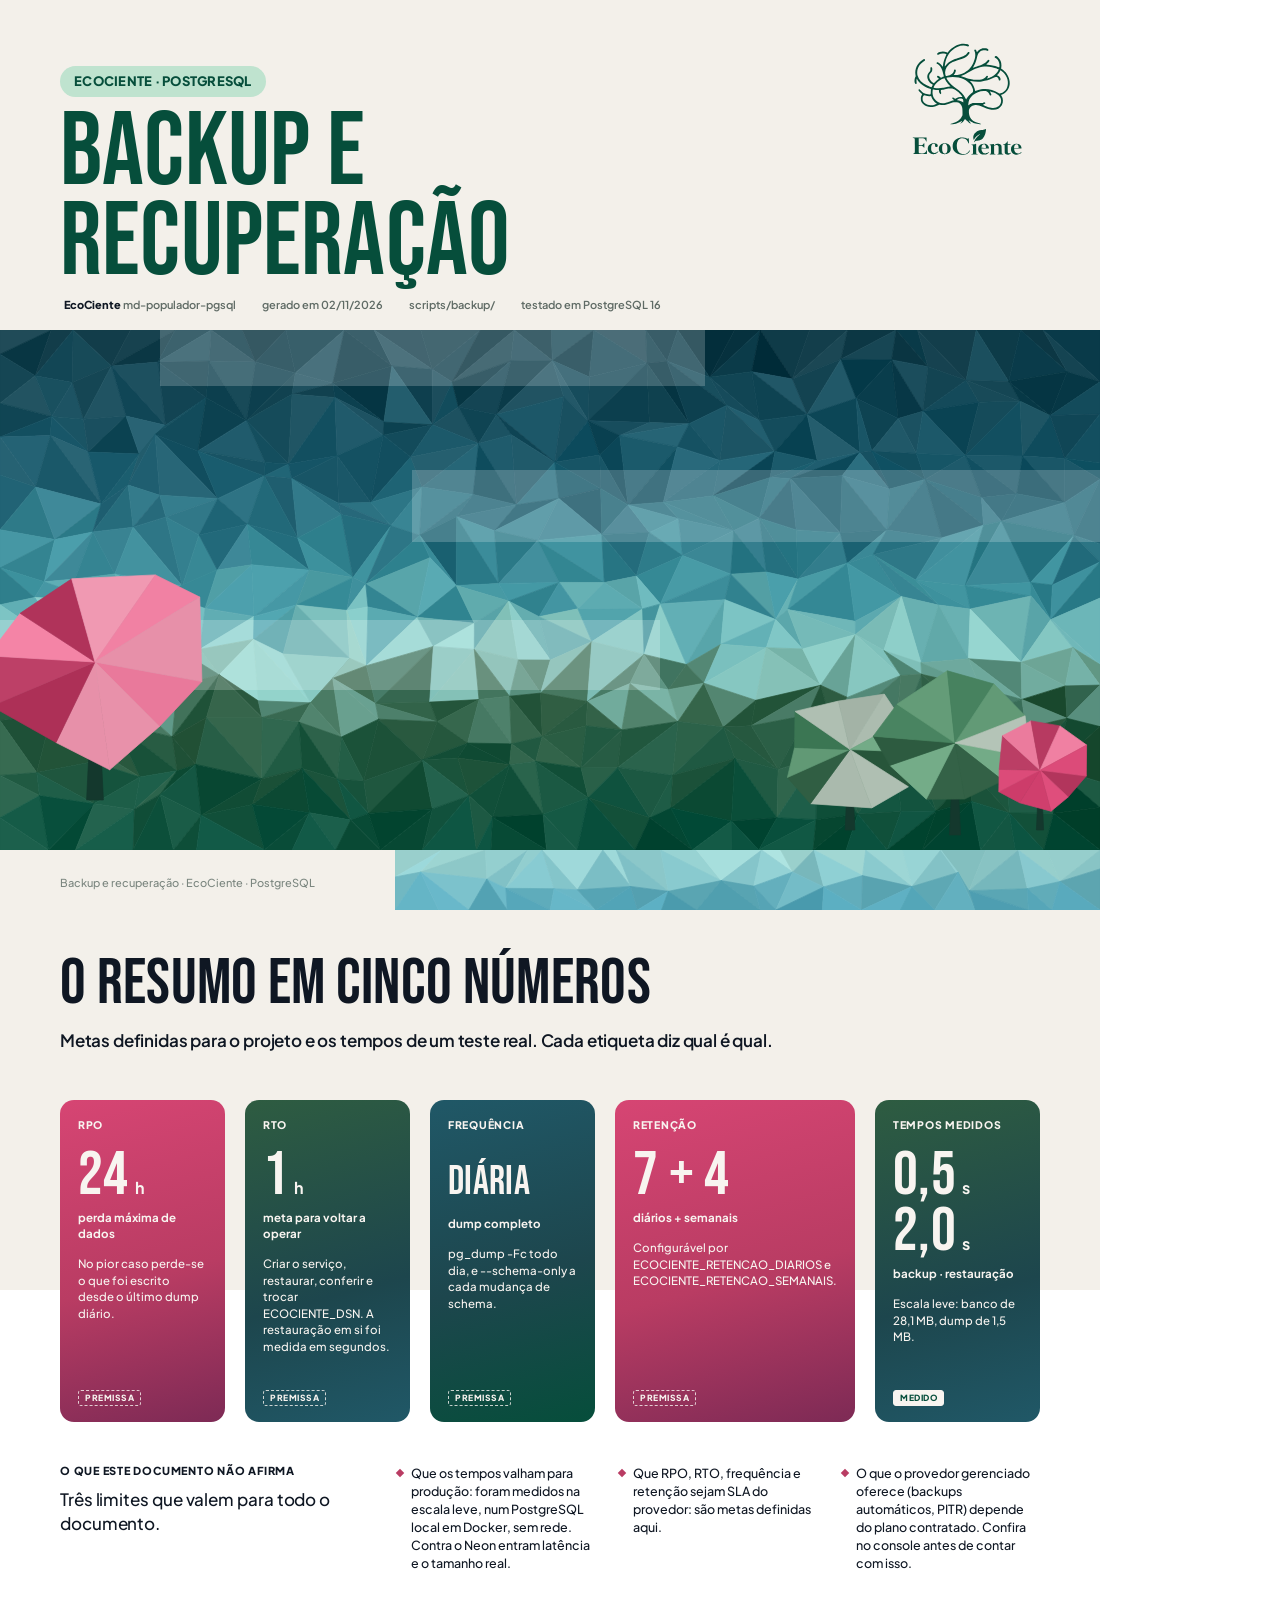
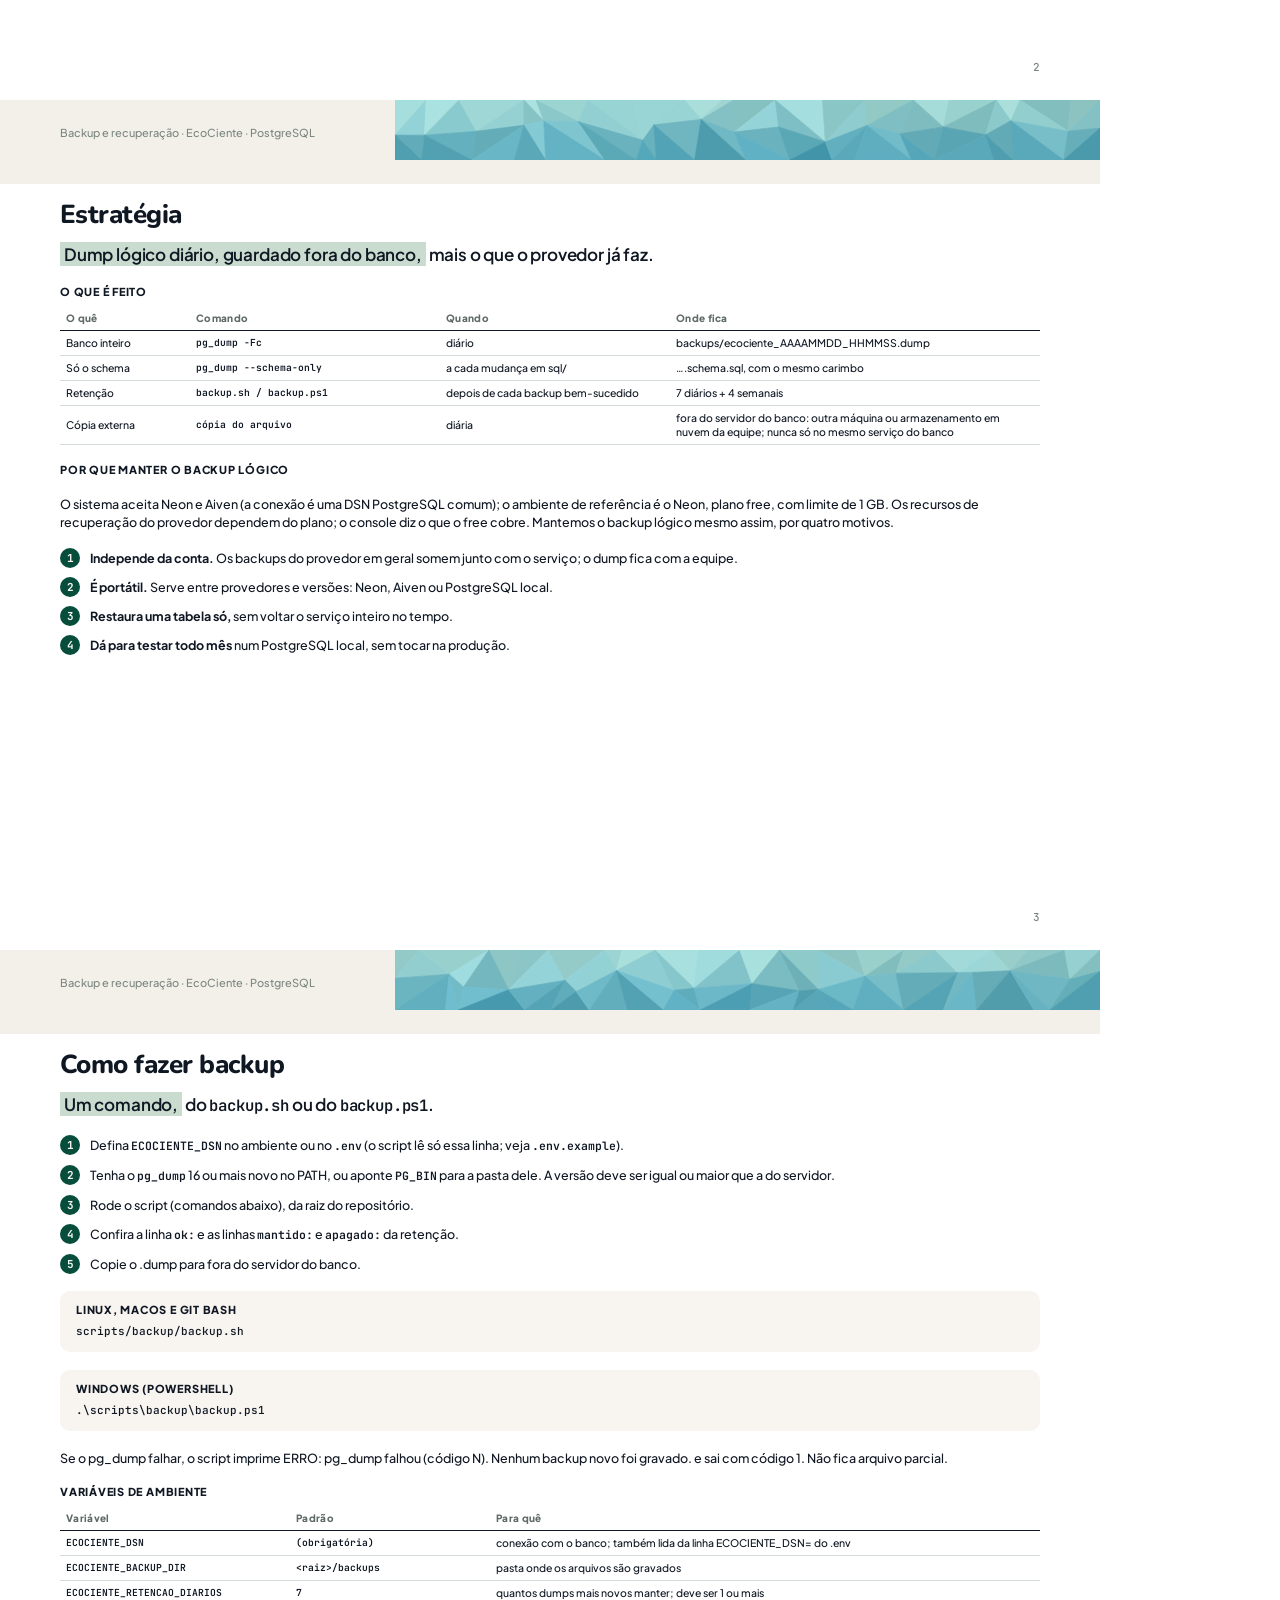
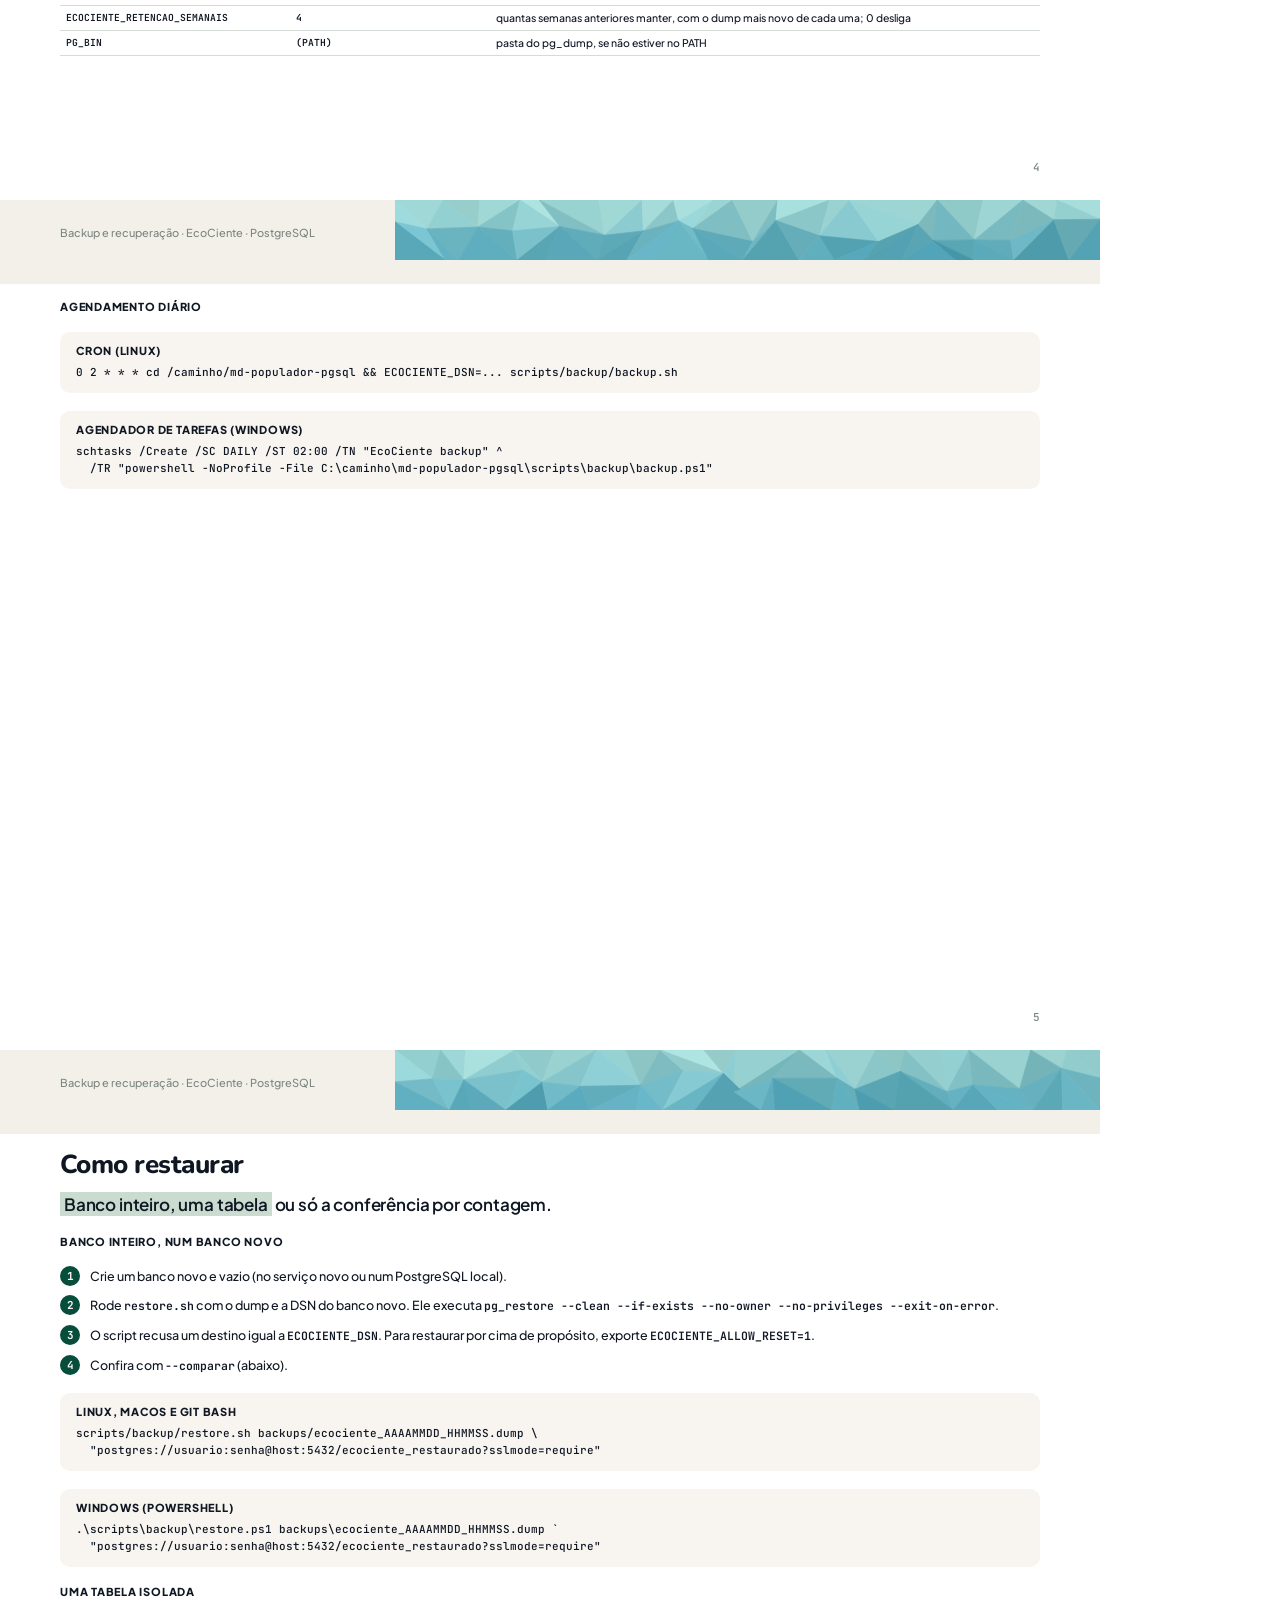
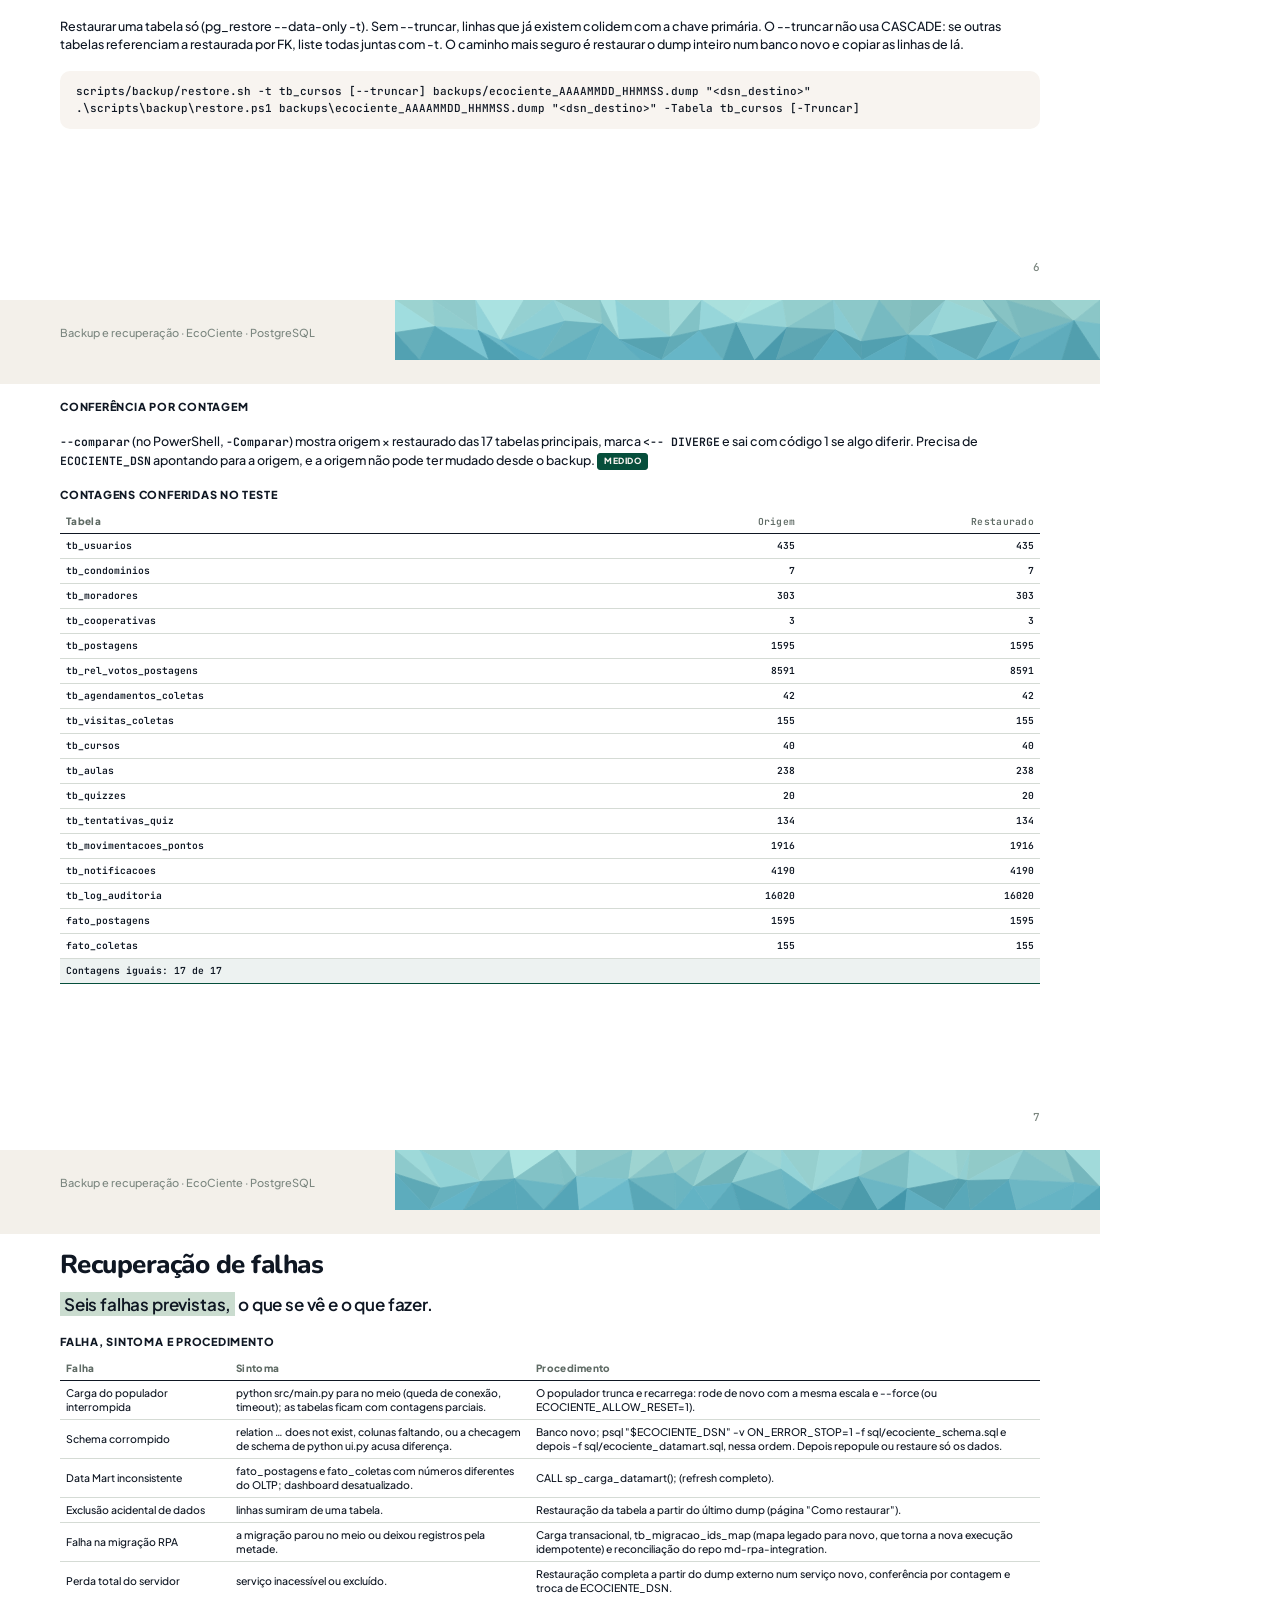
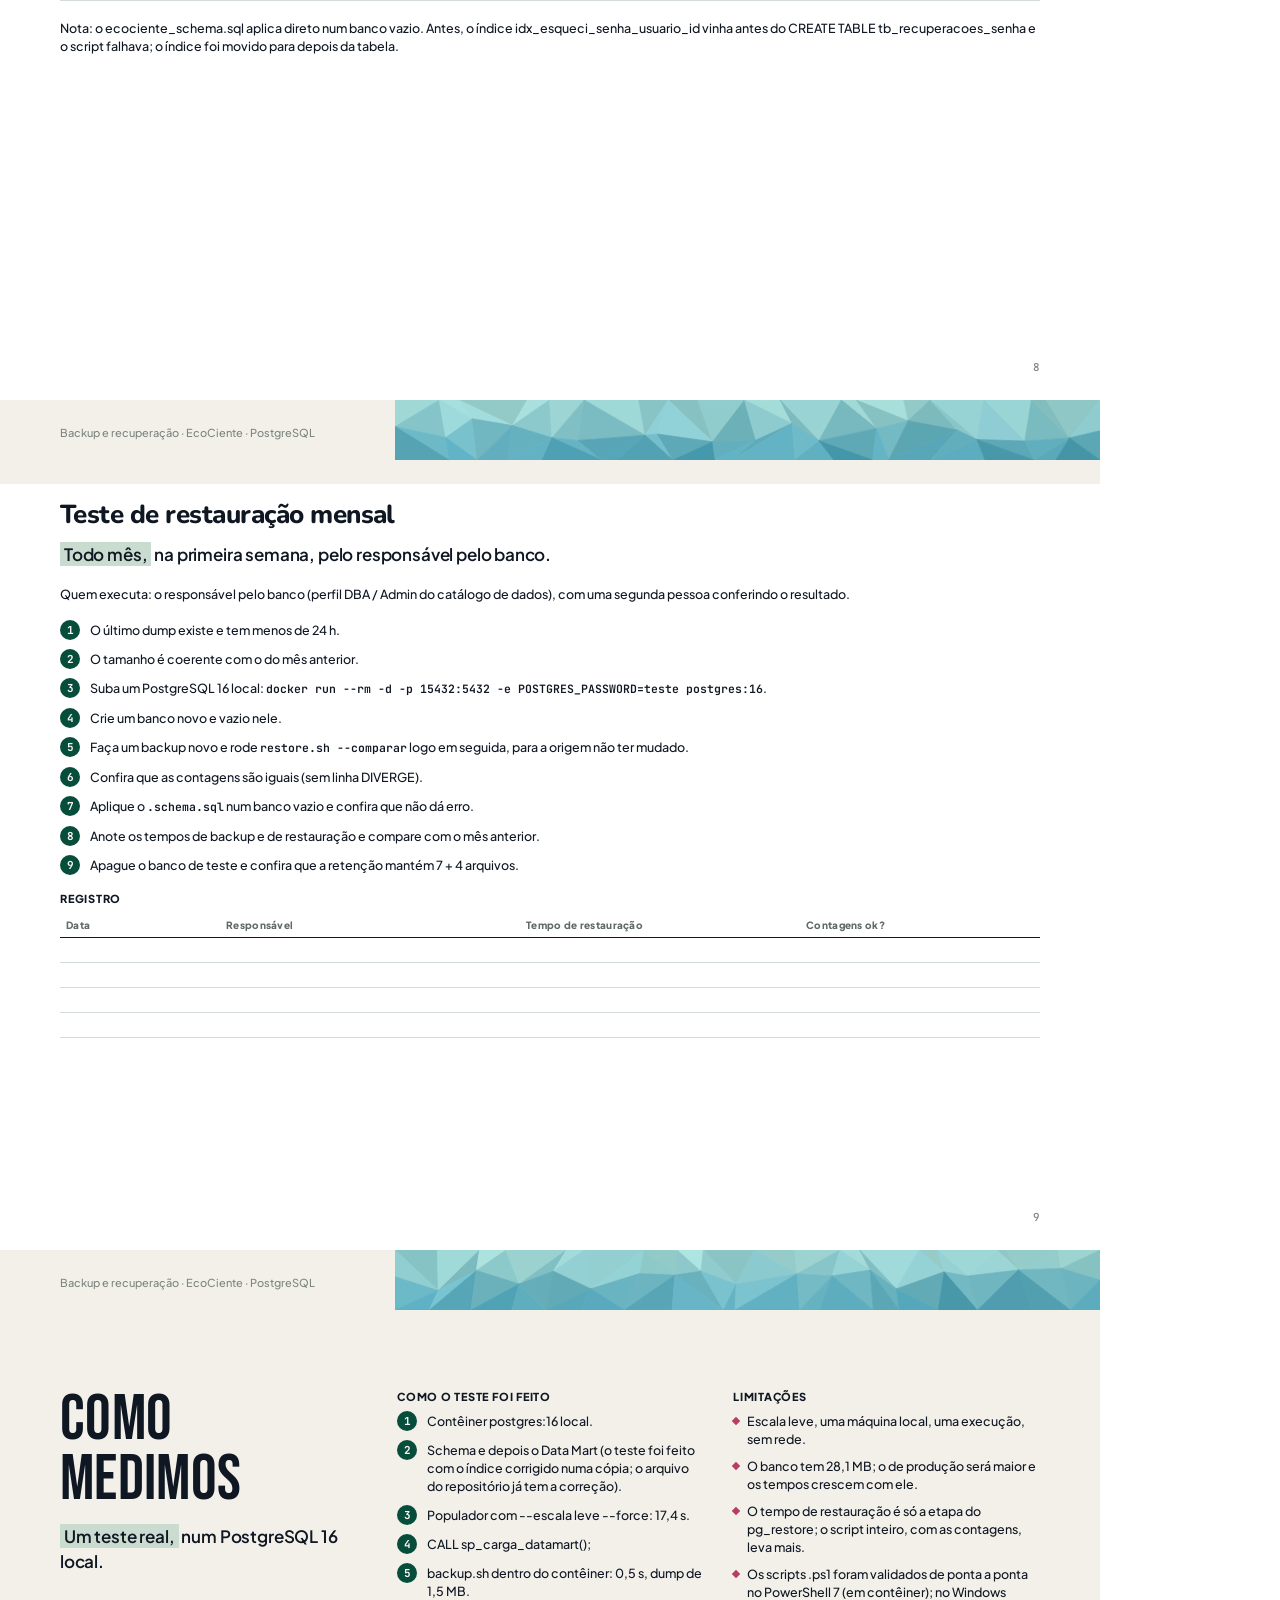
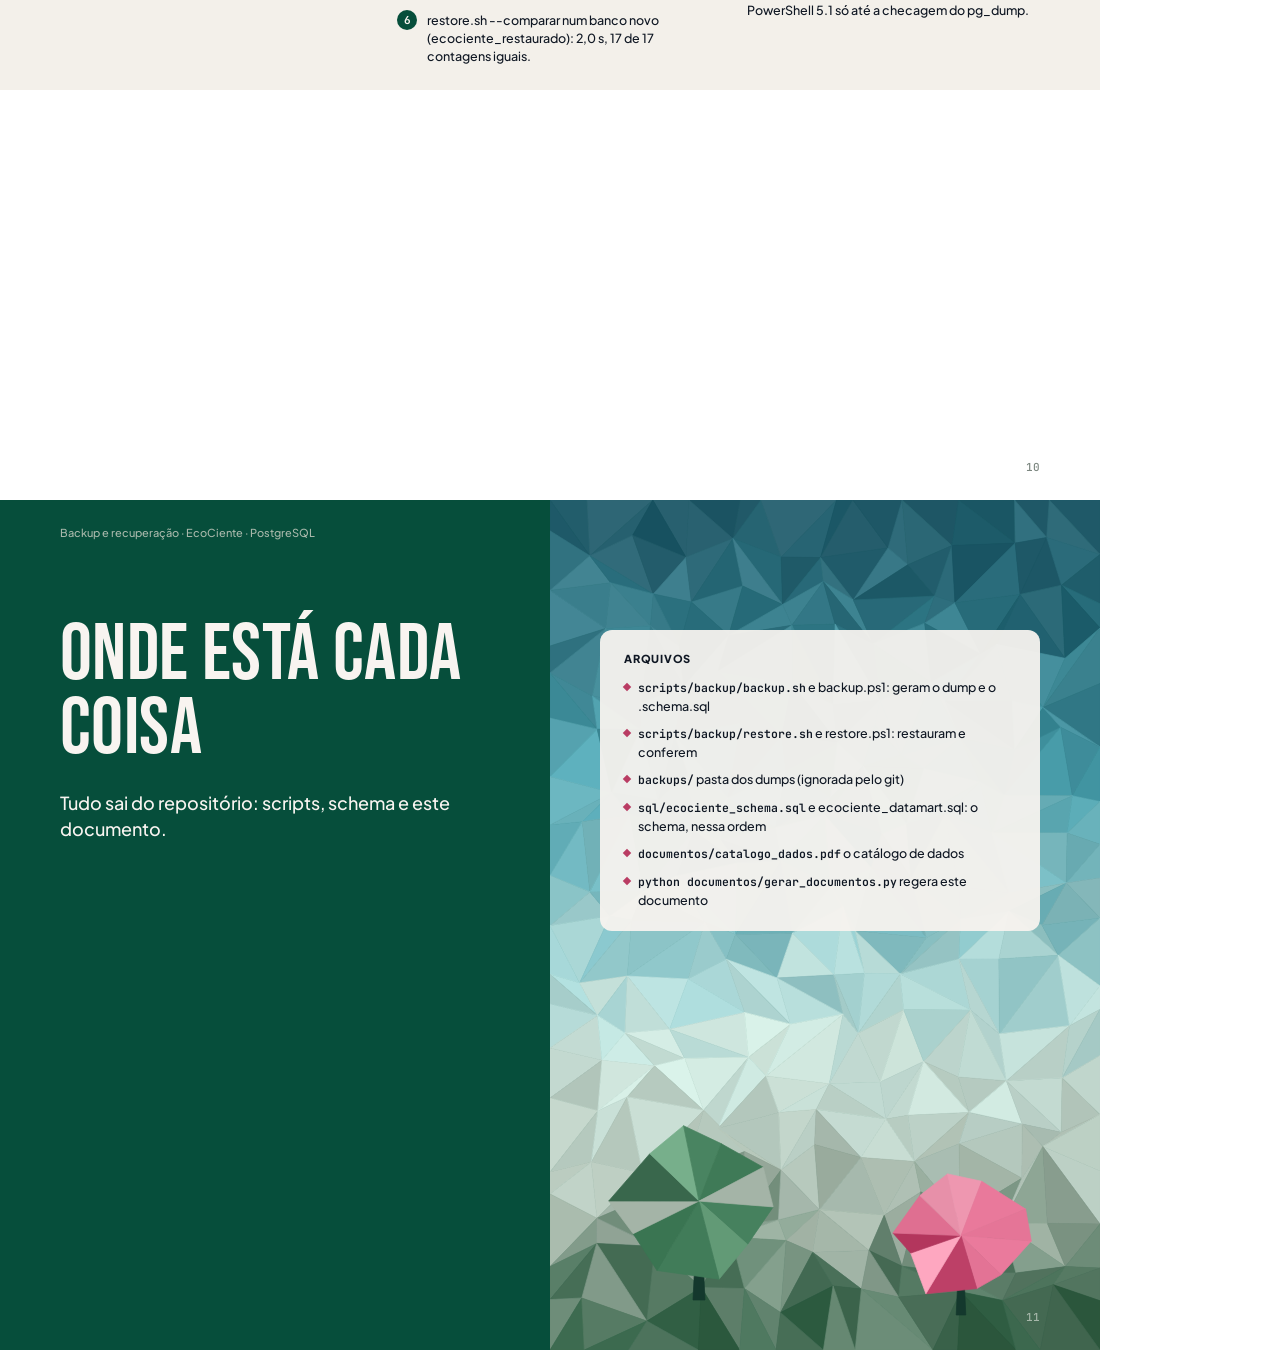
<file: documentos/backup_e_recuperacao.html>
<!doctype html>
<html lang="pt-BR">
<head>
<meta charset="utf-8">
<title>Backup e recuperação · EcoCiente</title>
<link rel="stylesheet" href="design/documento.css">
</head>
<body>
<section class="pg">
<div class="capa-topo"></div>
<div class="capa-chip">EcoCiente · PostgreSQL</div>
<img class="capa-logo" src="design/fontes/logo-verde.svg" alt="EcoCiente">
<div class="capa-titulo">Backup e<br>recuperação</div>
<div class="capa-meta"><span><b>EcoCiente</b> md-populador-pgsql</span><span>gerado em 02/11/2026</span><span>scripts/backup/</span><span>testado em PostgreSQL 16</span></div>
<div class="a" style="left:0px;top:330px"><svg xmlns="http://www.w3.org/2000/svg" viewBox="0 0 1100 520" width="1100" height="520" aria-hidden="true"><polygon points="0.0,0.0 51.2,0.0 0.0,24.2" fill="rgb(32,75,88)" stroke="rgb(32,75,88)" stroke-width="0.7" stroke-linejoin="round"/><polygon points="51.2,0.0 35.2,45.8 0.0,24.2" fill="rgb(8,54,67)" stroke="rgb(8,54,67)" stroke-width="0.7" stroke-linejoin="round"/><polygon points="51.2,0.0 73.1,0.0 35.2,45.8" fill="rgb(18,61,74)" stroke="rgb(18,61,74)" stroke-width="0.7" stroke-linejoin="round"/><polygon points="73.1,0.0 72.5,52.6 35.2,45.8" fill="rgb(18,70,85)" stroke="rgb(18,70,85)" stroke-width="0.7" stroke-linejoin="round"/><polygon points="73.1,0.0 130.5,0.0 111.4,36.0" fill="rgb(18,61,74)" stroke="rgb(18,61,74)" stroke-width="0.7" stroke-linejoin="round"/><polygon points="73.1,0.0 111.4,36.0 72.5,52.6" fill="rgb(23,74,88)" stroke="rgb(23,74,88)" stroke-width="0.7" stroke-linejoin="round"/><polygon points="130.5,0.0 175.3,0.0 111.4,36.0" fill="rgb(23,66,79)" stroke="rgb(23,66,79)" stroke-width="0.7" stroke-linejoin="round"/><polygon points="175.3,0.0 157.9,32.1 111.4,36.0" fill="rgb(11,55,68)" stroke="rgb(11,55,68)" stroke-width="0.7" stroke-linejoin="round"/><polygon points="175.3,0.0 211.2,0.0 157.9,32.1" fill="rgb(11,59,73)" stroke="rgb(11,59,73)" stroke-width="0.7" stroke-linejoin="round"/><polygon points="211.2,0.0 209.2,31.0 157.9,32.1" fill="rgb(30,79,93)" stroke="rgb(30,79,93)" stroke-width="0.7" stroke-linejoin="round"/><polygon points="211.2,0.0 242.3,0.0 255.5,32.0" fill="rgb(7,55,69)" stroke="rgb(7,55,69)" stroke-width="0.7" stroke-linejoin="round"/><polygon points="211.2,0.0 255.5,32.0 209.2,31.0" fill="rgb(24,70,84)" stroke="rgb(24,70,84)" stroke-width="0.7" stroke-linejoin="round"/><polygon points="242.3,0.0 285.9,0.0 255.5,32.0" fill="rgb(3,46,59)" stroke="rgb(3,46,59)" stroke-width="0.7" stroke-linejoin="round"/><polygon points="285.9,0.0 295.3,42.9 255.5,32.0" fill="rgb(6,54,68)" stroke="rgb(6,54,68)" stroke-width="0.7" stroke-linejoin="round"/><polygon points="285.9,0.0 344.4,0.0 295.3,42.9" fill="rgb(6,55,69)" stroke="rgb(6,55,69)" stroke-width="0.7" stroke-linejoin="round"/><polygon points="344.4,0.0 332.8,53.3 295.3,42.9" fill="rgb(28,78,92)" stroke="rgb(28,78,92)" stroke-width="0.7" stroke-linejoin="round"/><polygon points="344.4,0.0 374.1,0.0 391.9,36.0" fill="rgb(10,56,70)" stroke="rgb(10,56,70)" stroke-width="0.7" stroke-linejoin="round"/><polygon points="344.4,0.0 391.9,36.0 332.8,53.3" fill="rgb(6,52,66)" stroke="rgb(6,52,66)" stroke-width="0.7" stroke-linejoin="round"/><polygon points="374.1,0.0 420.7,0.0 432.2,39.3" fill="rgb(20,63,76)" stroke="rgb(20,63,76)" stroke-width="0.7" stroke-linejoin="round"/><polygon points="374.1,0.0 432.2,39.3 391.9,36.0" fill="rgb(32,79,93)" stroke="rgb(32,79,93)" stroke-width="0.7" stroke-linejoin="round"/><polygon points="420.7,0.0 480.4,0.0 432.2,39.3" fill="rgb(21,65,78)" stroke="rgb(21,65,78)" stroke-width="0.7" stroke-linejoin="round"/><polygon points="480.4,0.0 452.1,52.0 432.2,39.3" fill="rgb(19,65,79)" stroke="rgb(19,65,79)" stroke-width="0.7" stroke-linejoin="round"/><polygon points="480.4,0.0 514.3,0.0 452.1,52.0" fill="rgb(4,47,60)" stroke="rgb(4,47,60)" stroke-width="0.7" stroke-linejoin="round"/><polygon points="514.3,0.0 510.8,30.9 452.1,52.0" fill="rgb(25,70,83)" stroke="rgb(25,70,83)" stroke-width="0.7" stroke-linejoin="round"/><polygon points="514.3,0.0 551.4,0.0 552.3,30.6" fill="rgb(12,56,69)" stroke="rgb(12,56,69)" stroke-width="0.7" stroke-linejoin="round"/><polygon points="514.3,0.0 552.3,30.6 510.8,30.9" fill="rgb(26,73,87)" stroke="rgb(26,73,87)" stroke-width="0.7" stroke-linejoin="round"/><polygon points="551.4,0.0 593.8,0.0 552.3,30.6" fill="rgb(24,72,86)" stroke="rgb(24,72,86)" stroke-width="0.7" stroke-linejoin="round"/><polygon points="593.8,0.0 589.4,47.1 552.3,30.6" fill="rgb(7,54,68)" stroke="rgb(7,54,68)" stroke-width="0.7" stroke-linejoin="round"/><polygon points="593.8,0.0 645.8,0.0 646.9,33.3" fill="rgb(30,73,86)" stroke="rgb(30,73,86)" stroke-width="0.7" stroke-linejoin="round"/><polygon points="593.8,0.0 646.9,33.3 589.4,47.1" fill="rgb(22,72,87)" stroke="rgb(22,72,87)" stroke-width="0.7" stroke-linejoin="round"/><polygon points="645.8,0.0 677.8,0.0 667.1,31.3" fill="rgb(7,52,66)" stroke="rgb(7,52,66)" stroke-width="0.7" stroke-linejoin="round"/><polygon points="645.8,0.0 667.1,31.3 646.9,33.3" fill="rgb(15,62,76)" stroke="rgb(15,62,76)" stroke-width="0.7" stroke-linejoin="round"/><polygon points="677.8,0.0 734.6,0.0 709.6,47.2" fill="rgb(3,46,59)" stroke="rgb(3,46,59)" stroke-width="0.7" stroke-linejoin="round"/><polygon points="677.8,0.0 709.6,47.2 667.1,31.3" fill="rgb(17,65,79)" stroke="rgb(17,65,79)" stroke-width="0.7" stroke-linejoin="round"/><polygon points="734.6,0.0 760.2,0.0 709.6,47.2" fill="rgb(6,49,62)" stroke="rgb(6,49,62)" stroke-width="0.7" stroke-linejoin="round"/><polygon points="760.2,0.0 751.7,41.8 709.6,47.2" fill="rgb(11,59,73)" stroke="rgb(11,59,73)" stroke-width="0.7" stroke-linejoin="round"/><polygon points="760.2,0.0 809.6,0.0 792.4,49.0" fill="rgb(15,59,72)" stroke="rgb(15,59,72)" stroke-width="0.7" stroke-linejoin="round"/><polygon points="760.2,0.0 792.4,49.0 751.7,41.8" fill="rgb(0,43,56)" stroke="rgb(0,43,56)" stroke-width="0.7" stroke-linejoin="round"/><polygon points="809.6,0.0 847.6,0.0 792.4,49.0" fill="rgb(19,62,75)" stroke="rgb(19,62,75)" stroke-width="0.7" stroke-linejoin="round"/><polygon points="847.6,0.0 840.9,29.2 792.4,49.0" fill="rgb(27,71,84)" stroke="rgb(27,71,84)" stroke-width="0.7" stroke-linejoin="round"/><polygon points="847.6,0.0 896.2,0.0 840.9,29.2" fill="rgb(12,55,68)" stroke="rgb(12,55,68)" stroke-width="0.7" stroke-linejoin="round"/><polygon points="896.2,0.0 891.6,29.9 840.9,29.2" fill="rgb(23,70,84)" stroke="rgb(23,70,84)" stroke-width="0.7" stroke-linejoin="round"/><polygon points="896.2,0.0 917.5,0.0 928.0,36.8" fill="rgb(9,58,72)" stroke="rgb(9,58,72)" stroke-width="0.7" stroke-linejoin="round"/><polygon points="896.2,0.0 928.0,36.8 891.6,29.9" fill="rgb(10,53,66)" stroke="rgb(10,53,66)" stroke-width="0.7" stroke-linejoin="round"/><polygon points="917.5,0.0 976.3,0.0 966.1,50.3" fill="rgb(19,62,75)" stroke="rgb(19,62,75)" stroke-width="0.7" stroke-linejoin="round"/><polygon points="917.5,0.0 966.1,50.3 928.0,36.8" fill="rgb(22,66,80)" stroke="rgb(22,66,80)" stroke-width="0.7" stroke-linejoin="round"/><polygon points="976.3,0.0 1020.6,0.0 1008.7,51.5" fill="rgb(13,59,72)" stroke="rgb(13,59,72)" stroke-width="0.7" stroke-linejoin="round"/><polygon points="976.3,0.0 1008.7,51.5 966.1,50.3" fill="rgb(27,79,94)" stroke="rgb(27,79,94)" stroke-width="0.7" stroke-linejoin="round"/><polygon points="1020.6,0.0 1043.1,0.0 1067.2,41.8" fill="rgb(12,55,68)" stroke="rgb(12,55,68)" stroke-width="0.7" stroke-linejoin="round"/><polygon points="1020.6,0.0 1067.2,41.8 1008.7,51.5" fill="rgb(10,59,74)" stroke="rgb(10,59,74)" stroke-width="0.7" stroke-linejoin="round"/><polygon points="1043.1,0.0 1100.0,0.0 1100.0,51.8" fill="rgb(9,58,73)" stroke="rgb(9,58,73)" stroke-width="0.7" stroke-linejoin="round"/><polygon points="1043.1,0.0 1100.0,51.8 1067.2,41.8" fill="rgb(21,68,82)" stroke="rgb(21,68,82)" stroke-width="0.7" stroke-linejoin="round"/><polygon points="0.0,24.2 35.2,45.8 0.0,73.2" fill="rgb(21,70,84)" stroke="rgb(21,70,84)" stroke-width="0.7" stroke-linejoin="round"/><polygon points="35.2,45.8 51.7,86.4 0.0,73.2" fill="rgb(34,83,97)" stroke="rgb(34,83,97)" stroke-width="0.7" stroke-linejoin="round"/><polygon points="35.2,45.8 72.5,52.6 51.7,86.4" fill="rgb(25,80,95)" stroke="rgb(25,80,95)" stroke-width="0.7" stroke-linejoin="round"/><polygon points="72.5,52.6 83.5,89.2 51.7,86.4" fill="rgb(29,83,99)" stroke="rgb(29,83,99)" stroke-width="0.7" stroke-linejoin="round"/><polygon points="72.5,52.6 111.4,36.0 83.5,89.2" fill="rgb(21,70,84)" stroke="rgb(21,70,84)" stroke-width="0.7" stroke-linejoin="round"/><polygon points="111.4,36.0 126.0,86.1 83.5,89.2" fill="rgb(32,83,98)" stroke="rgb(32,83,98)" stroke-width="0.7" stroke-linejoin="round"/><polygon points="111.4,36.0 157.9,32.1 165.5,95.3" fill="rgb(29,80,95)" stroke="rgb(29,80,95)" stroke-width="0.7" stroke-linejoin="round"/><polygon points="111.4,36.0 165.5,95.3 126.0,86.1" fill="rgb(16,70,86)" stroke="rgb(16,70,86)" stroke-width="0.7" stroke-linejoin="round"/><polygon points="157.9,32.1 209.2,31.0 206.2,67.7" fill="rgb(16,64,78)" stroke="rgb(16,64,78)" stroke-width="0.7" stroke-linejoin="round"/><polygon points="157.9,32.1 206.2,67.7 165.5,95.3" fill="rgb(18,68,83)" stroke="rgb(18,68,83)" stroke-width="0.7" stroke-linejoin="round"/><polygon points="209.2,31.0 255.5,32.0 246.5,90.4" fill="rgb(24,74,88)" stroke="rgb(24,74,88)" stroke-width="0.7" stroke-linejoin="round"/><polygon points="209.2,31.0 246.5,90.4 206.2,67.7" fill="rgb(12,63,78)" stroke="rgb(12,63,78)" stroke-width="0.7" stroke-linejoin="round"/><polygon points="255.5,32.0 295.3,42.9 246.5,90.4" fill="rgb(13,63,78)" stroke="rgb(13,63,78)" stroke-width="0.7" stroke-linejoin="round"/><polygon points="295.3,42.9 292.1,64.3 246.5,90.4" fill="rgb(17,66,80)" stroke="rgb(17,66,80)" stroke-width="0.7" stroke-linejoin="round"/><polygon points="295.3,42.9 332.8,53.3 292.1,64.3" fill="rgb(30,80,95)" stroke="rgb(30,80,95)" stroke-width="0.7" stroke-linejoin="round"/><polygon points="332.8,53.3 334.9,67.5 292.1,64.3" fill="rgb(17,65,79)" stroke="rgb(17,65,79)" stroke-width="0.7" stroke-linejoin="round"/><polygon points="332.8,53.3 391.9,36.0 383.9,92.1" fill="rgb(5,53,67)" stroke="rgb(5,53,67)" stroke-width="0.7" stroke-linejoin="round"/><polygon points="332.8,53.3 383.9,92.1 334.9,67.5" fill="rgb(12,64,79)" stroke="rgb(12,64,79)" stroke-width="0.7" stroke-linejoin="round"/><polygon points="391.9,36.0 432.2,39.3 432.6,94.8" fill="rgb(14,63,78)" stroke="rgb(14,63,78)" stroke-width="0.7" stroke-linejoin="round"/><polygon points="391.9,36.0 432.6,94.8 383.9,92.1" fill="rgb(35,93,109)" stroke="rgb(35,93,109)" stroke-width="0.7" stroke-linejoin="round"/><polygon points="432.2,39.3 452.1,52.0 432.6,94.8" fill="rgb(28,77,92)" stroke="rgb(28,77,92)" stroke-width="0.7" stroke-linejoin="round"/><polygon points="452.1,52.0 458.4,77.0 432.6,94.8" fill="rgb(18,76,92)" stroke="rgb(18,76,92)" stroke-width="0.7" stroke-linejoin="round"/><polygon points="452.1,52.0 510.8,30.9 458.4,77.0" fill="rgb(6,53,66)" stroke="rgb(6,53,66)" stroke-width="0.7" stroke-linejoin="round"/><polygon points="510.8,30.9 496.6,84.4 458.4,77.0" fill="rgb(20,69,84)" stroke="rgb(20,69,84)" stroke-width="0.7" stroke-linejoin="round"/><polygon points="510.8,30.9 552.3,30.6 496.6,84.4" fill="rgb(11,59,73)" stroke="rgb(11,59,73)" stroke-width="0.7" stroke-linejoin="round"/><polygon points="552.3,30.6 563.7,66.7 496.6,84.4" fill="rgb(33,83,98)" stroke="rgb(33,83,98)" stroke-width="0.7" stroke-linejoin="round"/><polygon points="552.3,30.6 589.4,47.1 588.2,90.7" fill="rgb(22,76,92)" stroke="rgb(22,76,92)" stroke-width="0.7" stroke-linejoin="round"/><polygon points="552.3,30.6 588.2,90.7 563.7,66.7" fill="rgb(35,88,104)" stroke="rgb(35,88,104)" stroke-width="0.7" stroke-linejoin="round"/><polygon points="589.4,47.1 646.9,33.3 588.2,90.7" fill="rgb(22,74,89)" stroke="rgb(22,74,89)" stroke-width="0.7" stroke-linejoin="round"/><polygon points="646.9,33.3 649.3,92.6 588.2,90.7" fill="rgb(12,63,78)" stroke="rgb(12,63,78)" stroke-width="0.7" stroke-linejoin="round"/><polygon points="646.9,33.3 667.1,31.3 689.1,93.8" fill="rgb(5,52,66)" stroke="rgb(5,52,66)" stroke-width="0.7" stroke-linejoin="round"/><polygon points="646.9,33.3 689.1,93.8 649.3,92.6" fill="rgb(15,65,79)" stroke="rgb(15,65,79)" stroke-width="0.7" stroke-linejoin="round"/><polygon points="667.1,31.3 709.6,47.2 726.6,75.4" fill="rgb(24,78,93)" stroke="rgb(24,78,93)" stroke-width="0.7" stroke-linejoin="round"/><polygon points="667.1,31.3 726.6,75.4 689.1,93.8" fill="rgb(13,64,79)" stroke="rgb(13,64,79)" stroke-width="0.7" stroke-linejoin="round"/><polygon points="709.6,47.2 751.7,41.8 759.4,90.5" fill="rgb(17,69,84)" stroke="rgb(17,69,84)" stroke-width="0.7" stroke-linejoin="round"/><polygon points="709.6,47.2 759.4,90.5 726.6,75.4" fill="rgb(22,75,91)" stroke="rgb(22,75,91)" stroke-width="0.7" stroke-linejoin="round"/><polygon points="751.7,41.8 792.4,49.0 807.2,84.5" fill="rgb(33,87,103)" stroke="rgb(33,87,103)" stroke-width="0.7" stroke-linejoin="round"/><polygon points="751.7,41.8 807.2,84.5 759.4,90.5" fill="rgb(14,67,82)" stroke="rgb(14,67,82)" stroke-width="0.7" stroke-linejoin="round"/><polygon points="792.4,49.0 840.9,29.2 807.2,84.5" fill="rgb(19,67,81)" stroke="rgb(19,67,81)" stroke-width="0.7" stroke-linejoin="round"/><polygon points="840.9,29.2 856.2,68.3 807.2,84.5" fill="rgb(33,88,104)" stroke="rgb(33,88,104)" stroke-width="0.7" stroke-linejoin="round"/><polygon points="840.9,29.2 891.6,29.9 856.2,68.3" fill="rgb(4,57,72)" stroke="rgb(4,57,72)" stroke-width="0.7" stroke-linejoin="round"/><polygon points="891.6,29.9 898.2,88.5 856.2,68.3" fill="rgb(9,61,76)" stroke="rgb(9,61,76)" stroke-width="0.7" stroke-linejoin="round"/><polygon points="891.6,29.9 928.0,36.8 922.9,81.3" fill="rgb(27,77,92)" stroke="rgb(27,77,92)" stroke-width="0.7" stroke-linejoin="round"/><polygon points="891.6,29.9 922.9,81.3 898.2,88.5" fill="rgb(7,55,70)" stroke="rgb(7,55,70)" stroke-width="0.7" stroke-linejoin="round"/><polygon points="928.0,36.8 966.1,50.3 922.9,81.3" fill="rgb(19,68,82)" stroke="rgb(19,68,82)" stroke-width="0.7" stroke-linejoin="round"/><polygon points="966.1,50.3 979.0,72.2 922.9,81.3" fill="rgb(20,74,90)" stroke="rgb(20,74,90)" stroke-width="0.7" stroke-linejoin="round"/><polygon points="966.1,50.3 1008.7,51.5 1020.1,71.2" fill="rgb(21,70,84)" stroke="rgb(21,70,84)" stroke-width="0.7" stroke-linejoin="round"/><polygon points="966.1,50.3 1020.1,71.2 979.0,72.2" fill="rgb(24,74,88)" stroke="rgb(24,74,88)" stroke-width="0.7" stroke-linejoin="round"/><polygon points="1008.7,51.5 1067.2,41.8 1050.1,85.6" fill="rgb(5,53,67)" stroke="rgb(5,53,67)" stroke-width="0.7" stroke-linejoin="round"/><polygon points="1008.7,51.5 1050.1,85.6 1020.1,71.2" fill="rgb(7,56,70)" stroke="rgb(7,56,70)" stroke-width="0.7" stroke-linejoin="round"/><polygon points="1067.2,41.8 1100.0,51.8 1050.1,85.6" fill="rgb(6,55,69)" stroke="rgb(6,55,69)" stroke-width="0.7" stroke-linejoin="round"/><polygon points="1100.0,51.8 1100.0,84.0 1050.1,85.6" fill="rgb(19,75,91)" stroke="rgb(19,75,91)" stroke-width="0.7" stroke-linejoin="round"/><polygon points="0.0,73.2 51.7,86.4 0.0,107.1" fill="rgb(16,69,84)" stroke="rgb(16,69,84)" stroke-width="0.7" stroke-linejoin="round"/><polygon points="51.7,86.4 50.3,105.6 0.0,107.1" fill="rgb(19,79,96)" stroke="rgb(19,79,96)" stroke-width="0.7" stroke-linejoin="round"/><polygon points="51.7,86.4 83.5,89.2 88.2,122.1" fill="rgb(26,84,100)" stroke="rgb(26,84,100)" stroke-width="0.7" stroke-linejoin="round"/><polygon points="51.7,86.4 88.2,122.1 50.3,105.6" fill="rgb(24,86,104)" stroke="rgb(24,86,104)" stroke-width="0.7" stroke-linejoin="round"/><polygon points="83.5,89.2 126.0,86.1 88.2,122.1" fill="rgb(26,79,95)" stroke="rgb(26,79,95)" stroke-width="0.7" stroke-linejoin="round"/><polygon points="126.0,86.1 139.3,124.0 88.2,122.1" fill="rgb(11,66,81)" stroke="rgb(11,66,81)" stroke-width="0.7" stroke-linejoin="round"/><polygon points="126.0,86.1 165.5,95.3 139.3,124.0" fill="rgb(41,99,116)" stroke="rgb(41,99,116)" stroke-width="0.7" stroke-linejoin="round"/><polygon points="165.5,95.3 155.2,104.5 139.3,124.0" fill="rgb(35,95,111)" stroke="rgb(35,95,111)" stroke-width="0.7" stroke-linejoin="round"/><polygon points="165.5,95.3 206.2,67.7 155.2,104.5" fill="rgb(23,82,98)" stroke="rgb(23,82,98)" stroke-width="0.7" stroke-linejoin="round"/><polygon points="206.2,67.7 197.9,120.9 155.2,104.5" fill="rgb(18,75,91)" stroke="rgb(18,75,91)" stroke-width="0.7" stroke-linejoin="round"/><polygon points="206.2,67.7 246.5,90.4 197.9,120.9" fill="rgb(12,65,80)" stroke="rgb(12,65,80)" stroke-width="0.7" stroke-linejoin="round"/><polygon points="246.5,90.4 265.2,132.5 197.9,120.9" fill="rgb(32,91,108)" stroke="rgb(32,91,108)" stroke-width="0.7" stroke-linejoin="round"/><polygon points="246.5,90.4 292.1,64.3 288.6,134.1" fill="rgb(21,75,90)" stroke="rgb(21,75,90)" stroke-width="0.7" stroke-linejoin="round"/><polygon points="246.5,90.4 288.6,134.1 265.2,132.5" fill="rgb(20,78,94)" stroke="rgb(20,78,94)" stroke-width="0.7" stroke-linejoin="round"/><polygon points="292.1,64.3 334.9,67.5 288.6,134.1" fill="rgb(32,85,100)" stroke="rgb(32,85,100)" stroke-width="0.7" stroke-linejoin="round"/><polygon points="334.9,67.5 337.1,125.8 288.6,134.1" fill="rgb(18,79,96)" stroke="rgb(18,79,96)" stroke-width="0.7" stroke-linejoin="round"/><polygon points="334.9,67.5 383.9,92.1 383.2,105.2" fill="rgb(29,82,98)" stroke="rgb(29,82,98)" stroke-width="0.7" stroke-linejoin="round"/><polygon points="334.9,67.5 383.2,105.2 337.1,125.8" fill="rgb(32,90,107)" stroke="rgb(32,90,107)" stroke-width="0.7" stroke-linejoin="round"/><polygon points="383.9,92.1 432.6,94.8 383.2,105.2" fill="rgb(12,65,80)" stroke="rgb(12,65,80)" stroke-width="0.7" stroke-linejoin="round"/><polygon points="432.6,94.8 410.7,127.0 383.2,105.2" fill="rgb(19,75,91)" stroke="rgb(19,75,91)" stroke-width="0.7" stroke-linejoin="round"/><polygon points="432.6,94.8 458.4,77.0 478.6,113.6" fill="rgb(29,81,96)" stroke="rgb(29,81,96)" stroke-width="0.7" stroke-linejoin="round"/><polygon points="432.6,94.8 478.6,113.6 410.7,127.0" fill="rgb(28,89,106)" stroke="rgb(28,89,106)" stroke-width="0.7" stroke-linejoin="round"/><polygon points="458.4,77.0 496.6,84.4 478.6,113.6" fill="rgb(15,68,83)" stroke="rgb(15,68,83)" stroke-width="0.7" stroke-linejoin="round"/><polygon points="496.6,84.4 511.3,104.8 478.6,113.6" fill="rgb(27,82,98)" stroke="rgb(27,82,98)" stroke-width="0.7" stroke-linejoin="round"/><polygon points="496.6,84.4 563.7,66.7 554.8,132.2" fill="rgb(28,87,104)" stroke="rgb(28,87,104)" stroke-width="0.7" stroke-linejoin="round"/><polygon points="496.6,84.4 554.8,132.2 511.3,104.8" fill="rgb(14,68,84)" stroke="rgb(14,68,84)" stroke-width="0.7" stroke-linejoin="round"/><polygon points="563.7,66.7 588.2,90.7 554.8,132.2" fill="rgb(25,80,96)" stroke="rgb(25,80,96)" stroke-width="0.7" stroke-linejoin="round"/><polygon points="588.2,90.7 599.7,125.1 554.8,132.2" fill="rgb(12,74,92)" stroke="rgb(12,74,92)" stroke-width="0.7" stroke-linejoin="round"/><polygon points="588.2,90.7 649.3,92.6 619.7,105.5" fill="rgb(23,77,93)" stroke="rgb(23,77,93)" stroke-width="0.7" stroke-linejoin="round"/><polygon points="588.2,90.7 619.7,105.5 599.7,125.1" fill="rgb(9,64,80)" stroke="rgb(9,64,80)" stroke-width="0.7" stroke-linejoin="round"/><polygon points="649.3,92.6 689.1,93.8 619.7,105.5" fill="rgb(35,91,107)" stroke="rgb(35,91,107)" stroke-width="0.7" stroke-linejoin="round"/><polygon points="689.1,93.8 677.2,116.9 619.7,105.5" fill="rgb(38,100,117)" stroke="rgb(38,100,117)" stroke-width="0.7" stroke-linejoin="round"/><polygon points="689.1,93.8 726.6,75.4 719.9,130.4" fill="rgb(27,86,103)" stroke="rgb(27,86,103)" stroke-width="0.7" stroke-linejoin="round"/><polygon points="689.1,93.8 719.9,130.4 677.2,116.9" fill="rgb(21,81,98)" stroke="rgb(21,81,98)" stroke-width="0.7" stroke-linejoin="round"/><polygon points="726.6,75.4 759.4,90.5 775.0,121.4" fill="rgb(34,94,111)" stroke="rgb(34,94,111)" stroke-width="0.7" stroke-linejoin="round"/><polygon points="726.6,75.4 775.0,121.4 719.9,130.4" fill="rgb(28,84,100)" stroke="rgb(28,84,100)" stroke-width="0.7" stroke-linejoin="round"/><polygon points="759.4,90.5 807.2,84.5 775.0,121.4" fill="rgb(20,76,92)" stroke="rgb(20,76,92)" stroke-width="0.7" stroke-linejoin="round"/><polygon points="807.2,84.5 817.3,130.8 775.0,121.4" fill="rgb(7,65,81)" stroke="rgb(7,65,81)" stroke-width="0.7" stroke-linejoin="round"/><polygon points="807.2,84.5 856.2,68.3 859.8,122.6" fill="rgb(12,70,86)" stroke="rgb(12,70,86)" stroke-width="0.7" stroke-linejoin="round"/><polygon points="807.2,84.5 859.8,122.6 817.3,130.8" fill="rgb(36,93,109)" stroke="rgb(36,93,109)" stroke-width="0.7" stroke-linejoin="round"/><polygon points="856.2,68.3 898.2,88.5 871.8,121.1" fill="rgb(14,67,82)" stroke="rgb(14,67,82)" stroke-width="0.7" stroke-linejoin="round"/><polygon points="856.2,68.3 871.8,121.1 859.8,122.6" fill="rgb(25,85,102)" stroke="rgb(25,85,102)" stroke-width="0.7" stroke-linejoin="round"/><polygon points="898.2,88.5 922.9,81.3 916.4,123.5" fill="rgb(27,81,97)" stroke="rgb(27,81,97)" stroke-width="0.7" stroke-linejoin="round"/><polygon points="898.2,88.5 916.4,123.5 871.8,121.1" fill="rgb(32,88,104)" stroke="rgb(32,88,104)" stroke-width="0.7" stroke-linejoin="round"/><polygon points="922.9,81.3 979.0,72.2 965.5,125.6" fill="rgb(10,67,83)" stroke="rgb(10,67,83)" stroke-width="0.7" stroke-linejoin="round"/><polygon points="922.9,81.3 965.5,125.6 916.4,123.5" fill="rgb(28,88,105)" stroke="rgb(28,88,105)" stroke-width="0.7" stroke-linejoin="round"/><polygon points="979.0,72.2 1020.1,71.2 965.5,125.6" fill="rgb(21,75,90)" stroke="rgb(21,75,90)" stroke-width="0.7" stroke-linejoin="round"/><polygon points="1020.1,71.2 1022.5,126.1 965.5,125.6" fill="rgb(18,79,96)" stroke="rgb(18,79,96)" stroke-width="0.7" stroke-linejoin="round"/><polygon points="1020.1,71.2 1050.1,85.6 1022.5,126.1" fill="rgb(30,85,100)" stroke="rgb(30,85,100)" stroke-width="0.7" stroke-linejoin="round"/><polygon points="1050.1,85.6 1064.8,128.6 1022.5,126.1" fill="rgb(15,75,92)" stroke="rgb(15,75,92)" stroke-width="0.7" stroke-linejoin="round"/><polygon points="1050.1,85.6 1100.0,84.0 1064.8,128.6" fill="rgb(16,70,86)" stroke="rgb(16,70,86)" stroke-width="0.7" stroke-linejoin="round"/><polygon points="1100.0,84.0 1100.0,133.1 1064.8,128.6" fill="rgb(19,79,96)" stroke="rgb(19,79,96)" stroke-width="0.7" stroke-linejoin="round"/><polygon points="0.0,107.1 50.3,105.6 35.5,157.1" fill="rgb(36,98,116)" stroke="rgb(36,98,116)" stroke-width="0.7" stroke-linejoin="round"/><polygon points="0.0,107.1 35.5,157.1 0.0,145.1" fill="rgb(38,98,115)" stroke="rgb(38,98,115)" stroke-width="0.7" stroke-linejoin="round"/><polygon points="50.3,105.6 88.2,122.1 101.1,174.1" fill="rgb(41,100,116)" stroke="rgb(41,100,116)" stroke-width="0.7" stroke-linejoin="round"/><polygon points="50.3,105.6 101.1,174.1 35.5,157.1" fill="rgb(26,88,105)" stroke="rgb(26,88,105)" stroke-width="0.7" stroke-linejoin="round"/><polygon points="88.2,122.1 139.3,124.0 101.1,174.1" fill="rgb(23,88,106)" stroke="rgb(23,88,106)" stroke-width="0.7" stroke-linejoin="round"/><polygon points="139.3,124.0 128.2,155.1 101.1,174.1" fill="rgb(27,94,111)" stroke="rgb(27,94,111)" stroke-width="0.7" stroke-linejoin="round"/><polygon points="139.3,124.0 155.2,104.5 128.2,155.1" fill="rgb(34,92,108)" stroke="rgb(34,92,108)" stroke-width="0.7" stroke-linejoin="round"/><polygon points="155.2,104.5 159.8,165.3 128.2,155.1" fill="rgb(31,94,112)" stroke="rgb(31,94,112)" stroke-width="0.7" stroke-linejoin="round"/><polygon points="155.2,104.5 197.9,120.9 217.7,168.7" fill="rgb(17,77,94)" stroke="rgb(17,77,94)" stroke-width="0.7" stroke-linejoin="round"/><polygon points="155.2,104.5 217.7,168.7 159.8,165.3" fill="rgb(40,102,119)" stroke="rgb(40,102,119)" stroke-width="0.7" stroke-linejoin="round"/><polygon points="197.9,120.9 265.2,132.5 264.3,146.1" fill="rgb(24,83,100)" stroke="rgb(24,83,100)" stroke-width="0.7" stroke-linejoin="round"/><polygon points="197.9,120.9 264.3,146.1 217.7,168.7" fill="rgb(25,92,110)" stroke="rgb(25,92,110)" stroke-width="0.7" stroke-linejoin="round"/><polygon points="265.2,132.5 288.6,134.1 264.3,146.1" fill="rgb(20,82,99)" stroke="rgb(20,82,99)" stroke-width="0.7" stroke-linejoin="round"/><polygon points="288.6,134.1 291.8,148.6 264.3,146.1" fill="rgb(33,101,118)" stroke="rgb(33,101,118)" stroke-width="0.7" stroke-linejoin="round"/><polygon points="288.6,134.1 337.1,125.8 291.8,148.6" fill="rgb(21,84,102)" stroke="rgb(21,84,102)" stroke-width="0.7" stroke-linejoin="round"/><polygon points="337.1,125.8 338.4,173.2 291.8,148.6" fill="rgb(24,85,102)" stroke="rgb(24,85,102)" stroke-width="0.7" stroke-linejoin="round"/><polygon points="337.1,125.8 383.2,105.2 370.7,172.5" fill="rgb(20,81,98)" stroke="rgb(20,81,98)" stroke-width="0.7" stroke-linejoin="round"/><polygon points="337.1,125.8 370.7,172.5 338.4,173.2" fill="rgb(26,87,104)" stroke="rgb(26,87,104)" stroke-width="0.7" stroke-linejoin="round"/><polygon points="383.2,105.2 410.7,127.0 370.7,172.5" fill="rgb(18,78,95)" stroke="rgb(18,78,95)" stroke-width="0.7" stroke-linejoin="round"/><polygon points="410.7,127.0 422.1,157.1 370.7,172.5" fill="rgb(30,99,116)" stroke="rgb(30,99,116)" stroke-width="0.7" stroke-linejoin="round"/><polygon points="410.7,127.0 478.6,113.6 422.1,157.1" fill="rgb(37,95,111)" stroke="rgb(37,95,111)" stroke-width="0.7" stroke-linejoin="round"/><polygon points="478.6,113.6 473.1,164.5 422.1,157.1" fill="rgb(38,102,119)" stroke="rgb(38,102,119)" stroke-width="0.7" stroke-linejoin="round"/><polygon points="478.6,113.6 511.3,104.8 516.5,174.8" fill="rgb(31,91,108)" stroke="rgb(31,91,108)" stroke-width="0.7" stroke-linejoin="round"/><polygon points="478.6,113.6 516.5,174.8 473.1,164.5" fill="rgb(14,76,93)" stroke="rgb(14,76,93)" stroke-width="0.7" stroke-linejoin="round"/><polygon points="511.3,104.8 554.8,132.2 516.5,174.8" fill="rgb(32,90,106)" stroke="rgb(32,90,106)" stroke-width="0.7" stroke-linejoin="round"/><polygon points="554.8,132.2 558.8,168.4 516.5,174.8" fill="rgb(39,110,127)" stroke="rgb(39,110,127)" stroke-width="0.7" stroke-linejoin="round"/><polygon points="554.8,132.2 599.7,125.1 600.7,158.4" fill="rgb(23,84,101)" stroke="rgb(23,84,101)" stroke-width="0.7" stroke-linejoin="round"/><polygon points="554.8,132.2 600.7,158.4 558.8,168.4" fill="rgb(19,86,104)" stroke="rgb(19,86,104)" stroke-width="0.7" stroke-linejoin="round"/><polygon points="599.7,125.1 619.7,105.5 628.0,174.9" fill="rgb(11,70,87)" stroke="rgb(11,70,87)" stroke-width="0.7" stroke-linejoin="round"/><polygon points="599.7,125.1 628.0,174.9 600.7,158.4" fill="rgb(24,85,102)" stroke="rgb(24,85,102)" stroke-width="0.7" stroke-linejoin="round"/><polygon points="619.7,105.5 677.2,116.9 628.0,174.9" fill="rgb(27,90,107)" stroke="rgb(27,90,107)" stroke-width="0.7" stroke-linejoin="round"/><polygon points="677.2,116.9 663.4,172.3 628.0,174.9" fill="rgb(16,79,96)" stroke="rgb(16,79,96)" stroke-width="0.7" stroke-linejoin="round"/><polygon points="677.2,116.9 719.9,130.4 663.4,172.3" fill="rgb(41,105,123)" stroke="rgb(41,105,123)" stroke-width="0.7" stroke-linejoin="round"/><polygon points="719.9,130.4 713.2,165.8 663.4,172.3" fill="rgb(35,101,119)" stroke="rgb(35,101,119)" stroke-width="0.7" stroke-linejoin="round"/><polygon points="719.9,130.4 775.0,121.4 713.2,165.8" fill="rgb(37,102,120)" stroke="rgb(37,102,120)" stroke-width="0.7" stroke-linejoin="round"/><polygon points="775.0,121.4 770.1,147.6 713.2,165.8" fill="rgb(9,68,85)" stroke="rgb(9,68,85)" stroke-width="0.7" stroke-linejoin="round"/><polygon points="775.0,121.4 817.3,130.8 770.1,147.6" fill="rgb(27,90,107)" stroke="rgb(27,90,107)" stroke-width="0.7" stroke-linejoin="round"/><polygon points="817.3,130.8 790.4,148.6 770.1,147.6" fill="rgb(26,94,111)" stroke="rgb(26,94,111)" stroke-width="0.7" stroke-linejoin="round"/><polygon points="817.3,130.8 859.8,122.6 790.4,148.6" fill="rgb(31,93,111)" stroke="rgb(31,93,111)" stroke-width="0.7" stroke-linejoin="round"/><polygon points="859.8,122.6 842.2,145.8 790.4,148.6" fill="rgb(11,72,89)" stroke="rgb(11,72,89)" stroke-width="0.7" stroke-linejoin="round"/><polygon points="859.8,122.6 871.8,121.1 889.5,159.1" fill="rgb(22,80,97)" stroke="rgb(22,80,97)" stroke-width="0.7" stroke-linejoin="round"/><polygon points="859.8,122.6 889.5,159.1 842.2,145.8" fill="rgb(43,110,127)" stroke="rgb(43,110,127)" stroke-width="0.7" stroke-linejoin="round"/><polygon points="871.8,121.1 916.4,123.5 925.1,149.4" fill="rgb(18,77,93)" stroke="rgb(18,77,93)" stroke-width="0.7" stroke-linejoin="round"/><polygon points="871.8,121.1 925.1,149.4 889.5,159.1" fill="rgb(15,80,98)" stroke="rgb(15,80,98)" stroke-width="0.7" stroke-linejoin="round"/><polygon points="916.4,123.5 965.5,125.6 925.1,149.4" fill="rgb(22,85,102)" stroke="rgb(22,85,102)" stroke-width="0.7" stroke-linejoin="round"/><polygon points="965.5,125.6 981.4,167.6 925.1,149.4" fill="rgb(30,90,107)" stroke="rgb(30,90,107)" stroke-width="0.7" stroke-linejoin="round"/><polygon points="965.5,125.6 1022.5,126.1 1016.8,163.8" fill="rgb(28,88,105)" stroke="rgb(28,88,105)" stroke-width="0.7" stroke-linejoin="round"/><polygon points="965.5,125.6 1016.8,163.8 981.4,167.6" fill="rgb(17,79,97)" stroke="rgb(17,79,97)" stroke-width="0.7" stroke-linejoin="round"/><polygon points="1022.5,126.1 1064.8,128.6 1064.7,172.4" fill="rgb(26,86,103)" stroke="rgb(26,86,103)" stroke-width="0.7" stroke-linejoin="round"/><polygon points="1022.5,126.1 1064.7,172.4 1016.8,163.8" fill="rgb(10,72,90)" stroke="rgb(10,72,90)" stroke-width="0.7" stroke-linejoin="round"/><polygon points="1064.8,128.6 1100.0,133.1 1100.0,149.2" fill="rgb(13,79,96)" stroke="rgb(13,79,96)" stroke-width="0.7" stroke-linejoin="round"/><polygon points="1064.8,128.6 1100.0,149.2 1064.7,172.4" fill="rgb(27,87,104)" stroke="rgb(27,87,104)" stroke-width="0.7" stroke-linejoin="round"/><polygon points="0.0,145.1 35.5,157.1 0.0,199.8" fill="rgb(33,99,117)" stroke="rgb(33,99,117)" stroke-width="0.7" stroke-linejoin="round"/><polygon points="35.5,157.1 54.8,209.6 0.0,199.8" fill="rgb(46,122,136)" stroke="rgb(46,122,136)" stroke-width="0.7" stroke-linejoin="round"/><polygon points="35.5,157.1 101.1,174.1 54.8,209.6" fill="rgb(63,137,153)" stroke="rgb(63,137,153)" stroke-width="0.7" stroke-linejoin="round"/><polygon points="101.1,174.1 92.8,202.0 54.8,209.6" fill="rgb(43,121,135)" stroke="rgb(43,121,135)" stroke-width="0.7" stroke-linejoin="round"/><polygon points="101.1,174.1 128.2,155.1 92.8,202.0" fill="rgb(30,94,112)" stroke="rgb(30,94,112)" stroke-width="0.7" stroke-linejoin="round"/><polygon points="128.2,155.1 133.1,197.2 92.8,202.0" fill="rgb(38,108,124)" stroke="rgb(38,108,124)" stroke-width="0.7" stroke-linejoin="round"/><polygon points="128.2,155.1 159.8,165.3 133.1,197.2" fill="rgb(52,123,139)" stroke="rgb(52,123,139)" stroke-width="0.7" stroke-linejoin="round"/><polygon points="159.8,165.3 165.9,186.9 133.1,197.2" fill="rgb(39,106,123)" stroke="rgb(39,106,123)" stroke-width="0.7" stroke-linejoin="round"/><polygon points="159.8,165.3 217.7,168.7 165.9,186.9" fill="rgb(53,125,141)" stroke="rgb(53,125,141)" stroke-width="0.7" stroke-linejoin="round"/><polygon points="217.7,168.7 199.0,205.0 165.9,186.9" fill="rgb(49,120,136)" stroke="rgb(49,120,136)" stroke-width="0.7" stroke-linejoin="round"/><polygon points="217.7,168.7 264.3,146.1 247.4,194.3" fill="rgb(46,115,132)" stroke="rgb(46,115,132)" stroke-width="0.7" stroke-linejoin="round"/><polygon points="217.7,168.7 247.4,194.3 199.0,205.0" fill="rgb(30,100,117)" stroke="rgb(30,100,117)" stroke-width="0.7" stroke-linejoin="round"/><polygon points="264.3,146.1 291.8,148.6 297.7,207.9" fill="rgb(31,94,111)" stroke="rgb(31,94,111)" stroke-width="0.7" stroke-linejoin="round"/><polygon points="264.3,146.1 297.7,207.9 247.4,194.3" fill="rgb(34,105,121)" stroke="rgb(34,105,121)" stroke-width="0.7" stroke-linejoin="round"/><polygon points="291.8,148.6 338.4,173.2 341.3,184.6" fill="rgb(37,106,123)" stroke="rgb(37,106,123)" stroke-width="0.7" stroke-linejoin="round"/><polygon points="291.8,148.6 341.3,184.6 297.7,207.9" fill="rgb(50,122,138)" stroke="rgb(50,122,138)" stroke-width="0.7" stroke-linejoin="round"/><polygon points="338.4,173.2 370.7,172.5 391.0,195.8" fill="rgb(44,114,130)" stroke="rgb(44,114,130)" stroke-width="0.7" stroke-linejoin="round"/><polygon points="338.4,173.2 391.0,195.8 341.3,184.6" fill="rgb(39,104,122)" stroke="rgb(39,104,122)" stroke-width="0.7" stroke-linejoin="round"/><polygon points="370.7,172.5 422.1,157.1 391.0,195.8" fill="rgb(45,118,134)" stroke="rgb(45,118,134)" stroke-width="0.7" stroke-linejoin="round"/><polygon points="422.1,157.1 419.7,205.3 391.0,195.8" fill="rgb(57,133,148)" stroke="rgb(57,133,148)" stroke-width="0.7" stroke-linejoin="round"/><polygon points="422.1,157.1 473.1,164.5 419.7,205.3" fill="rgb(44,117,133)" stroke="rgb(44,117,133)" stroke-width="0.7" stroke-linejoin="round"/><polygon points="473.1,164.5 456.5,186.8 419.7,205.3" fill="rgb(36,106,123)" stroke="rgb(36,106,123)" stroke-width="0.7" stroke-linejoin="round"/><polygon points="473.1,164.5 516.5,174.8 456.5,186.8" fill="rgb(32,100,117)" stroke="rgb(32,100,117)" stroke-width="0.7" stroke-linejoin="round"/><polygon points="516.5,174.8 494.4,200.8 456.5,186.8" fill="rgb(41,109,126)" stroke="rgb(41,109,126)" stroke-width="0.7" stroke-linejoin="round"/><polygon points="516.5,174.8 558.8,168.4 494.4,200.8" fill="rgb(20,86,104)" stroke="rgb(20,86,104)" stroke-width="0.7" stroke-linejoin="round"/><polygon points="558.8,168.4 537.7,210.5 494.4,200.8" fill="rgb(57,133,148)" stroke="rgb(57,133,148)" stroke-width="0.7" stroke-linejoin="round"/><polygon points="558.8,168.4 600.7,158.4 601.8,204.4" fill="rgb(14,77,95)" stroke="rgb(14,77,95)" stroke-width="0.7" stroke-linejoin="round"/><polygon points="558.8,168.4 601.8,204.4 537.7,210.5" fill="rgb(55,129,145)" stroke="rgb(55,129,145)" stroke-width="0.7" stroke-linejoin="round"/><polygon points="600.7,158.4 628.0,174.9 601.8,204.4" fill="rgb(27,98,114)" stroke="rgb(27,98,114)" stroke-width="0.7" stroke-linejoin="round"/><polygon points="628.0,174.9 649.3,202.4 601.8,204.4" fill="rgb(47,115,132)" stroke="rgb(47,115,132)" stroke-width="0.7" stroke-linejoin="round"/><polygon points="628.0,174.9 663.4,172.3 678.6,188.8" fill="rgb(38,109,125)" stroke="rgb(38,109,125)" stroke-width="0.7" stroke-linejoin="round"/><polygon points="628.0,174.9 678.6,188.8 649.3,202.4" fill="rgb(60,137,151)" stroke="rgb(60,137,151)" stroke-width="0.7" stroke-linejoin="round"/><polygon points="663.4,172.3 713.2,165.8 733.7,200.8" fill="rgb(41,115,130)" stroke="rgb(41,115,130)" stroke-width="0.7" stroke-linejoin="round"/><polygon points="663.4,172.3 733.7,200.8 678.6,188.8" fill="rgb(43,119,134)" stroke="rgb(43,119,134)" stroke-width="0.7" stroke-linejoin="round"/><polygon points="713.2,165.8 770.1,147.6 759.4,188.2" fill="rgb(26,99,115)" stroke="rgb(26,99,115)" stroke-width="0.7" stroke-linejoin="round"/><polygon points="713.2,165.8 759.4,188.2 733.7,200.8" fill="rgb(39,116,130)" stroke="rgb(39,116,130)" stroke-width="0.7" stroke-linejoin="round"/><polygon points="770.1,147.6 790.4,148.6 759.4,188.2" fill="rgb(38,110,126)" stroke="rgb(38,110,126)" stroke-width="0.7" stroke-linejoin="round"/><polygon points="790.4,148.6 796.3,199.9 759.4,188.2" fill="rgb(27,91,109)" stroke="rgb(27,91,109)" stroke-width="0.7" stroke-linejoin="round"/><polygon points="790.4,148.6 842.2,145.8 840.3,202.9" fill="rgb(21,88,105)" stroke="rgb(21,88,105)" stroke-width="0.7" stroke-linejoin="round"/><polygon points="790.4,148.6 840.3,202.9 796.3,199.9" fill="rgb(38,105,123)" stroke="rgb(38,105,123)" stroke-width="0.7" stroke-linejoin="round"/><polygon points="842.2,145.8 889.5,159.1 886.8,200.1" fill="rgb(48,118,135)" stroke="rgb(48,118,135)" stroke-width="0.7" stroke-linejoin="round"/><polygon points="842.2,145.8 886.8,200.1 840.3,202.9" fill="rgb(33,101,118)" stroke="rgb(33,101,118)" stroke-width="0.7" stroke-linejoin="round"/><polygon points="889.5,159.1 925.1,149.4 886.8,200.1" fill="rgb(40,111,127)" stroke="rgb(40,111,127)" stroke-width="0.7" stroke-linejoin="round"/><polygon points="925.1,149.4 941.7,207.9 886.8,200.1" fill="rgb(32,100,117)" stroke="rgb(32,100,117)" stroke-width="0.7" stroke-linejoin="round"/><polygon points="925.1,149.4 981.4,167.6 983.6,195.2" fill="rgb(25,95,112)" stroke="rgb(25,95,112)" stroke-width="0.7" stroke-linejoin="round"/><polygon points="925.1,149.4 983.6,195.2 941.7,207.9" fill="rgb(22,88,105)" stroke="rgb(22,88,105)" stroke-width="0.7" stroke-linejoin="round"/><polygon points="981.4,167.6 1016.8,163.8 1001.4,191.2" fill="rgb(21,87,105)" stroke="rgb(21,87,105)" stroke-width="0.7" stroke-linejoin="round"/><polygon points="981.4,167.6 1001.4,191.2 983.6,195.2" fill="rgb(47,117,134)" stroke="rgb(47,117,134)" stroke-width="0.7" stroke-linejoin="round"/><polygon points="1016.8,163.8 1064.7,172.4 1001.4,191.2" fill="rgb(21,89,106)" stroke="rgb(21,89,106)" stroke-width="0.7" stroke-linejoin="round"/><polygon points="1064.7,172.4 1074.1,205.4 1001.4,191.2" fill="rgb(45,116,132)" stroke="rgb(45,116,132)" stroke-width="0.7" stroke-linejoin="round"/><polygon points="1064.7,172.4 1100.0,149.2 1074.1,205.4" fill="rgb(38,107,124)" stroke="rgb(38,107,124)" stroke-width="0.7" stroke-linejoin="round"/><polygon points="1100.0,149.2 1100.0,213.9 1074.1,205.4" fill="rgb(34,101,118)" stroke="rgb(34,101,118)" stroke-width="0.7" stroke-linejoin="round"/><polygon points="0.0,199.8 54.8,209.6 0.0,237.8" fill="rgb(70,151,164)" stroke="rgb(70,151,164)" stroke-width="0.7" stroke-linejoin="round"/><polygon points="54.8,209.6 44.3,251.8 0.0,237.8" fill="rgb(52,132,145)" stroke="rgb(52,132,145)" stroke-width="0.7" stroke-linejoin="round"/><polygon points="54.8,209.6 92.8,202.0 44.3,251.8" fill="rgb(75,158,171)" stroke="rgb(75,158,171)" stroke-width="0.7" stroke-linejoin="round"/><polygon points="92.8,202.0 75.0,249.0 44.3,251.8" fill="rgb(62,137,152)" stroke="rgb(62,137,152)" stroke-width="0.7" stroke-linejoin="round"/><polygon points="92.8,202.0 133.1,197.2 114.8,244.0" fill="rgb(57,131,146)" stroke="rgb(57,131,146)" stroke-width="0.7" stroke-linejoin="round"/><polygon points="92.8,202.0 114.8,244.0 75.0,249.0" fill="rgb(53,132,146)" stroke="rgb(53,132,146)" stroke-width="0.7" stroke-linejoin="round"/><polygon points="133.1,197.2 165.9,186.9 182.3,255.9" fill="rgb(46,118,134)" stroke="rgb(46,118,134)" stroke-width="0.7" stroke-linejoin="round"/><polygon points="133.1,197.2 182.3,255.9 114.8,244.0" fill="rgb(67,146,159)" stroke="rgb(67,146,159)" stroke-width="0.7" stroke-linejoin="round"/><polygon points="165.9,186.9 199.0,205.0 182.3,255.9" fill="rgb(52,128,143)" stroke="rgb(52,128,143)" stroke-width="0.7" stroke-linejoin="round"/><polygon points="199.0,205.0 217.4,240.0 182.3,255.9" fill="rgb(56,136,149)" stroke="rgb(56,136,149)" stroke-width="0.7" stroke-linejoin="round"/><polygon points="199.0,205.0 247.4,194.3 217.4,240.0" fill="rgb(34,105,122)" stroke="rgb(34,105,122)" stroke-width="0.7" stroke-linejoin="round"/><polygon points="247.4,194.3 251.7,234.8 217.4,240.0" fill="rgb(62,136,152)" stroke="rgb(62,136,152)" stroke-width="0.7" stroke-linejoin="round"/><polygon points="247.4,194.3 297.7,207.9 309.4,240.2" fill="rgb(35,109,125)" stroke="rgb(35,109,125)" stroke-width="0.7" stroke-linejoin="round"/><polygon points="247.4,194.3 309.4,240.2 251.7,234.8" fill="rgb(54,136,149)" stroke="rgb(54,136,149)" stroke-width="0.7" stroke-linejoin="round"/><polygon points="297.7,207.9 341.3,184.6 353.0,247.5" fill="rgb(46,127,140)" stroke="rgb(46,127,140)" stroke-width="0.7" stroke-linejoin="round"/><polygon points="297.7,207.9 353.0,247.5 309.4,240.2" fill="rgb(61,145,157)" stroke="rgb(61,145,157)" stroke-width="0.7" stroke-linejoin="round"/><polygon points="341.3,184.6 391.0,195.8 353.0,247.5" fill="rgb(36,109,125)" stroke="rgb(36,109,125)" stroke-width="0.7" stroke-linejoin="round"/><polygon points="391.0,195.8 365.8,254.1 353.0,247.5" fill="rgb(63,147,159)" stroke="rgb(63,147,159)" stroke-width="0.7" stroke-linejoin="round"/><polygon points="391.0,195.8 419.7,205.3 365.8,254.1" fill="rgb(45,118,134)" stroke="rgb(45,118,134)" stroke-width="0.7" stroke-linejoin="round"/><polygon points="419.7,205.3 430.0,227.7 365.8,254.1" fill="rgb(46,129,142)" stroke="rgb(46,129,142)" stroke-width="0.7" stroke-linejoin="round"/><polygon points="419.7,205.3 456.5,186.8 456.3,255.6" fill="rgb(25,96,112)" stroke="rgb(25,96,112)" stroke-width="0.7" stroke-linejoin="round"/><polygon points="419.7,205.3 456.3,255.6 430.0,227.7" fill="rgb(56,139,152)" stroke="rgb(56,139,152)" stroke-width="0.7" stroke-linejoin="round"/><polygon points="456.5,186.8 494.4,200.8 498.6,253.6" fill="rgb(59,140,154)" stroke="rgb(59,140,154)" stroke-width="0.7" stroke-linejoin="round"/><polygon points="456.5,186.8 498.6,253.6 456.3,255.6" fill="rgb(42,121,135)" stroke="rgb(42,121,135)" stroke-width="0.7" stroke-linejoin="round"/><polygon points="494.4,200.8 537.7,210.5 498.6,253.6" fill="rgb(43,121,135)" stroke="rgb(43,121,135)" stroke-width="0.7" stroke-linejoin="round"/><polygon points="537.7,210.5 559.3,252.4 498.6,253.6" fill="rgb(66,143,157)" stroke="rgb(66,143,157)" stroke-width="0.7" stroke-linejoin="round"/><polygon points="537.7,210.5 601.8,204.4 604.3,252.6" fill="rgb(64,147,160)" stroke="rgb(64,147,160)" stroke-width="0.7" stroke-linejoin="round"/><polygon points="537.7,210.5 604.3,252.6 559.3,252.4" fill="rgb(51,134,146)" stroke="rgb(51,134,146)" stroke-width="0.7" stroke-linejoin="round"/><polygon points="601.8,204.4 649.3,202.4 636.4,246.1" fill="rgb(36,108,124)" stroke="rgb(36,108,124)" stroke-width="0.7" stroke-linejoin="round"/><polygon points="601.8,204.4 636.4,246.1 604.3,252.6" fill="rgb(39,117,131)" stroke="rgb(39,117,131)" stroke-width="0.7" stroke-linejoin="round"/><polygon points="649.3,202.4 678.6,188.8 682.5,225.6" fill="rgb(67,148,161)" stroke="rgb(67,148,161)" stroke-width="0.7" stroke-linejoin="round"/><polygon points="649.3,202.4 682.5,225.6 636.4,246.1" fill="rgb(46,124,138)" stroke="rgb(46,124,138)" stroke-width="0.7" stroke-linejoin="round"/><polygon points="678.6,188.8 733.7,200.8 682.5,225.6" fill="rgb(54,130,145)" stroke="rgb(54,130,145)" stroke-width="0.7" stroke-linejoin="round"/><polygon points="733.7,200.8 730.8,244.2 682.5,225.6" fill="rgb(59,135,149)" stroke="rgb(59,135,149)" stroke-width="0.7" stroke-linejoin="round"/><polygon points="733.7,200.8 759.4,188.2 766.3,242.0" fill="rgb(53,126,142)" stroke="rgb(53,126,142)" stroke-width="0.7" stroke-linejoin="round"/><polygon points="733.7,200.8 766.3,242.0 730.8,244.2" fill="rgb(35,114,128)" stroke="rgb(35,114,128)" stroke-width="0.7" stroke-linejoin="round"/><polygon points="759.4,188.2 796.3,199.9 798.0,249.1" fill="rgb(36,115,129)" stroke="rgb(36,115,129)" stroke-width="0.7" stroke-linejoin="round"/><polygon points="759.4,188.2 798.0,249.1 766.3,242.0" fill="rgb(37,112,127)" stroke="rgb(37,112,127)" stroke-width="0.7" stroke-linejoin="round"/><polygon points="796.3,199.9 840.3,202.9 798.0,249.1" fill="rgb(40,119,133)" stroke="rgb(40,119,133)" stroke-width="0.7" stroke-linejoin="round"/><polygon points="840.3,202.9 847.4,233.2 798.0,249.1" fill="rgb(50,125,140)" stroke="rgb(50,125,140)" stroke-width="0.7" stroke-linejoin="round"/><polygon points="840.3,202.9 886.8,200.1 847.4,233.2" fill="rgb(27,97,114)" stroke="rgb(27,97,114)" stroke-width="0.7" stroke-linejoin="round"/><polygon points="886.8,200.1 872.9,224.8 847.4,233.2" fill="rgb(58,136,150)" stroke="rgb(58,136,150)" stroke-width="0.7" stroke-linejoin="round"/><polygon points="886.8,200.1 941.7,207.9 872.9,224.8" fill="rgb(38,112,128)" stroke="rgb(38,112,128)" stroke-width="0.7" stroke-linejoin="round"/><polygon points="941.7,207.9 915.7,249.9 872.9,224.8" fill="rgb(46,120,135)" stroke="rgb(46,120,135)" stroke-width="0.7" stroke-linejoin="round"/><polygon points="941.7,207.9 983.6,195.2 915.7,249.9" fill="rgb(64,143,157)" stroke="rgb(64,143,157)" stroke-width="0.7" stroke-linejoin="round"/><polygon points="983.6,195.2 965.2,255.7 915.7,249.9" fill="rgb(66,147,160)" stroke="rgb(66,147,160)" stroke-width="0.7" stroke-linejoin="round"/><polygon points="983.6,195.2 1001.4,191.2 965.2,255.7" fill="rgb(36,116,129)" stroke="rgb(36,116,129)" stroke-width="0.7" stroke-linejoin="round"/><polygon points="1001.4,191.2 1030.5,252.5 965.2,255.7" fill="rgb(59,137,151)" stroke="rgb(59,137,151)" stroke-width="0.7" stroke-linejoin="round"/><polygon points="1001.4,191.2 1074.1,205.4 1030.5,252.5" fill="rgb(34,111,125)" stroke="rgb(34,111,125)" stroke-width="0.7" stroke-linejoin="round"/><polygon points="1074.1,205.4 1052.5,255.0 1030.5,252.5" fill="rgb(65,149,161)" stroke="rgb(65,149,161)" stroke-width="0.7" stroke-linejoin="round"/><polygon points="1074.1,205.4 1100.0,213.9 1100.0,231.9" fill="rgb(44,117,132)" stroke="rgb(44,117,132)" stroke-width="0.7" stroke-linejoin="round"/><polygon points="1074.1,205.4 1100.0,231.9 1052.5,255.0" fill="rgb(33,106,122)" stroke="rgb(33,106,122)" stroke-width="0.7" stroke-linejoin="round"/><polygon points="0.0,237.8 44.3,251.8 34.6,267.5" fill="rgb(60,145,157)" stroke="rgb(60,145,157)" stroke-width="0.7" stroke-linejoin="round"/><polygon points="0.0,237.8 34.6,267.5 0.0,274.8" fill="rgb(47,127,140)" stroke="rgb(47,127,140)" stroke-width="0.7" stroke-linejoin="round"/><polygon points="44.3,251.8 75.0,249.0 96.6,270.4" fill="rgb(95,174,181)" stroke="rgb(95,174,181)" stroke-width="0.7" stroke-linejoin="round"/><polygon points="44.3,251.8 96.6,270.4 34.6,267.5" fill="rgb(70,151,164)" stroke="rgb(70,151,164)" stroke-width="0.7" stroke-linejoin="round"/><polygon points="75.0,249.0 114.8,244.0 138.5,288.4" fill="rgb(85,166,173)" stroke="rgb(85,166,173)" stroke-width="0.7" stroke-linejoin="round"/><polygon points="75.0,249.0 138.5,288.4 96.6,270.4" fill="rgb(52,137,149)" stroke="rgb(52,137,149)" stroke-width="0.7" stroke-linejoin="round"/><polygon points="114.8,244.0 182.3,255.9 161.8,264.2" fill="rgb(75,159,171)" stroke="rgb(75,159,171)" stroke-width="0.7" stroke-linejoin="round"/><polygon points="114.8,244.0 161.8,264.2 138.5,288.4" fill="rgb(101,178,182)" stroke="rgb(101,178,182)" stroke-width="0.7" stroke-linejoin="round"/><polygon points="182.3,255.9 217.4,240.0 161.8,264.2" fill="rgb(72,153,160)" stroke="rgb(72,153,160)" stroke-width="0.7" stroke-linejoin="round"/><polygon points="217.4,240.0 205.1,278.4 161.8,264.2" fill="rgb(55,137,150)" stroke="rgb(55,137,150)" stroke-width="0.7" stroke-linejoin="round"/><polygon points="217.4,240.0 251.7,234.8 205.1,278.4" fill="rgb(80,159,166)" stroke="rgb(80,159,166)" stroke-width="0.7" stroke-linejoin="round"/><polygon points="251.7,234.8 254.0,286.4 205.1,278.4" fill="rgb(77,160,173)" stroke="rgb(77,160,173)" stroke-width="0.7" stroke-linejoin="round"/><polygon points="251.7,234.8 309.4,240.2 254.0,286.4" fill="rgb(77,161,173)" stroke="rgb(77,161,173)" stroke-width="0.7" stroke-linejoin="round"/><polygon points="309.4,240.2 296.2,275.0 254.0,286.4" fill="rgb(70,152,165)" stroke="rgb(70,152,165)" stroke-width="0.7" stroke-linejoin="round"/><polygon points="309.4,240.2 353.0,247.5 296.2,275.0" fill="rgb(73,153,160)" stroke="rgb(73,153,160)" stroke-width="0.7" stroke-linejoin="round"/><polygon points="353.0,247.5 346.7,280.4 296.2,275.0" fill="rgb(54,139,151)" stroke="rgb(54,139,151)" stroke-width="0.7" stroke-linejoin="round"/><polygon points="353.0,247.5 365.8,254.1 346.7,280.4" fill="rgb(63,144,157)" stroke="rgb(63,144,157)" stroke-width="0.7" stroke-linejoin="round"/><polygon points="365.8,254.1 368.0,277.0 346.7,280.4" fill="rgb(122,194,194)" stroke="rgb(122,194,194)" stroke-width="0.7" stroke-linejoin="round"/><polygon points="365.8,254.1 430.0,227.7 417.4,287.3" fill="rgb(88,165,170)" stroke="rgb(88,165,170)" stroke-width="0.7" stroke-linejoin="round"/><polygon points="365.8,254.1 417.4,287.3 368.0,277.0" fill="rgb(51,133,146)" stroke="rgb(51,133,146)" stroke-width="0.7" stroke-linejoin="round"/><polygon points="430.0,227.7 456.3,255.6 417.4,287.3" fill="rgb(89,170,179)" stroke="rgb(89,170,179)" stroke-width="0.7" stroke-linejoin="round"/><polygon points="456.3,255.6 474.4,293.2 417.4,287.3" fill="rgb(48,132,144)" stroke="rgb(48,132,144)" stroke-width="0.7" stroke-linejoin="round"/><polygon points="456.3,255.6 498.6,253.6 508.6,271.0" fill="rgb(71,154,164)" stroke="rgb(71,154,164)" stroke-width="0.7" stroke-linejoin="round"/><polygon points="456.3,255.6 508.6,271.0 474.4,293.2" fill="rgb(96,171,173)" stroke="rgb(96,171,173)" stroke-width="0.7" stroke-linejoin="round"/><polygon points="498.6,253.6 559.3,252.4 508.6,271.0" fill="rgb(68,153,165)" stroke="rgb(68,153,165)" stroke-width="0.7" stroke-linejoin="round"/><polygon points="559.3,252.4 539.1,286.7 508.6,271.0" fill="rgb(48,130,142)" stroke="rgb(48,130,142)" stroke-width="0.7" stroke-linejoin="round"/><polygon points="559.3,252.4 604.3,252.6 577.9,278.8" fill="rgb(102,177,180)" stroke="rgb(102,177,180)" stroke-width="0.7" stroke-linejoin="round"/><polygon points="559.3,252.4 577.9,278.8 539.1,286.7" fill="rgb(67,149,162)" stroke="rgb(67,149,162)" stroke-width="0.7" stroke-linejoin="round"/><polygon points="604.3,252.6 636.4,246.1 642.5,278.9" fill="rgb(89,164,168)" stroke="rgb(89,164,168)" stroke-width="0.7" stroke-linejoin="round"/><polygon points="604.3,252.6 642.5,278.9 577.9,278.8" fill="rgb(93,171,177)" stroke="rgb(93,171,177)" stroke-width="0.7" stroke-linejoin="round"/><polygon points="636.4,246.1 682.5,225.6 660.4,273.9" fill="rgb(53,137,149)" stroke="rgb(53,137,149)" stroke-width="0.7" stroke-linejoin="round"/><polygon points="636.4,246.1 660.4,273.9 642.5,278.9" fill="rgb(111,187,191)" stroke="rgb(111,187,191)" stroke-width="0.7" stroke-linejoin="round"/><polygon points="682.5,225.6 730.8,244.2 660.4,273.9" fill="rgb(72,155,166)" stroke="rgb(72,155,166)" stroke-width="0.7" stroke-linejoin="round"/><polygon points="730.8,244.2 724.9,269.7 660.4,273.9" fill="rgb(60,141,154)" stroke="rgb(60,141,154)" stroke-width="0.7" stroke-linejoin="round"/><polygon points="730.8,244.2 766.3,242.0 775.7,289.5" fill="rgb(83,159,164)" stroke="rgb(83,159,164)" stroke-width="0.7" stroke-linejoin="round"/><polygon points="730.8,244.2 775.7,289.5 724.9,269.7" fill="rgb(49,130,143)" stroke="rgb(49,130,143)" stroke-width="0.7" stroke-linejoin="round"/><polygon points="766.3,242.0 798.0,249.1 775.7,289.5" fill="rgb(74,159,171)" stroke="rgb(74,159,171)" stroke-width="0.7" stroke-linejoin="round"/><polygon points="798.0,249.1 787.7,279.6 775.7,289.5" fill="rgb(103,178,181)" stroke="rgb(103,178,181)" stroke-width="0.7" stroke-linejoin="round"/><polygon points="798.0,249.1 847.4,233.2 787.7,279.6" fill="rgb(72,155,165)" stroke="rgb(72,155,165)" stroke-width="0.7" stroke-linejoin="round"/><polygon points="847.4,233.2 855.2,291.3 787.7,279.6" fill="rgb(52,136,149)" stroke="rgb(52,136,149)" stroke-width="0.7" stroke-linejoin="round"/><polygon points="847.4,233.2 872.9,224.8 901.3,266.5" fill="rgb(56,137,150)" stroke="rgb(56,137,150)" stroke-width="0.7" stroke-linejoin="round"/><polygon points="847.4,233.2 901.3,266.5 855.2,291.3" fill="rgb(67,152,164)" stroke="rgb(67,152,164)" stroke-width="0.7" stroke-linejoin="round"/><polygon points="872.9,224.8 915.7,249.9 938.5,275.1" fill="rgb(59,142,152)" stroke="rgb(59,142,152)" stroke-width="0.7" stroke-linejoin="round"/><polygon points="872.9,224.8 938.5,275.1 901.3,266.5" fill="rgb(55,133,147)" stroke="rgb(55,133,147)" stroke-width="0.7" stroke-linejoin="round"/><polygon points="915.7,249.9 965.2,255.7 970.2,279.0" fill="rgb(65,149,160)" stroke="rgb(65,149,160)" stroke-width="0.7" stroke-linejoin="round"/><polygon points="915.7,249.9 970.2,279.0 938.5,275.1" fill="rgb(61,145,157)" stroke="rgb(61,145,157)" stroke-width="0.7" stroke-linejoin="round"/><polygon points="965.2,255.7 1030.5,252.5 1031.1,266.0" fill="rgb(64,149,161)" stroke="rgb(64,149,161)" stroke-width="0.7" stroke-linejoin="round"/><polygon points="965.2,255.7 1031.1,266.0 970.2,279.0" fill="rgb(52,137,149)" stroke="rgb(52,137,149)" stroke-width="0.7" stroke-linejoin="round"/><polygon points="1030.5,252.5 1052.5,255.0 1050.7,289.6" fill="rgb(40,121,134)" stroke="rgb(40,121,134)" stroke-width="0.7" stroke-linejoin="round"/><polygon points="1030.5,252.5 1050.7,289.6 1031.1,266.0" fill="rgb(55,139,151)" stroke="rgb(55,139,151)" stroke-width="0.7" stroke-linejoin="round"/><polygon points="1052.5,255.0 1100.0,231.9 1050.7,289.6" fill="rgb(62,145,158)" stroke="rgb(62,145,158)" stroke-width="0.7" stroke-linejoin="round"/><polygon points="1100.0,231.9 1100.0,268.1 1050.7,289.6" fill="rgb(40,121,134)" stroke="rgb(40,121,134)" stroke-width="0.7" stroke-linejoin="round"/><polygon points="0.0,274.8 34.6,267.5 52.8,310.3" fill="rgb(96,174,180)" stroke="rgb(96,174,180)" stroke-width="0.7" stroke-linejoin="round"/><polygon points="0.0,274.8 52.8,310.3 0.0,331.6" fill="rgb(125,196,196)" stroke="rgb(125,196,196)" stroke-width="0.7" stroke-linejoin="round"/><polygon points="34.6,267.5 96.6,270.4 73.1,322.2" fill="rgb(138,206,203)" stroke="rgb(138,206,203)" stroke-width="0.7" stroke-linejoin="round"/><polygon points="34.6,267.5 73.1,322.2 52.8,310.3" fill="rgb(90,172,181)" stroke="rgb(90,172,181)" stroke-width="0.7" stroke-linejoin="round"/><polygon points="96.6,270.4 138.5,288.4 73.1,322.2" fill="rgb(92,167,170)" stroke="rgb(92,167,170)" stroke-width="0.7" stroke-linejoin="round"/><polygon points="138.5,288.4 118.1,309.7 73.1,322.2" fill="rgb(96,175,181)" stroke="rgb(96,175,181)" stroke-width="0.7" stroke-linejoin="round"/><polygon points="138.5,288.4 161.8,264.2 163.3,310.1" fill="rgb(127,199,200)" stroke="rgb(127,199,200)" stroke-width="0.7" stroke-linejoin="round"/><polygon points="138.5,288.4 163.3,310.1 118.1,309.7" fill="rgb(120,191,190)" stroke="rgb(120,191,190)" stroke-width="0.7" stroke-linejoin="round"/><polygon points="161.8,264.2 205.1,278.4 199.8,319.3" fill="rgb(117,191,194)" stroke="rgb(117,191,194)" stroke-width="0.7" stroke-linejoin="round"/><polygon points="161.8,264.2 199.8,319.3 163.3,310.1" fill="rgb(144,209,203)" stroke="rgb(144,209,203)" stroke-width="0.7" stroke-linejoin="round"/><polygon points="205.1,278.4 254.0,286.4 199.8,319.3" fill="rgb(96,173,179)" stroke="rgb(96,173,179)" stroke-width="0.7" stroke-linejoin="round"/><polygon points="254.0,286.4 253.5,309.4 199.8,319.3" fill="rgb(143,211,208)" stroke="rgb(143,211,208)" stroke-width="0.7" stroke-linejoin="round"/><polygon points="254.0,286.4 296.2,275.0 253.5,309.4" fill="rgb(82,167,178)" stroke="rgb(82,167,178)" stroke-width="0.7" stroke-linejoin="round"/><polygon points="296.2,275.0 283.1,324.0 253.5,309.4" fill="rgb(78,158,165)" stroke="rgb(78,158,165)" stroke-width="0.7" stroke-linejoin="round"/><polygon points="296.2,275.0 346.7,280.4 349.8,328.3" fill="rgb(126,193,190)" stroke="rgb(126,193,190)" stroke-width="0.7" stroke-linejoin="round"/><polygon points="296.2,275.0 349.8,328.3 283.1,324.0" fill="rgb(104,175,175)" stroke="rgb(104,175,175)" stroke-width="0.7" stroke-linejoin="round"/><polygon points="346.7,280.4 368.0,277.0 366.4,335.7" fill="rgb(138,207,204)" stroke="rgb(138,207,204)" stroke-width="0.7" stroke-linejoin="round"/><polygon points="346.7,280.4 366.4,335.7 349.8,328.3" fill="rgb(145,207,197)" stroke="rgb(145,207,197)" stroke-width="0.7" stroke-linejoin="round"/><polygon points="368.0,277.0 417.4,287.3 366.4,335.7" fill="rgb(90,170,177)" stroke="rgb(90,170,177)" stroke-width="0.7" stroke-linejoin="round"/><polygon points="417.4,287.3 433.4,316.4 366.4,335.7" fill="rgb(144,211,206)" stroke="rgb(144,211,206)" stroke-width="0.7" stroke-linejoin="round"/><polygon points="417.4,287.3 474.4,293.2 433.4,316.4" fill="rgb(109,180,179)" stroke="rgb(109,180,179)" stroke-width="0.7" stroke-linejoin="round"/><polygon points="474.4,293.2 474.3,319.4 433.4,316.4" fill="rgb(152,218,212)" stroke="rgb(152,218,212)" stroke-width="0.7" stroke-linejoin="round"/><polygon points="474.4,293.2 508.6,271.0 474.3,319.4" fill="rgb(88,163,167)" stroke="rgb(88,163,167)" stroke-width="0.7" stroke-linejoin="round"/><polygon points="508.6,271.0 518.3,329.9 474.3,319.4" fill="rgb(129,192,183)" stroke="rgb(129,192,183)" stroke-width="0.7" stroke-linejoin="round"/><polygon points="508.6,271.0 539.1,286.7 550.4,330.1" fill="rgb(100,173,175)" stroke="rgb(100,173,175)" stroke-width="0.7" stroke-linejoin="round"/><polygon points="508.6,271.0 550.4,330.1 518.3,329.9" fill="rgb(141,206,201)" stroke="rgb(141,206,201)" stroke-width="0.7" stroke-linejoin="round"/><polygon points="539.1,286.7 577.9,278.8 591.9,311.6" fill="rgb(127,192,185)" stroke="rgb(127,192,185)" stroke-width="0.7" stroke-linejoin="round"/><polygon points="539.1,286.7 591.9,311.6 550.4,330.1" fill="rgb(97,170,172)" stroke="rgb(97,170,172)" stroke-width="0.7" stroke-linejoin="round"/><polygon points="577.9,278.8 642.5,278.9 591.9,311.6" fill="rgb(82,164,172)" stroke="rgb(82,164,172)" stroke-width="0.7" stroke-linejoin="round"/><polygon points="642.5,278.9 644.1,324.4 591.9,311.6" fill="rgb(131,198,194)" stroke="rgb(131,198,194)" stroke-width="0.7" stroke-linejoin="round"/><polygon points="642.5,278.9 660.4,273.9 644.1,324.4" fill="rgb(67,148,157)" stroke="rgb(67,148,157)" stroke-width="0.7" stroke-linejoin="round"/><polygon points="660.4,273.9 686.4,334.5 644.1,324.4" fill="rgb(140,206,201)" stroke="rgb(140,206,201)" stroke-width="0.7" stroke-linejoin="round"/><polygon points="660.4,273.9 724.9,269.7 686.4,334.5" fill="rgb(98,175,181)" stroke="rgb(98,175,181)" stroke-width="0.7" stroke-linejoin="round"/><polygon points="724.9,269.7 720.9,314.3 686.4,334.5" fill="rgb(88,165,170)" stroke="rgb(88,165,170)" stroke-width="0.7" stroke-linejoin="round"/><polygon points="724.9,269.7 775.7,289.5 720.9,314.3" fill="rgb(124,196,196)" stroke="rgb(124,196,196)" stroke-width="0.7" stroke-linejoin="round"/><polygon points="775.7,289.5 766.3,317.7 720.9,314.3" fill="rgb(99,177,182)" stroke="rgb(99,177,182)" stroke-width="0.7" stroke-linejoin="round"/><polygon points="775.7,289.5 787.7,279.6 802.7,318.9" fill="rgb(91,167,171)" stroke="rgb(91,167,171)" stroke-width="0.7" stroke-linejoin="round"/><polygon points="775.7,289.5 802.7,318.9 766.3,317.7" fill="rgb(128,199,198)" stroke="rgb(128,199,198)" stroke-width="0.7" stroke-linejoin="round"/><polygon points="787.7,279.6 855.2,291.3 855.6,304.5" fill="rgb(111,183,184)" stroke="rgb(111,183,184)" stroke-width="0.7" stroke-linejoin="round"/><polygon points="787.7,279.6 855.6,304.5 802.7,318.9" fill="rgb(117,186,184)" stroke="rgb(117,186,184)" stroke-width="0.7" stroke-linejoin="round"/><polygon points="855.2,291.3 901.3,266.5 855.6,304.5" fill="rgb(92,169,175)" stroke="rgb(92,169,175)" stroke-width="0.7" stroke-linejoin="round"/><polygon points="901.3,266.5 883.9,320.6 855.6,304.5" fill="rgb(122,187,182)" stroke="rgb(122,187,182)" stroke-width="0.7" stroke-linejoin="round"/><polygon points="901.3,266.5 938.5,275.1 920.9,332.8" fill="rgb(104,176,177)" stroke="rgb(104,176,177)" stroke-width="0.7" stroke-linejoin="round"/><polygon points="901.3,266.5 920.9,332.8 883.9,320.6" fill="rgb(142,207,201)" stroke="rgb(142,207,201)" stroke-width="0.7" stroke-linejoin="round"/><polygon points="938.5,275.1 970.2,279.0 968.5,328.8" fill="rgb(105,177,178)" stroke="rgb(105,177,178)" stroke-width="0.7" stroke-linejoin="round"/><polygon points="938.5,275.1 968.5,328.8 920.9,332.8" fill="rgb(97,169,169)" stroke="rgb(97,169,169)" stroke-width="0.7" stroke-linejoin="round"/><polygon points="970.2,279.0 1031.1,266.0 1021.1,332.3" fill="rgb(109,180,179)" stroke="rgb(109,180,179)" stroke-width="0.7" stroke-linejoin="round"/><polygon points="970.2,279.0 1021.1,332.3 968.5,328.8" fill="rgb(150,214,208)" stroke="rgb(150,214,208)" stroke-width="0.7" stroke-linejoin="round"/><polygon points="1031.1,266.0 1050.7,289.6 1021.1,332.3" fill="rgb(89,164,168)" stroke="rgb(89,164,168)" stroke-width="0.7" stroke-linejoin="round"/><polygon points="1050.7,289.6 1072.7,317.6 1021.1,332.3" fill="rgb(132,199,194)" stroke="rgb(132,199,194)" stroke-width="0.7" stroke-linejoin="round"/><polygon points="1050.7,289.6 1100.0,268.1 1100.0,334.6" fill="rgb(108,182,184)" stroke="rgb(108,182,184)" stroke-width="0.7" stroke-linejoin="round"/><polygon points="1050.7,289.6 1100.0,334.6 1072.7,317.6" fill="rgb(112,184,185)" stroke="rgb(112,184,185)" stroke-width="0.7" stroke-linejoin="round"/><polygon points="0.0,331.6 52.8,310.3 34.1,349.2" fill="rgb(118,188,187)" stroke="rgb(118,188,187)" stroke-width="0.7" stroke-linejoin="round"/><polygon points="0.0,331.6 34.1,349.2 0.0,367.5" fill="rgb(105,163,148)" stroke="rgb(105,163,148)" stroke-width="0.7" stroke-linejoin="round"/><polygon points="52.8,310.3 73.1,322.2 100.2,355.4" fill="rgb(121,191,190)" stroke="rgb(121,191,190)" stroke-width="0.7" stroke-linejoin="round"/><polygon points="52.8,310.3 100.2,355.4 34.1,349.2" fill="rgb(89,141,120)" stroke="rgb(89,141,120)" stroke-width="0.7" stroke-linejoin="round"/><polygon points="73.1,322.2 118.1,309.7 100.2,355.4" fill="rgb(129,189,178)" stroke="rgb(129,189,178)" stroke-width="0.7" stroke-linejoin="round"/><polygon points="118.1,309.7 111.1,352.5 100.2,355.4" fill="rgb(114,173,160)" stroke="rgb(114,173,160)" stroke-width="0.7" stroke-linejoin="round"/><polygon points="118.1,309.7 163.3,310.1 177.3,355.5" fill="rgb(96,152,137)" stroke="rgb(96,152,137)" stroke-width="0.7" stroke-linejoin="round"/><polygon points="118.1,309.7 177.3,355.5 111.1,352.5" fill="rgb(110,167,152)" stroke="rgb(110,167,152)" stroke-width="0.7" stroke-linejoin="round"/><polygon points="163.3,310.1 199.8,319.3 219.2,344.8" fill="rgb(127,188,177)" stroke="rgb(127,188,177)" stroke-width="0.7" stroke-linejoin="round"/><polygon points="163.3,310.1 219.2,344.8 177.3,355.5" fill="rgb(73,125,106)" stroke="rgb(73,125,106)" stroke-width="0.7" stroke-linejoin="round"/><polygon points="199.8,319.3 253.5,309.4 219.2,344.8" fill="rgb(126,185,173)" stroke="rgb(126,185,173)" stroke-width="0.7" stroke-linejoin="round"/><polygon points="253.5,309.4 258.2,370.8 219.2,344.8" fill="rgb(154,217,210)" stroke="rgb(154,217,210)" stroke-width="0.7" stroke-linejoin="round"/><polygon points="253.5,309.4 283.1,324.0 310.5,372.8" fill="rgb(149,214,208)" stroke="rgb(149,214,208)" stroke-width="0.7" stroke-linejoin="round"/><polygon points="253.5,309.4 310.5,372.8 258.2,370.8" fill="rgb(147,211,203)" stroke="rgb(147,211,203)" stroke-width="0.7" stroke-linejoin="round"/><polygon points="283.1,324.0 349.8,328.3 310.5,372.8" fill="rgb(136,201,194)" stroke="rgb(136,201,194)" stroke-width="0.7" stroke-linejoin="round"/><polygon points="349.8,328.3 332.7,348.3 310.5,372.8" fill="rgb(113,172,160)" stroke="rgb(113,172,160)" stroke-width="0.7" stroke-linejoin="round"/><polygon points="349.8,328.3 366.4,335.7 332.7,348.3" fill="rgb(128,187,174)" stroke="rgb(128,187,174)" stroke-width="0.7" stroke-linejoin="round"/><polygon points="366.4,335.7 375.5,373.5 332.7,348.3" fill="rgb(61,108,82)" stroke="rgb(61,108,82)" stroke-width="0.7" stroke-linejoin="round"/><polygon points="366.4,335.7 433.4,316.4 375.5,373.5" fill="rgb(71,124,104)" stroke="rgb(71,124,104)" stroke-width="0.7" stroke-linejoin="round"/><polygon points="433.4,316.4 429.7,372.1 375.5,373.5" fill="rgb(54,103,80)" stroke="rgb(54,103,80)" stroke-width="0.7" stroke-linejoin="round"/><polygon points="433.4,316.4 474.3,319.4 429.7,372.1" fill="rgb(130,193,186)" stroke="rgb(130,193,186)" stroke-width="0.7" stroke-linejoin="round"/><polygon points="474.3,319.4 479.0,369.6 429.7,372.1" fill="rgb(132,193,183)" stroke="rgb(132,193,183)" stroke-width="0.7" stroke-linejoin="round"/><polygon points="474.3,319.4 518.3,329.9 509.5,366.2" fill="rgb(121,182,171)" stroke="rgb(121,182,171)" stroke-width="0.7" stroke-linejoin="round"/><polygon points="474.3,319.4 509.5,366.2 479.0,369.6" fill="rgb(67,117,94)" stroke="rgb(67,117,94)" stroke-width="0.7" stroke-linejoin="round"/><polygon points="518.3,329.9 550.4,330.1 540.6,363.1" fill="rgb(76,128,108)" stroke="rgb(76,128,108)" stroke-width="0.7" stroke-linejoin="round"/><polygon points="518.3,329.9 540.6,363.1 509.5,366.2" fill="rgb(88,143,125)" stroke="rgb(88,143,125)" stroke-width="0.7" stroke-linejoin="round"/><polygon points="550.4,330.1 591.9,311.6 540.6,363.1" fill="rgb(122,184,174)" stroke="rgb(122,184,174)" stroke-width="0.7" stroke-linejoin="round"/><polygon points="591.9,311.6 587.4,371.5 540.6,363.1" fill="rgb(71,120,96)" stroke="rgb(71,120,96)" stroke-width="0.7" stroke-linejoin="round"/><polygon points="591.9,311.6 644.1,324.4 587.4,371.5" fill="rgb(125,189,181)" stroke="rgb(125,189,181)" stroke-width="0.7" stroke-linejoin="round"/><polygon points="644.1,324.4 630.0,353.5 587.4,371.5" fill="rgb(71,123,102)" stroke="rgb(71,123,102)" stroke-width="0.7" stroke-linejoin="round"/><polygon points="644.1,324.4 686.4,334.5 668.2,359.7" fill="rgb(64,116,96)" stroke="rgb(64,116,96)" stroke-width="0.7" stroke-linejoin="round"/><polygon points="644.1,324.4 668.2,359.7 630.0,353.5" fill="rgb(94,149,131)" stroke="rgb(94,149,131)" stroke-width="0.7" stroke-linejoin="round"/><polygon points="686.4,334.5 720.9,314.3 704.0,353.2" fill="rgb(84,136,117)" stroke="rgb(84,136,117)" stroke-width="0.7" stroke-linejoin="round"/><polygon points="686.4,334.5 704.0,353.2 668.2,359.7" fill="rgb(67,116,93)" stroke="rgb(67,116,93)" stroke-width="0.7" stroke-linejoin="round"/><polygon points="720.9,314.3 766.3,317.7 704.0,353.2" fill="rgb(122,192,190)" stroke="rgb(122,192,190)" stroke-width="0.7" stroke-linejoin="round"/><polygon points="766.3,317.7 755.7,370.3 704.0,353.2" fill="rgb(134,199,193)" stroke="rgb(134,199,193)" stroke-width="0.7" stroke-linejoin="round"/><polygon points="766.3,317.7 802.7,318.9 820.7,355.3" fill="rgb(118,179,168)" stroke="rgb(118,179,168)" stroke-width="0.7" stroke-linejoin="round"/><polygon points="766.3,317.7 820.7,355.3 755.7,370.3" fill="rgb(133,193,183)" stroke="rgb(133,193,183)" stroke-width="0.7" stroke-linejoin="round"/><polygon points="802.7,318.9 855.6,304.5 820.7,355.3" fill="rgb(144,208,201)" stroke="rgb(144,208,201)" stroke-width="0.7" stroke-linejoin="round"/><polygon points="855.6,304.5 847.3,367.4 820.7,355.3" fill="rgb(104,163,151)" stroke="rgb(104,163,151)" stroke-width="0.7" stroke-linejoin="round"/><polygon points="855.6,304.5 883.9,320.6 900.7,345.5" fill="rgb(127,193,187)" stroke="rgb(127,193,187)" stroke-width="0.7" stroke-linejoin="round"/><polygon points="855.6,304.5 900.7,345.5 847.3,367.4" fill="rgb(135,199,192)" stroke="rgb(135,199,192)" stroke-width="0.7" stroke-linejoin="round"/><polygon points="883.9,320.6 920.9,332.8 921.5,344.3" fill="rgb(127,191,184)" stroke="rgb(127,191,184)" stroke-width="0.7" stroke-linejoin="round"/><polygon points="883.9,320.6 921.5,344.3 900.7,345.5" fill="rgb(77,132,114)" stroke="rgb(77,132,114)" stroke-width="0.7" stroke-linejoin="round"/><polygon points="920.9,332.8 968.5,328.8 980.2,358.0" fill="rgb(110,169,158)" stroke="rgb(110,169,158)" stroke-width="0.7" stroke-linejoin="round"/><polygon points="920.9,332.8 980.2,358.0 921.5,344.3" fill="rgb(98,156,141)" stroke="rgb(98,156,141)" stroke-width="0.7" stroke-linejoin="round"/><polygon points="968.5,328.8 1021.1,332.3 1021.9,369.4" fill="rgb(82,136,119)" stroke="rgb(82,136,119)" stroke-width="0.7" stroke-linejoin="round"/><polygon points="968.5,328.8 1021.9,369.4 980.2,358.0" fill="rgb(110,169,156)" stroke="rgb(110,169,156)" stroke-width="0.7" stroke-linejoin="round"/><polygon points="1021.1,332.3 1072.7,317.6 1065.3,355.9" fill="rgb(109,165,150)" stroke="rgb(109,165,150)" stroke-width="0.7" stroke-linejoin="round"/><polygon points="1021.1,332.3 1065.3,355.9 1021.9,369.4" fill="rgb(113,172,159)" stroke="rgb(113,172,159)" stroke-width="0.7" stroke-linejoin="round"/><polygon points="1072.7,317.6 1100.0,334.6 1100.0,355.1" fill="rgb(97,151,132)" stroke="rgb(97,151,132)" stroke-width="0.7" stroke-linejoin="round"/><polygon points="1072.7,317.6 1100.0,355.1 1065.3,355.9" fill="rgb(117,178,168)" stroke="rgb(117,178,168)" stroke-width="0.7" stroke-linejoin="round"/><polygon points="0.0,367.5 34.1,349.2 51.5,384.3" fill="rgb(62,113,91)" stroke="rgb(62,113,91)" stroke-width="0.7" stroke-linejoin="round"/><polygon points="0.0,367.5 51.5,384.3 0.0,390.6" fill="rgb(39,89,64)" stroke="rgb(39,89,64)" stroke-width="0.7" stroke-linejoin="round"/><polygon points="34.1,349.2 100.2,355.4 51.5,384.3" fill="rgb(96,147,127)" stroke="rgb(96,147,127)" stroke-width="0.7" stroke-linejoin="round"/><polygon points="100.2,355.4 71.7,404.5 51.5,384.3" fill="rgb(90,143,124)" stroke="rgb(90,143,124)" stroke-width="0.7" stroke-linejoin="round"/><polygon points="100.2,355.4 111.1,352.5 71.7,404.5" fill="rgb(93,145,124)" stroke="rgb(93,145,124)" stroke-width="0.7" stroke-linejoin="round"/><polygon points="111.1,352.5 115.0,392.9 71.7,404.5" fill="rgb(42,89,63)" stroke="rgb(42,89,63)" stroke-width="0.7" stroke-linejoin="round"/><polygon points="111.1,352.5 177.3,355.5 172.2,406.9" fill="rgb(96,153,137)" stroke="rgb(96,153,137)" stroke-width="0.7" stroke-linejoin="round"/><polygon points="111.1,352.5 172.2,406.9 115.0,392.9" fill="rgb(72,121,98)" stroke="rgb(72,121,98)" stroke-width="0.7" stroke-linejoin="round"/><polygon points="177.3,355.5 219.2,344.8 172.2,406.9" fill="rgb(65,114,90)" stroke="rgb(65,114,90)" stroke-width="0.7" stroke-linejoin="round"/><polygon points="219.2,344.8 206.5,387.5 172.2,406.9" fill="rgb(31,82,56)" stroke="rgb(31,82,56)" stroke-width="0.7" stroke-linejoin="round"/><polygon points="219.2,344.8 258.2,370.8 262.1,387.5" fill="rgb(41,88,62)" stroke="rgb(41,88,62)" stroke-width="0.7" stroke-linejoin="round"/><polygon points="219.2,344.8 262.1,387.5 206.5,387.5" fill="rgb(54,101,75)" stroke="rgb(54,101,75)" stroke-width="0.7" stroke-linejoin="round"/><polygon points="258.2,370.8 310.5,372.8 262.1,387.5" fill="rgb(80,133,114)" stroke="rgb(80,133,114)" stroke-width="0.7" stroke-linejoin="round"/><polygon points="310.5,372.8 299.0,392.1 262.1,387.5" fill="rgb(56,105,81)" stroke="rgb(56,105,81)" stroke-width="0.7" stroke-linejoin="round"/><polygon points="310.5,372.8 332.7,348.3 341.4,407.0" fill="rgb(74,123,100)" stroke="rgb(74,123,100)" stroke-width="0.7" stroke-linejoin="round"/><polygon points="310.5,372.8 341.4,407.0 299.0,392.1" fill="rgb(81,132,110)" stroke="rgb(81,132,110)" stroke-width="0.7" stroke-linejoin="round"/><polygon points="332.7,348.3 375.5,373.5 378.6,389.2" fill="rgb(105,161,145)" stroke="rgb(105,161,145)" stroke-width="0.7" stroke-linejoin="round"/><polygon points="332.7,348.3 378.6,389.2 341.4,407.0" fill="rgb(105,160,143)" stroke="rgb(105,160,143)" stroke-width="0.7" stroke-linejoin="round"/><polygon points="375.5,373.5 429.7,372.1 437.2,391.8" fill="rgb(50,99,73)" stroke="rgb(50,99,73)" stroke-width="0.7" stroke-linejoin="round"/><polygon points="375.5,373.5 437.2,391.8 378.6,389.2" fill="rgb(77,128,107)" stroke="rgb(77,128,107)" stroke-width="0.7" stroke-linejoin="round"/><polygon points="429.7,372.1 479.0,369.6 437.2,391.8" fill="rgb(36,85,59)" stroke="rgb(36,85,59)" stroke-width="0.7" stroke-linejoin="round"/><polygon points="479.0,369.6 467.6,413.1 437.2,391.8" fill="rgb(54,103,77)" stroke="rgb(54,103,77)" stroke-width="0.7" stroke-linejoin="round"/><polygon points="479.0,369.6 509.5,366.2 511.5,413.8" fill="rgb(78,129,107)" stroke="rgb(78,129,107)" stroke-width="0.7" stroke-linejoin="round"/><polygon points="479.0,369.6 511.5,413.8 467.6,413.1" fill="rgb(70,121,99)" stroke="rgb(70,121,99)" stroke-width="0.7" stroke-linejoin="round"/><polygon points="509.5,366.2 540.6,363.1 542.3,406.5" fill="rgb(34,82,56)" stroke="rgb(34,82,56)" stroke-width="0.7" stroke-linejoin="round"/><polygon points="509.5,366.2 542.3,406.5 511.5,413.8" fill="rgb(54,102,76)" stroke="rgb(54,102,76)" stroke-width="0.7" stroke-linejoin="round"/><polygon points="540.6,363.1 587.4,371.5 542.3,406.5" fill="rgb(48,94,67)" stroke="rgb(48,94,67)" stroke-width="0.7" stroke-linejoin="round"/><polygon points="587.4,371.5 586.3,395.8 542.3,406.5" fill="rgb(41,90,64)" stroke="rgb(41,90,64)" stroke-width="0.7" stroke-linejoin="round"/><polygon points="587.4,371.5 630.0,353.5 621.8,399.9" fill="rgb(113,171,156)" stroke="rgb(113,171,156)" stroke-width="0.7" stroke-linejoin="round"/><polygon points="587.4,371.5 621.8,399.9 586.3,395.8" fill="rgb(51,98,72)" stroke="rgb(51,98,72)" stroke-width="0.7" stroke-linejoin="round"/><polygon points="630.0,353.5 668.2,359.7 678.0,391.5" fill="rgb(122,180,166)" stroke="rgb(122,180,166)" stroke-width="0.7" stroke-linejoin="round"/><polygon points="630.0,353.5 678.0,391.5 621.8,399.9" fill="rgb(81,131,108)" stroke="rgb(81,131,108)" stroke-width="0.7" stroke-linejoin="round"/><polygon points="668.2,359.7 704.0,353.2 678.0,391.5" fill="rgb(106,161,143)" stroke="rgb(106,161,143)" stroke-width="0.7" stroke-linejoin="round"/><polygon points="704.0,353.2 723.6,397.1 678.0,391.5" fill="rgb(53,101,74)" stroke="rgb(53,101,74)" stroke-width="0.7" stroke-linejoin="round"/><polygon points="704.0,353.2 755.7,370.3 723.6,397.1" fill="rgb(83,134,113)" stroke="rgb(83,134,113)" stroke-width="0.7" stroke-linejoin="round"/><polygon points="755.7,370.3 751.2,395.8 723.6,397.1" fill="rgb(34,83,57)" stroke="rgb(34,83,57)" stroke-width="0.7" stroke-linejoin="round"/><polygon points="755.7,370.3 820.7,355.3 751.2,395.8" fill="rgb(34,83,56)" stroke="rgb(34,83,56)" stroke-width="0.7" stroke-linejoin="round"/><polygon points="820.7,355.3 807.5,385.1 751.2,395.8" fill="rgb(73,123,102)" stroke="rgb(73,123,102)" stroke-width="0.7" stroke-linejoin="round"/><polygon points="820.7,355.3 847.3,367.4 833.7,403.4" fill="rgb(46,92,66)" stroke="rgb(46,92,66)" stroke-width="0.7" stroke-linejoin="round"/><polygon points="820.7,355.3 833.7,403.4 807.5,385.1" fill="rgb(34,81,55)" stroke="rgb(34,81,55)" stroke-width="0.7" stroke-linejoin="round"/><polygon points="847.3,367.4 900.7,345.5 833.7,403.4" fill="rgb(84,138,121)" stroke="rgb(84,138,121)" stroke-width="0.7" stroke-linejoin="round"/><polygon points="900.7,345.5 895.2,414.6 833.7,403.4" fill="rgb(69,120,99)" stroke="rgb(69,120,99)" stroke-width="0.7" stroke-linejoin="round"/><polygon points="900.7,345.5 921.5,344.3 895.2,414.6" fill="rgb(72,121,98)" stroke="rgb(72,121,98)" stroke-width="0.7" stroke-linejoin="round"/><polygon points="921.5,344.3 922.0,384.0 895.2,414.6" fill="rgb(54,105,83)" stroke="rgb(54,105,83)" stroke-width="0.7" stroke-linejoin="round"/><polygon points="921.5,344.3 980.2,358.0 968.0,387.5" fill="rgb(51,98,71)" stroke="rgb(51,98,71)" stroke-width="0.7" stroke-linejoin="round"/><polygon points="921.5,344.3 968.0,387.5 922.0,384.0" fill="rgb(47,95,70)" stroke="rgb(47,95,70)" stroke-width="0.7" stroke-linejoin="round"/><polygon points="980.2,358.0 1021.9,369.4 968.0,387.5" fill="rgb(70,123,104)" stroke="rgb(70,123,104)" stroke-width="0.7" stroke-linejoin="round"/><polygon points="1021.9,369.4 1025.9,398.1 968.0,387.5" fill="rgb(57,109,88)" stroke="rgb(57,109,88)" stroke-width="0.7" stroke-linejoin="round"/><polygon points="1021.9,369.4 1065.3,355.9 1067.0,388.3" fill="rgb(25,72,45)" stroke="rgb(25,72,45)" stroke-width="0.7" stroke-linejoin="round"/><polygon points="1021.9,369.4 1067.0,388.3 1025.9,398.1" fill="rgb(90,143,124)" stroke="rgb(90,143,124)" stroke-width="0.7" stroke-linejoin="round"/><polygon points="1065.3,355.9 1100.0,355.1 1067.0,388.3" fill="rgb(49,99,77)" stroke="rgb(49,99,77)" stroke-width="0.7" stroke-linejoin="round"/><polygon points="1100.0,355.1 1100.0,396.6 1067.0,388.3" fill="rgb(88,143,126)" stroke="rgb(88,143,126)" stroke-width="0.7" stroke-linejoin="round"/><polygon points="0.0,390.6 51.5,384.3 36.8,442.6" fill="rgb(30,80,55)" stroke="rgb(30,80,55)" stroke-width="0.7" stroke-linejoin="round"/><polygon points="0.0,390.6 36.8,442.6 0.0,445.4" fill="rgb(55,107,81)" stroke="rgb(55,107,81)" stroke-width="0.7" stroke-linejoin="round"/><polygon points="51.5,384.3 71.7,404.5 92.7,431.8" fill="rgb(44,90,63)" stroke="rgb(44,90,63)" stroke-width="0.7" stroke-linejoin="round"/><polygon points="51.5,384.3 92.7,431.8 36.8,442.6" fill="rgb(34,83,56)" stroke="rgb(34,83,56)" stroke-width="0.7" stroke-linejoin="round"/><polygon points="71.7,404.5 115.0,392.9 139.9,447.0" fill="rgb(41,88,62)" stroke="rgb(41,88,62)" stroke-width="0.7" stroke-linejoin="round"/><polygon points="71.7,404.5 139.9,447.0 92.7,431.8" fill="rgb(54,102,76)" stroke="rgb(54,102,76)" stroke-width="0.7" stroke-linejoin="round"/><polygon points="115.0,392.9 172.2,406.9 177.0,440.8" fill="rgb(40,92,67)" stroke="rgb(40,92,67)" stroke-width="0.7" stroke-linejoin="round"/><polygon points="115.0,392.9 177.0,440.8 139.9,447.0" fill="rgb(24,81,57)" stroke="rgb(24,81,57)" stroke-width="0.7" stroke-linejoin="round"/><polygon points="172.2,406.9 206.5,387.5 195.7,434.4" fill="rgb(33,80,53)" stroke="rgb(33,80,53)" stroke-width="0.7" stroke-linejoin="round"/><polygon points="172.2,406.9 195.7,434.4 177.0,440.8" fill="rgb(31,80,54)" stroke="rgb(31,80,54)" stroke-width="0.7" stroke-linejoin="round"/><polygon points="206.5,387.5 262.1,387.5 261.8,448.9" fill="rgb(53,102,76)" stroke="rgb(53,102,76)" stroke-width="0.7" stroke-linejoin="round"/><polygon points="206.5,387.5 261.8,448.9 195.7,434.4" fill="rgb(39,94,70)" stroke="rgb(39,94,70)" stroke-width="0.7" stroke-linejoin="round"/><polygon points="262.1,387.5 299.0,392.1 261.8,448.9" fill="rgb(48,103,79)" stroke="rgb(48,103,79)" stroke-width="0.7" stroke-linejoin="round"/><polygon points="299.0,392.1 302.2,438.4 261.8,448.9" fill="rgb(32,91,67)" stroke="rgb(32,91,67)" stroke-width="0.7" stroke-linejoin="round"/><polygon points="299.0,392.1 341.4,407.0 337.4,449.1" fill="rgb(45,98,74)" stroke="rgb(45,98,74)" stroke-width="0.7" stroke-linejoin="round"/><polygon points="299.0,392.1 337.4,449.1 302.2,438.4" fill="rgb(20,79,55)" stroke="rgb(20,79,55)" stroke-width="0.7" stroke-linejoin="round"/><polygon points="341.4,407.0 378.6,389.2 363.8,451.1" fill="rgb(27,82,57)" stroke="rgb(27,82,57)" stroke-width="0.7" stroke-linejoin="round"/><polygon points="341.4,407.0 363.8,451.1 337.4,449.1" fill="rgb(35,94,70)" stroke="rgb(35,94,70)" stroke-width="0.7" stroke-linejoin="round"/><polygon points="378.6,389.2 437.2,391.8 422.5,429.9" fill="rgb(41,89,63)" stroke="rgb(41,89,63)" stroke-width="0.7" stroke-linejoin="round"/><polygon points="378.6,389.2 422.5,429.9 363.8,451.1" fill="rgb(28,81,56)" stroke="rgb(28,81,56)" stroke-width="0.7" stroke-linejoin="round"/><polygon points="437.2,391.8 467.6,413.1 422.5,429.9" fill="rgb(37,87,61)" stroke="rgb(37,87,61)" stroke-width="0.7" stroke-linejoin="round"/><polygon points="467.6,413.1 457.8,428.0 422.5,429.9" fill="rgb(19,77,54)" stroke="rgb(19,77,54)" stroke-width="0.7" stroke-linejoin="round"/><polygon points="467.6,413.1 511.5,413.8 509.6,434.7" fill="rgb(15,73,50)" stroke="rgb(15,73,50)" stroke-width="0.7" stroke-linejoin="round"/><polygon points="467.6,413.1 509.6,434.7 457.8,428.0" fill="rgb(15,74,51)" stroke="rgb(15,74,51)" stroke-width="0.7" stroke-linejoin="round"/><polygon points="511.5,413.8 542.3,406.5 535.6,431.4" fill="rgb(33,89,65)" stroke="rgb(33,89,65)" stroke-width="0.7" stroke-linejoin="round"/><polygon points="511.5,413.8 535.6,431.4 509.6,434.7" fill="rgb(51,102,77)" stroke="rgb(51,102,77)" stroke-width="0.7" stroke-linejoin="round"/><polygon points="542.3,406.5 586.3,395.8 581.1,437.9" fill="rgb(42,93,67)" stroke="rgb(42,93,67)" stroke-width="0.7" stroke-linejoin="round"/><polygon points="542.3,406.5 581.1,437.9 535.6,431.4" fill="rgb(50,100,74)" stroke="rgb(50,100,74)" stroke-width="0.7" stroke-linejoin="round"/><polygon points="586.3,395.8 621.8,399.9 581.1,437.9" fill="rgb(33,89,65)" stroke="rgb(33,89,65)" stroke-width="0.7" stroke-linejoin="round"/><polygon points="621.8,399.9 617.8,437.4 581.1,437.9" fill="rgb(39,92,68)" stroke="rgb(39,92,68)" stroke-width="0.7" stroke-linejoin="round"/><polygon points="621.8,399.9 678.0,391.5 617.8,437.4" fill="rgb(33,87,62)" stroke="rgb(33,87,62)" stroke-width="0.7" stroke-linejoin="round"/><polygon points="678.0,391.5 672.7,445.3 617.8,437.4" fill="rgb(42,99,76)" stroke="rgb(42,99,76)" stroke-width="0.7" stroke-linejoin="round"/><polygon points="678.0,391.5 723.6,397.1 672.7,445.3" fill="rgb(44,98,73)" stroke="rgb(44,98,73)" stroke-width="0.7" stroke-linejoin="round"/><polygon points="723.6,397.1 734.9,428.5 672.7,445.3" fill="rgb(31,89,66)" stroke="rgb(31,89,66)" stroke-width="0.7" stroke-linejoin="round"/><polygon points="723.6,397.1 751.2,395.8 778.1,439.4" fill="rgb(38,88,63)" stroke="rgb(38,88,63)" stroke-width="0.7" stroke-linejoin="round"/><polygon points="723.6,397.1 778.1,439.4 734.9,428.5" fill="rgb(35,90,65)" stroke="rgb(35,90,65)" stroke-width="0.7" stroke-linejoin="round"/><polygon points="751.2,395.8 807.5,385.1 778.1,439.4" fill="rgb(43,95,70)" stroke="rgb(43,95,70)" stroke-width="0.7" stroke-linejoin="round"/><polygon points="807.5,385.1 816.7,427.9 778.1,439.4" fill="rgb(37,90,65)" stroke="rgb(37,90,65)" stroke-width="0.7" stroke-linejoin="round"/><polygon points="807.5,385.1 833.7,403.4 847.5,435.6" fill="rgb(21,75,50)" stroke="rgb(21,75,50)" stroke-width="0.7" stroke-linejoin="round"/><polygon points="807.5,385.1 847.5,435.6 816.7,427.9" fill="rgb(35,81,54)" stroke="rgb(35,81,54)" stroke-width="0.7" stroke-linejoin="round"/><polygon points="833.7,403.4 895.2,414.6 895.7,425.2" fill="rgb(17,73,49)" stroke="rgb(17,73,49)" stroke-width="0.7" stroke-linejoin="round"/><polygon points="833.7,403.4 895.7,425.2 847.5,435.6" fill="rgb(30,85,61)" stroke="rgb(30,85,61)" stroke-width="0.7" stroke-linejoin="round"/><polygon points="895.2,414.6 922.0,384.0 921.4,438.1" fill="rgb(40,87,60)" stroke="rgb(40,87,60)" stroke-width="0.7" stroke-linejoin="round"/><polygon points="895.2,414.6 921.4,438.1 895.7,425.2" fill="rgb(52,101,75)" stroke="rgb(52,101,75)" stroke-width="0.7" stroke-linejoin="round"/><polygon points="922.0,384.0 968.0,387.5 921.4,438.1" fill="rgb(35,85,59)" stroke="rgb(35,85,59)" stroke-width="0.7" stroke-linejoin="round"/><polygon points="968.0,387.5 971.7,442.0 921.4,438.1" fill="rgb(30,79,53)" stroke="rgb(30,79,53)" stroke-width="0.7" stroke-linejoin="round"/><polygon points="968.0,387.5 1025.9,398.1 1007.8,454.6" fill="rgb(27,79,53)" stroke="rgb(27,79,53)" stroke-width="0.7" stroke-linejoin="round"/><polygon points="968.0,387.5 1007.8,454.6 971.7,442.0" fill="rgb(35,88,63)" stroke="rgb(35,88,63)" stroke-width="0.7" stroke-linejoin="round"/><polygon points="1025.9,398.1 1067.0,388.3 1007.8,454.6" fill="rgb(39,86,60)" stroke="rgb(39,86,60)" stroke-width="0.7" stroke-linejoin="round"/><polygon points="1067.0,388.3 1054.2,438.0 1007.8,454.6" fill="rgb(25,81,57)" stroke="rgb(25,81,57)" stroke-width="0.7" stroke-linejoin="round"/><polygon points="1067.0,388.3 1100.0,396.6 1054.2,438.0" fill="rgb(19,73,48)" stroke="rgb(19,73,48)" stroke-width="0.7" stroke-linejoin="round"/><polygon points="1100.0,396.6 1100.0,451.9 1054.2,438.0" fill="rgb(21,70,44)" stroke="rgb(21,70,44)" stroke-width="0.7" stroke-linejoin="round"/><polygon points="0.0,445.4 36.8,442.6 39.4,465.6" fill="rgb(32,90,66)" stroke="rgb(32,90,66)" stroke-width="0.7" stroke-linejoin="round"/><polygon points="0.0,445.4 39.4,465.6 0.0,487.7" fill="rgb(45,103,80)" stroke="rgb(45,103,80)" stroke-width="0.7" stroke-linejoin="round"/><polygon points="36.8,442.6 92.7,431.8 94.0,473.8" fill="rgb(31,86,62)" stroke="rgb(31,86,62)" stroke-width="0.7" stroke-linejoin="round"/><polygon points="36.8,442.6 94.0,473.8 39.4,465.6" fill="rgb(31,94,72)" stroke="rgb(31,94,72)" stroke-width="0.7" stroke-linejoin="round"/><polygon points="92.7,431.8 139.9,447.0 94.0,473.8" fill="rgb(21,83,61)" stroke="rgb(21,83,61)" stroke-width="0.7" stroke-linejoin="round"/><polygon points="139.9,447.0 134.3,479.4 94.0,473.8" fill="rgb(29,94,72)" stroke="rgb(29,94,72)" stroke-width="0.7" stroke-linejoin="round"/><polygon points="139.9,447.0 177.0,440.8 134.3,479.4" fill="rgb(29,95,74)" stroke="rgb(29,95,74)" stroke-width="0.7" stroke-linejoin="round"/><polygon points="177.0,440.8 160.3,464.4 134.3,479.4" fill="rgb(44,100,76)" stroke="rgb(44,100,76)" stroke-width="0.7" stroke-linejoin="round"/><polygon points="177.0,440.8 195.7,434.4 160.3,464.4" fill="rgb(12,73,50)" stroke="rgb(12,73,50)" stroke-width="0.7" stroke-linejoin="round"/><polygon points="195.7,434.4 201.1,485.2 160.3,464.4" fill="rgb(20,86,66)" stroke="rgb(20,86,66)" stroke-width="0.7" stroke-linejoin="round"/><polygon points="195.7,434.4 261.8,448.9 201.1,485.2" fill="rgb(8,71,50)" stroke="rgb(8,71,50)" stroke-width="0.7" stroke-linejoin="round"/><polygon points="261.8,448.9 252.3,474.5 201.1,485.2" fill="rgb(17,76,53)" stroke="rgb(17,76,53)" stroke-width="0.7" stroke-linejoin="round"/><polygon points="261.8,448.9 302.2,438.4 252.3,474.5" fill="rgb(26,80,55)" stroke="rgb(26,80,55)" stroke-width="0.7" stroke-linejoin="round"/><polygon points="302.2,438.4 309.4,482.8 252.3,474.5" fill="rgb(12,73,51)" stroke="rgb(12,73,51)" stroke-width="0.7" stroke-linejoin="round"/><polygon points="302.2,438.4 337.4,449.1 350.7,490.1" fill="rgb(27,83,59)" stroke="rgb(27,83,59)" stroke-width="0.7" stroke-linejoin="round"/><polygon points="302.2,438.4 350.7,490.1 309.4,482.8" fill="rgb(7,74,53)" stroke="rgb(7,74,53)" stroke-width="0.7" stroke-linejoin="round"/><polygon points="337.4,449.1 363.8,451.1 368.5,483.4" fill="rgb(23,82,59)" stroke="rgb(23,82,59)" stroke-width="0.7" stroke-linejoin="round"/><polygon points="337.4,449.1 368.5,483.4 350.7,490.1" fill="rgb(17,86,66)" stroke="rgb(17,86,66)" stroke-width="0.7" stroke-linejoin="round"/><polygon points="363.8,451.1 422.5,429.9 368.5,483.4" fill="rgb(31,87,63)" stroke="rgb(31,87,63)" stroke-width="0.7" stroke-linejoin="round"/><polygon points="422.5,429.9 432.4,478.9 368.5,483.4" fill="rgb(16,74,50)" stroke="rgb(16,74,50)" stroke-width="0.7" stroke-linejoin="round"/><polygon points="422.5,429.9 457.8,428.0 469.0,465.8" fill="rgb(26,83,59)" stroke="rgb(26,83,59)" stroke-width="0.7" stroke-linejoin="round"/><polygon points="422.5,429.9 469.0,465.8 432.4,478.9" fill="rgb(35,98,77)" stroke="rgb(35,98,77)" stroke-width="0.7" stroke-linejoin="round"/><polygon points="457.8,428.0 509.6,434.7 469.0,465.8" fill="rgb(29,82,57)" stroke="rgb(29,82,57)" stroke-width="0.7" stroke-linejoin="round"/><polygon points="509.6,434.7 492.6,487.2 469.0,465.8" fill="rgb(17,79,57)" stroke="rgb(17,79,57)" stroke-width="0.7" stroke-linejoin="round"/><polygon points="509.6,434.7 535.6,431.4 543.1,484.3" fill="rgb(42,100,76)" stroke="rgb(42,100,76)" stroke-width="0.7" stroke-linejoin="round"/><polygon points="509.6,434.7 543.1,484.3 492.6,487.2" fill="rgb(16,78,56)" stroke="rgb(16,78,56)" stroke-width="0.7" stroke-linejoin="round"/><polygon points="535.6,431.4 581.1,437.9 588.3,467.7" fill="rgb(17,78,55)" stroke="rgb(17,78,55)" stroke-width="0.7" stroke-linejoin="round"/><polygon points="535.6,431.4 588.3,467.7 543.1,484.3" fill="rgb(27,89,67)" stroke="rgb(27,89,67)" stroke-width="0.7" stroke-linejoin="round"/><polygon points="581.1,437.9 617.8,437.4 588.3,467.7" fill="rgb(41,96,72)" stroke="rgb(41,96,72)" stroke-width="0.7" stroke-linejoin="round"/><polygon points="617.8,437.4 649.8,487.8 588.3,467.7" fill="rgb(15,82,62)" stroke="rgb(15,82,62)" stroke-width="0.7" stroke-linejoin="round"/><polygon points="617.8,437.4 672.7,445.3 649.8,487.8" fill="rgb(28,88,66)" stroke="rgb(28,88,66)" stroke-width="0.7" stroke-linejoin="round"/><polygon points="672.7,445.3 670.7,478.1 649.8,487.8" fill="rgb(30,92,70)" stroke="rgb(30,92,70)" stroke-width="0.7" stroke-linejoin="round"/><polygon points="672.7,445.3 734.9,428.5 670.7,478.1" fill="rgb(27,81,57)" stroke="rgb(27,81,57)" stroke-width="0.7" stroke-linejoin="round"/><polygon points="734.9,428.5 731.5,491.0 670.7,478.1" fill="rgb(11,73,51)" stroke="rgb(11,73,51)" stroke-width="0.7" stroke-linejoin="round"/><polygon points="734.9,428.5 778.1,439.4 777.0,487.8" fill="rgb(32,90,67)" stroke="rgb(32,90,67)" stroke-width="0.7" stroke-linejoin="round"/><polygon points="734.9,428.5 777.0,487.8 731.5,491.0" fill="rgb(10,78,57)" stroke="rgb(10,78,57)" stroke-width="0.7" stroke-linejoin="round"/><polygon points="778.1,439.4 816.7,427.9 777.0,487.8" fill="rgb(47,101,76)" stroke="rgb(47,101,76)" stroke-width="0.7" stroke-linejoin="round"/><polygon points="816.7,427.9 816.1,489.7 777.0,487.8" fill="rgb(30,94,73)" stroke="rgb(30,94,73)" stroke-width="0.7" stroke-linejoin="round"/><polygon points="816.7,427.9 847.5,435.6 857.8,484.0" fill="rgb(34,93,69)" stroke="rgb(34,93,69)" stroke-width="0.7" stroke-linejoin="round"/><polygon points="816.7,427.9 857.8,484.0 816.1,489.7" fill="rgb(14,78,56)" stroke="rgb(14,78,56)" stroke-width="0.7" stroke-linejoin="round"/><polygon points="847.5,435.6 895.7,425.2 857.8,484.0" fill="rgb(32,89,66)" stroke="rgb(32,89,66)" stroke-width="0.7" stroke-linejoin="round"/><polygon points="895.7,425.2 901.0,481.6 857.8,484.0" fill="rgb(20,86,65)" stroke="rgb(20,86,65)" stroke-width="0.7" stroke-linejoin="round"/><polygon points="895.7,425.2 921.4,438.1 936.2,480.9" fill="rgb(19,82,61)" stroke="rgb(19,82,61)" stroke-width="0.7" stroke-linejoin="round"/><polygon points="895.7,425.2 936.2,480.9 901.0,481.6" fill="rgb(19,83,62)" stroke="rgb(19,83,62)" stroke-width="0.7" stroke-linejoin="round"/><polygon points="921.4,438.1 971.7,442.0 936.2,480.9" fill="rgb(29,86,62)" stroke="rgb(29,86,62)" stroke-width="0.7" stroke-linejoin="round"/><polygon points="971.7,442.0 971.6,471.4 936.2,480.9" fill="rgb(12,68,44)" stroke="rgb(12,68,44)" stroke-width="0.7" stroke-linejoin="round"/><polygon points="971.7,442.0 1007.8,454.6 1009.3,483.0" fill="rgb(28,86,62)" stroke="rgb(28,86,62)" stroke-width="0.7" stroke-linejoin="round"/><polygon points="971.7,442.0 1009.3,483.0 971.6,471.4" fill="rgb(26,82,58)" stroke="rgb(26,82,58)" stroke-width="0.7" stroke-linejoin="round"/><polygon points="1007.8,454.6 1054.2,438.0 1053.6,483.2" fill="rgb(34,89,65)" stroke="rgb(34,89,65)" stroke-width="0.7" stroke-linejoin="round"/><polygon points="1007.8,454.6 1053.6,483.2 1009.3,483.0" fill="rgb(30,92,70)" stroke="rgb(30,92,70)" stroke-width="0.7" stroke-linejoin="round"/><polygon points="1054.2,438.0 1100.0,451.9 1100.0,477.5" fill="rgb(29,90,67)" stroke="rgb(29,90,67)" stroke-width="0.7" stroke-linejoin="round"/><polygon points="1054.2,438.0 1100.0,477.5 1053.6,483.2" fill="rgb(0,63,43)" stroke="rgb(0,63,43)" stroke-width="0.7" stroke-linejoin="round"/><polygon points="0.0,487.7 39.4,465.6 48.6,520.0" fill="rgb(21,91,71)" stroke="rgb(21,91,71)" stroke-width="0.7" stroke-linejoin="round"/><polygon points="0.0,487.7 48.6,520.0 0.0,520.0" fill="rgb(28,96,76)" stroke="rgb(28,96,76)" stroke-width="0.7" stroke-linejoin="round"/><polygon points="39.4,465.6 94.0,473.8 48.6,520.0" fill="rgb(8,79,60)" stroke="rgb(8,79,60)" stroke-width="0.7" stroke-linejoin="round"/><polygon points="94.0,473.8 75.5,520.0 48.6,520.0" fill="rgb(3,73,53)" stroke="rgb(3,73,53)" stroke-width="0.7" stroke-linejoin="round"/><polygon points="94.0,473.8 134.3,479.4 75.5,520.0" fill="rgb(35,99,78)" stroke="rgb(35,99,78)" stroke-width="0.7" stroke-linejoin="round"/><polygon points="134.3,479.4 133.2,520.0 75.5,520.0" fill="rgb(23,94,74)" stroke="rgb(23,94,74)" stroke-width="0.7" stroke-linejoin="round"/><polygon points="134.3,479.4 160.3,464.4 133.2,520.0" fill="rgb(16,77,55)" stroke="rgb(16,77,55)" stroke-width="0.7" stroke-linejoin="round"/><polygon points="160.3,464.4 173.5,520.0 133.2,520.0" fill="rgb(12,79,58)" stroke="rgb(12,79,58)" stroke-width="0.7" stroke-linejoin="round"/><polygon points="160.3,464.4 201.1,485.2 173.5,520.0" fill="rgb(26,92,71)" stroke="rgb(26,92,71)" stroke-width="0.7" stroke-linejoin="round"/><polygon points="201.1,485.2 196.6,520.0 173.5,520.0" fill="rgb(14,78,56)" stroke="rgb(14,78,56)" stroke-width="0.7" stroke-linejoin="round"/><polygon points="201.1,485.2 252.3,474.5 264.3,520.0" fill="rgb(17,79,57)" stroke="rgb(17,79,57)" stroke-width="0.7" stroke-linejoin="round"/><polygon points="201.1,485.2 264.3,520.0 196.6,520.0" fill="rgb(18,90,71)" stroke="rgb(18,90,71)" stroke-width="0.7" stroke-linejoin="round"/><polygon points="252.3,474.5 309.4,482.8 264.3,520.0" fill="rgb(4,73,54)" stroke="rgb(4,73,54)" stroke-width="0.7" stroke-linejoin="round"/><polygon points="309.4,482.8 292.3,520.0 264.3,520.0" fill="rgb(9,76,56)" stroke="rgb(9,76,56)" stroke-width="0.7" stroke-linejoin="round"/><polygon points="309.4,482.8 350.7,490.1 335.8,520.0" fill="rgb(27,95,75)" stroke="rgb(27,95,75)" stroke-width="0.7" stroke-linejoin="round"/><polygon points="309.4,482.8 335.8,520.0 292.3,520.0" fill="rgb(18,90,71)" stroke="rgb(18,90,71)" stroke-width="0.7" stroke-linejoin="round"/><polygon points="350.7,490.1 368.5,483.4 380.4,520.0" fill="rgb(8,74,53)" stroke="rgb(8,74,53)" stroke-width="0.7" stroke-linejoin="round"/><polygon points="350.7,490.1 380.4,520.0 335.8,520.0" fill="rgb(9,73,52)" stroke="rgb(9,73,52)" stroke-width="0.7" stroke-linejoin="round"/><polygon points="368.5,483.4 432.4,478.9 380.4,520.0" fill="rgb(2,68,47)" stroke="rgb(2,68,47)" stroke-width="0.7" stroke-linejoin="round"/><polygon points="432.4,478.9 422.4,520.0 380.4,520.0" fill="rgb(7,72,51)" stroke="rgb(7,72,51)" stroke-width="0.7" stroke-linejoin="round"/><polygon points="432.4,478.9 469.0,465.8 422.4,520.0" fill="rgb(17,81,60)" stroke="rgb(17,81,60)" stroke-width="0.7" stroke-linejoin="round"/><polygon points="469.0,465.8 476.4,520.0 422.4,520.0" fill="rgb(14,86,67)" stroke="rgb(14,86,67)" stroke-width="0.7" stroke-linejoin="round"/><polygon points="469.0,465.8 492.6,487.2 476.4,520.0" fill="rgb(29,89,67)" stroke="rgb(29,89,67)" stroke-width="0.7" stroke-linejoin="round"/><polygon points="492.6,487.2 491.0,520.0 476.4,520.0" fill="rgb(13,85,66)" stroke="rgb(13,85,66)" stroke-width="0.7" stroke-linejoin="round"/><polygon points="492.6,487.2 543.1,484.3 546.6,520.0" fill="rgb(0,65,45)" stroke="rgb(0,65,45)" stroke-width="0.7" stroke-linejoin="round"/><polygon points="492.6,487.2 546.6,520.0 491.0,520.0" fill="rgb(7,74,53)" stroke="rgb(7,74,53)" stroke-width="0.7" stroke-linejoin="round"/><polygon points="543.1,484.3 588.3,467.7 577.2,520.0" fill="rgb(21,89,68)" stroke="rgb(21,89,68)" stroke-width="0.7" stroke-linejoin="round"/><polygon points="543.1,484.3 577.2,520.0 546.6,520.0" fill="rgb(23,90,70)" stroke="rgb(23,90,70)" stroke-width="0.7" stroke-linejoin="round"/><polygon points="588.3,467.7 649.8,487.8 635.0,520.0" fill="rgb(19,80,57)" stroke="rgb(19,80,57)" stroke-width="0.7" stroke-linejoin="round"/><polygon points="588.3,467.7 635.0,520.0 577.2,520.0" fill="rgb(8,78,59)" stroke="rgb(8,78,59)" stroke-width="0.7" stroke-linejoin="round"/><polygon points="649.8,487.8 670.7,478.1 692.3,520.0" fill="rgb(3,71,51)" stroke="rgb(3,71,51)" stroke-width="0.7" stroke-linejoin="round"/><polygon points="649.8,487.8 692.3,520.0 635.0,520.0" fill="rgb(0,65,46)" stroke="rgb(0,65,46)" stroke-width="0.7" stroke-linejoin="round"/><polygon points="670.7,478.1 731.5,491.0 692.3,520.0" fill="rgb(1,73,54)" stroke="rgb(1,73,54)" stroke-width="0.7" stroke-linejoin="round"/><polygon points="731.5,491.0 731.7,520.0 692.3,520.0" fill="rgb(20,90,70)" stroke="rgb(20,90,70)" stroke-width="0.7" stroke-linejoin="round"/><polygon points="731.5,491.0 777.0,487.8 758.8,520.0" fill="rgb(0,67,48)" stroke="rgb(0,67,48)" stroke-width="0.7" stroke-linejoin="round"/><polygon points="731.5,491.0 758.8,520.0 731.7,520.0" fill="rgb(11,82,63)" stroke="rgb(11,82,63)" stroke-width="0.7" stroke-linejoin="round"/><polygon points="777.0,487.8 816.1,489.7 758.8,520.0" fill="rgb(8,79,60)" stroke="rgb(8,79,60)" stroke-width="0.7" stroke-linejoin="round"/><polygon points="816.1,489.7 813.2,520.0 758.8,520.0" fill="rgb(17,88,68)" stroke="rgb(17,88,68)" stroke-width="0.7" stroke-linejoin="round"/><polygon points="816.1,489.7 857.8,484.0 813.2,520.0" fill="rgb(6,70,48)" stroke="rgb(6,70,48)" stroke-width="0.7" stroke-linejoin="round"/><polygon points="857.8,484.0 846.2,520.0 813.2,520.0" fill="rgb(0,66,45)" stroke="rgb(0,66,45)" stroke-width="0.7" stroke-linejoin="round"/><polygon points="857.8,484.0 901.0,481.6 887.2,520.0" fill="rgb(16,80,58)" stroke="rgb(16,80,58)" stroke-width="0.7" stroke-linejoin="round"/><polygon points="857.8,484.0 887.2,520.0 846.2,520.0" fill="rgb(10,81,62)" stroke="rgb(10,81,62)" stroke-width="0.7" stroke-linejoin="round"/><polygon points="901.0,481.6 936.2,480.9 887.2,520.0" fill="rgb(16,85,66)" stroke="rgb(16,85,66)" stroke-width="0.7" stroke-linejoin="round"/><polygon points="936.2,480.9 922.4,520.0 887.2,520.0" fill="rgb(0,67,46)" stroke="rgb(0,67,46)" stroke-width="0.7" stroke-linejoin="round"/><polygon points="936.2,480.9 971.6,471.4 922.4,520.0" fill="rgb(1,66,45)" stroke="rgb(1,66,45)" stroke-width="0.7" stroke-linejoin="round"/><polygon points="971.6,471.4 980.6,520.0 922.4,520.0" fill="rgb(0,67,48)" stroke="rgb(0,67,48)" stroke-width="0.7" stroke-linejoin="round"/><polygon points="971.6,471.4 1009.3,483.0 980.6,520.0" fill="rgb(17,87,67)" stroke="rgb(17,87,67)" stroke-width="0.7" stroke-linejoin="round"/><polygon points="1009.3,483.0 1015.3,520.0 980.6,520.0" fill="rgb(19,86,66)" stroke="rgb(19,86,66)" stroke-width="0.7" stroke-linejoin="round"/><polygon points="1009.3,483.0 1053.6,483.2 1043.7,520.0" fill="rgb(18,80,57)" stroke="rgb(18,80,57)" stroke-width="0.7" stroke-linejoin="round"/><polygon points="1009.3,483.0 1043.7,520.0 1015.3,520.0" fill="rgb(12,84,65)" stroke="rgb(12,84,65)" stroke-width="0.7" stroke-linejoin="round"/><polygon points="1053.6,483.2 1100.0,477.5 1100.0,520.0" fill="rgb(0,62,41)" stroke="rgb(0,62,41)" stroke-width="0.7" stroke-linejoin="round"/><polygon points="1053.6,483.2 1100.0,520.0 1043.7,520.0" fill="rgb(0,68,48)" stroke="rgb(0,68,48)" stroke-width="0.7" stroke-linejoin="round"/><rect x="160" y="0" width="545" height="56" fill="#ffffff" fill-opacity="0.2"/><rect x="412" y="140" width="688" height="72" fill="#ffffff" fill-opacity="0.2"/><rect x="0" y="290" width="660" height="70" fill="#ffffff" fill-opacity="0.2"/><polygon points="86.6,470.0 103.4,470.0 99.8,395.6 90.2,395.6" fill="rgb(20,56,45)" stroke="rgb(20,56,45)" stroke-width="0.7" stroke-linejoin="round"/><polygon points="95.0,332.0 201.9,351.5 159.5,396.4" fill="rgb(233,121,155)" stroke="rgb(233,121,155)" stroke-width="0.7" stroke-linejoin="round"/><polygon points="95.0,332.0 159.5,396.4 109.7,439.8" fill="rgb(232,145,170)" stroke="rgb(232,145,170)" stroke-width="0.7" stroke-linejoin="round"/><polygon points="95.0,332.0 109.7,439.8 56.0,412.5" fill="rgb(231,144,169)" stroke="rgb(231,144,169)" stroke-width="0.7" stroke-linejoin="round"/><polygon points="95.0,332.0 56.0,412.5 -8.7,376.1" fill="rgb(173,48,87)" stroke="rgb(173,48,87)" stroke-width="0.7" stroke-linejoin="round"/><polygon points="95.0,332.0 -8.7,376.1 -12.1,325.8" fill="rgb(189,64,103)" stroke="rgb(189,64,103)" stroke-width="0.7" stroke-linejoin="round"/><polygon points="95.0,332.0 -12.1,325.8 20.1,283.3" fill="rgb(244,132,166)" stroke="rgb(244,132,166)" stroke-width="0.7" stroke-linejoin="round"/><polygon points="95.0,332.0 20.1,283.3 71.7,248.8" fill="rgb(176,51,90)" stroke="rgb(176,51,90)" stroke-width="0.7" stroke-linejoin="round"/><polygon points="95.0,332.0 71.7,248.8 155.4,244.9" fill="rgb(240,153,178)" stroke="rgb(240,153,178)" stroke-width="0.7" stroke-linejoin="round"/><polygon points="95.0,332.0 155.4,244.9 199.8,267.1" fill="rgb(241,129,163)" stroke="rgb(241,129,163)" stroke-width="0.7" stroke-linejoin="round"/><polygon points="95.0,332.0 199.8,267.1 201.9,351.5" fill="rgb(231,144,169)" stroke="rgb(231,144,169)" stroke-width="0.7" stroke-linejoin="round"/><polygon points="845.1,500.0 854.9,500.0 852.8,456.6 847.2,456.6" fill="rgb(20,56,45)" stroke="rgb(20,56,45)" stroke-width="0.7" stroke-linejoin="round"/><polygon points="850.0,419.5 921.3,422.4 908.4,456.8" fill="rgb(39,85,58)" stroke="rgb(39,85,58)" stroke-width="0.7" stroke-linejoin="round"/><polygon points="850.0,419.5 908.4,456.8 871.8,477.9" fill="rgb(175,191,178)" stroke="rgb(175,191,178)" stroke-width="0.7" stroke-linejoin="round"/><polygon points="850.0,419.5 871.8,477.9 810.4,473.7" fill="rgb(170,186,173)" stroke="rgb(170,186,173)" stroke-width="0.7" stroke-linejoin="round"/><polygon points="850.0,419.5 810.4,473.7 787.4,447.5" fill="rgb(48,94,67)" stroke="rgb(48,94,67)" stroke-width="0.7" stroke-linejoin="round"/><polygon points="850.0,419.5 787.4,447.5 794.6,417.5" fill="rgb(97,153,117)" stroke="rgb(97,153,117)" stroke-width="0.7" stroke-linejoin="round"/><polygon points="850.0,419.5 794.6,417.5 795.0,381.4" fill="rgb(59,118,83)" stroke="rgb(59,118,83)" stroke-width="0.7" stroke-linejoin="round"/><polygon points="850.0,419.5 795.0,381.4 838.4,371.1" fill="rgb(175,191,178)" stroke="rgb(175,191,178)" stroke-width="0.7" stroke-linejoin="round"/><polygon points="850.0,419.5 838.4,371.1 884.3,364.1" fill="rgb(163,179,166)" stroke="rgb(163,179,166)" stroke-width="0.7" stroke-linejoin="round"/><polygon points="850.0,419.5 884.3,364.1 902.4,391.2" fill="rgb(172,188,175)" stroke="rgb(172,188,175)" stroke-width="0.7" stroke-linejoin="round"/><polygon points="850.0,419.5 902.4,391.2 921.3,422.4" fill="rgb(115,171,135)" stroke="rgb(115,171,135)" stroke-width="0.7" stroke-linejoin="round"/><polygon points="949.4,505.0 960.6,505.0 958.2,455.4 951.8,455.4" fill="rgb(20,56,45)" stroke="rgb(20,56,45)" stroke-width="0.7" stroke-linejoin="round"/><polygon points="955.0,413.0 1030.2,427.3 1003.0,450.6" fill="rgb(115,171,135)" stroke="rgb(115,171,135)" stroke-width="0.7" stroke-linejoin="round"/><polygon points="955.0,413.0 1003.0,450.6 964.7,469.0" fill="rgb(51,97,70)" stroke="rgb(51,97,70)" stroke-width="0.7" stroke-linejoin="round"/><polygon points="955.0,413.0 964.7,469.0 926.3,469.2" fill="rgb(52,98,71)" stroke="rgb(52,98,71)" stroke-width="0.7" stroke-linejoin="round"/><polygon points="955.0,413.0 926.3,469.2 889.9,435.4" fill="rgb(116,172,136)" stroke="rgb(116,172,136)" stroke-width="0.7" stroke-linejoin="round"/><polygon points="955.0,413.0 889.9,435.4 873.2,406.2" fill="rgb(45,91,64)" stroke="rgb(45,91,64)" stroke-width="0.7" stroke-linejoin="round"/><polygon points="955.0,413.0 873.2,406.2 897.0,374.2" fill="rgb(73,132,97)" stroke="rgb(73,132,97)" stroke-width="0.7" stroke-linejoin="round"/><polygon points="955.0,413.0 897.0,374.2 947.3,340.8" fill="rgb(100,156,120)" stroke="rgb(100,156,120)" stroke-width="0.7" stroke-linejoin="round"/><polygon points="955.0,413.0 947.3,340.8 994.0,354.0" fill="rgb(71,130,95)" stroke="rgb(71,130,95)" stroke-width="0.7" stroke-linejoin="round"/><polygon points="955.0,413.0 994.0,354.0 1025.1,385.8" fill="rgb(98,154,118)" stroke="rgb(98,154,118)" stroke-width="0.7" stroke-linejoin="round"/><polygon points="955.0,413.0 1025.1,385.8 1030.2,427.3" fill="rgb(180,196,183)" stroke="rgb(180,196,183)" stroke-width="0.7" stroke-linejoin="round"/><polygon points="1036.4,500.0 1043.6,500.0 1042.1,467.8 1037.9,467.8" fill="rgb(20,56,45)" stroke="rgb(20,56,45)" stroke-width="0.7" stroke-linejoin="round"/><polygon points="1040.0,440.2 1086.3,446.0 1068.2,467.0" fill="rgb(178,53,92)" stroke="rgb(178,53,92)" stroke-width="0.7" stroke-linejoin="round"/><polygon points="1040.0,440.2 1068.2,467.0 1051.0,481.2" fill="rgb(223,78,124)" stroke="rgb(223,78,124)" stroke-width="0.7" stroke-linejoin="round"/><polygon points="1040.0,440.2 1051.0,481.2 1019.7,472.8" fill="rgb(208,63,109)" stroke="rgb(208,63,109)" stroke-width="0.7" stroke-linejoin="round"/><polygon points="1040.0,440.2 1019.7,472.8 998.8,461.7" fill="rgb(205,60,106)" stroke="rgb(205,60,106)" stroke-width="0.7" stroke-linejoin="round"/><polygon points="1040.0,440.2 998.8,461.7 999.2,439.4" fill="rgb(220,75,121)" stroke="rgb(220,75,121)" stroke-width="0.7" stroke-linejoin="round"/><polygon points="1040.0,440.2 999.2,439.4 1002.5,405.7" fill="rgb(187,62,101)" stroke="rgb(187,62,101)" stroke-width="0.7" stroke-linejoin="round"/><polygon points="1040.0,440.2 1002.5,405.7 1031.0,390.9" fill="rgb(235,123,157)" stroke="rgb(235,123,157)" stroke-width="0.7" stroke-linejoin="round"/><polygon points="1040.0,440.2 1031.0,390.9 1060.0,395.9" fill="rgb(183,58,97)" stroke="rgb(183,58,97)" stroke-width="0.7" stroke-linejoin="round"/><polygon points="1040.0,440.2 1060.0,395.9 1086.6,415.0" fill="rgb(240,128,162)" stroke="rgb(240,128,162)" stroke-width="0.7" stroke-linejoin="round"/><polygon points="1040.0,440.2 1086.6,415.0 1086.3,446.0" fill="rgb(220,75,121)" stroke="rgb(220,75,121)" stroke-width="0.7" stroke-linejoin="round"/></svg></div>
</section>
<section class="pg ">
<div class="topo cheio"></div><div class="a" style="left:395px;top:0px"><svg xmlns="http://www.w3.org/2000/svg" viewBox="0 0 705 60" width="705" height="60" aria-hidden="true"><polygon points="0.0,0.0 46.9,0.0 0.0,26.9" fill="rgb(153,207,204)" stroke="rgb(153,207,204)" stroke-width="0.7" stroke-linejoin="round"/><polygon points="46.9,0.0 25.5,22.1 0.0,26.9" fill="rgb(156,217,219)" stroke="rgb(156,217,219)" stroke-width="0.7" stroke-linejoin="round"/><polygon points="46.9,0.0 90.5,0.0 25.5,22.1" fill="rgb(157,213,210)" stroke="rgb(157,213,210)" stroke-width="0.7" stroke-linejoin="round"/><polygon points="90.5,0.0 91.8,29.0 25.5,22.1" fill="rgb(141,200,200)" stroke="rgb(141,200,200)" stroke-width="0.7" stroke-linejoin="round"/><polygon points="90.5,0.0 132.9,0.0 91.8,29.0" fill="rgb(148,207,207)" stroke="rgb(148,207,207)" stroke-width="0.7" stroke-linejoin="round"/><polygon points="132.9,0.0 110.8,38.3 91.8,29.0" fill="rgb(129,193,198)" stroke="rgb(129,193,198)" stroke-width="0.7" stroke-linejoin="round"/><polygon points="132.9,0.0 147.0,0.0 110.8,38.3" fill="rgb(146,206,207)" stroke="rgb(146,206,207)" stroke-width="0.7" stroke-linejoin="round"/><polygon points="147.0,0.0 159.1,38.7 110.8,38.3" fill="rgb(136,203,210)" stroke="rgb(136,203,210)" stroke-width="0.7" stroke-linejoin="round"/><polygon points="147.0,0.0 207.8,0.0 182.4,39.8" fill="rgb(159,217,218)" stroke="rgb(159,217,218)" stroke-width="0.7" stroke-linejoin="round"/><polygon points="147.0,0.0 182.4,39.8 159.1,38.7" fill="rgb(132,197,202)" stroke="rgb(132,197,202)" stroke-width="0.7" stroke-linejoin="round"/><polygon points="207.8,0.0 221.3,0.0 235.7,36.4" fill="rgb(158,217,217)" stroke="rgb(158,217,217)" stroke-width="0.7" stroke-linejoin="round"/><polygon points="207.8,0.0 235.7,36.4 182.4,39.8" fill="rgb(123,190,197)" stroke="rgb(123,190,197)" stroke-width="0.7" stroke-linejoin="round"/><polygon points="221.3,0.0 265.6,0.0 273.3,41.3" fill="rgb(139,199,201)" stroke="rgb(139,199,201)" stroke-width="0.7" stroke-linejoin="round"/><polygon points="221.3,0.0 273.3,41.3 235.7,36.4" fill="rgb(127,192,198)" stroke="rgb(127,192,198)" stroke-width="0.7" stroke-linejoin="round"/><polygon points="265.6,0.0 301.5,0.0 326.2,30.6" fill="rgb(152,211,211)" stroke="rgb(152,211,211)" stroke-width="0.7" stroke-linejoin="round"/><polygon points="265.6,0.0 326.2,30.6 273.3,41.3" fill="rgb(137,202,207)" stroke="rgb(137,202,207)" stroke-width="0.7" stroke-linejoin="round"/><polygon points="301.5,0.0 366.7,0.0 326.2,30.6" fill="rgb(167,223,221)" stroke="rgb(167,223,221)" stroke-width="0.7" stroke-linejoin="round"/><polygon points="366.7,0.0 358.8,36.1 326.2,30.6" fill="rgb(133,197,202)" stroke="rgb(133,197,202)" stroke-width="0.7" stroke-linejoin="round"/><polygon points="366.7,0.0 385.7,0.0 397.7,22.0" fill="rgb(174,228,225)" stroke="rgb(174,228,225)" stroke-width="0.7" stroke-linejoin="round"/><polygon points="366.7,0.0 397.7,22.0 358.8,36.1" fill="rgb(148,210,213)" stroke="rgb(148,210,213)" stroke-width="0.7" stroke-linejoin="round"/><polygon points="385.7,0.0 419.1,0.0 397.7,22.0" fill="rgb(154,208,204)" stroke="rgb(154,208,204)" stroke-width="0.7" stroke-linejoin="round"/><polygon points="419.1,0.0 428.8,36.9 397.7,22.0" fill="rgb(120,183,187)" stroke="rgb(120,183,187)" stroke-width="0.7" stroke-linejoin="round"/><polygon points="419.1,0.0 470.7,0.0 467.5,25.6" fill="rgb(161,215,211)" stroke="rgb(161,215,211)" stroke-width="0.7" stroke-linejoin="round"/><polygon points="419.1,0.0 467.5,25.6 428.8,36.9" fill="rgb(143,208,212)" stroke="rgb(143,208,212)" stroke-width="0.7" stroke-linejoin="round"/><polygon points="470.7,0.0 507.6,0.0 516.9,36.6" fill="rgb(157,214,213)" stroke="rgb(157,214,213)" stroke-width="0.7" stroke-linejoin="round"/><polygon points="470.7,0.0 516.9,36.6 467.5,25.6" fill="rgb(138,202,206)" stroke="rgb(138,202,206)" stroke-width="0.7" stroke-linejoin="round"/><polygon points="507.6,0.0 545.7,0.0 516.9,36.6" fill="rgb(152,212,213)" stroke="rgb(152,212,213)" stroke-width="0.7" stroke-linejoin="round"/><polygon points="545.7,0.0 563.1,22.4 516.9,36.6" fill="rgb(131,194,198)" stroke="rgb(131,194,198)" stroke-width="0.7" stroke-linejoin="round"/><polygon points="545.7,0.0 590.8,0.0 574.1,40.7" fill="rgb(131,191,191)" stroke="rgb(131,191,191)" stroke-width="0.7" stroke-linejoin="round"/><polygon points="545.7,0.0 574.1,40.7 563.1,22.4" fill="rgb(147,208,211)" stroke="rgb(147,208,211)" stroke-width="0.7" stroke-linejoin="round"/><polygon points="590.8,0.0 623.5,0.0 574.1,40.7" fill="rgb(136,195,195)" stroke="rgb(136,195,195)" stroke-width="0.7" stroke-linejoin="round"/><polygon points="623.5,0.0 632.4,38.6 574.1,40.7" fill="rgb(118,183,188)" stroke="rgb(118,183,188)" stroke-width="0.7" stroke-linejoin="round"/><polygon points="623.5,0.0 651.8,0.0 665.0,31.5" fill="rgb(151,207,204)" stroke="rgb(151,207,204)" stroke-width="0.7" stroke-linejoin="round"/><polygon points="623.5,0.0 665.0,31.5 632.4,38.6" fill="rgb(136,201,207)" stroke="rgb(136,201,207)" stroke-width="0.7" stroke-linejoin="round"/><polygon points="651.8,0.0 705.0,0.0 665.0,31.5" fill="rgb(150,206,204)" stroke="rgb(150,206,204)" stroke-width="0.7" stroke-linejoin="round"/><polygon points="705.0,0.0 705.0,18.9 665.0,31.5" fill="rgb(136,196,197)" stroke="rgb(136,196,197)" stroke-width="0.7" stroke-linejoin="round"/><polygon points="0.0,26.9 25.5,22.1 0.0,60.0" fill="rgb(113,184,194)" stroke="rgb(113,184,194)" stroke-width="0.7" stroke-linejoin="round"/><polygon points="25.5,22.1 43.6,60.0 0.0,60.0" fill="rgb(101,181,198)" stroke="rgb(101,181,198)" stroke-width="0.7" stroke-linejoin="round"/><polygon points="25.5,22.1 91.8,29.0 73.8,60.0" fill="rgb(124,194,204)" stroke="rgb(124,194,204)" stroke-width="0.7" stroke-linejoin="round"/><polygon points="25.5,22.1 73.8,60.0 43.6,60.0" fill="rgb(105,184,202)" stroke="rgb(105,184,202)" stroke-width="0.7" stroke-linejoin="round"/><polygon points="91.8,29.0 110.8,38.3 112.2,60.0" fill="rgb(109,186,201)" stroke="rgb(109,186,201)" stroke-width="0.7" stroke-linejoin="round"/><polygon points="91.8,29.0 112.2,60.0 73.8,60.0" fill="rgb(83,162,179)" stroke="rgb(83,162,179)" stroke-width="0.7" stroke-linejoin="round"/><polygon points="110.8,38.3 159.1,38.7 155.2,60.0" fill="rgb(95,172,187)" stroke="rgb(95,172,187)" stroke-width="0.7" stroke-linejoin="round"/><polygon points="110.8,38.3 155.2,60.0 112.2,60.0" fill="rgb(86,167,186)" stroke="rgb(86,167,186)" stroke-width="0.7" stroke-linejoin="round"/><polygon points="159.1,38.7 182.4,39.8 200.9,60.0" fill="rgb(106,183,198)" stroke="rgb(106,183,198)" stroke-width="0.7" stroke-linejoin="round"/><polygon points="159.1,38.7 200.9,60.0 155.2,60.0" fill="rgb(103,183,200)" stroke="rgb(103,183,200)" stroke-width="0.7" stroke-linejoin="round"/><polygon points="182.4,39.8 235.7,36.4 200.9,60.0" fill="rgb(86,164,180)" stroke="rgb(86,164,180)" stroke-width="0.7" stroke-linejoin="round"/><polygon points="235.7,36.4 242.5,60.0 200.9,60.0" fill="rgb(82,164,183)" stroke="rgb(82,164,183)" stroke-width="0.7" stroke-linejoin="round"/><polygon points="235.7,36.4 273.3,41.3 242.5,60.0" fill="rgb(84,160,176)" stroke="rgb(84,160,176)" stroke-width="0.7" stroke-linejoin="round"/><polygon points="273.3,41.3 266.5,60.0 242.5,60.0" fill="rgb(93,176,196)" stroke="rgb(93,176,196)" stroke-width="0.7" stroke-linejoin="round"/><polygon points="273.3,41.3 326.2,30.6 301.5,60.0" fill="rgb(90,165,178)" stroke="rgb(90,165,178)" stroke-width="0.7" stroke-linejoin="round"/><polygon points="273.3,41.3 301.5,60.0 266.5,60.0" fill="rgb(75,155,173)" stroke="rgb(75,155,173)" stroke-width="0.7" stroke-linejoin="round"/><polygon points="326.2,30.6 358.8,36.1 365.1,60.0" fill="rgb(88,164,178)" stroke="rgb(88,164,178)" stroke-width="0.7" stroke-linejoin="round"/><polygon points="326.2,30.6 365.1,60.0 301.5,60.0" fill="rgb(80,159,175)" stroke="rgb(80,159,175)" stroke-width="0.7" stroke-linejoin="round"/><polygon points="358.8,36.1 397.7,22.0 380.9,60.0" fill="rgb(100,175,189)" stroke="rgb(100,175,189)" stroke-width="0.7" stroke-linejoin="round"/><polygon points="358.8,36.1 380.9,60.0 365.1,60.0" fill="rgb(86,164,181)" stroke="rgb(86,164,181)" stroke-width="0.7" stroke-linejoin="round"/><polygon points="397.7,22.0 428.8,36.9 380.9,60.0" fill="rgb(116,188,199)" stroke="rgb(116,188,199)" stroke-width="0.7" stroke-linejoin="round"/><polygon points="428.8,36.9 427.4,60.0 380.9,60.0" fill="rgb(73,154,173)" stroke="rgb(73,154,173)" stroke-width="0.7" stroke-linejoin="round"/><polygon points="428.8,36.9 467.5,25.6 466.6,60.0" fill="rgb(98,173,187)" stroke="rgb(98,173,187)" stroke-width="0.7" stroke-linejoin="round"/><polygon points="428.8,36.9 466.6,60.0 427.4,60.0" fill="rgb(92,175,194)" stroke="rgb(92,175,194)" stroke-width="0.7" stroke-linejoin="round"/><polygon points="467.5,25.6 516.9,36.6 466.6,60.0" fill="rgb(89,163,176)" stroke="rgb(89,163,176)" stroke-width="0.7" stroke-linejoin="round"/><polygon points="516.9,36.6 505.3,60.0 466.6,60.0" fill="rgb(95,176,195)" stroke="rgb(95,176,195)" stroke-width="0.7" stroke-linejoin="round"/><polygon points="516.9,36.6 563.1,22.4 539.7,60.0" fill="rgb(94,168,180)" stroke="rgb(94,168,180)" stroke-width="0.7" stroke-linejoin="round"/><polygon points="516.9,36.6 539.7,60.0 505.3,60.0" fill="rgb(84,166,184)" stroke="rgb(84,166,184)" stroke-width="0.7" stroke-linejoin="round"/><polygon points="563.1,22.4 574.1,40.7 580.5,60.0" fill="rgb(97,169,181)" stroke="rgb(97,169,181)" stroke-width="0.7" stroke-linejoin="round"/><polygon points="563.1,22.4 580.5,60.0 539.7,60.0" fill="rgb(99,176,191)" stroke="rgb(99,176,191)" stroke-width="0.7" stroke-linejoin="round"/><polygon points="574.1,40.7 632.4,38.6 633.3,60.0" fill="rgb(90,166,180)" stroke="rgb(90,166,180)" stroke-width="0.7" stroke-linejoin="round"/><polygon points="574.1,40.7 633.3,60.0 580.5,60.0" fill="rgb(78,158,177)" stroke="rgb(78,158,177)" stroke-width="0.7" stroke-linejoin="round"/><polygon points="632.4,38.6 665.0,31.5 657.0,60.0" fill="rgb(97,172,185)" stroke="rgb(97,172,185)" stroke-width="0.7" stroke-linejoin="round"/><polygon points="632.4,38.6 657.0,60.0 633.3,60.0" fill="rgb(86,166,184)" stroke="rgb(86,166,184)" stroke-width="0.7" stroke-linejoin="round"/><polygon points="665.0,31.5 705.0,18.9 705.0,60.0" fill="rgb(93,165,176)" stroke="rgb(93,165,176)" stroke-width="0.7" stroke-linejoin="round"/><polygon points="665.0,31.5 705.0,60.0 657.0,60.0" fill="rgb(89,170,189)" stroke="rgb(89,170,189)" stroke-width="0.7" stroke-linejoin="round"/></svg></div>
<div class="a" style="left:60px;top:104px;width:980px"><div class="grande">O resumo em cinco números</div><p class="sub" style="margin-top:14px">Metas definidas para o projeto e os tempos de um teste real. Cada etiqueta diz qual é qual.</p></div>
<div class="cinco">
  <div class="card g-rosa"><div class="rot">RPO</div><div class="big">24<span class="u">h</span><small>perda máxima de dados</small></div><p>No pior caso perde-se o que foi escrito desde o último dump diário.</p><div class="ori"><span class="tag tag--premissa">PREMISSA</span></div></div>
  <div class="card g-verde"><div class="rot">RTO</div><div class="big">1<span class="u">h</span><small>meta para voltar a operar</small></div><p>Criar o serviço, restaurar, conferir e trocar ECOCIENTE_DSN. A restauração em si foi medida em segundos.</p><div class="ori"><span class="tag tag--premissa">PREMISSA</span></div></div>
  <div class="card g-azul"><div class="rot">Frequência</div><div class="big"><span class="menor">DIÁRIA</span><small>dump completo</small></div><p>pg_dump -Fc todo dia, e --schema-only a cada mudança de schema.</p><div class="ori"><span class="tag tag--premissa">PREMISSA</span></div></div>
  <div class="card g-rosa"><div class="rot">Retenção</div><div class="big">7 + 4<small>diários + semanais</small></div><p>Configurável por ECOCIENTE_RETENCAO_DIARIOS e ECOCIENTE_RETENCAO_SEMANAIS.</p><div class="ori"><span class="tag tag--premissa">PREMISSA</span></div></div>
  <div class="card g-verde"><div class="rot">Tempos medidos</div><div class="big">0,5<span class="u">s</span><br>2,0<span class="u">s</span><small>backup · restauração</small></div><p>Escala leve: banco de 28,1 MB, dump de 1,5 MB.</p><div class="ori"><span class="tag tag--medido">MEDIDO</span></div></div>
</div>
<div class="nao">
  <div class="sig"><div class="rot">O que este documento não afirma</div><p>Três limites que valem para todo o documento.</p></div>
  <ul class="lista">
    <li>Que os tempos valham para produção: foram medidos na escala leve, num PostgreSQL local em Docker, sem rede. Contra o Neon entram latência e o tamanho real.</li>
    <li>Que RPO, RTO, frequência e retenção sejam SLA do provedor: são metas definidas aqui.</li>
    <li>O que o provedor gerenciado oferece (backups automáticos, PITR) depende do plano contratado. Confira no console antes de contar com isso.</li>
  </ul>
</div>
<div class="run">Backup e recuperação · EcoCiente · PostgreSQL</div><div class="num">2</div>
</section>
<section class="pg ">
<div class="topo cheio" style="height:84px"></div><div class="a" style="left:395px;top:0px"><svg xmlns="http://www.w3.org/2000/svg" viewBox="0 0 705 60" width="705" height="60" aria-hidden="true"><polygon points="0.0,0.0 31.1,0.0 0.0,35.1" fill="rgb(165,222,220)" stroke="rgb(165,222,220)" stroke-width="0.7" stroke-linejoin="round"/><polygon points="31.1,0.0 29.5,35.2 0.0,35.1" fill="rgb(147,210,214)" stroke="rgb(147,210,214)" stroke-width="0.7" stroke-linejoin="round"/><polygon points="31.1,0.0 64.1,0.0 29.5,35.2" fill="rgb(169,226,224)" stroke="rgb(169,226,224)" stroke-width="0.7" stroke-linejoin="round"/><polygon points="64.1,0.0 81.5,31.3 29.5,35.2" fill="rgb(137,202,207)" stroke="rgb(137,202,207)" stroke-width="0.7" stroke-linejoin="round"/><polygon points="64.1,0.0 129.0,0.0 81.5,31.3" fill="rgb(158,215,214)" stroke="rgb(158,215,214)" stroke-width="0.7" stroke-linejoin="round"/><polygon points="129.0,0.0 128.9,25.2 81.5,31.3" fill="rgb(149,209,211)" stroke="rgb(149,209,211)" stroke-width="0.7" stroke-linejoin="round"/><polygon points="129.0,0.0 141.0,0.0 148.8,21.0" fill="rgb(171,225,222)" stroke="rgb(171,225,222)" stroke-width="0.7" stroke-linejoin="round"/><polygon points="129.0,0.0 148.8,21.0 128.9,25.2" fill="rgb(134,195,197)" stroke="rgb(134,195,197)" stroke-width="0.7" stroke-linejoin="round"/><polygon points="141.0,0.0 192.5,0.0 183.5,21.8" fill="rgb(156,212,210)" stroke="rgb(156,212,210)" stroke-width="0.7" stroke-linejoin="round"/><polygon points="141.0,0.0 183.5,21.8 148.8,21.0" fill="rgb(139,200,202)" stroke="rgb(139,200,202)" stroke-width="0.7" stroke-linejoin="round"/><polygon points="192.5,0.0 238.6,0.0 247.8,40.3" fill="rgb(153,212,213)" stroke="rgb(153,212,213)" stroke-width="0.7" stroke-linejoin="round"/><polygon points="192.5,0.0 247.8,40.3 183.5,21.8" fill="rgb(145,207,210)" stroke="rgb(145,207,210)" stroke-width="0.7" stroke-linejoin="round"/><polygon points="238.6,0.0 289.7,0.0 247.8,40.3" fill="rgb(154,213,214)" stroke="rgb(154,213,214)" stroke-width="0.7" stroke-linejoin="round"/><polygon points="289.7,0.0 258.9,24.8 247.8,40.3" fill="rgb(143,206,211)" stroke="rgb(143,206,211)" stroke-width="0.7" stroke-linejoin="round"/><polygon points="289.7,0.0 326.9,0.0 306.1,19.4" fill="rgb(169,222,218)" stroke="rgb(169,222,218)" stroke-width="0.7" stroke-linejoin="round"/><polygon points="289.7,0.0 306.1,19.4 258.9,24.8" fill="rgb(153,212,212)" stroke="rgb(153,212,212)" stroke-width="0.7" stroke-linejoin="round"/><polygon points="326.9,0.0 338.6,0.0 306.1,19.4" fill="rgb(160,213,209)" stroke="rgb(160,213,209)" stroke-width="0.7" stroke-linejoin="round"/><polygon points="338.6,0.0 339.2,32.1 306.1,19.4" fill="rgb(132,193,196)" stroke="rgb(132,193,196)" stroke-width="0.7" stroke-linejoin="round"/><polygon points="338.6,0.0 380.3,0.0 339.2,32.1" fill="rgb(134,193,193)" stroke="rgb(134,193,193)" stroke-width="0.7" stroke-linejoin="round"/><polygon points="380.3,0.0 383.6,26.9 339.2,32.1" fill="rgb(148,212,216)" stroke="rgb(148,212,216)" stroke-width="0.7" stroke-linejoin="round"/><polygon points="380.3,0.0 427.5,0.0 430.3,41.9" fill="rgb(165,222,222)" stroke="rgb(165,222,222)" stroke-width="0.7" stroke-linejoin="round"/><polygon points="380.3,0.0 430.3,41.9 383.6,26.9" fill="rgb(125,191,196)" stroke="rgb(125,191,196)" stroke-width="0.7" stroke-linejoin="round"/><polygon points="427.5,0.0 469.9,0.0 430.3,41.9" fill="rgb(139,198,199)" stroke="rgb(139,198,199)" stroke-width="0.7" stroke-linejoin="round"/><polygon points="469.9,0.0 471.8,25.5 430.3,41.9" fill="rgb(142,204,207)" stroke="rgb(142,204,207)" stroke-width="0.7" stroke-linejoin="round"/><polygon points="469.9,0.0 518.3,0.0 471.8,25.5" fill="rgb(146,201,197)" stroke="rgb(146,201,197)" stroke-width="0.7" stroke-linejoin="round"/><polygon points="518.3,0.0 505.0,33.8 471.8,25.5" fill="rgb(127,191,195)" stroke="rgb(127,191,195)" stroke-width="0.7" stroke-linejoin="round"/><polygon points="518.3,0.0 554.2,0.0 548.3,26.9" fill="rgb(165,220,217)" stroke="rgb(165,220,217)" stroke-width="0.7" stroke-linejoin="round"/><polygon points="518.3,0.0 548.3,26.9 505.0,33.8" fill="rgb(127,188,191)" stroke="rgb(127,188,191)" stroke-width="0.7" stroke-linejoin="round"/><polygon points="554.2,0.0 601.3,0.0 548.3,26.9" fill="rgb(153,209,206)" stroke="rgb(153,209,206)" stroke-width="0.7" stroke-linejoin="round"/><polygon points="601.3,0.0 590.6,34.8 548.3,26.9" fill="rgb(127,188,190)" stroke="rgb(127,188,190)" stroke-width="0.7" stroke-linejoin="round"/><polygon points="601.3,0.0 624.9,0.0 615.8,20.8" fill="rgb(170,223,219)" stroke="rgb(170,223,219)" stroke-width="0.7" stroke-linejoin="round"/><polygon points="601.3,0.0 615.8,20.8 590.6,34.8" fill="rgb(139,201,203)" stroke="rgb(139,201,203)" stroke-width="0.7" stroke-linejoin="round"/><polygon points="624.9,0.0 676.0,0.0 673.1,31.2" fill="rgb(131,190,190)" stroke="rgb(131,190,190)" stroke-width="0.7" stroke-linejoin="round"/><polygon points="624.9,0.0 673.1,31.2 615.8,20.8" fill="rgb(147,206,206)" stroke="rgb(147,206,206)" stroke-width="0.7" stroke-linejoin="round"/><polygon points="676.0,0.0 705.0,0.0 673.1,31.2" fill="rgb(140,195,193)" stroke="rgb(140,195,193)" stroke-width="0.7" stroke-linejoin="round"/><polygon points="705.0,0.0 705.0,28.1 673.1,31.2" fill="rgb(131,193,196)" stroke="rgb(131,193,196)" stroke-width="0.7" stroke-linejoin="round"/><polygon points="0.0,35.1 29.5,35.2 26.7,60.0" fill="rgb(98,172,186)" stroke="rgb(98,172,186)" stroke-width="0.7" stroke-linejoin="round"/><polygon points="0.0,35.1 26.7,60.0 0.0,60.0" fill="rgb(79,159,177)" stroke="rgb(79,159,177)" stroke-width="0.7" stroke-linejoin="round"/><polygon points="29.5,35.2 81.5,31.3 76.9,60.0" fill="rgb(100,176,191)" stroke="rgb(100,176,191)" stroke-width="0.7" stroke-linejoin="round"/><polygon points="29.5,35.2 76.9,60.0 26.7,60.0" fill="rgb(82,161,179)" stroke="rgb(82,161,179)" stroke-width="0.7" stroke-linejoin="round"/><polygon points="81.5,31.3 128.9,25.2 76.9,60.0" fill="rgb(99,172,184)" stroke="rgb(99,172,184)" stroke-width="0.7" stroke-linejoin="round"/><polygon points="128.9,25.2 119.4,60.0 76.9,60.0" fill="rgb(105,182,198)" stroke="rgb(105,182,198)" stroke-width="0.7" stroke-linejoin="round"/><polygon points="128.9,25.2 148.8,21.0 150.6,60.0" fill="rgb(131,202,212)" stroke="rgb(131,202,212)" stroke-width="0.7" stroke-linejoin="round"/><polygon points="128.9,25.2 150.6,60.0 119.4,60.0" fill="rgb(91,168,184)" stroke="rgb(91,168,184)" stroke-width="0.7" stroke-linejoin="round"/><polygon points="148.8,21.0 183.5,21.8 209.9,60.0" fill="rgb(127,197,207)" stroke="rgb(127,197,207)" stroke-width="0.7" stroke-linejoin="round"/><polygon points="148.8,21.0 209.9,60.0 150.6,60.0" fill="rgb(100,179,196)" stroke="rgb(100,179,196)" stroke-width="0.7" stroke-linejoin="round"/><polygon points="183.5,21.8 247.8,40.3 241.2,60.0" fill="rgb(105,178,190)" stroke="rgb(105,178,190)" stroke-width="0.7" stroke-linejoin="round"/><polygon points="183.5,21.8 241.2,60.0 209.9,60.0" fill="rgb(91,168,183)" stroke="rgb(91,168,183)" stroke-width="0.7" stroke-linejoin="round"/><polygon points="247.8,40.3 258.9,24.8 261.2,60.0" fill="rgb(104,178,190)" stroke="rgb(104,178,190)" stroke-width="0.7" stroke-linejoin="round"/><polygon points="247.8,40.3 261.2,60.0 241.2,60.0" fill="rgb(85,167,186)" stroke="rgb(85,167,186)" stroke-width="0.7" stroke-linejoin="round"/><polygon points="258.9,24.8 306.1,19.4 299.6,60.0" fill="rgb(112,182,192)" stroke="rgb(112,182,192)" stroke-width="0.7" stroke-linejoin="round"/><polygon points="258.9,24.8 299.6,60.0 261.2,60.0" fill="rgb(83,163,182)" stroke="rgb(83,163,182)" stroke-width="0.7" stroke-linejoin="round"/><polygon points="306.1,19.4 339.2,32.1 350.8,60.0" fill="rgb(112,184,196)" stroke="rgb(112,184,196)" stroke-width="0.7" stroke-linejoin="round"/><polygon points="306.1,19.4 350.8,60.0 299.6,60.0" fill="rgb(76,156,173)" stroke="rgb(76,156,173)" stroke-width="0.7" stroke-linejoin="round"/><polygon points="339.2,32.1 383.6,26.9 394.7,60.0" fill="rgb(106,178,189)" stroke="rgb(106,178,189)" stroke-width="0.7" stroke-linejoin="round"/><polygon points="339.2,32.1 394.7,60.0 350.8,60.0" fill="rgb(97,177,196)" stroke="rgb(97,177,196)" stroke-width="0.7" stroke-linejoin="round"/><polygon points="383.6,26.9 430.3,41.9 394.7,60.0" fill="rgb(90,167,182)" stroke="rgb(90,167,182)" stroke-width="0.7" stroke-linejoin="round"/><polygon points="430.3,41.9 437.1,60.0 394.7,60.0" fill="rgb(66,148,168)" stroke="rgb(66,148,168)" stroke-width="0.7" stroke-linejoin="round"/><polygon points="430.3,41.9 471.8,25.5 437.1,60.0" fill="rgb(98,175,191)" stroke="rgb(98,175,191)" stroke-width="0.7" stroke-linejoin="round"/><polygon points="471.8,25.5 460.1,60.0 437.1,60.0" fill="rgb(89,169,186)" stroke="rgb(89,169,186)" stroke-width="0.7" stroke-linejoin="round"/><polygon points="471.8,25.5 505.0,33.8 516.4,60.0" fill="rgb(114,188,201)" stroke="rgb(114,188,201)" stroke-width="0.7" stroke-linejoin="round"/><polygon points="471.8,25.5 516.4,60.0 460.1,60.0" fill="rgb(94,174,192)" stroke="rgb(94,174,192)" stroke-width="0.7" stroke-linejoin="round"/><polygon points="505.0,33.8 548.3,26.9 539.5,60.0" fill="rgb(98,171,182)" stroke="rgb(98,171,182)" stroke-width="0.7" stroke-linejoin="round"/><polygon points="505.0,33.8 539.5,60.0 516.4,60.0" fill="rgb(86,166,185)" stroke="rgb(86,166,185)" stroke-width="0.7" stroke-linejoin="round"/><polygon points="548.3,26.9 590.6,34.8 539.5,60.0" fill="rgb(90,165,180)" stroke="rgb(90,165,180)" stroke-width="0.7" stroke-linejoin="round"/><polygon points="590.6,34.8 599.0,60.0 539.5,60.0" fill="rgb(89,169,187)" stroke="rgb(89,169,187)" stroke-width="0.7" stroke-linejoin="round"/><polygon points="590.6,34.8 615.8,20.8 618.0,60.0" fill="rgb(98,170,181)" stroke="rgb(98,170,181)" stroke-width="0.7" stroke-linejoin="round"/><polygon points="590.6,34.8 618.0,60.0 599.0,60.0" fill="rgb(79,158,175)" stroke="rgb(79,158,175)" stroke-width="0.7" stroke-linejoin="round"/><polygon points="615.8,20.8 673.1,31.2 668.7,60.0" fill="rgb(119,190,200)" stroke="rgb(119,190,200)" stroke-width="0.7" stroke-linejoin="round"/><polygon points="615.8,20.8 668.7,60.0 618.0,60.0" fill="rgb(90,169,186)" stroke="rgb(90,169,186)" stroke-width="0.7" stroke-linejoin="round"/><polygon points="673.1,31.2 705.0,28.1 668.7,60.0" fill="rgb(102,174,186)" stroke="rgb(102,174,186)" stroke-width="0.7" stroke-linejoin="round"/><polygon points="705.0,28.1 705.0,60.0 668.7,60.0" fill="rgb(74,154,171)" stroke="rgb(74,154,171)" stroke-width="0.7" stroke-linejoin="round"/></svg></div>
<div class="a" style="left:60px;top:100px;width:980px"><h2>Estratégia</h2><p class="sub" style="width:980px"><span class="m">Dump lógico diário, guardado fora do banco,</span> mais o que o provedor já faz.</p><div style="margin-top:18px"><div class="bloco"><div class="rot-sec ficha-rot">O que é feito</div><table class="compacta fixa"><colgroup><col style="width:130px"><col style="width:250px"><col style="width:230px"><col style="width:370px"></colgroup><thead><tr><th>O quê</th><th>Comando</th><th>Quando</th><th>Onde fica</th></tr></thead><tbody><tr><td>Banco inteiro</td><td class="mono">pg_dump -Fc</td><td>diário</td><td>backups/ecociente_AAAAMMDD_HHMMSS.dump</td></tr><tr><td>Só o schema</td><td class="mono">pg_dump --schema-only</td><td>a cada mudança em sql/</td><td>….schema.sql, com o mesmo carimbo</td></tr><tr><td>Retenção</td><td class="mono">backup.sh / backup.ps1</td><td>depois de cada backup bem-sucedido</td><td>7 diários + 4 semanais</td></tr><tr><td>Cópia externa</td><td class="mono">cópia do arquivo</td><td>diária</td><td>fora do servidor do banco: outra máquina ou armazenamento em nuvem da equipe; nunca só no mesmo serviço do banco</td></tr></tbody></table></div></div><div style="margin-top:18px"><div style="margin-top:0px"><div class="rot-sec ficha-rot">Por que manter o backup lógico</div></div><div style="margin-top:18px"><p class="corpo" style="width:980px">O sistema aceita Neon e Aiven (a conexão é uma DSN PostgreSQL comum); o ambiente de referência é o Neon, plano free, com limite de 1 GB. Os recursos de recuperação do provedor dependem do plano; o console diz o que o free cobre. Mantemos o backup lógico mesmo assim, por quatro motivos.</p></div><div style="margin-top:18px"><ol class="passos"><li><b>Independe da conta.</b> Os backups do provedor em geral somem junto com o serviço; o dump fica com a equipe.</li><li><b>É portátil.</b> Serve entre provedores e versões: Neon, Aiven ou PostgreSQL local.</li><li><b>Restaura uma tabela só,</b> sem voltar o serviço inteiro no tempo.</li><li><b>Dá para testar todo mês</b> num PostgreSQL local, sem tocar na produção.</li></ol></div></div></div>
<div class="run">Backup e recuperação · EcoCiente · PostgreSQL</div><div class="num">3</div>
</section>
<section class="pg ">
<div class="topo cheio" style="height:84px"></div><div class="a" style="left:395px;top:0px"><svg xmlns="http://www.w3.org/2000/svg" viewBox="0 0 705 60" width="705" height="60" aria-hidden="true"><polygon points="0.0,0.0 24.5,0.0 0.0,28.2" fill="rgb(147,202,200)" stroke="rgb(147,202,200)" stroke-width="0.7" stroke-linejoin="round"/><polygon points="24.5,0.0 54.2,24.2 0.0,28.2" fill="rgb(146,206,207)" stroke="rgb(146,206,207)" stroke-width="0.7" stroke-linejoin="round"/><polygon points="24.5,0.0 93.8,0.0 54.2,24.2" fill="rgb(152,208,206)" stroke="rgb(152,208,206)" stroke-width="0.7" stroke-linejoin="round"/><polygon points="93.8,0.0 68.6,37.0 54.2,24.2" fill="rgb(158,220,223)" stroke="rgb(158,220,223)" stroke-width="0.7" stroke-linejoin="round"/><polygon points="93.8,0.0 125.3,0.0 113.7,39.7" fill="rgb(141,198,197)" stroke="rgb(141,198,197)" stroke-width="0.7" stroke-linejoin="round"/><polygon points="93.8,0.0 113.7,39.7 68.6,37.0" fill="rgb(117,183,190)" stroke="rgb(117,183,190)" stroke-width="0.7" stroke-linejoin="round"/><polygon points="125.3,0.0 153.3,0.0 113.7,39.7" fill="rgb(139,197,197)" stroke="rgb(139,197,197)" stroke-width="0.7" stroke-linejoin="round"/><polygon points="153.3,0.0 170.0,30.3 113.7,39.7" fill="rgb(148,212,216)" stroke="rgb(148,212,216)" stroke-width="0.7" stroke-linejoin="round"/><polygon points="153.3,0.0 209.1,0.0 170.0,30.3" fill="rgb(148,203,201)" stroke="rgb(148,203,201)" stroke-width="0.7" stroke-linejoin="round"/><polygon points="209.1,0.0 181.2,41.5 170.0,30.3" fill="rgb(146,210,215)" stroke="rgb(146,210,215)" stroke-width="0.7" stroke-linejoin="round"/><polygon points="209.1,0.0 227.1,0.0 221.4,20.6" fill="rgb(155,212,211)" stroke="rgb(155,212,211)" stroke-width="0.7" stroke-linejoin="round"/><polygon points="209.1,0.0 221.4,20.6 181.2,41.5" fill="rgb(146,209,212)" stroke="rgb(146,209,212)" stroke-width="0.7" stroke-linejoin="round"/><polygon points="227.1,0.0 259.9,0.0 221.4,20.6" fill="rgb(169,223,219)" stroke="rgb(169,223,219)" stroke-width="0.7" stroke-linejoin="round"/><polygon points="259.9,0.0 279.2,40.3 221.4,20.6" fill="rgb(142,205,209)" stroke="rgb(142,205,209)" stroke-width="0.7" stroke-linejoin="round"/><polygon points="259.9,0.0 303.6,0.0 299.2,38.2" fill="rgb(167,224,222)" stroke="rgb(167,224,222)" stroke-width="0.7" stroke-linejoin="round"/><polygon points="259.9,0.0 299.2,38.2 279.2,40.3" fill="rgb(134,199,204)" stroke="rgb(134,199,204)" stroke-width="0.7" stroke-linejoin="round"/><polygon points="303.6,0.0 344.8,0.0 299.2,38.2" fill="rgb(160,220,221)" stroke="rgb(160,220,221)" stroke-width="0.7" stroke-linejoin="round"/><polygon points="344.8,0.0 357.2,33.7 299.2,38.2" fill="rgb(130,195,201)" stroke="rgb(130,195,201)" stroke-width="0.7" stroke-linejoin="round"/><polygon points="344.8,0.0 384.4,0.0 357.2,33.7" fill="rgb(168,224,222)" stroke="rgb(168,224,222)" stroke-width="0.7" stroke-linejoin="round"/><polygon points="384.4,0.0 404.7,40.8 357.2,33.7" fill="rgb(122,188,194)" stroke="rgb(122,188,194)" stroke-width="0.7" stroke-linejoin="round"/><polygon points="384.4,0.0 422.7,0.0 423.3,39.5" fill="rgb(143,202,203)" stroke="rgb(143,202,203)" stroke-width="0.7" stroke-linejoin="round"/><polygon points="384.4,0.0 423.3,39.5 404.7,40.8" fill="rgb(109,176,183)" stroke="rgb(109,176,183)" stroke-width="0.7" stroke-linejoin="round"/><polygon points="422.7,0.0 461.6,0.0 470.0,26.2" fill="rgb(141,196,194)" stroke="rgb(141,196,194)" stroke-width="0.7" stroke-linejoin="round"/><polygon points="422.7,0.0 470.0,26.2 423.3,39.5" fill="rgb(138,203,209)" stroke="rgb(138,203,209)" stroke-width="0.7" stroke-linejoin="round"/><polygon points="461.6,0.0 508.9,0.0 470.0,26.2" fill="rgb(154,208,204)" stroke="rgb(154,208,204)" stroke-width="0.7" stroke-linejoin="round"/><polygon points="508.9,0.0 500.9,23.2 470.0,26.2" fill="rgb(129,189,189)" stroke="rgb(129,189,189)" stroke-width="0.7" stroke-linejoin="round"/><polygon points="508.9,0.0 540.3,0.0 500.9,23.2" fill="rgb(147,202,199)" stroke="rgb(147,202,199)" stroke-width="0.7" stroke-linejoin="round"/><polygon points="540.3,0.0 563.0,22.7 500.9,23.2" fill="rgb(140,201,204)" stroke="rgb(140,201,204)" stroke-width="0.7" stroke-linejoin="round"/><polygon points="540.3,0.0 596.6,0.0 563.0,22.7" fill="rgb(162,218,217)" stroke="rgb(162,218,217)" stroke-width="0.7" stroke-linejoin="round"/><polygon points="596.6,0.0 577.6,22.4 563.0,22.7" fill="rgb(155,215,216)" stroke="rgb(155,215,216)" stroke-width="0.7" stroke-linejoin="round"/><polygon points="596.6,0.0 633.2,0.0 615.3,20.7" fill="rgb(152,205,201)" stroke="rgb(152,205,201)" stroke-width="0.7" stroke-linejoin="round"/><polygon points="596.6,0.0 615.3,20.7 577.6,22.4" fill="rgb(157,214,213)" stroke="rgb(157,214,213)" stroke-width="0.7" stroke-linejoin="round"/><polygon points="633.2,0.0 669.7,0.0 615.3,20.7" fill="rgb(144,200,199)" stroke="rgb(144,200,199)" stroke-width="0.7" stroke-linejoin="round"/><polygon points="669.7,0.0 674.9,29.3 615.3,20.7" fill="rgb(125,186,189)" stroke="rgb(125,186,189)" stroke-width="0.7" stroke-linejoin="round"/><polygon points="669.7,0.0 705.0,0.0 674.9,29.3" fill="rgb(150,208,208)" stroke="rgb(150,208,208)" stroke-width="0.7" stroke-linejoin="round"/><polygon points="705.0,0.0 705.0,21.3 674.9,29.3" fill="rgb(132,191,192)" stroke="rgb(132,191,192)" stroke-width="0.7" stroke-linejoin="round"/><polygon points="0.0,28.2 54.2,24.2 0.0,60.0" fill="rgb(107,181,193)" stroke="rgb(107,181,193)" stroke-width="0.7" stroke-linejoin="round"/><polygon points="54.2,24.2 50.4,60.0 0.0,60.0" fill="rgb(97,175,191)" stroke="rgb(97,175,191)" stroke-width="0.7" stroke-linejoin="round"/><polygon points="54.2,24.2 68.6,37.0 63.0,60.0" fill="rgb(113,186,198)" stroke="rgb(113,186,198)" stroke-width="0.7" stroke-linejoin="round"/><polygon points="54.2,24.2 63.0,60.0 50.4,60.0" fill="rgb(111,189,206)" stroke="rgb(111,189,206)" stroke-width="0.7" stroke-linejoin="round"/><polygon points="68.6,37.0 113.7,39.7 63.0,60.0" fill="rgb(112,190,206)" stroke="rgb(112,190,206)" stroke-width="0.7" stroke-linejoin="round"/><polygon points="113.7,39.7 129.6,60.0 63.0,60.0" fill="rgb(71,154,174)" stroke="rgb(71,154,174)" stroke-width="0.7" stroke-linejoin="round"/><polygon points="113.7,39.7 170.0,30.3 129.6,60.0" fill="rgb(100,176,192)" stroke="rgb(100,176,192)" stroke-width="0.7" stroke-linejoin="round"/><polygon points="170.0,30.3 156.2,60.0 129.6,60.0" fill="rgb(84,164,182)" stroke="rgb(84,164,182)" stroke-width="0.7" stroke-linejoin="round"/><polygon points="170.0,30.3 181.2,41.5 156.2,60.0" fill="rgb(96,172,186)" stroke="rgb(96,172,186)" stroke-width="0.7" stroke-linejoin="round"/><polygon points="181.2,41.5 194.2,60.0 156.2,60.0" fill="rgb(76,156,174)" stroke="rgb(76,156,174)" stroke-width="0.7" stroke-linejoin="round"/><polygon points="181.2,41.5 221.4,20.6 194.2,60.0" fill="rgb(111,186,201)" stroke="rgb(111,186,201)" stroke-width="0.7" stroke-linejoin="round"/><polygon points="221.4,20.6 232.4,60.0 194.2,60.0" fill="rgb(99,174,189)" stroke="rgb(99,174,189)" stroke-width="0.7" stroke-linejoin="round"/><polygon points="221.4,20.6 279.2,40.3 268.2,60.0" fill="rgb(117,192,206)" stroke="rgb(117,192,206)" stroke-width="0.7" stroke-linejoin="round"/><polygon points="221.4,20.6 268.2,60.0 232.4,60.0" fill="rgb(83,162,179)" stroke="rgb(83,162,179)" stroke-width="0.7" stroke-linejoin="round"/><polygon points="279.2,40.3 299.2,38.2 305.1,60.0" fill="rgb(94,172,188)" stroke="rgb(94,172,188)" stroke-width="0.7" stroke-linejoin="round"/><polygon points="279.2,40.3 305.1,60.0 268.2,60.0" fill="rgb(97,178,196)" stroke="rgb(97,178,196)" stroke-width="0.7" stroke-linejoin="round"/><polygon points="299.2,38.2 357.2,33.7 305.1,60.0" fill="rgb(108,184,200)" stroke="rgb(108,184,200)" stroke-width="0.7" stroke-linejoin="round"/><polygon points="357.2,33.7 354.9,60.0 305.1,60.0" fill="rgb(76,158,178)" stroke="rgb(76,158,178)" stroke-width="0.7" stroke-linejoin="round"/><polygon points="357.2,33.7 404.7,40.8 354.9,60.0" fill="rgb(86,164,181)" stroke="rgb(86,164,181)" stroke-width="0.7" stroke-linejoin="round"/><polygon points="404.7,40.8 398.2,60.0 354.9,60.0" fill="rgb(99,179,197)" stroke="rgb(99,179,197)" stroke-width="0.7" stroke-linejoin="round"/><polygon points="404.7,40.8 423.3,39.5 398.2,60.0" fill="rgb(80,158,174)" stroke="rgb(80,158,174)" stroke-width="0.7" stroke-linejoin="round"/><polygon points="423.3,39.5 434.0,60.0 398.2,60.0" fill="rgb(87,167,185)" stroke="rgb(87,167,185)" stroke-width="0.7" stroke-linejoin="round"/><polygon points="423.3,39.5 470.0,26.2 458.1,60.0" fill="rgb(107,184,199)" stroke="rgb(107,184,199)" stroke-width="0.7" stroke-linejoin="round"/><polygon points="423.3,39.5 458.1,60.0 434.0,60.0" fill="rgb(86,166,185)" stroke="rgb(86,166,185)" stroke-width="0.7" stroke-linejoin="round"/><polygon points="470.0,26.2 500.9,23.2 508.5,60.0" fill="rgb(118,189,199)" stroke="rgb(118,189,199)" stroke-width="0.7" stroke-linejoin="round"/><polygon points="470.0,26.2 508.5,60.0 458.1,60.0" fill="rgb(95,175,193)" stroke="rgb(95,175,193)" stroke-width="0.7" stroke-linejoin="round"/><polygon points="500.9,23.2 563.0,22.7 508.5,60.0" fill="rgb(99,172,184)" stroke="rgb(99,172,184)" stroke-width="0.7" stroke-linejoin="round"/><polygon points="563.0,22.7 548.4,60.0 508.5,60.0" fill="rgb(85,164,182)" stroke="rgb(85,164,182)" stroke-width="0.7" stroke-linejoin="round"/><polygon points="563.0,22.7 577.6,22.4 548.4,60.0" fill="rgb(114,184,194)" stroke="rgb(114,184,194)" stroke-width="0.7" stroke-linejoin="round"/><polygon points="577.6,22.4 581.6,60.0 548.4,60.0" fill="rgb(105,183,199)" stroke="rgb(105,183,199)" stroke-width="0.7" stroke-linejoin="round"/><polygon points="577.6,22.4 615.3,20.7 581.6,60.0" fill="rgb(101,172,183)" stroke="rgb(101,172,183)" stroke-width="0.7" stroke-linejoin="round"/><polygon points="615.3,20.7 638.9,60.0 581.6,60.0" fill="rgb(81,157,172)" stroke="rgb(81,157,172)" stroke-width="0.7" stroke-linejoin="round"/><polygon points="615.3,20.7 674.9,29.3 654.9,60.0" fill="rgb(111,184,195)" stroke="rgb(111,184,195)" stroke-width="0.7" stroke-linejoin="round"/><polygon points="615.3,20.7 654.9,60.0 638.9,60.0" fill="rgb(102,178,193)" stroke="rgb(102,178,193)" stroke-width="0.7" stroke-linejoin="round"/><polygon points="674.9,29.3 705.0,21.3 654.9,60.0" fill="rgb(100,174,186)" stroke="rgb(100,174,186)" stroke-width="0.7" stroke-linejoin="round"/><polygon points="705.0,21.3 705.0,60.0 654.9,60.0" fill="rgb(80,159,176)" stroke="rgb(80,159,176)" stroke-width="0.7" stroke-linejoin="round"/></svg></div>
<div class="a" style="left:60px;top:100px;width:980px"><h2>Como fazer backup</h2><p class="sub" style="width:980px"><span class="m">Um comando,</span> do <span class="v">backup.sh</span> ou do <span class="v">backup.ps1</span>.</p><div style="margin-top:18px"><ol class="passos"><li>Defina <span class="v">ECOCIENTE_DSN</span> no ambiente ou no <span class="v">.env</span> (o script lê só essa linha; veja <span class="v">.env.example</span>).</li><li>Tenha o <span class="v">pg_dump</span> 16 ou mais novo no PATH, ou aponte <span class="v">PG_BIN</span> para a pasta dele. A versão deve ser igual ou maior que a do servidor.</li><li>Rode o script (comandos abaixo), da raiz do repositório.</li><li>Confira a linha <span class="v">ok:</span> e as linhas <span class="v">mantido:</span> e <span class="v">apagado:</span> da retenção.</li><li>Copie o .dump para fora do servidor do banco.</li></ol></div><div style="margin-top:18px"><div style="background:var(--creme);border-radius:10px;padding:12px 16px"><div class="rot-sec ficha-rot" style="margin:0 0 6px">Linux, macOS e Git Bash</div><pre class="formula">scripts/backup/backup.sh</pre></div></div><div style="margin-top:18px"><div style="background:var(--creme);border-radius:10px;padding:12px 16px"><div class="rot-sec ficha-rot" style="margin:0 0 6px">Windows (PowerShell)</div><pre class="formula">.\scripts\backup\backup.ps1</pre></div></div><div style="margin-top:18px"><p class="corpo" style="width:980px">Se o pg_dump falhar, o script imprime ERRO: pg_dump falhou (código N). Nenhum backup novo foi gravado. e sai com código 1. Não fica arquivo parcial.</p></div><div style="margin-top:18px"><div class="bloco"><div class="rot-sec ficha-rot">Variáveis de ambiente</div><table class="compacta fixa"><colgroup><col style="width:230px"><col style="width:200px"><col style="width:550px"></colgroup><thead><tr><th>Variável</th><th>Padrão</th><th>Para quê</th></tr></thead><tbody><tr><td class="mono">ECOCIENTE_DSN</td><td class="mono">(obrigatória)</td><td>conexão com o banco; também lida da linha ECOCIENTE_DSN= do .env</td></tr><tr><td class="mono">ECOCIENTE_BACKUP_DIR</td><td class="mono">&lt;raiz&gt;/backups</td><td>pasta onde os arquivos são gravados</td></tr><tr><td class="mono">ECOCIENTE_RETENCAO_DIARIOS</td><td class="mono">7</td><td>quantos dumps mais novos manter; deve ser 1 ou mais</td></tr><tr><td class="mono">ECOCIENTE_RETENCAO_SEMANAIS</td><td class="mono">4</td><td>quantas semanas anteriores manter, com o dump mais novo de cada uma; 0 desliga</td></tr><tr><td class="mono">PG_BIN</td><td class="mono">(PATH)</td><td>pasta do pg_dump, se não estiver no PATH</td></tr></tbody></table></div></div></div>
<div class="run">Backup e recuperação · EcoCiente · PostgreSQL</div><div class="num">4</div>
</section>
<section class="pg ">
<div class="topo cheio" style="height:84px"></div><div class="a" style="left:395px;top:0px"><svg xmlns="http://www.w3.org/2000/svg" viewBox="0 0 705 60" width="705" height="60" aria-hidden="true"><polygon points="0.0,0.0 48.1,0.0 31.9,28.9" fill="rgb(160,216,215)" stroke="rgb(160,216,215)" stroke-width="0.7" stroke-linejoin="round"/><polygon points="0.0,0.0 31.9,28.9 0.0,21.8" fill="rgb(158,219,222)" stroke="rgb(158,219,222)" stroke-width="0.7" stroke-linejoin="round"/><polygon points="48.1,0.0 85.0,0.0 82.9,27.0" fill="rgb(151,206,204)" stroke="rgb(151,206,204)" stroke-width="0.7" stroke-linejoin="round"/><polygon points="48.1,0.0 82.9,27.0 31.9,28.9" fill="rgb(147,208,210)" stroke="rgb(147,208,210)" stroke-width="0.7" stroke-linejoin="round"/><polygon points="85.0,0.0 125.0,0.0 82.9,27.0" fill="rgb(160,216,214)" stroke="rgb(160,216,214)" stroke-width="0.7" stroke-linejoin="round"/><polygon points="125.0,0.0 117.6,30.9 82.9,27.0" fill="rgb(132,195,198)" stroke="rgb(132,195,198)" stroke-width="0.7" stroke-linejoin="round"/><polygon points="125.0,0.0 144.2,0.0 164.8,26.5" fill="rgb(174,228,224)" stroke="rgb(174,228,224)" stroke-width="0.7" stroke-linejoin="round"/><polygon points="125.0,0.0 164.8,26.5 117.6,30.9" fill="rgb(150,212,214)" stroke="rgb(150,212,214)" stroke-width="0.7" stroke-linejoin="round"/><polygon points="144.2,0.0 204.0,0.0 209.6,35.2" fill="rgb(152,210,209)" stroke="rgb(152,210,209)" stroke-width="0.7" stroke-linejoin="round"/><polygon points="144.2,0.0 209.6,35.2 164.8,26.5" fill="rgb(129,191,195)" stroke="rgb(129,191,195)" stroke-width="0.7" stroke-linejoin="round"/><polygon points="204.0,0.0 247.0,0.0 209.6,35.2" fill="rgb(160,216,214)" stroke="rgb(160,216,214)" stroke-width="0.7" stroke-linejoin="round"/><polygon points="247.0,0.0 248.5,30.9 209.6,35.2" fill="rgb(140,204,209)" stroke="rgb(140,204,209)" stroke-width="0.7" stroke-linejoin="round"/><polygon points="247.0,0.0 278.6,0.0 248.5,30.9" fill="rgb(165,220,218)" stroke="rgb(165,220,218)" stroke-width="0.7" stroke-linejoin="round"/><polygon points="278.6,0.0 283.7,20.9 248.5,30.9" fill="rgb(139,199,201)" stroke="rgb(139,199,201)" stroke-width="0.7" stroke-linejoin="round"/><polygon points="278.6,0.0 318.5,0.0 283.7,20.9" fill="rgb(169,224,222)" stroke="rgb(169,224,222)" stroke-width="0.7" stroke-linejoin="round"/><polygon points="318.5,0.0 297.8,28.5 283.7,20.9" fill="rgb(155,216,219)" stroke="rgb(155,216,219)" stroke-width="0.7" stroke-linejoin="round"/><polygon points="318.5,0.0 337.4,0.0 297.8,28.5" fill="rgb(154,212,211)" stroke="rgb(154,212,211)" stroke-width="0.7" stroke-linejoin="round"/><polygon points="337.4,0.0 357.8,41.6 297.8,28.5" fill="rgb(127,190,194)" stroke="rgb(127,190,194)" stroke-width="0.7" stroke-linejoin="round"/><polygon points="337.4,0.0 382.8,0.0 357.8,41.6" fill="rgb(147,204,202)" stroke="rgb(147,204,202)" stroke-width="0.7" stroke-linejoin="round"/><polygon points="382.8,0.0 380.9,20.5 357.8,41.6" fill="rgb(125,189,194)" stroke="rgb(125,189,194)" stroke-width="0.7" stroke-linejoin="round"/><polygon points="382.8,0.0 434.5,0.0 380.9,20.5" fill="rgb(168,224,222)" stroke="rgb(168,224,222)" stroke-width="0.7" stroke-linejoin="round"/><polygon points="434.5,0.0 424.6,35.8 380.9,20.5" fill="rgb(139,199,200)" stroke="rgb(139,199,200)" stroke-width="0.7" stroke-linejoin="round"/><polygon points="434.5,0.0 454.3,0.0 424.6,35.8" fill="rgb(153,210,209)" stroke="rgb(153,210,209)" stroke-width="0.7" stroke-linejoin="round"/><polygon points="454.3,0.0 483.5,41.5 424.6,35.8" fill="rgb(136,202,207)" stroke="rgb(136,202,207)" stroke-width="0.7" stroke-linejoin="round"/><polygon points="454.3,0.0 513.1,0.0 523.1,24.5" fill="rgb(157,213,212)" stroke="rgb(157,213,212)" stroke-width="0.7" stroke-linejoin="round"/><polygon points="454.3,0.0 523.1,24.5 483.5,41.5" fill="rgb(150,212,214)" stroke="rgb(150,212,214)" stroke-width="0.7" stroke-linejoin="round"/><polygon points="513.1,0.0 542.2,0.0 523.1,24.5" fill="rgb(157,213,210)" stroke="rgb(157,213,210)" stroke-width="0.7" stroke-linejoin="round"/><polygon points="542.2,0.0 538.1,40.4 523.1,24.5" fill="rgb(123,185,188)" stroke="rgb(123,185,188)" stroke-width="0.7" stroke-linejoin="round"/><polygon points="542.2,0.0 588.0,0.0 579.4,39.9" fill="rgb(143,201,200)" stroke="rgb(143,201,200)" stroke-width="0.7" stroke-linejoin="round"/><polygon points="542.2,0.0 579.4,39.9 538.1,40.4" fill="rgb(115,183,192)" stroke="rgb(115,183,192)" stroke-width="0.7" stroke-linejoin="round"/><polygon points="588.0,0.0 627.8,0.0 579.4,39.9" fill="rgb(156,213,212)" stroke="rgb(156,213,212)" stroke-width="0.7" stroke-linejoin="round"/><polygon points="627.8,0.0 615.7,40.3 579.4,39.9" fill="rgb(121,186,192)" stroke="rgb(121,186,192)" stroke-width="0.7" stroke-linejoin="round"/><polygon points="627.8,0.0 662.1,0.0 658.9,19.8" fill="rgb(160,215,213)" stroke="rgb(160,215,213)" stroke-width="0.7" stroke-linejoin="round"/><polygon points="627.8,0.0 658.9,19.8 615.7,40.3" fill="rgb(124,185,188)" stroke="rgb(124,185,188)" stroke-width="0.7" stroke-linejoin="round"/><polygon points="662.1,0.0 705.0,0.0 705.0,19.2" fill="rgb(167,222,219)" stroke="rgb(167,222,219)" stroke-width="0.7" stroke-linejoin="round"/><polygon points="662.1,0.0 705.0,19.2 658.9,19.8" fill="rgb(149,208,209)" stroke="rgb(149,208,209)" stroke-width="0.7" stroke-linejoin="round"/><polygon points="0.0,21.8 31.9,28.9 50.2,60.0" fill="rgb(124,198,211)" stroke="rgb(124,198,211)" stroke-width="0.7" stroke-linejoin="round"/><polygon points="0.0,21.8 50.2,60.0 0.0,60.0" fill="rgb(88,168,186)" stroke="rgb(88,168,186)" stroke-width="0.7" stroke-linejoin="round"/><polygon points="31.9,28.9 82.9,27.0 63.5,60.0" fill="rgb(106,180,192)" stroke="rgb(106,180,192)" stroke-width="0.7" stroke-linejoin="round"/><polygon points="31.9,28.9 63.5,60.0 50.2,60.0" fill="rgb(98,178,195)" stroke="rgb(98,178,195)" stroke-width="0.7" stroke-linejoin="round"/><polygon points="82.9,27.0 117.6,30.9 122.2,60.0" fill="rgb(100,175,188)" stroke="rgb(100,175,188)" stroke-width="0.7" stroke-linejoin="round"/><polygon points="82.9,27.0 122.2,60.0 63.5,60.0" fill="rgb(94,174,192)" stroke="rgb(94,174,192)" stroke-width="0.7" stroke-linejoin="round"/><polygon points="117.6,30.9 164.8,26.5 122.2,60.0" fill="rgb(122,193,204)" stroke="rgb(122,193,204)" stroke-width="0.7" stroke-linejoin="round"/><polygon points="164.8,26.5 150.7,60.0 122.2,60.0" fill="rgb(88,165,180)" stroke="rgb(88,165,180)" stroke-width="0.7" stroke-linejoin="round"/><polygon points="164.8,26.5 209.6,35.2 201.9,60.0" fill="rgb(96,172,187)" stroke="rgb(96,172,187)" stroke-width="0.7" stroke-linejoin="round"/><polygon points="164.8,26.5 201.9,60.0 150.7,60.0" fill="rgb(89,167,184)" stroke="rgb(89,167,184)" stroke-width="0.7" stroke-linejoin="round"/><polygon points="209.6,35.2 248.5,30.9 201.9,60.0" fill="rgb(93,169,183)" stroke="rgb(93,169,183)" stroke-width="0.7" stroke-linejoin="round"/><polygon points="248.5,30.9 231.6,60.0 201.9,60.0" fill="rgb(86,164,180)" stroke="rgb(86,164,180)" stroke-width="0.7" stroke-linejoin="round"/><polygon points="248.5,30.9 283.7,20.9 231.6,60.0" fill="rgb(106,178,189)" stroke="rgb(106,178,189)" stroke-width="0.7" stroke-linejoin="round"/><polygon points="283.7,20.9 258.8,60.0 231.6,60.0" fill="rgb(104,182,199)" stroke="rgb(104,182,199)" stroke-width="0.7" stroke-linejoin="round"/><polygon points="283.7,20.9 297.8,28.5 313.4,60.0" fill="rgb(114,187,199)" stroke="rgb(114,187,199)" stroke-width="0.7" stroke-linejoin="round"/><polygon points="283.7,20.9 313.4,60.0 258.8,60.0" fill="rgb(105,182,197)" stroke="rgb(105,182,197)" stroke-width="0.7" stroke-linejoin="round"/><polygon points="297.8,28.5 357.8,41.6 347.7,60.0" fill="rgb(95,170,184)" stroke="rgb(95,170,184)" stroke-width="0.7" stroke-linejoin="round"/><polygon points="297.8,28.5 347.7,60.0 313.4,60.0" fill="rgb(90,169,187)" stroke="rgb(90,169,187)" stroke-width="0.7" stroke-linejoin="round"/><polygon points="357.8,41.6 380.9,20.5 347.7,60.0" fill="rgb(108,183,196)" stroke="rgb(108,183,196)" stroke-width="0.7" stroke-linejoin="round"/><polygon points="380.9,20.5 404.0,60.0 347.7,60.0" fill="rgb(85,162,177)" stroke="rgb(85,162,177)" stroke-width="0.7" stroke-linejoin="round"/><polygon points="380.9,20.5 424.6,35.8 404.0,60.0" fill="rgb(101,173,185)" stroke="rgb(101,173,185)" stroke-width="0.7" stroke-linejoin="round"/><polygon points="424.6,35.8 439.7,60.0 404.0,60.0" fill="rgb(96,175,191)" stroke="rgb(96,175,191)" stroke-width="0.7" stroke-linejoin="round"/><polygon points="424.6,35.8 483.5,41.5 439.7,60.0" fill="rgb(83,162,178)" stroke="rgb(83,162,178)" stroke-width="0.7" stroke-linejoin="round"/><polygon points="483.5,41.5 469.4,60.0 439.7,60.0" fill="rgb(86,168,188)" stroke="rgb(86,168,188)" stroke-width="0.7" stroke-linejoin="round"/><polygon points="483.5,41.5 523.1,24.5 469.4,60.0" fill="rgb(87,162,175)" stroke="rgb(87,162,175)" stroke-width="0.7" stroke-linejoin="round"/><polygon points="523.1,24.5 507.6,60.0 469.4,60.0" fill="rgb(83,161,178)" stroke="rgb(83,161,178)" stroke-width="0.7" stroke-linejoin="round"/><polygon points="523.1,24.5 538.1,40.4 507.6,60.0" fill="rgb(89,165,179)" stroke="rgb(89,165,179)" stroke-width="0.7" stroke-linejoin="round"/><polygon points="538.1,40.4 560.6,60.0 507.6,60.0" fill="rgb(82,164,184)" stroke="rgb(82,164,184)" stroke-width="0.7" stroke-linejoin="round"/><polygon points="538.1,40.4 579.4,39.9 578.6,60.0" fill="rgb(89,166,181)" stroke="rgb(89,166,181)" stroke-width="0.7" stroke-linejoin="round"/><polygon points="538.1,40.4 578.6,60.0 560.6,60.0" fill="rgb(69,150,168)" stroke="rgb(69,150,168)" stroke-width="0.7" stroke-linejoin="round"/><polygon points="579.4,39.9 615.7,40.3 618.9,60.0" fill="rgb(96,172,186)" stroke="rgb(96,172,186)" stroke-width="0.7" stroke-linejoin="round"/><polygon points="579.4,39.9 618.9,60.0 578.6,60.0" fill="rgb(91,170,188)" stroke="rgb(91,170,188)" stroke-width="0.7" stroke-linejoin="round"/><polygon points="615.7,40.3 658.9,19.8 618.9,60.0" fill="rgb(111,185,198)" stroke="rgb(111,185,198)" stroke-width="0.7" stroke-linejoin="round"/><polygon points="658.9,19.8 674.0,60.0 618.9,60.0" fill="rgb(78,155,171)" stroke="rgb(78,155,171)" stroke-width="0.7" stroke-linejoin="round"/><polygon points="658.9,19.8 705.0,19.2 674.0,60.0" fill="rgb(101,170,178)" stroke="rgb(101,170,178)" stroke-width="0.7" stroke-linejoin="round"/><polygon points="705.0,19.2 705.0,60.0 674.0,60.0" fill="rgb(84,163,180)" stroke="rgb(84,163,180)" stroke-width="0.7" stroke-linejoin="round"/></svg></div>
<div class="a" style="left:60px;top:100px;width:980px"><div style="margin-top:0px"><div class="rot-sec ficha-rot">Agendamento diário</div></div><div style="margin-top:18px"><div style="background:var(--creme);border-radius:10px;padding:12px 16px"><div class="rot-sec ficha-rot" style="margin:0 0 6px">cron (Linux)</div><pre class="formula">0 2 * * * cd /caminho/md-populador-pgsql &amp;&amp; ECOCIENTE_DSN=... scripts/backup/backup.sh</pre></div></div><div style="margin-top:18px"><div style="background:var(--creme);border-radius:10px;padding:12px 16px"><div class="rot-sec ficha-rot" style="margin:0 0 6px">Agendador de Tarefas (Windows)</div><pre class="formula">schtasks /Create /SC DAILY /ST 02:00 /TN &quot;EcoCiente backup&quot; ^
  /TR &quot;powershell -NoProfile -File C:\caminho\md-populador-pgsql\scripts\backup\backup.ps1&quot;</pre></div></div></div>
<div class="run">Backup e recuperação · EcoCiente · PostgreSQL</div><div class="num">5</div>
</section>
<section class="pg ">
<div class="topo cheio" style="height:84px"></div><div class="a" style="left:395px;top:0px"><svg xmlns="http://www.w3.org/2000/svg" viewBox="0 0 705 60" width="705" height="60" aria-hidden="true"><polygon points="0.0,0.0 45.6,0.0 37.5,28.7" fill="rgb(148,207,207)" stroke="rgb(148,207,207)" stroke-width="0.7" stroke-linejoin="round"/><polygon points="0.0,0.0 37.5,28.7 0.0,31.9" fill="rgb(155,217,220)" stroke="rgb(155,217,220)" stroke-width="0.7" stroke-linejoin="round"/><polygon points="45.6,0.0 70.7,0.0 68.9,29.9" fill="rgb(157,215,215)" stroke="rgb(157,215,215)" stroke-width="0.7" stroke-linejoin="round"/><polygon points="45.6,0.0 68.9,29.9 37.5,28.7" fill="rgb(135,196,198)" stroke="rgb(135,196,198)" stroke-width="0.7" stroke-linejoin="round"/><polygon points="70.7,0.0 119.8,0.0 68.9,29.9" fill="rgb(170,225,222)" stroke="rgb(170,225,222)" stroke-width="0.7" stroke-linejoin="round"/><polygon points="119.8,0.0 127.9,20.1 68.9,29.9" fill="rgb(144,205,208)" stroke="rgb(144,205,208)" stroke-width="0.7" stroke-linejoin="round"/><polygon points="119.8,0.0 159.4,0.0 147.3,31.9" fill="rgb(144,202,202)" stroke="rgb(144,202,202)" stroke-width="0.7" stroke-linejoin="round"/><polygon points="119.8,0.0 147.3,31.9 127.9,20.1" fill="rgb(147,208,209)" stroke="rgb(147,208,209)" stroke-width="0.7" stroke-linejoin="round"/><polygon points="159.4,0.0 201.2,0.0 147.3,31.9" fill="rgb(153,210,209)" stroke="rgb(153,210,209)" stroke-width="0.7" stroke-linejoin="round"/><polygon points="201.2,0.0 185.3,36.3 147.3,31.9" fill="rgb(134,198,203)" stroke="rgb(134,198,203)" stroke-width="0.7" stroke-linejoin="round"/><polygon points="201.2,0.0 231.0,0.0 245.7,35.2" fill="rgb(151,210,211)" stroke="rgb(151,210,211)" stroke-width="0.7" stroke-linejoin="round"/><polygon points="201.2,0.0 245.7,35.2 185.3,36.3" fill="rgb(143,208,214)" stroke="rgb(143,208,214)" stroke-width="0.7" stroke-linejoin="round"/><polygon points="231.0,0.0 265.1,0.0 245.7,35.2" fill="rgb(141,197,196)" stroke="rgb(141,197,196)" stroke-width="0.7" stroke-linejoin="round"/><polygon points="265.1,0.0 288.3,20.6 245.7,35.2" fill="rgb(125,188,192)" stroke="rgb(125,188,192)" stroke-width="0.7" stroke-linejoin="round"/><polygon points="265.1,0.0 308.8,0.0 328.4,23.4" fill="rgb(174,228,225)" stroke="rgb(174,228,225)" stroke-width="0.7" stroke-linejoin="round"/><polygon points="265.1,0.0 328.4,23.4 288.3,20.6" fill="rgb(145,203,203)" stroke="rgb(145,203,203)" stroke-width="0.7" stroke-linejoin="round"/><polygon points="308.8,0.0 341.0,0.0 328.4,23.4" fill="rgb(149,204,202)" stroke="rgb(149,204,202)" stroke-width="0.7" stroke-linejoin="round"/><polygon points="341.0,0.0 339.2,42.0 328.4,23.4" fill="rgb(141,206,211)" stroke="rgb(141,206,211)" stroke-width="0.7" stroke-linejoin="round"/><polygon points="341.0,0.0 404.5,0.0 339.2,42.0" fill="rgb(150,208,208)" stroke="rgb(150,208,208)" stroke-width="0.7" stroke-linejoin="round"/><polygon points="404.5,0.0 378.0,28.2 339.2,42.0" fill="rgb(117,182,187)" stroke="rgb(117,182,187)" stroke-width="0.7" stroke-linejoin="round"/><polygon points="404.5,0.0 431.0,0.0 442.2,28.3" fill="rgb(156,214,214)" stroke="rgb(156,214,214)" stroke-width="0.7" stroke-linejoin="round"/><polygon points="404.5,0.0 442.2,28.3 378.0,28.2" fill="rgb(122,185,190)" stroke="rgb(122,185,190)" stroke-width="0.7" stroke-linejoin="round"/><polygon points="431.0,0.0 480.7,0.0 460.0,39.2" fill="rgb(153,210,209)" stroke="rgb(153,210,209)" stroke-width="0.7" stroke-linejoin="round"/><polygon points="431.0,0.0 460.0,39.2 442.2,28.3" fill="rgb(141,207,212)" stroke="rgb(141,207,212)" stroke-width="0.7" stroke-linejoin="round"/><polygon points="480.7,0.0 510.1,0.0 505.1,21.4" fill="rgb(142,198,196)" stroke="rgb(142,198,196)" stroke-width="0.7" stroke-linejoin="round"/><polygon points="480.7,0.0 505.1,21.4 460.0,39.2" fill="rgb(139,199,201)" stroke="rgb(139,199,201)" stroke-width="0.7" stroke-linejoin="round"/><polygon points="510.1,0.0 547.3,0.0 552.1,41.7" fill="rgb(148,206,206)" stroke="rgb(148,206,206)" stroke-width="0.7" stroke-linejoin="round"/><polygon points="510.1,0.0 552.1,41.7 505.1,21.4" fill="rgb(131,193,197)" stroke="rgb(131,193,197)" stroke-width="0.7" stroke-linejoin="round"/><polygon points="547.3,0.0 574.1,0.0 552.1,41.7" fill="rgb(147,208,210)" stroke="rgb(147,208,210)" stroke-width="0.7" stroke-linejoin="round"/><polygon points="574.1,0.0 577.8,35.0 552.1,41.7" fill="rgb(129,193,198)" stroke="rgb(129,193,198)" stroke-width="0.7" stroke-linejoin="round"/><polygon points="574.1,0.0 635.7,0.0 624.5,38.9" fill="rgb(153,210,209)" stroke="rgb(153,210,209)" stroke-width="0.7" stroke-linejoin="round"/><polygon points="574.1,0.0 624.5,38.9 577.8,35.0" fill="rgb(121,185,189)" stroke="rgb(121,185,189)" stroke-width="0.7" stroke-linejoin="round"/><polygon points="635.7,0.0 672.2,0.0 666.6,18.4" fill="rgb(156,211,209)" stroke="rgb(156,211,209)" stroke-width="0.7" stroke-linejoin="round"/><polygon points="635.7,0.0 666.6,18.4 624.5,38.9" fill="rgb(116,179,184)" stroke="rgb(116,179,184)" stroke-width="0.7" stroke-linejoin="round"/><polygon points="672.2,0.0 705.0,0.0 705.0,28.0" fill="rgb(146,203,203)" stroke="rgb(146,203,203)" stroke-width="0.7" stroke-linejoin="round"/><polygon points="672.2,0.0 705.0,28.0 666.6,18.4" fill="rgb(146,205,205)" stroke="rgb(146,205,205)" stroke-width="0.7" stroke-linejoin="round"/><polygon points="0.0,31.9 37.5,28.7 54.4,60.0" fill="rgb(116,187,199)" stroke="rgb(116,187,199)" stroke-width="0.7" stroke-linejoin="round"/><polygon points="0.0,31.9 54.4,60.0 0.0,60.0" fill="rgb(96,176,194)" stroke="rgb(96,176,194)" stroke-width="0.7" stroke-linejoin="round"/><polygon points="37.5,28.7 68.9,29.9 54.4,60.0" fill="rgb(121,195,207)" stroke="rgb(121,195,207)" stroke-width="0.7" stroke-linejoin="round"/><polygon points="68.9,29.9 77.1,60.0 54.4,60.0" fill="rgb(89,168,185)" stroke="rgb(89,168,185)" stroke-width="0.7" stroke-linejoin="round"/><polygon points="68.9,29.9 127.9,20.1 110.7,60.0" fill="rgb(122,193,203)" stroke="rgb(122,193,203)" stroke-width="0.7" stroke-linejoin="round"/><polygon points="68.9,29.9 110.7,60.0 77.1,60.0" fill="rgb(91,169,186)" stroke="rgb(91,169,186)" stroke-width="0.7" stroke-linejoin="round"/><polygon points="127.9,20.1 147.3,31.9 110.7,60.0" fill="rgb(122,196,208)" stroke="rgb(122,196,208)" stroke-width="0.7" stroke-linejoin="round"/><polygon points="147.3,31.9 152.9,60.0 110.7,60.0" fill="rgb(77,157,174)" stroke="rgb(77,157,174)" stroke-width="0.7" stroke-linejoin="round"/><polygon points="147.3,31.9 185.3,36.3 152.9,60.0" fill="rgb(113,187,201)" stroke="rgb(113,187,201)" stroke-width="0.7" stroke-linejoin="round"/><polygon points="185.3,36.3 195.2,60.0 152.9,60.0" fill="rgb(90,171,190)" stroke="rgb(90,171,190)" stroke-width="0.7" stroke-linejoin="round"/><polygon points="185.3,36.3 245.7,35.2 195.2,60.0" fill="rgb(98,173,187)" stroke="rgb(98,173,187)" stroke-width="0.7" stroke-linejoin="round"/><polygon points="245.7,35.2 241.1,60.0 195.2,60.0" fill="rgb(101,179,196)" stroke="rgb(101,179,196)" stroke-width="0.7" stroke-linejoin="round"/><polygon points="245.7,35.2 288.3,20.6 267.8,60.0" fill="rgb(115,188,200)" stroke="rgb(115,188,200)" stroke-width="0.7" stroke-linejoin="round"/><polygon points="245.7,35.2 267.8,60.0 241.1,60.0" fill="rgb(105,184,202)" stroke="rgb(105,184,202)" stroke-width="0.7" stroke-linejoin="round"/><polygon points="288.3,20.6 328.4,23.4 267.8,60.0" fill="rgb(134,203,212)" stroke="rgb(134,203,212)" stroke-width="0.7" stroke-linejoin="round"/><polygon points="328.4,23.4 300.1,60.0 267.8,60.0" fill="rgb(104,181,196)" stroke="rgb(104,181,196)" stroke-width="0.7" stroke-linejoin="round"/><polygon points="328.4,23.4 339.2,42.0 365.9,60.0" fill="rgb(91,167,181)" stroke="rgb(91,167,181)" stroke-width="0.7" stroke-linejoin="round"/><polygon points="328.4,23.4 365.9,60.0 300.1,60.0" fill="rgb(85,162,178)" stroke="rgb(85,162,178)" stroke-width="0.7" stroke-linejoin="round"/><polygon points="339.2,42.0 378.0,28.2 365.9,60.0" fill="rgb(107,183,198)" stroke="rgb(107,183,198)" stroke-width="0.7" stroke-linejoin="round"/><polygon points="378.0,28.2 380.1,60.0 365.9,60.0" fill="rgb(94,173,189)" stroke="rgb(94,173,189)" stroke-width="0.7" stroke-linejoin="round"/><polygon points="378.0,28.2 442.2,28.3 436.6,60.0" fill="rgb(97,171,183)" stroke="rgb(97,171,183)" stroke-width="0.7" stroke-linejoin="round"/><polygon points="378.0,28.2 436.6,60.0 380.1,60.0" fill="rgb(80,161,179)" stroke="rgb(80,161,179)" stroke-width="0.7" stroke-linejoin="round"/><polygon points="442.2,28.3 460.0,39.2 464.7,60.0" fill="rgb(101,174,186)" stroke="rgb(101,174,186)" stroke-width="0.7" stroke-linejoin="round"/><polygon points="442.2,28.3 464.7,60.0 436.6,60.0" fill="rgb(97,176,192)" stroke="rgb(97,176,192)" stroke-width="0.7" stroke-linejoin="round"/><polygon points="460.0,39.2 505.1,21.4 499.3,60.0" fill="rgb(90,165,179)" stroke="rgb(90,165,179)" stroke-width="0.7" stroke-linejoin="round"/><polygon points="460.0,39.2 499.3,60.0 464.7,60.0" fill="rgb(76,157,176)" stroke="rgb(76,157,176)" stroke-width="0.7" stroke-linejoin="round"/><polygon points="505.1,21.4 552.1,41.7 558.3,60.0" fill="rgb(98,174,188)" stroke="rgb(98,174,188)" stroke-width="0.7" stroke-linejoin="round"/><polygon points="505.1,21.4 558.3,60.0 499.3,60.0" fill="rgb(84,161,176)" stroke="rgb(84,161,176)" stroke-width="0.7" stroke-linejoin="round"/><polygon points="552.1,41.7 577.8,35.0 558.3,60.0" fill="rgb(101,178,194)" stroke="rgb(101,178,194)" stroke-width="0.7" stroke-linejoin="round"/><polygon points="577.8,35.0 602.8,60.0 558.3,60.0" fill="rgb(87,167,184)" stroke="rgb(87,167,184)" stroke-width="0.7" stroke-linejoin="round"/><polygon points="577.8,35.0 624.5,38.9 638.6,60.0" fill="rgb(100,178,194)" stroke="rgb(100,178,194)" stroke-width="0.7" stroke-linejoin="round"/><polygon points="577.8,35.0 638.6,60.0 602.8,60.0" fill="rgb(100,179,196)" stroke="rgb(100,179,196)" stroke-width="0.7" stroke-linejoin="round"/><polygon points="624.5,38.9 666.6,18.4 638.6,60.0" fill="rgb(103,176,189)" stroke="rgb(103,176,189)" stroke-width="0.7" stroke-linejoin="round"/><polygon points="666.6,18.4 667.7,60.0 638.6,60.0" fill="rgb(91,168,183)" stroke="rgb(91,168,183)" stroke-width="0.7" stroke-linejoin="round"/><polygon points="666.6,18.4 705.0,28.0 705.0,60.0" fill="rgb(109,180,191)" stroke="rgb(109,180,191)" stroke-width="0.7" stroke-linejoin="round"/><polygon points="666.6,18.4 705.0,60.0 667.7,60.0" fill="rgb(107,182,196)" stroke="rgb(107,182,196)" stroke-width="0.7" stroke-linejoin="round"/></svg></div>
<div class="a" style="left:60px;top:100px;width:980px"><h2>Como restaurar</h2><p class="sub" style="width:980px"><span class="m">Banco inteiro, uma tabela</span> ou só a conferência por contagem.</p><div style="margin-top:18px"><div style="margin-top:0px"><div class="rot-sec ficha-rot">Banco inteiro, num banco novo</div></div><div style="margin-top:18px"><ol class="passos"><li>Crie um banco novo e vazio (no serviço novo ou num PostgreSQL local).</li><li>Rode <span class="v">restore.sh</span> com o dump e a DSN do banco novo. Ele executa <span class="v">pg_restore --clean --if-exists --no-owner --no-privileges --exit-on-error</span>.</li><li>O script recusa um destino igual a <span class="v">ECOCIENTE_DSN</span>. Para restaurar por cima de propósito, exporte <span class="v">ECOCIENTE_ALLOW_RESET=1</span>.</li><li>Confira com <span class="v">--comparar</span> (abaixo).</li></ol></div></div><div style="margin-top:18px"><div style="background:var(--creme);border-radius:10px;padding:12px 16px"><div class="rot-sec ficha-rot" style="margin:0 0 6px">Linux, macOS e Git Bash</div><pre class="formula">scripts/backup/restore.sh backups/ecociente_AAAAMMDD_HHMMSS.dump \
  &quot;postgres://usuario:senha@host:5432/ecociente_restaurado?sslmode=require&quot;</pre></div></div><div style="margin-top:18px"><div style="background:var(--creme);border-radius:10px;padding:12px 16px"><div class="rot-sec ficha-rot" style="margin:0 0 6px">Windows (PowerShell)</div><pre class="formula">.\scripts\backup\restore.ps1 backups\ecociente_AAAAMMDD_HHMMSS.dump `
  &quot;postgres://usuario:senha@host:5432/ecociente_restaurado?sslmode=require&quot;</pre></div></div><div style="margin-top:18px"><div style="margin-top:0px"><div class="rot-sec ficha-rot">Uma tabela isolada</div></div><div style="margin-top:18px"><p class="corpo" style="width:980px">Restaurar uma tabela só (pg_restore --data-only -t). Sem --truncar, linhas que já existem colidem com a chave primária. O --truncar não usa CASCADE: se outras tabelas referenciam a restaurada por FK, liste todas juntas com -t. O caminho mais seguro é restaurar o dump inteiro num banco novo e copiar as linhas de lá.</p></div></div><div style="margin-top:18px"><div style="background:var(--creme);border-radius:10px;padding:12px 16px"><pre class="formula">scripts/backup/restore.sh -t tb_cursos [--truncar] backups/ecociente_AAAAMMDD_HHMMSS.dump &quot;&lt;dsn_destino&gt;&quot;
.\scripts\backup\restore.ps1 backups\ecociente_AAAAMMDD_HHMMSS.dump &quot;&lt;dsn_destino&gt;&quot; -Tabela tb_cursos [-Truncar]</pre></div></div></div>
<div class="run">Backup e recuperação · EcoCiente · PostgreSQL</div><div class="num">6</div>
</section>
<section class="pg ">
<div class="topo cheio" style="height:84px"></div><div class="a" style="left:395px;top:0px"><svg xmlns="http://www.w3.org/2000/svg" viewBox="0 0 705 60" width="705" height="60" aria-hidden="true"><polygon points="0.0,0.0 37.9,0.0 39.9,26.5" fill="rgb(156,211,208)" stroke="rgb(156,211,208)" stroke-width="0.7" stroke-linejoin="round"/><polygon points="0.0,0.0 39.9,26.5 0.0,32.5" fill="rgb(160,221,223)" stroke="rgb(160,221,223)" stroke-width="0.7" stroke-linejoin="round"/><polygon points="37.9,0.0 80.6,0.0 83.2,30.5" fill="rgb(144,202,203)" stroke="rgb(144,202,203)" stroke-width="0.7" stroke-linejoin="round"/><polygon points="37.9,0.0 83.2,30.5 39.9,26.5" fill="rgb(145,205,206)" stroke="rgb(145,205,206)" stroke-width="0.7" stroke-linejoin="round"/><polygon points="80.6,0.0 128.8,0.0 105.7,40.3" fill="rgb(170,226,225)" stroke="rgb(170,226,225)" stroke-width="0.7" stroke-linejoin="round"/><polygon points="80.6,0.0 105.7,40.3 83.2,30.5" fill="rgb(146,211,216)" stroke="rgb(146,211,216)" stroke-width="0.7" stroke-linejoin="round"/><polygon points="128.8,0.0 158.7,0.0 105.7,40.3" fill="rgb(149,208,209)" stroke="rgb(149,208,209)" stroke-width="0.7" stroke-linejoin="round"/><polygon points="158.7,0.0 170.1,21.1 105.7,40.3" fill="rgb(144,208,213)" stroke="rgb(144,208,213)" stroke-width="0.7" stroke-linejoin="round"/><polygon points="158.7,0.0 204.9,0.0 207.3,24.1" fill="rgb(145,201,199)" stroke="rgb(145,201,199)" stroke-width="0.7" stroke-linejoin="round"/><polygon points="158.7,0.0 207.3,24.1 170.1,21.1" fill="rgb(152,213,215)" stroke="rgb(152,213,215)" stroke-width="0.7" stroke-linejoin="round"/><polygon points="204.9,0.0 220.6,0.0 224.3,39.7" fill="rgb(166,223,223)" stroke="rgb(166,223,223)" stroke-width="0.7" stroke-linejoin="round"/><polygon points="204.9,0.0 224.3,39.7 207.3,24.1" fill="rgb(133,195,198)" stroke="rgb(133,195,198)" stroke-width="0.7" stroke-linejoin="round"/><polygon points="220.6,0.0 274.2,0.0 275.5,37.0" fill="rgb(150,208,207)" stroke="rgb(150,208,207)" stroke-width="0.7" stroke-linejoin="round"/><polygon points="220.6,0.0 275.5,37.0 224.3,39.7" fill="rgb(142,209,215)" stroke="rgb(142,209,215)" stroke-width="0.7" stroke-linejoin="round"/><polygon points="274.2,0.0 306.7,0.0 275.5,37.0" fill="rgb(162,218,217)" stroke="rgb(162,218,217)" stroke-width="0.7" stroke-linejoin="round"/><polygon points="306.7,0.0 304.5,30.5 275.5,37.0" fill="rgb(130,194,198)" stroke="rgb(130,194,198)" stroke-width="0.7" stroke-linejoin="round"/><polygon points="306.7,0.0 357.6,0.0 341.5,22.7" fill="rgb(170,224,221)" stroke="rgb(170,224,221)" stroke-width="0.7" stroke-linejoin="round"/><polygon points="306.7,0.0 341.5,22.7 304.5,30.5" fill="rgb(151,214,218)" stroke="rgb(151,214,218)" stroke-width="0.7" stroke-linejoin="round"/><polygon points="357.6,0.0 387.7,0.0 341.5,22.7" fill="rgb(170,226,223)" stroke="rgb(170,226,223)" stroke-width="0.7" stroke-linejoin="round"/><polygon points="387.7,0.0 392.0,27.6 341.5,22.7" fill="rgb(151,212,214)" stroke="rgb(151,212,214)" stroke-width="0.7" stroke-linejoin="round"/><polygon points="387.7,0.0 438.3,0.0 392.0,27.6" fill="rgb(148,206,205)" stroke="rgb(148,206,205)" stroke-width="0.7" stroke-linejoin="round"/><polygon points="438.3,0.0 440.4,30.0 392.0,27.6" fill="rgb(133,196,200)" stroke="rgb(133,196,200)" stroke-width="0.7" stroke-linejoin="round"/><polygon points="438.3,0.0 484.1,0.0 465.9,41.6" fill="rgb(140,200,201)" stroke="rgb(140,200,201)" stroke-width="0.7" stroke-linejoin="round"/><polygon points="438.3,0.0 465.9,41.6 440.4,30.0" fill="rgb(137,203,210)" stroke="rgb(137,203,210)" stroke-width="0.7" stroke-linejoin="round"/><polygon points="484.1,0.0 516.7,0.0 513.1,35.1" fill="rgb(133,192,192)" stroke="rgb(133,192,192)" stroke-width="0.7" stroke-linejoin="round"/><polygon points="484.1,0.0 513.1,35.1 465.9,41.6" fill="rgb(119,186,193)" stroke="rgb(119,186,193)" stroke-width="0.7" stroke-linejoin="round"/><polygon points="516.7,0.0 550.8,0.0 513.1,35.1" fill="rgb(129,188,189)" stroke="rgb(129,188,189)" stroke-width="0.7" stroke-linejoin="round"/><polygon points="550.8,0.0 534.1,35.8 513.1,35.1" fill="rgb(141,204,209)" stroke="rgb(141,204,209)" stroke-width="0.7" stroke-linejoin="round"/><polygon points="550.8,0.0 588.1,0.0 603.1,21.3" fill="rgb(157,211,208)" stroke="rgb(157,211,208)" stroke-width="0.7" stroke-linejoin="round"/><polygon points="550.8,0.0 603.1,21.3 534.1,35.8" fill="rgb(153,214,215)" stroke="rgb(153,214,215)" stroke-width="0.7" stroke-linejoin="round"/><polygon points="588.1,0.0 611.5,0.0 626.1,38.1" fill="rgb(135,195,196)" stroke="rgb(135,195,196)" stroke-width="0.7" stroke-linejoin="round"/><polygon points="588.1,0.0 626.1,38.1 603.1,21.3" fill="rgb(119,183,187)" stroke="rgb(119,183,187)" stroke-width="0.7" stroke-linejoin="round"/><polygon points="611.5,0.0 655.6,0.0 679.1,20.7" fill="rgb(140,195,192)" stroke="rgb(140,195,192)" stroke-width="0.7" stroke-linejoin="round"/><polygon points="611.5,0.0 679.1,20.7 626.1,38.1" fill="rgb(123,186,190)" stroke="rgb(123,186,190)" stroke-width="0.7" stroke-linejoin="round"/><polygon points="655.6,0.0 705.0,0.0 679.1,20.7" fill="rgb(157,211,208)" stroke="rgb(157,211,208)" stroke-width="0.7" stroke-linejoin="round"/><polygon points="705.0,0.0 705.0,24.0 679.1,20.7" fill="rgb(139,198,199)" stroke="rgb(139,198,199)" stroke-width="0.7" stroke-linejoin="round"/><polygon points="0.0,32.5 39.9,26.5 24.5,60.0" fill="rgb(102,175,187)" stroke="rgb(102,175,187)" stroke-width="0.7" stroke-linejoin="round"/><polygon points="0.0,32.5 24.5,60.0 0.0,60.0" fill="rgb(82,161,178)" stroke="rgb(82,161,178)" stroke-width="0.7" stroke-linejoin="round"/><polygon points="39.9,26.5 83.2,30.5 93.9,60.0" fill="rgb(122,196,209)" stroke="rgb(122,196,209)" stroke-width="0.7" stroke-linejoin="round"/><polygon points="39.9,26.5 93.9,60.0 24.5,60.0" fill="rgb(89,168,184)" stroke="rgb(89,168,184)" stroke-width="0.7" stroke-linejoin="round"/><polygon points="83.2,30.5 105.7,40.3 125.1,60.0" fill="rgb(110,186,201)" stroke="rgb(110,186,201)" stroke-width="0.7" stroke-linejoin="round"/><polygon points="83.2,30.5 125.1,60.0 93.9,60.0" fill="rgb(79,160,178)" stroke="rgb(79,160,178)" stroke-width="0.7" stroke-linejoin="round"/><polygon points="105.7,40.3 170.1,21.1 144.8,60.0" fill="rgb(107,182,196)" stroke="rgb(107,182,196)" stroke-width="0.7" stroke-linejoin="round"/><polygon points="105.7,40.3 144.8,60.0 125.1,60.0" fill="rgb(94,177,197)" stroke="rgb(94,177,197)" stroke-width="0.7" stroke-linejoin="round"/><polygon points="170.1,21.1 207.3,24.1 144.8,60.0" fill="rgb(110,181,191)" stroke="rgb(110,181,191)" stroke-width="0.7" stroke-linejoin="round"/><polygon points="207.3,24.1 191.5,60.0 144.8,60.0" fill="rgb(93,173,190)" stroke="rgb(93,173,190)" stroke-width="0.7" stroke-linejoin="round"/><polygon points="207.3,24.1 224.3,39.7 245.7,60.0" fill="rgb(111,186,199)" stroke="rgb(111,186,199)" stroke-width="0.7" stroke-linejoin="round"/><polygon points="207.3,24.1 245.7,60.0 191.5,60.0" fill="rgb(101,178,193)" stroke="rgb(101,178,193)" stroke-width="0.7" stroke-linejoin="round"/><polygon points="224.3,39.7 275.5,37.0 266.7,60.0" fill="rgb(87,163,177)" stroke="rgb(87,163,177)" stroke-width="0.7" stroke-linejoin="round"/><polygon points="224.3,39.7 266.7,60.0 245.7,60.0" fill="rgb(93,173,191)" stroke="rgb(93,173,191)" stroke-width="0.7" stroke-linejoin="round"/><polygon points="275.5,37.0 304.5,30.5 266.7,60.0" fill="rgb(97,171,183)" stroke="rgb(97,171,183)" stroke-width="0.7" stroke-linejoin="round"/><polygon points="304.5,30.5 328.2,60.0 266.7,60.0" fill="rgb(103,182,199)" stroke="rgb(103,182,199)" stroke-width="0.7" stroke-linejoin="round"/><polygon points="304.5,30.5 341.5,22.7 328.2,60.0" fill="rgb(101,175,187)" stroke="rgb(101,175,187)" stroke-width="0.7" stroke-linejoin="round"/><polygon points="341.5,22.7 359.8,60.0 328.2,60.0" fill="rgb(80,158,174)" stroke="rgb(80,158,174)" stroke-width="0.7" stroke-linejoin="round"/><polygon points="341.5,22.7 392.0,27.6 359.8,60.0" fill="rgb(117,188,199)" stroke="rgb(117,188,199)" stroke-width="0.7" stroke-linejoin="round"/><polygon points="392.0,27.6 381.1,60.0 359.8,60.0" fill="rgb(74,154,172)" stroke="rgb(74,154,172)" stroke-width="0.7" stroke-linejoin="round"/><polygon points="392.0,27.6 440.4,30.0 381.1,60.0" fill="rgb(95,167,179)" stroke="rgb(95,167,179)" stroke-width="0.7" stroke-linejoin="round"/><polygon points="440.4,30.0 418.1,60.0 381.1,60.0" fill="rgb(83,160,176)" stroke="rgb(83,160,176)" stroke-width="0.7" stroke-linejoin="round"/><polygon points="440.4,30.0 465.9,41.6 467.2,60.0" fill="rgb(85,161,175)" stroke="rgb(85,161,175)" stroke-width="0.7" stroke-linejoin="round"/><polygon points="440.4,30.0 467.2,60.0 418.1,60.0" fill="rgb(89,171,190)" stroke="rgb(89,171,190)" stroke-width="0.7" stroke-linejoin="round"/><polygon points="465.9,41.6 513.1,35.1 467.2,60.0" fill="rgb(82,160,176)" stroke="rgb(82,160,176)" stroke-width="0.7" stroke-linejoin="round"/><polygon points="513.1,35.1 509.6,60.0 467.2,60.0" fill="rgb(91,172,191)" stroke="rgb(91,172,191)" stroke-width="0.7" stroke-linejoin="round"/><polygon points="513.1,35.1 534.1,35.8 543.4,60.0" fill="rgb(105,182,197)" stroke="rgb(105,182,197)" stroke-width="0.7" stroke-linejoin="round"/><polygon points="513.1,35.1 543.4,60.0 509.6,60.0" fill="rgb(85,165,182)" stroke="rgb(85,165,182)" stroke-width="0.7" stroke-linejoin="round"/><polygon points="534.1,35.8 603.1,21.3 581.2,60.0" fill="rgb(94,167,180)" stroke="rgb(94,167,180)" stroke-width="0.7" stroke-linejoin="round"/><polygon points="534.1,35.8 581.2,60.0 543.4,60.0" fill="rgb(102,181,198)" stroke="rgb(102,181,198)" stroke-width="0.7" stroke-linejoin="round"/><polygon points="603.1,21.3 626.1,38.1 581.2,60.0" fill="rgb(109,183,196)" stroke="rgb(109,183,196)" stroke-width="0.7" stroke-linejoin="round"/><polygon points="626.1,38.1 614.4,60.0 581.2,60.0" fill="rgb(84,166,186)" stroke="rgb(84,166,186)" stroke-width="0.7" stroke-linejoin="round"/><polygon points="626.1,38.1 679.1,20.7 614.4,60.0" fill="rgb(106,180,194)" stroke="rgb(106,180,194)" stroke-width="0.7" stroke-linejoin="round"/><polygon points="679.1,20.7 666.9,60.0 614.4,60.0" fill="rgb(95,172,188)" stroke="rgb(95,172,188)" stroke-width="0.7" stroke-linejoin="round"/><polygon points="679.1,20.7 705.0,24.0 705.0,60.0" fill="rgb(119,190,200)" stroke="rgb(119,190,200)" stroke-width="0.7" stroke-linejoin="round"/><polygon points="679.1,20.7 705.0,60.0 666.9,60.0" fill="rgb(82,159,174)" stroke="rgb(82,159,174)" stroke-width="0.7" stroke-linejoin="round"/></svg></div>
<div class="a" style="left:60px;top:100px;width:980px"><div style="margin-top:0px"><div class="rot-sec ficha-rot">Conferência por contagem</div></div><div style="margin-top:18px"><p class="corpo" style="width:980px"><span class="v">--comparar</span> (no PowerShell, <span class="v">-Comparar</span>) mostra origem × restaurado das 17 tabelas principais, marca <span class="v">&lt;-- DIVERGE</span> e sai com código 1 se algo diferir. Precisa de <span class="v">ECOCIENTE_DSN</span> apontando para a origem, e a origem não pode ter mudado desde o backup. <span class="tag tag--medido">MEDIDO</span></p></div><div style="margin-top:18px"><div class="bloco"><div class="rot-sec ficha-rot">Contagens conferidas no teste</div><table class="compacta fixa"><colgroup><col style="width:400px"><col style="width:190px"><col style="width:190px"></colgroup><thead><tr><th>Tabela</th><th class="v">Origem</th><th class="v">Restaurado</th></tr></thead><tbody><tr><td class="mono">tb_usuarios</td><td class="v">435</td><td class="v">435</td></tr><tr><td class="mono">tb_condominios</td><td class="v">7</td><td class="v">7</td></tr><tr><td class="mono">tb_moradores</td><td class="v">303</td><td class="v">303</td></tr><tr><td class="mono">tb_cooperativas</td><td class="v">3</td><td class="v">3</td></tr><tr><td class="mono">tb_postagens</td><td class="v">1595</td><td class="v">1595</td></tr><tr><td class="mono">tb_rel_votos_postagens</td><td class="v">8591</td><td class="v">8591</td></tr><tr><td class="mono">tb_agendamentos_coletas</td><td class="v">42</td><td class="v">42</td></tr><tr><td class="mono">tb_visitas_coletas</td><td class="v">155</td><td class="v">155</td></tr><tr><td class="mono">tb_cursos</td><td class="v">40</td><td class="v">40</td></tr><tr><td class="mono">tb_aulas</td><td class="v">238</td><td class="v">238</td></tr><tr><td class="mono">tb_quizzes</td><td class="v">20</td><td class="v">20</td></tr><tr><td class="mono">tb_tentativas_quiz</td><td class="v">134</td><td class="v">134</td></tr><tr><td class="mono">tb_movimentacoes_pontos</td><td class="v">1916</td><td class="v">1916</td></tr><tr><td class="mono">tb_notificacoes</td><td class="v">4190</td><td class="v">4190</td></tr><tr><td class="mono">tb_log_auditoria</td><td class="v">16020</td><td class="v">16020</td></tr><tr><td class="mono">fato_postagens</td><td class="v">1595</td><td class="v">1595</td></tr><tr><td class="mono">fato_coletas</td><td class="v">155</td><td class="v">155</td></tr><tr class="soma"><td class="mono">Contagens iguais: 17 de 17</td><td class="v"></td><td class="v"></td></tr></tbody></table></div></div></div>
<div class="run">Backup e recuperação · EcoCiente · PostgreSQL</div><div class="num">7</div>
</section>
<section class="pg ">
<div class="topo cheio" style="height:84px"></div><div class="a" style="left:395px;top:0px"><svg xmlns="http://www.w3.org/2000/svg" viewBox="0 0 705 60" width="705" height="60" aria-hidden="true"><polygon points="0.0,0.0 24.9,0.0 45.7,38.0" fill="rgb(158,217,217)" stroke="rgb(158,217,217)" stroke-width="0.7" stroke-linejoin="round"/><polygon points="0.0,0.0 45.7,38.0 0.0,23.5" fill="rgb(141,202,204)" stroke="rgb(141,202,204)" stroke-width="0.7" stroke-linejoin="round"/><polygon points="24.9,0.0 75.2,0.0 85.8,31.6" fill="rgb(151,207,205)" stroke="rgb(151,207,205)" stroke-width="0.7" stroke-linejoin="round"/><polygon points="24.9,0.0 85.8,31.6 45.7,38.0" fill="rgb(145,210,214)" stroke="rgb(145,210,214)" stroke-width="0.7" stroke-linejoin="round"/><polygon points="75.2,0.0 114.7,0.0 85.8,31.6" fill="rgb(154,212,212)" stroke="rgb(154,212,212)" stroke-width="0.7" stroke-linejoin="round"/><polygon points="114.7,0.0 119.5,28.8 85.8,31.6" fill="rgb(135,198,201)" stroke="rgb(135,198,201)" stroke-width="0.7" stroke-linejoin="round"/><polygon points="114.7,0.0 161.9,0.0 119.5,28.8" fill="rgb(174,229,226)" stroke="rgb(174,229,226)" stroke-width="0.7" stroke-linejoin="round"/><polygon points="161.9,0.0 169.6,35.4 119.5,28.8" fill="rgb(131,194,198)" stroke="rgb(131,194,198)" stroke-width="0.7" stroke-linejoin="round"/><polygon points="161.9,0.0 181.4,0.0 181.5,26.6" fill="rgb(163,220,219)" stroke="rgb(163,220,219)" stroke-width="0.7" stroke-linejoin="round"/><polygon points="161.9,0.0 181.5,26.6 169.6,35.4" fill="rgb(128,192,196)" stroke="rgb(128,192,196)" stroke-width="0.7" stroke-linejoin="round"/><polygon points="181.4,0.0 237.8,0.0 181.5,26.6" fill="rgb(143,200,200)" stroke="rgb(143,200,200)" stroke-width="0.7" stroke-linejoin="round"/><polygon points="237.8,0.0 233.6,29.2 181.5,26.6" fill="rgb(133,196,200)" stroke="rgb(133,196,200)" stroke-width="0.7" stroke-linejoin="round"/><polygon points="237.8,0.0 271.5,0.0 233.6,29.2" fill="rgb(158,212,209)" stroke="rgb(158,212,209)" stroke-width="0.7" stroke-linejoin="round"/><polygon points="271.5,0.0 280.0,23.1 233.6,29.2" fill="rgb(136,197,200)" stroke="rgb(136,197,200)" stroke-width="0.7" stroke-linejoin="round"/><polygon points="271.5,0.0 311.7,0.0 280.0,23.1" fill="rgb(151,206,202)" stroke="rgb(151,206,202)" stroke-width="0.7" stroke-linejoin="round"/><polygon points="311.7,0.0 298.4,36.8 280.0,23.1" fill="rgb(134,196,199)" stroke="rgb(134,196,199)" stroke-width="0.7" stroke-linejoin="round"/><polygon points="311.7,0.0 353.7,0.0 298.4,36.8" fill="rgb(150,208,208)" stroke="rgb(150,208,208)" stroke-width="0.7" stroke-linejoin="round"/><polygon points="353.7,0.0 337.0,33.1 298.4,36.8" fill="rgb(112,179,185)" stroke="rgb(112,179,185)" stroke-width="0.7" stroke-linejoin="round"/><polygon points="353.7,0.0 386.7,0.0 385.8,19.1" fill="rgb(157,213,212)" stroke="rgb(157,213,212)" stroke-width="0.7" stroke-linejoin="round"/><polygon points="353.7,0.0 385.8,19.1 337.0,33.1" fill="rgb(147,208,210)" stroke="rgb(147,208,210)" stroke-width="0.7" stroke-linejoin="round"/><polygon points="386.7,0.0 424.9,0.0 417.5,41.4" fill="rgb(150,207,206)" stroke="rgb(150,207,206)" stroke-width="0.7" stroke-linejoin="round"/><polygon points="386.7,0.0 417.5,41.4 385.8,19.1" fill="rgb(148,211,215)" stroke="rgb(148,211,215)" stroke-width="0.7" stroke-linejoin="round"/><polygon points="424.9,0.0 467.6,0.0 417.5,41.4" fill="rgb(158,216,216)" stroke="rgb(158,216,216)" stroke-width="0.7" stroke-linejoin="round"/><polygon points="467.6,0.0 463.6,26.6 417.5,41.4" fill="rgb(149,211,215)" stroke="rgb(149,211,215)" stroke-width="0.7" stroke-linejoin="round"/><polygon points="467.6,0.0 514.8,0.0 463.6,26.6" fill="rgb(146,203,202)" stroke="rgb(146,203,202)" stroke-width="0.7" stroke-linejoin="round"/><polygon points="514.8,0.0 512.2,38.7 463.6,26.6" fill="rgb(125,190,195)" stroke="rgb(125,190,195)" stroke-width="0.7" stroke-linejoin="round"/><polygon points="514.8,0.0 561.1,0.0 563.3,29.0" fill="rgb(159,215,213)" stroke="rgb(159,215,213)" stroke-width="0.7" stroke-linejoin="round"/><polygon points="514.8,0.0 563.3,29.0 512.2,38.7" fill="rgb(145,208,212)" stroke="rgb(145,208,212)" stroke-width="0.7" stroke-linejoin="round"/><polygon points="561.1,0.0 575.2,0.0 563.3,29.0" fill="rgb(150,207,206)" stroke="rgb(150,207,206)" stroke-width="0.7" stroke-linejoin="round"/><polygon points="575.2,0.0 572.1,30.5 563.3,29.0" fill="rgb(146,207,209)" stroke="rgb(146,207,209)" stroke-width="0.7" stroke-linejoin="round"/><polygon points="575.2,0.0 628.6,0.0 572.1,30.5" fill="rgb(145,202,200)" stroke="rgb(145,202,200)" stroke-width="0.7" stroke-linejoin="round"/><polygon points="628.6,0.0 614.0,29.6 572.1,30.5" fill="rgb(146,207,210)" stroke="rgb(146,207,210)" stroke-width="0.7" stroke-linejoin="round"/><polygon points="628.6,0.0 670.0,0.0 680.0,32.7" fill="rgb(140,198,198)" stroke="rgb(140,198,198)" stroke-width="0.7" stroke-linejoin="round"/><polygon points="628.6,0.0 680.0,32.7 614.0,29.6" fill="rgb(131,194,199)" stroke="rgb(131,194,199)" stroke-width="0.7" stroke-linejoin="round"/><polygon points="670.0,0.0 705.0,0.0 705.0,36.8" fill="rgb(161,218,218)" stroke="rgb(161,218,218)" stroke-width="0.7" stroke-linejoin="round"/><polygon points="670.0,0.0 705.0,36.8 680.0,32.7" fill="rgb(118,183,189)" stroke="rgb(118,183,189)" stroke-width="0.7" stroke-linejoin="round"/><polygon points="0.0,23.5 45.7,38.0 34.7,60.0" fill="rgb(94,169,182)" stroke="rgb(94,169,182)" stroke-width="0.7" stroke-linejoin="round"/><polygon points="0.0,23.5 34.7,60.0 0.0,60.0" fill="rgb(93,172,189)" stroke="rgb(93,172,189)" stroke-width="0.7" stroke-linejoin="round"/><polygon points="45.7,38.0 85.8,31.6 34.7,60.0" fill="rgb(103,177,190)" stroke="rgb(103,177,190)" stroke-width="0.7" stroke-linejoin="round"/><polygon points="85.8,31.6 68.4,60.0 34.7,60.0" fill="rgb(99,180,199)" stroke="rgb(99,180,199)" stroke-width="0.7" stroke-linejoin="round"/><polygon points="85.8,31.6 119.5,28.8 68.4,60.0" fill="rgb(96,171,185)" stroke="rgb(96,171,185)" stroke-width="0.7" stroke-linejoin="round"/><polygon points="119.5,28.8 122.5,60.0 68.4,60.0" fill="rgb(88,168,185)" stroke="rgb(88,168,185)" stroke-width="0.7" stroke-linejoin="round"/><polygon points="119.5,28.8 169.6,35.4 148.7,60.0" fill="rgb(107,182,195)" stroke="rgb(107,182,195)" stroke-width="0.7" stroke-linejoin="round"/><polygon points="119.5,28.8 148.7,60.0 122.5,60.0" fill="rgb(89,168,185)" stroke="rgb(89,168,185)" stroke-width="0.7" stroke-linejoin="round"/><polygon points="169.6,35.4 181.5,26.6 148.7,60.0" fill="rgb(103,175,187)" stroke="rgb(103,175,187)" stroke-width="0.7" stroke-linejoin="round"/><polygon points="181.5,26.6 184.3,60.0 148.7,60.0" fill="rgb(85,165,183)" stroke="rgb(85,165,183)" stroke-width="0.7" stroke-linejoin="round"/><polygon points="181.5,26.6 233.6,29.2 184.3,60.0" fill="rgb(126,197,208)" stroke="rgb(126,197,208)" stroke-width="0.7" stroke-linejoin="round"/><polygon points="233.6,29.2 239.2,60.0 184.3,60.0" fill="rgb(108,186,203)" stroke="rgb(108,186,203)" stroke-width="0.7" stroke-linejoin="round"/><polygon points="233.6,29.2 280.0,23.1 280.2,60.0" fill="rgb(110,182,193)" stroke="rgb(110,182,193)" stroke-width="0.7" stroke-linejoin="round"/><polygon points="233.6,29.2 280.2,60.0 239.2,60.0" fill="rgb(89,167,183)" stroke="rgb(89,167,183)" stroke-width="0.7" stroke-linejoin="round"/><polygon points="280.0,23.1 298.4,36.8 280.2,60.0" fill="rgb(107,181,193)" stroke="rgb(107,181,193)" stroke-width="0.7" stroke-linejoin="round"/><polygon points="298.4,36.8 314.8,60.0 280.2,60.0" fill="rgb(99,179,196)" stroke="rgb(99,179,196)" stroke-width="0.7" stroke-linejoin="round"/><polygon points="298.4,36.8 337.0,33.1 314.8,60.0" fill="rgb(102,180,196)" stroke="rgb(102,180,196)" stroke-width="0.7" stroke-linejoin="round"/><polygon points="337.0,33.1 345.4,60.0 314.8,60.0" fill="rgb(91,170,187)" stroke="rgb(91,170,187)" stroke-width="0.7" stroke-linejoin="round"/><polygon points="337.0,33.1 385.8,19.1 394.3,60.0" fill="rgb(112,183,193)" stroke="rgb(112,183,193)" stroke-width="0.7" stroke-linejoin="round"/><polygon points="337.0,33.1 394.3,60.0 345.4,60.0" fill="rgb(83,163,180)" stroke="rgb(83,163,180)" stroke-width="0.7" stroke-linejoin="round"/><polygon points="385.8,19.1 417.5,41.4 394.3,60.0" fill="rgb(107,182,195)" stroke="rgb(107,182,195)" stroke-width="0.7" stroke-linejoin="round"/><polygon points="417.5,41.4 446.0,60.0 394.3,60.0" fill="rgb(78,161,181)" stroke="rgb(78,161,181)" stroke-width="0.7" stroke-linejoin="round"/><polygon points="417.5,41.4 463.6,26.6 446.0,60.0" fill="rgb(87,162,177)" stroke="rgb(87,162,177)" stroke-width="0.7" stroke-linejoin="round"/><polygon points="463.6,26.6 483.2,60.0 446.0,60.0" fill="rgb(76,155,171)" stroke="rgb(76,155,171)" stroke-width="0.7" stroke-linejoin="round"/><polygon points="463.6,26.6 512.2,38.7 483.2,60.0" fill="rgb(108,182,196)" stroke="rgb(108,182,196)" stroke-width="0.7" stroke-linejoin="round"/><polygon points="512.2,38.7 510.1,60.0 483.2,60.0" fill="rgb(67,150,170)" stroke="rgb(67,150,170)" stroke-width="0.7" stroke-linejoin="round"/><polygon points="512.2,38.7 563.3,29.0 548.9,60.0" fill="rgb(86,160,174)" stroke="rgb(86,160,174)" stroke-width="0.7" stroke-linejoin="round"/><polygon points="512.2,38.7 548.9,60.0 510.1,60.0" fill="rgb(95,174,192)" stroke="rgb(95,174,192)" stroke-width="0.7" stroke-linejoin="round"/><polygon points="563.3,29.0 572.1,30.5 548.9,60.0" fill="rgb(83,159,173)" stroke="rgb(83,159,173)" stroke-width="0.7" stroke-linejoin="round"/><polygon points="572.1,30.5 575.3,60.0 548.9,60.0" fill="rgb(89,168,185)" stroke="rgb(89,168,185)" stroke-width="0.7" stroke-linejoin="round"/><polygon points="572.1,30.5 614.0,29.6 575.3,60.0" fill="rgb(94,168,181)" stroke="rgb(94,168,181)" stroke-width="0.7" stroke-linejoin="round"/><polygon points="614.0,29.6 621.6,60.0 575.3,60.0" fill="rgb(88,168,186)" stroke="rgb(88,168,186)" stroke-width="0.7" stroke-linejoin="round"/><polygon points="614.0,29.6 680.0,32.7 621.6,60.0" fill="rgb(109,183,196)" stroke="rgb(109,183,196)" stroke-width="0.7" stroke-linejoin="round"/><polygon points="680.0,32.7 675.8,60.0 621.6,60.0" fill="rgb(102,180,196)" stroke="rgb(102,180,196)" stroke-width="0.7" stroke-linejoin="round"/><polygon points="680.0,32.7 705.0,36.8 675.8,60.0" fill="rgb(104,181,197)" stroke="rgb(104,181,197)" stroke-width="0.7" stroke-linejoin="round"/><polygon points="705.0,36.8 705.0,60.0 675.8,60.0" fill="rgb(85,166,185)" stroke="rgb(85,166,185)" stroke-width="0.7" stroke-linejoin="round"/></svg></div>
<div class="a" style="left:60px;top:100px;width:980px"><h2>Recuperação de falhas</h2><p class="sub" style="width:980px"><span class="m">Seis falhas previstas,</span> o que se vê e o que fazer.</p><div style="margin-top:18px"><div class="bloco"><div class="rot-sec ficha-rot">Falha, sintoma e procedimento</div><table class="compacta fixa"><colgroup><col style="width:170px"><col style="width:300px"><col style="width:510px"></colgroup><thead><tr><th>Falha</th><th>Sintoma</th><th>Procedimento</th></tr></thead><tbody><tr><td>Carga do populador interrompida</td><td>python src/main.py para no meio (queda de conexão, timeout); as tabelas ficam com contagens parciais.</td><td>O populador trunca e recarrega: rode de novo com a mesma escala e --force (ou ECOCIENTE_ALLOW_RESET=1).</td></tr><tr><td>Schema corrompido</td><td>relation … does not exist, colunas faltando, ou a checagem de schema de python ui.py acusa diferença.</td><td>Banco novo; psql &quot;$ECOCIENTE_DSN&quot; -v ON_ERROR_STOP=1 -f sql/ecociente_schema.sql e depois -f sql/ecociente_datamart.sql, nessa ordem. Depois repopule ou restaure só os dados.</td></tr><tr><td>Data Mart inconsistente</td><td>fato_postagens e fato_coletas com números diferentes do OLTP; dashboard desatualizado.</td><td>CALL sp_carga_datamart(); (refresh completo).</td></tr><tr><td>Exclusão acidental de dados</td><td>linhas sumiram de uma tabela.</td><td>Restauração da tabela a partir do último dump (página &quot;Como restaurar&quot;).</td></tr><tr><td>Falha na migração RPA</td><td>a migração parou no meio ou deixou registros pela metade.</td><td>Carga transacional, tb_migracao_ids_map (mapa legado para novo, que torna a nova execução idempotente) e reconciliação do repo md-rpa-integration.</td></tr><tr><td>Perda total do servidor</td><td>serviço inacessível ou excluído.</td><td>Restauração completa a partir do dump externo num serviço novo, conferência por contagem e troca de ECOCIENTE_DSN.</td></tr></tbody></table></div></div><div style="margin-top:18px"><p class="corpo" style="width:980px">Nota: o ecociente_schema.sql aplica direto num banco vazio. Antes, o índice idx_esqueci_senha_usuario_id vinha antes do CREATE TABLE tb_recuperacoes_senha e o script falhava; o índice foi movido para depois da tabela.</p></div></div>
<div class="run">Backup e recuperação · EcoCiente · PostgreSQL</div><div class="num">8</div>
</section>
<section class="pg ">
<div class="topo cheio" style="height:84px"></div><div class="a" style="left:395px;top:0px"><svg xmlns="http://www.w3.org/2000/svg" viewBox="0 0 705 60" width="705" height="60" aria-hidden="true"><polygon points="0.0,0.0 44.3,0.0 0.0,26.6" fill="rgb(160,216,214)" stroke="rgb(160,216,214)" stroke-width="0.7" stroke-linejoin="round"/><polygon points="44.3,0.0 50.7,37.5 0.0,26.6" fill="rgb(133,197,202)" stroke="rgb(133,197,202)" stroke-width="0.7" stroke-linejoin="round"/><polygon points="44.3,0.0 63.5,0.0 77.3,18.7" fill="rgb(167,223,221)" stroke="rgb(167,223,221)" stroke-width="0.7" stroke-linejoin="round"/><polygon points="44.3,0.0 77.3,18.7 50.7,37.5" fill="rgb(156,218,220)" stroke="rgb(156,218,220)" stroke-width="0.7" stroke-linejoin="round"/><polygon points="63.5,0.0 132.4,0.0 117.5,25.5" fill="rgb(147,202,200)" stroke="rgb(147,202,200)" stroke-width="0.7" stroke-linejoin="round"/><polygon points="63.5,0.0 117.5,25.5 77.3,18.7" fill="rgb(162,221,222)" stroke="rgb(162,221,222)" stroke-width="0.7" stroke-linejoin="round"/><polygon points="132.4,0.0 154.5,0.0 117.5,25.5" fill="rgb(169,224,222)" stroke="rgb(169,224,222)" stroke-width="0.7" stroke-linejoin="round"/><polygon points="154.5,0.0 157.0,37.8 117.5,25.5" fill="rgb(139,201,204)" stroke="rgb(139,201,204)" stroke-width="0.7" stroke-linejoin="round"/><polygon points="154.5,0.0 189.2,0.0 157.0,37.8" fill="rgb(157,213,212)" stroke="rgb(157,213,212)" stroke-width="0.7" stroke-linejoin="round"/><polygon points="189.2,0.0 183.2,40.4 157.0,37.8" fill="rgb(128,192,196)" stroke="rgb(128,192,196)" stroke-width="0.7" stroke-linejoin="round"/><polygon points="189.2,0.0 243.7,0.0 250.1,35.2" fill="rgb(158,216,215)" stroke="rgb(158,216,215)" stroke-width="0.7" stroke-linejoin="round"/><polygon points="189.2,0.0 250.1,35.2 183.2,40.4" fill="rgb(123,188,194)" stroke="rgb(123,188,194)" stroke-width="0.7" stroke-linejoin="round"/><polygon points="243.7,0.0 273.2,0.0 250.1,35.2" fill="rgb(136,196,197)" stroke="rgb(136,196,197)" stroke-width="0.7" stroke-linejoin="round"/><polygon points="273.2,0.0 262.3,34.0 250.1,35.2" fill="rgb(143,208,214)" stroke="rgb(143,208,214)" stroke-width="0.7" stroke-linejoin="round"/><polygon points="273.2,0.0 302.8,0.0 317.6,41.8" fill="rgb(135,193,193)" stroke="rgb(135,193,193)" stroke-width="0.7" stroke-linejoin="round"/><polygon points="273.2,0.0 317.6,41.8 262.3,34.0" fill="rgb(144,210,216)" stroke="rgb(144,210,216)" stroke-width="0.7" stroke-linejoin="round"/><polygon points="302.8,0.0 349.5,0.0 317.6,41.8" fill="rgb(145,204,205)" stroke="rgb(145,204,205)" stroke-width="0.7" stroke-linejoin="round"/><polygon points="349.5,0.0 360.9,40.1 317.6,41.8" fill="rgb(108,176,184)" stroke="rgb(108,176,184)" stroke-width="0.7" stroke-linejoin="round"/><polygon points="349.5,0.0 385.0,0.0 397.1,23.5" fill="rgb(164,220,218)" stroke="rgb(164,220,218)" stroke-width="0.7" stroke-linejoin="round"/><polygon points="349.5,0.0 397.1,23.5 360.9,40.1" fill="rgb(141,203,206)" stroke="rgb(141,203,206)" stroke-width="0.7" stroke-linejoin="round"/><polygon points="385.0,0.0 446.4,0.0 423.9,40.8" fill="rgb(153,211,211)" stroke="rgb(153,211,211)" stroke-width="0.7" stroke-linejoin="round"/><polygon points="385.0,0.0 423.9,40.8 397.1,23.5" fill="rgb(125,187,191)" stroke="rgb(125,187,191)" stroke-width="0.7" stroke-linejoin="round"/><polygon points="446.4,0.0 461.1,0.0 481.6,28.4" fill="rgb(162,217,214)" stroke="rgb(162,217,214)" stroke-width="0.7" stroke-linejoin="round"/><polygon points="446.4,0.0 481.6,28.4 423.9,40.8" fill="rgb(119,185,191)" stroke="rgb(119,185,191)" stroke-width="0.7" stroke-linejoin="round"/><polygon points="461.1,0.0 508.8,0.0 513.1,20.7" fill="rgb(169,223,218)" stroke="rgb(169,223,218)" stroke-width="0.7" stroke-linejoin="round"/><polygon points="461.1,0.0 513.1,20.7 481.6,28.4" fill="rgb(135,194,195)" stroke="rgb(135,194,195)" stroke-width="0.7" stroke-linejoin="round"/><polygon points="508.8,0.0 535.0,0.0 513.1,20.7" fill="rgb(147,202,200)" stroke="rgb(147,202,200)" stroke-width="0.7" stroke-linejoin="round"/><polygon points="535.0,0.0 562.3,30.1 513.1,20.7" fill="rgb(124,186,189)" stroke="rgb(124,186,189)" stroke-width="0.7" stroke-linejoin="round"/><polygon points="535.0,0.0 589.0,0.0 581.8,39.5" fill="rgb(151,211,213)" stroke="rgb(151,211,213)" stroke-width="0.7" stroke-linejoin="round"/><polygon points="535.0,0.0 581.8,39.5 562.3,30.1" fill="rgb(136,198,201)" stroke="rgb(136,198,201)" stroke-width="0.7" stroke-linejoin="round"/><polygon points="589.0,0.0 636.4,0.0 629.8,41.0" fill="rgb(154,213,214)" stroke="rgb(154,213,214)" stroke-width="0.7" stroke-linejoin="round"/><polygon points="589.0,0.0 629.8,41.0 581.8,39.5" fill="rgb(141,205,211)" stroke="rgb(141,205,211)" stroke-width="0.7" stroke-linejoin="round"/><polygon points="636.4,0.0 651.4,0.0 674.6,37.9" fill="rgb(131,189,189)" stroke="rgb(131,189,189)" stroke-width="0.7" stroke-linejoin="round"/><polygon points="636.4,0.0 674.6,37.9 629.8,41.0" fill="rgb(122,187,192)" stroke="rgb(122,187,192)" stroke-width="0.7" stroke-linejoin="round"/><polygon points="651.4,0.0 705.0,0.0 674.6,37.9" fill="rgb(142,199,198)" stroke="rgb(142,199,198)" stroke-width="0.7" stroke-linejoin="round"/><polygon points="705.0,0.0 705.0,30.7 674.6,37.9" fill="rgb(142,204,207)" stroke="rgb(142,204,207)" stroke-width="0.7" stroke-linejoin="round"/><polygon points="0.0,26.6 50.7,37.5 54.3,60.0" fill="rgb(109,185,199)" stroke="rgb(109,185,199)" stroke-width="0.7" stroke-linejoin="round"/><polygon points="0.0,26.6 54.3,60.0 0.0,60.0" fill="rgb(85,163,179)" stroke="rgb(85,163,179)" stroke-width="0.7" stroke-linejoin="round"/><polygon points="50.7,37.5 77.3,18.7 82.2,60.0" fill="rgb(121,193,204)" stroke="rgb(121,193,204)" stroke-width="0.7" stroke-linejoin="round"/><polygon points="50.7,37.5 82.2,60.0 54.3,60.0" fill="rgb(97,180,200)" stroke="rgb(97,180,200)" stroke-width="0.7" stroke-linejoin="round"/><polygon points="77.3,18.7 117.5,25.5 82.2,60.0" fill="rgb(112,183,194)" stroke="rgb(112,183,194)" stroke-width="0.7" stroke-linejoin="round"/><polygon points="117.5,25.5 112.5,60.0 82.2,60.0" fill="rgb(98,174,190)" stroke="rgb(98,174,190)" stroke-width="0.7" stroke-linejoin="round"/><polygon points="117.5,25.5 157.0,37.8 112.5,60.0" fill="rgb(102,177,192)" stroke="rgb(102,177,192)" stroke-width="0.7" stroke-linejoin="round"/><polygon points="157.0,37.8 147.1,60.0 112.5,60.0" fill="rgb(98,178,196)" stroke="rgb(98,178,196)" stroke-width="0.7" stroke-linejoin="round"/><polygon points="157.0,37.8 183.2,40.4 207.0,60.0" fill="rgb(102,179,195)" stroke="rgb(102,179,195)" stroke-width="0.7" stroke-linejoin="round"/><polygon points="157.0,37.8 207.0,60.0 147.1,60.0" fill="rgb(78,161,180)" stroke="rgb(78,161,180)" stroke-width="0.7" stroke-linejoin="round"/><polygon points="183.2,40.4 250.1,35.2 207.0,60.0" fill="rgb(87,165,182)" stroke="rgb(87,165,182)" stroke-width="0.7" stroke-linejoin="round"/><polygon points="250.1,35.2 221.9,60.0 207.0,60.0" fill="rgb(84,166,185)" stroke="rgb(84,166,185)" stroke-width="0.7" stroke-linejoin="round"/><polygon points="250.1,35.2 262.3,34.0 278.1,60.0" fill="rgb(116,191,206)" stroke="rgb(116,191,206)" stroke-width="0.7" stroke-linejoin="round"/><polygon points="250.1,35.2 278.1,60.0 221.9,60.0" fill="rgb(83,162,179)" stroke="rgb(83,162,179)" stroke-width="0.7" stroke-linejoin="round"/><polygon points="262.3,34.0 317.6,41.8 278.1,60.0" fill="rgb(93,169,184)" stroke="rgb(93,169,184)" stroke-width="0.7" stroke-linejoin="round"/><polygon points="317.6,41.8 320.3,60.0 278.1,60.0" fill="rgb(70,153,173)" stroke="rgb(70,153,173)" stroke-width="0.7" stroke-linejoin="round"/><polygon points="317.6,41.8 360.9,40.1 320.3,60.0" fill="rgb(99,175,190)" stroke="rgb(99,175,190)" stroke-width="0.7" stroke-linejoin="round"/><polygon points="360.9,40.1 337.4,60.0 320.3,60.0" fill="rgb(97,179,198)" stroke="rgb(97,179,198)" stroke-width="0.7" stroke-linejoin="round"/><polygon points="360.9,40.1 397.1,23.5 337.4,60.0" fill="rgb(96,171,185)" stroke="rgb(96,171,185)" stroke-width="0.7" stroke-linejoin="round"/><polygon points="397.1,23.5 400.0,60.0 337.4,60.0" fill="rgb(99,179,197)" stroke="rgb(99,179,197)" stroke-width="0.7" stroke-linejoin="round"/><polygon points="397.1,23.5 423.9,40.8 400.0,60.0" fill="rgb(110,186,200)" stroke="rgb(110,186,200)" stroke-width="0.7" stroke-linejoin="round"/><polygon points="423.9,40.8 438.8,60.0 400.0,60.0" fill="rgb(96,176,193)" stroke="rgb(96,176,193)" stroke-width="0.7" stroke-linejoin="round"/><polygon points="423.9,40.8 481.6,28.4 477.7,60.0" fill="rgb(95,169,182)" stroke="rgb(95,169,182)" stroke-width="0.7" stroke-linejoin="round"/><polygon points="423.9,40.8 477.7,60.0 438.8,60.0" fill="rgb(68,150,170)" stroke="rgb(68,150,170)" stroke-width="0.7" stroke-linejoin="round"/><polygon points="481.6,28.4 513.1,20.7 493.6,60.0" fill="rgb(115,186,196)" stroke="rgb(115,186,196)" stroke-width="0.7" stroke-linejoin="round"/><polygon points="481.6,28.4 493.6,60.0 477.7,60.0" fill="rgb(101,180,197)" stroke="rgb(101,180,197)" stroke-width="0.7" stroke-linejoin="round"/><polygon points="513.1,20.7 562.3,30.1 493.6,60.0" fill="rgb(92,166,178)" stroke="rgb(92,166,178)" stroke-width="0.7" stroke-linejoin="round"/><polygon points="562.3,30.1 535.8,60.0 493.6,60.0" fill="rgb(87,167,185)" stroke="rgb(87,167,185)" stroke-width="0.7" stroke-linejoin="round"/><polygon points="562.3,30.1 581.8,39.5 535.8,60.0" fill="rgb(99,174,188)" stroke="rgb(99,174,188)" stroke-width="0.7" stroke-linejoin="round"/><polygon points="581.8,39.5 590.0,60.0 535.8,60.0" fill="rgb(93,173,192)" stroke="rgb(93,173,192)" stroke-width="0.7" stroke-linejoin="round"/><polygon points="581.8,39.5 629.8,41.0 639.5,60.0" fill="rgb(92,168,183)" stroke="rgb(92,168,183)" stroke-width="0.7" stroke-linejoin="round"/><polygon points="581.8,39.5 639.5,60.0 590.0,60.0" fill="rgb(72,152,170)" stroke="rgb(72,152,170)" stroke-width="0.7" stroke-linejoin="round"/><polygon points="629.8,41.0 674.6,37.9 639.5,60.0" fill="rgb(97,175,190)" stroke="rgb(97,175,190)" stroke-width="0.7" stroke-linejoin="round"/><polygon points="674.6,37.9 660.7,60.0 639.5,60.0" fill="rgb(90,169,187)" stroke="rgb(90,169,187)" stroke-width="0.7" stroke-linejoin="round"/><polygon points="674.6,37.9 705.0,30.7 705.0,60.0" fill="rgb(92,167,181)" stroke="rgb(92,167,181)" stroke-width="0.7" stroke-linejoin="round"/><polygon points="674.6,37.9 705.0,60.0 660.7,60.0" fill="rgb(69,149,167)" stroke="rgb(69,149,167)" stroke-width="0.7" stroke-linejoin="round"/></svg></div>
<div class="a" style="left:60px;top:100px;width:980px"><h2>Teste de restauração mensal</h2><p class="sub" style="width:980px"><span class="m">Todo mês,</span> na primeira semana, pelo responsável pelo banco.</p><div style="margin-top:18px"><p class="corpo" style="width:980px">Quem executa: o responsável pelo banco (perfil DBA / Admin do catálogo de dados), com uma segunda pessoa conferindo o resultado.</p></div><div style="margin-top:18px"><ol class="passos"><li>O último dump existe e tem menos de 24 h.</li><li>O tamanho é coerente com o do mês anterior.</li><li>Suba um PostgreSQL 16 local: <span class="v">docker run --rm -d -p 15432:5432 -e POSTGRES_PASSWORD=teste postgres:16</span>.</li><li>Crie um banco novo e vazio nele.</li><li>Faça um backup novo e rode <span class="v">restore.sh --comparar</span> logo em seguida, para a origem não ter mudado.</li><li>Confira que as contagens são iguais (sem linha DIVERGE).</li><li>Aplique o <span class="v">.schema.sql</span> num banco vazio e confira que não dá erro.</li><li>Anote os tempos de backup e de restauração e compare com o mês anterior.</li><li>Apague o banco de teste e confira que a retenção mantém 7 + 4 arquivos.</li></ol></div><div style="margin-top:18px"><div class="bloco"><div class="rot-sec ficha-rot">Registro</div><table class="compacta fixa"><colgroup><col style="width:160px"><col style="width:300px"><col style="width:280px"><col style="width:240px"></colgroup><thead><tr><th>Data</th><th>Responsável</th><th>Tempo de restauração</th><th>Contagens ok?</th></tr></thead><tbody><tr><td> </td><td></td><td></td><td></td></tr><tr><td> </td><td></td><td></td><td></td></tr><tr><td> </td><td></td><td></td><td></td></tr><tr><td> </td><td></td><td></td><td></td></tr></tbody></table></div></div></div>
<div class="run">Backup e recuperação · EcoCiente · PostgreSQL</div><div class="num">9</div>
</section>
<section class="pg ">
<div class="topo cheio"></div><div class="a" style="left:395px;top:0px"><svg xmlns="http://www.w3.org/2000/svg" viewBox="0 0 705 60" width="705" height="60" aria-hidden="true"><polygon points="0.0,0.0 42.4,0.0 43.2,40.6" fill="rgb(134,195,197)" stroke="rgb(134,195,197)" stroke-width="0.7" stroke-linejoin="round"/><polygon points="0.0,0.0 43.2,40.6 0.0,26.7" fill="rgb(144,206,210)" stroke="rgb(144,206,210)" stroke-width="0.7" stroke-linejoin="round"/><polygon points="42.4,0.0 84.5,0.0 43.2,40.6" fill="rgb(159,217,216)" stroke="rgb(159,217,216)" stroke-width="0.7" stroke-linejoin="round"/><polygon points="84.5,0.0 81.4,20.4 43.2,40.6" fill="rgb(123,187,192)" stroke="rgb(123,187,192)" stroke-width="0.7" stroke-linejoin="round"/><polygon points="84.5,0.0 111.0,0.0 81.4,20.4" fill="rgb(173,227,223)" stroke="rgb(173,227,223)" stroke-width="0.7" stroke-linejoin="round"/><polygon points="111.0,0.0 124.2,34.0 81.4,20.4" fill="rgb(140,201,203)" stroke="rgb(140,201,203)" stroke-width="0.7" stroke-linejoin="round"/><polygon points="111.0,0.0 171.4,0.0 124.2,34.0" fill="rgb(155,210,208)" stroke="rgb(155,210,208)" stroke-width="0.7" stroke-linejoin="round"/><polygon points="171.4,0.0 158.3,21.2 124.2,34.0" fill="rgb(128,191,195)" stroke="rgb(128,191,195)" stroke-width="0.7" stroke-linejoin="round"/><polygon points="171.4,0.0 189.1,0.0 158.3,21.2" fill="rgb(163,219,218)" stroke="rgb(163,219,218)" stroke-width="0.7" stroke-linejoin="round"/><polygon points="189.1,0.0 195.8,38.8 158.3,21.2" fill="rgb(146,208,211)" stroke="rgb(146,208,211)" stroke-width="0.7" stroke-linejoin="round"/><polygon points="189.1,0.0 249.4,0.0 195.8,38.8" fill="rgb(147,207,208)" stroke="rgb(147,207,208)" stroke-width="0.7" stroke-linejoin="round"/><polygon points="249.4,0.0 244.6,23.6 195.8,38.8" fill="rgb(147,210,213)" stroke="rgb(147,210,213)" stroke-width="0.7" stroke-linejoin="round"/><polygon points="249.4,0.0 282.0,0.0 279.9,25.1" fill="rgb(146,202,200)" stroke="rgb(146,202,200)" stroke-width="0.7" stroke-linejoin="round"/><polygon points="249.4,0.0 279.9,25.1 244.6,23.6" fill="rgb(142,201,201)" stroke="rgb(142,201,201)" stroke-width="0.7" stroke-linejoin="round"/><polygon points="282.0,0.0 308.4,0.0 305.9,21.2" fill="rgb(175,229,225)" stroke="rgb(175,229,225)" stroke-width="0.7" stroke-linejoin="round"/><polygon points="282.0,0.0 305.9,21.2 279.9,25.1" fill="rgb(141,201,203)" stroke="rgb(141,201,203)" stroke-width="0.7" stroke-linejoin="round"/><polygon points="308.4,0.0 359.3,0.0 341.1,34.3" fill="rgb(139,196,196)" stroke="rgb(139,196,196)" stroke-width="0.7" stroke-linejoin="round"/><polygon points="308.4,0.0 341.1,34.3 305.9,21.2" fill="rgb(144,204,206)" stroke="rgb(144,204,206)" stroke-width="0.7" stroke-linejoin="round"/><polygon points="359.3,0.0 399.7,0.0 402.1,23.8" fill="rgb(149,204,201)" stroke="rgb(149,204,201)" stroke-width="0.7" stroke-linejoin="round"/><polygon points="359.3,0.0 402.1,23.8 341.1,34.3" fill="rgb(139,202,206)" stroke="rgb(139,202,206)" stroke-width="0.7" stroke-linejoin="round"/><polygon points="399.7,0.0 444.9,0.0 402.1,23.8" fill="rgb(156,211,209)" stroke="rgb(156,211,209)" stroke-width="0.7" stroke-linejoin="round"/><polygon points="444.9,0.0 437.1,25.9 402.1,23.8" fill="rgb(135,197,200)" stroke="rgb(135,197,200)" stroke-width="0.7" stroke-linejoin="round"/><polygon points="444.9,0.0 464.8,0.0 475.1,20.1" fill="rgb(164,219,216)" stroke="rgb(164,219,216)" stroke-width="0.7" stroke-linejoin="round"/><polygon points="444.9,0.0 475.1,20.1 437.1,25.9" fill="rgb(150,211,213)" stroke="rgb(150,211,213)" stroke-width="0.7" stroke-linejoin="round"/><polygon points="464.8,0.0 524.0,0.0 501.3,38.9" fill="rgb(160,218,218)" stroke="rgb(160,218,218)" stroke-width="0.7" stroke-linejoin="round"/><polygon points="464.8,0.0 501.3,38.9 475.1,20.1" fill="rgb(128,191,196)" stroke="rgb(128,191,196)" stroke-width="0.7" stroke-linejoin="round"/><polygon points="524.0,0.0 542.7,0.0 549.1,21.8" fill="rgb(150,203,199)" stroke="rgb(150,203,199)" stroke-width="0.7" stroke-linejoin="round"/><polygon points="524.0,0.0 549.1,21.8 501.3,38.9" fill="rgb(148,210,214)" stroke="rgb(148,210,214)" stroke-width="0.7" stroke-linejoin="round"/><polygon points="542.7,0.0 601.6,0.0 572.6,26.0" fill="rgb(157,215,214)" stroke="rgb(157,215,214)" stroke-width="0.7" stroke-linejoin="round"/><polygon points="542.7,0.0 572.6,26.0 549.1,21.8" fill="rgb(150,210,212)" stroke="rgb(150,210,212)" stroke-width="0.7" stroke-linejoin="round"/><polygon points="601.6,0.0 611.9,0.0 623.4,19.9" fill="rgb(145,200,197)" stroke="rgb(145,200,197)" stroke-width="0.7" stroke-linejoin="round"/><polygon points="601.6,0.0 623.4,19.9 572.6,26.0" fill="rgb(156,213,213)" stroke="rgb(156,213,213)" stroke-width="0.7" stroke-linejoin="round"/><polygon points="611.9,0.0 663.1,0.0 623.4,19.9" fill="rgb(148,204,201)" stroke="rgb(148,204,201)" stroke-width="0.7" stroke-linejoin="round"/><polygon points="663.1,0.0 666.4,18.4 623.4,19.9" fill="rgb(147,205,204)" stroke="rgb(147,205,204)" stroke-width="0.7" stroke-linejoin="round"/><polygon points="663.1,0.0 705.0,0.0 666.4,18.4" fill="rgb(157,212,208)" stroke="rgb(157,212,208)" stroke-width="0.7" stroke-linejoin="round"/><polygon points="705.0,0.0 705.0,30.1 666.4,18.4" fill="rgb(135,194,194)" stroke="rgb(135,194,194)" stroke-width="0.7" stroke-linejoin="round"/><polygon points="0.0,26.7 43.2,40.6 0.0,60.0" fill="rgb(108,185,200)" stroke="rgb(108,185,200)" stroke-width="0.7" stroke-linejoin="round"/><polygon points="43.2,40.6 34.3,60.0 0.0,60.0" fill="rgb(95,177,197)" stroke="rgb(95,177,197)" stroke-width="0.7" stroke-linejoin="round"/><polygon points="43.2,40.6 81.4,20.4 34.3,60.0" fill="rgb(121,196,209)" stroke="rgb(121,196,209)" stroke-width="0.7" stroke-linejoin="round"/><polygon points="81.4,20.4 75.9,60.0 34.3,60.0" fill="rgb(87,166,184)" stroke="rgb(87,166,184)" stroke-width="0.7" stroke-linejoin="round"/><polygon points="81.4,20.4 124.2,34.0 75.9,60.0" fill="rgb(106,177,187)" stroke="rgb(106,177,187)" stroke-width="0.7" stroke-linejoin="round"/><polygon points="124.2,34.0 116.7,60.0 75.9,60.0" fill="rgb(80,162,181)" stroke="rgb(80,162,181)" stroke-width="0.7" stroke-linejoin="round"/><polygon points="124.2,34.0 158.3,21.2 150.7,60.0" fill="rgb(101,174,185)" stroke="rgb(101,174,185)" stroke-width="0.7" stroke-linejoin="round"/><polygon points="124.2,34.0 150.7,60.0 116.7,60.0" fill="rgb(95,174,190)" stroke="rgb(95,174,190)" stroke-width="0.7" stroke-linejoin="round"/><polygon points="158.3,21.2 195.8,38.8 150.7,60.0" fill="rgb(98,170,181)" stroke="rgb(98,170,181)" stroke-width="0.7" stroke-linejoin="round"/><polygon points="195.8,38.8 185.3,60.0 150.7,60.0" fill="rgb(89,168,185)" stroke="rgb(89,168,185)" stroke-width="0.7" stroke-linejoin="round"/><polygon points="195.8,38.8 244.6,23.6 229.4,60.0" fill="rgb(106,180,194)" stroke="rgb(106,180,194)" stroke-width="0.7" stroke-linejoin="round"/><polygon points="195.8,38.8 229.4,60.0 185.3,60.0" fill="rgb(89,170,190)" stroke="rgb(89,170,190)" stroke-width="0.7" stroke-linejoin="round"/><polygon points="244.6,23.6 279.9,25.1 229.4,60.0" fill="rgb(108,180,191)" stroke="rgb(108,180,191)" stroke-width="0.7" stroke-linejoin="round"/><polygon points="279.9,25.1 277.1,60.0 229.4,60.0" fill="rgb(87,165,181)" stroke="rgb(87,165,181)" stroke-width="0.7" stroke-linejoin="round"/><polygon points="279.9,25.1 305.9,21.2 328.6,60.0" fill="rgb(104,177,189)" stroke="rgb(104,177,189)" stroke-width="0.7" stroke-linejoin="round"/><polygon points="279.9,25.1 328.6,60.0 277.1,60.0" fill="rgb(103,181,198)" stroke="rgb(103,181,198)" stroke-width="0.7" stroke-linejoin="round"/><polygon points="305.9,21.2 341.1,34.3 328.6,60.0" fill="rgb(121,194,206)" stroke="rgb(121,194,206)" stroke-width="0.7" stroke-linejoin="round"/><polygon points="341.1,34.3 340.1,60.0 328.6,60.0" fill="rgb(100,178,195)" stroke="rgb(100,178,195)" stroke-width="0.7" stroke-linejoin="round"/><polygon points="341.1,34.3 402.1,23.8 340.1,60.0" fill="rgb(123,195,206)" stroke="rgb(123,195,206)" stroke-width="0.7" stroke-linejoin="round"/><polygon points="402.1,23.8 404.7,60.0 340.1,60.0" fill="rgb(97,177,194)" stroke="rgb(97,177,194)" stroke-width="0.7" stroke-linejoin="round"/><polygon points="402.1,23.8 437.1,25.9 404.7,60.0" fill="rgb(116,187,198)" stroke="rgb(116,187,198)" stroke-width="0.7" stroke-linejoin="round"/><polygon points="437.1,25.9 424.7,60.0 404.7,60.0" fill="rgb(101,178,193)" stroke="rgb(101,178,193)" stroke-width="0.7" stroke-linejoin="round"/><polygon points="437.1,25.9 475.1,20.1 478.3,60.0" fill="rgb(111,183,194)" stroke="rgb(111,183,194)" stroke-width="0.7" stroke-linejoin="round"/><polygon points="437.1,25.9 478.3,60.0 424.7,60.0" fill="rgb(94,173,191)" stroke="rgb(94,173,191)" stroke-width="0.7" stroke-linejoin="round"/><polygon points="475.1,20.1 501.3,38.9 504.1,60.0" fill="rgb(104,178,191)" stroke="rgb(104,178,191)" stroke-width="0.7" stroke-linejoin="round"/><polygon points="475.1,20.1 504.1,60.0 478.3,60.0" fill="rgb(91,167,181)" stroke="rgb(91,167,181)" stroke-width="0.7" stroke-linejoin="round"/><polygon points="501.3,38.9 549.1,21.8 543.3,60.0" fill="rgb(98,170,181)" stroke="rgb(98,170,181)" stroke-width="0.7" stroke-linejoin="round"/><polygon points="501.3,38.9 543.3,60.0 504.1,60.0" fill="rgb(85,168,188)" stroke="rgb(85,168,188)" stroke-width="0.7" stroke-linejoin="round"/><polygon points="549.1,21.8 572.6,26.0 582.4,60.0" fill="rgb(114,185,195)" stroke="rgb(114,185,195)" stroke-width="0.7" stroke-linejoin="round"/><polygon points="549.1,21.8 582.4,60.0 543.3,60.0" fill="rgb(72,152,169)" stroke="rgb(72,152,169)" stroke-width="0.7" stroke-linejoin="round"/><polygon points="572.6,26.0 623.4,19.9 582.4,60.0" fill="rgb(111,182,192)" stroke="rgb(111,182,192)" stroke-width="0.7" stroke-linejoin="round"/><polygon points="623.4,19.9 636.8,60.0 582.4,60.0" fill="rgb(79,157,174)" stroke="rgb(79,157,174)" stroke-width="0.7" stroke-linejoin="round"/><polygon points="623.4,19.9 666.4,18.4 675.3,60.0" fill="rgb(113,183,193)" stroke="rgb(113,183,193)" stroke-width="0.7" stroke-linejoin="round"/><polygon points="623.4,19.9 675.3,60.0 636.8,60.0" fill="rgb(81,159,175)" stroke="rgb(81,159,175)" stroke-width="0.7" stroke-linejoin="round"/><polygon points="666.4,18.4 705.0,30.1 675.3,60.0" fill="rgb(108,180,191)" stroke="rgb(108,180,191)" stroke-width="0.7" stroke-linejoin="round"/><polygon points="705.0,30.1 705.0,60.0 675.3,60.0" fill="rgb(93,172,189)" stroke="rgb(93,172,189)" stroke-width="0.7" stroke-linejoin="round"/></svg></div>
<div class="a c1 l1"><div class="grande">Como medimos</div><p class="sub" style="margin-top:14px"><span class="m">Um teste real,</span> num PostgreSQL 16 local.</p></div>
<div class="a c2 l1 corpo"><div class="rot-sec ficha-rot">Como o teste foi feito</div><ol class="passos"><li>Contêiner postgres:16 local.</li><li>Schema e depois o Data Mart (o teste foi feito com o índice corrigido numa cópia; o arquivo do repositório já tem a correção).</li><li>Populador com --escala leve --force: 17,4 s.</li><li>CALL sp_carga_datamart();</li><li>backup.sh dentro do contêiner: 0,5 s, dump de 1,5 MB.</li><li>restore.sh --comparar num banco novo (ecociente_restaurado): 2,0 s, 17 de 17 contagens iguais.</li></ol></div>
<div class="a c3 l1 corpo"><div class="rot-sec ficha-rot">Limitações</div><ul class="lista"><li>Escala leve, uma máquina local, uma execução, sem rede.</li><li>O banco tem 28,1 MB; o de produção será maior e os tempos crescem com ele.</li><li>O tempo de restauração é só a etapa do pg_restore; o script inteiro, com as contagens, leva mais.</li><li>Os scripts .ps1 foram validados de ponta a ponta no PowerShell 7 (em contêiner); no Windows PowerShell 5.1 só até a checagem do pg_dump.</li></ul></div>
<div class="run">Backup e recuperação · EcoCiente · PostgreSQL</div><div class="num">10</div>
</section>
<section class="pg escura">
<div class="metade-esc"></div>
<div class="a" style="left:550px;top:0px"><svg xmlns="http://www.w3.org/2000/svg" viewBox="0 0 550 850" width="550" height="850" aria-hidden="true"><polygon points="0.0,0.0 37.1,0.0 39.9,55.8" fill="rgb(34,93,107)" stroke="rgb(34,93,107)" stroke-width="0.7" stroke-linejoin="round"/><polygon points="0.0,0.0 39.9,55.8 0.0,30.8" fill="rgb(30,89,104)" stroke="rgb(30,89,104)" stroke-width="0.7" stroke-linejoin="round"/><polygon points="37.1,0.0 102.8,0.0 39.9,55.8" fill="rgb(46,102,117)" stroke="rgb(46,102,117)" stroke-width="0.7" stroke-linejoin="round"/><polygon points="102.8,0.0 82.6,35.4 39.9,55.8" fill="rgb(38,96,111)" stroke="rgb(38,96,111)" stroke-width="0.7" stroke-linejoin="round"/><polygon points="102.8,0.0 139.0,0.0 136.0,57.3" fill="rgb(40,96,111)" stroke="rgb(40,96,111)" stroke-width="0.7" stroke-linejoin="round"/><polygon points="102.8,0.0 136.0,57.3 82.6,35.4" fill="rgb(23,81,96)" stroke="rgb(23,81,96)" stroke-width="0.7" stroke-linejoin="round"/><polygon points="139.0,0.0 190.3,0.0 183.0,38.6" fill="rgb(27,83,98)" stroke="rgb(27,83,98)" stroke-width="0.7" stroke-linejoin="round"/><polygon points="139.0,0.0 183.0,38.6 136.0,57.3" fill="rgb(41,97,112)" stroke="rgb(41,97,112)" stroke-width="0.7" stroke-linejoin="round"/><polygon points="190.3,0.0 210.9,0.0 183.0,38.6" fill="rgb(33,89,104)" stroke="rgb(33,89,104)" stroke-width="0.7" stroke-linejoin="round"/><polygon points="210.9,0.0 231.2,57.1 183.0,38.6" fill="rgb(38,100,114)" stroke="rgb(38,100,114)" stroke-width="0.7" stroke-linejoin="round"/><polygon points="210.9,0.0 286.6,0.0 231.2,57.1" fill="rgb(47,103,118)" stroke="rgb(47,103,118)" stroke-width="0.7" stroke-linejoin="round"/><polygon points="286.6,0.0 270.6,57.6 231.2,57.1" fill="rgb(39,100,115)" stroke="rgb(39,100,115)" stroke-width="0.7" stroke-linejoin="round"/><polygon points="286.6,0.0 302.9,0.0 270.6,57.6" fill="rgb(27,87,102)" stroke="rgb(27,87,102)" stroke-width="0.7" stroke-linejoin="round"/><polygon points="302.9,0.0 338.1,47.9 270.6,57.6" fill="rgb(37,93,108)" stroke="rgb(37,93,108)" stroke-width="0.7" stroke-linejoin="round"/><polygon points="302.9,0.0 352.2,0.0 338.1,47.9" fill="rgb(30,87,102)" stroke="rgb(30,87,102)" stroke-width="0.7" stroke-linejoin="round"/><polygon points="352.2,0.0 357.9,64.7 338.1,47.9" fill="rgb(47,107,122)" stroke="rgb(47,107,122)" stroke-width="0.7" stroke-linejoin="round"/><polygon points="352.2,0.0 408.7,0.0 401.9,45.6" fill="rgb(30,86,101)" stroke="rgb(30,86,101)" stroke-width="0.7" stroke-linejoin="round"/><polygon points="352.2,0.0 401.9,45.6 357.9,64.7" fill="rgb(43,103,117)" stroke="rgb(43,103,117)" stroke-width="0.7" stroke-linejoin="round"/><polygon points="408.7,0.0 464.6,0.0 465.2,43.1" fill="rgb(26,86,100)" stroke="rgb(26,86,100)" stroke-width="0.7" stroke-linejoin="round"/><polygon points="408.7,0.0 465.2,43.1 401.9,45.6" fill="rgb(29,91,105)" stroke="rgb(29,91,105)" stroke-width="0.7" stroke-linejoin="round"/><polygon points="464.6,0.0 499.3,0.0 496.7,37.5" fill="rgb(31,88,103)" stroke="rgb(31,88,103)" stroke-width="0.7" stroke-linejoin="round"/><polygon points="464.6,0.0 496.7,37.5 465.2,43.1" fill="rgb(49,112,127)" stroke="rgb(49,112,127)" stroke-width="0.7" stroke-linejoin="round"/><polygon points="499.3,0.0 550.0,0.0 550.0,54.4" fill="rgb(31,89,104)" stroke="rgb(31,89,104)" stroke-width="0.7" stroke-linejoin="round"/><polygon points="499.3,0.0 550.0,54.4 496.7,37.5" fill="rgb(47,107,121)" stroke="rgb(47,107,121)" stroke-width="0.7" stroke-linejoin="round"/><polygon points="0.0,30.8 39.9,55.8 0.0,90.4" fill="rgb(49,114,128)" stroke="rgb(49,114,128)" stroke-width="0.7" stroke-linejoin="round"/><polygon points="39.9,55.8 60.6,82.8 0.0,90.4" fill="rgb(66,132,146)" stroke="rgb(66,132,146)" stroke-width="0.7" stroke-linejoin="round"/><polygon points="39.9,55.8 82.6,35.4 103.3,93.9" fill="rgb(49,107,122)" stroke="rgb(49,107,122)" stroke-width="0.7" stroke-linejoin="round"/><polygon points="39.9,55.8 103.3,93.9 60.6,82.8" fill="rgb(41,109,124)" stroke="rgb(41,109,124)" stroke-width="0.7" stroke-linejoin="round"/><polygon points="82.6,35.4 136.0,57.3 103.3,93.9" fill="rgb(35,92,107)" stroke="rgb(35,92,107)" stroke-width="0.7" stroke-linejoin="round"/><polygon points="136.0,57.3 141.4,102.1 103.3,93.9" fill="rgb(62,127,142)" stroke="rgb(62,127,142)" stroke-width="0.7" stroke-linejoin="round"/><polygon points="136.0,57.3 183.0,38.6 141.4,102.1" fill="rgb(46,106,121)" stroke="rgb(46,106,121)" stroke-width="0.7" stroke-linejoin="round"/><polygon points="183.0,38.6 192.8,86.0 141.4,102.1" fill="rgb(36,101,115)" stroke="rgb(36,101,115)" stroke-width="0.7" stroke-linejoin="round"/><polygon points="183.0,38.6 231.2,57.1 232.6,104.6" fill="rgb(38,104,118)" stroke="rgb(38,104,118)" stroke-width="0.7" stroke-linejoin="round"/><polygon points="183.0,38.6 232.6,104.6 192.8,86.0" fill="rgb(62,126,141)" stroke="rgb(62,126,141)" stroke-width="0.7" stroke-linejoin="round"/><polygon points="231.2,57.1 270.6,57.6 232.6,104.6" fill="rgb(31,90,104)" stroke="rgb(31,90,104)" stroke-width="0.7" stroke-linejoin="round"/><polygon points="270.6,57.6 273.3,81.5 232.6,104.6" fill="rgb(40,105,120)" stroke="rgb(40,105,120)" stroke-width="0.7" stroke-linejoin="round"/><polygon points="270.6,57.6 338.1,47.9 303.3,100.0" fill="rgb(32,91,106)" stroke="rgb(32,91,106)" stroke-width="0.7" stroke-linejoin="round"/><polygon points="270.6,57.6 303.3,100.0 273.3,81.5" fill="rgb(51,113,127)" stroke="rgb(51,113,127)" stroke-width="0.7" stroke-linejoin="round"/><polygon points="338.1,47.9 357.9,64.7 303.3,100.0" fill="rgb(56,120,135)" stroke="rgb(56,120,135)" stroke-width="0.7" stroke-linejoin="round"/><polygon points="357.9,64.7 384.6,96.1 303.3,100.0" fill="rgb(28,88,102)" stroke="rgb(28,88,102)" stroke-width="0.7" stroke-linejoin="round"/><polygon points="357.9,64.7 401.9,45.6 384.6,96.1" fill="rgb(34,93,108)" stroke="rgb(34,93,108)" stroke-width="0.7" stroke-linejoin="round"/><polygon points="401.9,45.6 405.0,102.8 384.6,96.1" fill="rgb(44,106,121)" stroke="rgb(44,106,121)" stroke-width="0.7" stroke-linejoin="round"/><polygon points="401.9,45.6 465.2,43.1 405.0,102.8" fill="rgb(25,84,99)" stroke="rgb(25,84,99)" stroke-width="0.7" stroke-linejoin="round"/><polygon points="465.2,43.1 470.1,94.4 405.0,102.8" fill="rgb(42,108,123)" stroke="rgb(42,108,123)" stroke-width="0.7" stroke-linejoin="round"/><polygon points="465.2,43.1 496.7,37.5 470.1,94.4" fill="rgb(30,88,103)" stroke="rgb(30,88,103)" stroke-width="0.7" stroke-linejoin="round"/><polygon points="496.7,37.5 511.5,85.2 470.1,94.4" fill="rgb(29,87,102)" stroke="rgb(29,87,102)" stroke-width="0.7" stroke-linejoin="round"/><polygon points="496.7,37.5 550.0,54.4 511.5,85.2" fill="rgb(43,107,122)" stroke="rgb(43,107,122)" stroke-width="0.7" stroke-linejoin="round"/><polygon points="550.0,54.4 550.0,103.7 511.5,85.2" fill="rgb(31,93,107)" stroke="rgb(31,93,107)" stroke-width="0.7" stroke-linejoin="round"/><polygon points="0.0,90.4 60.6,82.8 55.7,128.4" fill="rgb(58,126,140)" stroke="rgb(58,126,140)" stroke-width="0.7" stroke-linejoin="round"/><polygon points="0.0,90.4 55.7,128.4 0.0,146.0" fill="rgb(67,134,149)" stroke="rgb(67,134,149)" stroke-width="0.7" stroke-linejoin="round"/><polygon points="60.6,82.8 103.3,93.9 100.5,126.0" fill="rgb(59,128,142)" stroke="rgb(59,128,142)" stroke-width="0.7" stroke-linejoin="round"/><polygon points="60.6,82.8 100.5,126.0 55.7,128.4" fill="rgb(64,131,145)" stroke="rgb(64,131,145)" stroke-width="0.7" stroke-linejoin="round"/><polygon points="103.3,93.9 141.4,102.1 129.3,146.6" fill="rgb(43,112,126)" stroke="rgb(43,112,126)" stroke-width="0.7" stroke-linejoin="round"/><polygon points="103.3,93.9 129.3,146.6 100.5,126.0" fill="rgb(55,122,136)" stroke="rgb(55,122,136)" stroke-width="0.7" stroke-linejoin="round"/><polygon points="141.4,102.1 192.8,86.0 178.7,135.4" fill="rgb(55,122,136)" stroke="rgb(55,122,136)" stroke-width="0.7" stroke-linejoin="round"/><polygon points="141.4,102.1 178.7,135.4 129.3,146.6" fill="rgb(40,108,122)" stroke="rgb(40,108,122)" stroke-width="0.7" stroke-linejoin="round"/><polygon points="192.8,86.0 232.6,104.6 178.7,135.4" fill="rgb(38,106,120)" stroke="rgb(38,106,120)" stroke-width="0.7" stroke-linejoin="round"/><polygon points="232.6,104.6 241.9,125.3 178.7,135.4" fill="rgb(61,131,145)" stroke="rgb(61,131,145)" stroke-width="0.7" stroke-linejoin="round"/><polygon points="232.6,104.6 273.3,81.5 241.9,125.3" fill="rgb(61,130,144)" stroke="rgb(61,130,144)" stroke-width="0.7" stroke-linejoin="round"/><polygon points="273.3,81.5 285.2,124.2 241.9,125.3" fill="rgb(51,119,134)" stroke="rgb(51,119,134)" stroke-width="0.7" stroke-linejoin="round"/><polygon points="273.3,81.5 303.3,100.0 323.2,143.8" fill="rgb(61,131,145)" stroke="rgb(61,131,145)" stroke-width="0.7" stroke-linejoin="round"/><polygon points="273.3,81.5 323.2,143.8 285.2,124.2" fill="rgb(38,102,116)" stroke="rgb(38,102,116)" stroke-width="0.7" stroke-linejoin="round"/><polygon points="303.3,100.0 384.6,96.1 323.2,143.8" fill="rgb(40,105,120)" stroke="rgb(40,105,120)" stroke-width="0.7" stroke-linejoin="round"/><polygon points="384.6,96.1 374.7,123.2 323.2,143.8" fill="rgb(44,116,130)" stroke="rgb(44,116,130)" stroke-width="0.7" stroke-linejoin="round"/><polygon points="384.6,96.1 405.0,102.8 374.7,123.2" fill="rgb(46,110,125)" stroke="rgb(46,110,125)" stroke-width="0.7" stroke-linejoin="round"/><polygon points="405.0,102.8 430.8,154.2 374.7,123.2" fill="rgb(62,134,148)" stroke="rgb(62,134,148)" stroke-width="0.7" stroke-linejoin="round"/><polygon points="405.0,102.8 470.1,94.4 430.8,154.2" fill="rgb(39,107,121)" stroke="rgb(39,107,121)" stroke-width="0.7" stroke-linejoin="round"/><polygon points="470.1,94.4 446.7,144.4 430.8,154.2" fill="rgb(29,94,108)" stroke="rgb(29,94,108)" stroke-width="0.7" stroke-linejoin="round"/><polygon points="470.1,94.4 511.5,85.2 515.0,158.3" fill="rgb(44,106,120)" stroke="rgb(44,106,120)" stroke-width="0.7" stroke-linejoin="round"/><polygon points="470.1,94.4 515.0,158.3 446.7,144.4" fill="rgb(33,97,112)" stroke="rgb(33,97,112)" stroke-width="0.7" stroke-linejoin="round"/><polygon points="511.5,85.2 550.0,103.7 550.0,128.0" fill="rgb(39,108,122)" stroke="rgb(39,108,122)" stroke-width="0.7" stroke-linejoin="round"/><polygon points="511.5,85.2 550.0,128.0 515.0,158.3" fill="rgb(27,91,105)" stroke="rgb(27,91,105)" stroke-width="0.7" stroke-linejoin="round"/><polygon points="0.0,146.0 55.7,128.4 0.0,172.9" fill="rgb(47,113,127)" stroke="rgb(47,113,127)" stroke-width="0.7" stroke-linejoin="round"/><polygon points="55.7,128.4 42.5,196.2 0.0,172.9" fill="rgb(65,132,146)" stroke="rgb(65,132,146)" stroke-width="0.7" stroke-linejoin="round"/><polygon points="55.7,128.4 100.5,126.0 91.5,202.8" fill="rgb(62,135,149)" stroke="rgb(62,135,149)" stroke-width="0.7" stroke-linejoin="round"/><polygon points="55.7,128.4 91.5,202.8 42.5,196.2" fill="rgb(72,144,157)" stroke="rgb(72,144,157)" stroke-width="0.7" stroke-linejoin="round"/><polygon points="100.5,126.0 129.3,146.6 133.7,186.8" fill="rgb(67,134,148)" stroke="rgb(67,134,148)" stroke-width="0.7" stroke-linejoin="round"/><polygon points="100.5,126.0 133.7,186.8 91.5,202.8" fill="rgb(56,124,138)" stroke="rgb(56,124,138)" stroke-width="0.7" stroke-linejoin="round"/><polygon points="129.3,146.6 178.7,135.4 133.7,186.8" fill="rgb(42,110,124)" stroke="rgb(42,110,124)" stroke-width="0.7" stroke-linejoin="round"/><polygon points="178.7,135.4 167.9,171.6 133.7,186.8" fill="rgb(67,141,155)" stroke="rgb(67,141,155)" stroke-width="0.7" stroke-linejoin="round"/><polygon points="178.7,135.4 241.9,125.3 167.9,171.6" fill="rgb(42,108,122)" stroke="rgb(42,108,122)" stroke-width="0.7" stroke-linejoin="round"/><polygon points="241.9,125.3 242.2,183.7 167.9,171.6" fill="rgb(70,140,154)" stroke="rgb(70,140,154)" stroke-width="0.7" stroke-linejoin="round"/><polygon points="241.9,125.3 285.2,124.2 283.2,204.7" fill="rgb(45,116,130)" stroke="rgb(45,116,130)" stroke-width="0.7" stroke-linejoin="round"/><polygon points="241.9,125.3 283.2,204.7 242.2,183.7" fill="rgb(60,132,145)" stroke="rgb(60,132,145)" stroke-width="0.7" stroke-linejoin="round"/><polygon points="285.2,124.2 323.2,143.8 329.8,200.2" fill="rgb(45,114,128)" stroke="rgb(45,114,128)" stroke-width="0.7" stroke-linejoin="round"/><polygon points="285.2,124.2 329.8,200.2 283.2,204.7" fill="rgb(82,158,172)" stroke="rgb(82,158,172)" stroke-width="0.7" stroke-linejoin="round"/><polygon points="323.2,143.8 374.7,123.2 381.2,182.5" fill="rgb(63,137,151)" stroke="rgb(63,137,151)" stroke-width="0.7" stroke-linejoin="round"/><polygon points="323.2,143.8 381.2,182.5 329.8,200.2" fill="rgb(58,129,143)" stroke="rgb(58,129,143)" stroke-width="0.7" stroke-linejoin="round"/><polygon points="374.7,123.2 430.8,154.2 381.2,182.5" fill="rgb(40,110,124)" stroke="rgb(40,110,124)" stroke-width="0.7" stroke-linejoin="round"/><polygon points="430.8,154.2 395.5,201.7 381.2,182.5" fill="rgb(58,133,146)" stroke="rgb(58,133,146)" stroke-width="0.7" stroke-linejoin="round"/><polygon points="430.8,154.2 446.7,144.4 395.5,201.7" fill="rgb(56,124,138)" stroke="rgb(56,124,138)" stroke-width="0.7" stroke-linejoin="round"/><polygon points="446.7,144.4 462.1,201.2 395.5,201.7" fill="rgb(60,134,147)" stroke="rgb(60,134,147)" stroke-width="0.7" stroke-linejoin="round"/><polygon points="446.7,144.4 515.0,158.3 493.1,207.5" fill="rgb(69,143,157)" stroke="rgb(69,143,157)" stroke-width="0.7" stroke-linejoin="round"/><polygon points="446.7,144.4 493.1,207.5 462.1,201.2" fill="rgb(63,141,155)" stroke="rgb(63,141,155)" stroke-width="0.7" stroke-linejoin="round"/><polygon points="515.0,158.3 550.0,128.0 493.1,207.5" fill="rgb(61,136,149)" stroke="rgb(61,136,149)" stroke-width="0.7" stroke-linejoin="round"/><polygon points="550.0,128.0 550.0,183.5 493.1,207.5" fill="rgb(58,129,142)" stroke="rgb(58,129,142)" stroke-width="0.7" stroke-linejoin="round"/><polygon points="0.0,172.9 42.5,196.2 47.2,229.2" fill="rgb(64,136,150)" stroke="rgb(64,136,150)" stroke-width="0.7" stroke-linejoin="round"/><polygon points="0.0,172.9 47.2,229.2 0.0,218.1" fill="rgb(59,137,150)" stroke="rgb(59,137,150)" stroke-width="0.7" stroke-linejoin="round"/><polygon points="42.5,196.2 91.5,202.8 90.4,229.8" fill="rgb(71,143,157)" stroke="rgb(71,143,157)" stroke-width="0.7" stroke-linejoin="round"/><polygon points="42.5,196.2 90.4,229.8 47.2,229.2" fill="rgb(82,163,176)" stroke="rgb(82,163,176)" stroke-width="0.7" stroke-linejoin="round"/><polygon points="91.5,202.8 133.7,186.8 90.4,229.8" fill="rgb(75,149,163)" stroke="rgb(75,149,163)" stroke-width="0.7" stroke-linejoin="round"/><polygon points="133.7,186.8 125.0,235.4 90.4,229.8" fill="rgb(76,155,168)" stroke="rgb(76,155,168)" stroke-width="0.7" stroke-linejoin="round"/><polygon points="133.7,186.8 167.9,171.6 125.0,235.4" fill="rgb(69,140,154)" stroke="rgb(69,140,154)" stroke-width="0.7" stroke-linejoin="round"/><polygon points="167.9,171.6 190.9,223.0 125.0,235.4" fill="rgb(67,142,156)" stroke="rgb(67,142,156)" stroke-width="0.7" stroke-linejoin="round"/><polygon points="167.9,171.6 242.2,183.7 231.9,236.1" fill="rgb(73,147,161)" stroke="rgb(73,147,161)" stroke-width="0.7" stroke-linejoin="round"/><polygon points="167.9,171.6 231.9,236.1 190.9,223.0" fill="rgb(64,143,156)" stroke="rgb(64,143,156)" stroke-width="0.7" stroke-linejoin="round"/><polygon points="242.2,183.7 283.2,204.7 287.5,242.7" fill="rgb(78,154,167)" stroke="rgb(78,154,167)" stroke-width="0.7" stroke-linejoin="round"/><polygon points="242.2,183.7 287.5,242.7 231.9,236.1" fill="rgb(48,120,134)" stroke="rgb(48,120,134)" stroke-width="0.7" stroke-linejoin="round"/><polygon points="283.2,204.7 329.8,200.2 287.5,242.7" fill="rgb(66,139,153)" stroke="rgb(66,139,153)" stroke-width="0.7" stroke-linejoin="round"/><polygon points="329.8,200.2 324.9,225.5 287.5,242.7" fill="rgb(81,161,175)" stroke="rgb(81,161,175)" stroke-width="0.7" stroke-linejoin="round"/><polygon points="329.8,200.2 381.2,182.5 351.3,254.7" fill="rgb(77,152,166)" stroke="rgb(77,152,166)" stroke-width="0.7" stroke-linejoin="round"/><polygon points="329.8,200.2 351.3,254.7 324.9,225.5" fill="rgb(79,158,172)" stroke="rgb(79,158,172)" stroke-width="0.7" stroke-linejoin="round"/><polygon points="381.2,182.5 395.5,201.7 410.2,237.7" fill="rgb(80,157,171)" stroke="rgb(80,157,171)" stroke-width="0.7" stroke-linejoin="round"/><polygon points="381.2,182.5 410.2,237.7 351.3,254.7" fill="rgb(73,152,165)" stroke="rgb(73,152,165)" stroke-width="0.7" stroke-linejoin="round"/><polygon points="395.5,201.7 462.1,201.2 464.6,250.0" fill="rgb(45,118,132)" stroke="rgb(45,118,132)" stroke-width="0.7" stroke-linejoin="round"/><polygon points="395.5,201.7 464.6,250.0 410.2,237.7" fill="rgb(65,143,157)" stroke="rgb(65,143,157)" stroke-width="0.7" stroke-linejoin="round"/><polygon points="462.1,201.2 493.1,207.5 464.6,250.0" fill="rgb(77,158,171)" stroke="rgb(77,158,171)" stroke-width="0.7" stroke-linejoin="round"/><polygon points="493.1,207.5 510.7,227.3 464.6,250.0" fill="rgb(51,129,142)" stroke="rgb(51,129,142)" stroke-width="0.7" stroke-linejoin="round"/><polygon points="493.1,207.5 550.0,183.5 550.0,246.9" fill="rgb(48,119,133)" stroke="rgb(48,119,133)" stroke-width="0.7" stroke-linejoin="round"/><polygon points="493.1,207.5 550.0,246.9 510.7,227.3" fill="rgb(75,151,165)" stroke="rgb(75,151,165)" stroke-width="0.7" stroke-linejoin="round"/><polygon points="0.0,218.1 47.2,229.2 0.0,276.7" fill="rgb(85,162,175)" stroke="rgb(85,162,175)" stroke-width="0.7" stroke-linejoin="round"/><polygon points="47.2,229.2 61.8,292.8 0.0,276.7" fill="rgb(94,177,190)" stroke="rgb(94,177,190)" stroke-width="0.7" stroke-linejoin="round"/><polygon points="47.2,229.2 90.4,229.8 61.8,292.8" fill="rgb(57,132,145)" stroke="rgb(57,132,145)" stroke-width="0.7" stroke-linejoin="round"/><polygon points="90.4,229.8 108.4,300.2 61.8,292.8" fill="rgb(86,167,180)" stroke="rgb(86,167,180)" stroke-width="0.7" stroke-linejoin="round"/><polygon points="90.4,229.8 125.0,235.4 108.4,300.2" fill="rgb(76,158,171)" stroke="rgb(76,158,171)" stroke-width="0.7" stroke-linejoin="round"/><polygon points="125.0,235.4 137.7,272.6 108.4,300.2" fill="rgb(59,138,151)" stroke="rgb(59,138,151)" stroke-width="0.7" stroke-linejoin="round"/><polygon points="125.0,235.4 190.9,223.0 178.0,298.2" fill="rgb(68,152,165)" stroke="rgb(68,152,165)" stroke-width="0.7" stroke-linejoin="round"/><polygon points="125.0,235.4 178.0,298.2 137.7,272.6" fill="rgb(89,169,181)" stroke="rgb(89,169,181)" stroke-width="0.7" stroke-linejoin="round"/><polygon points="190.9,223.0 231.9,236.1 178.0,298.2" fill="rgb(67,143,157)" stroke="rgb(67,143,157)" stroke-width="0.7" stroke-linejoin="round"/><polygon points="231.9,236.1 235.7,270.2 178.0,298.2" fill="rgb(74,155,168)" stroke="rgb(74,155,168)" stroke-width="0.7" stroke-linejoin="round"/><polygon points="231.9,236.1 287.5,242.7 235.7,270.2" fill="rgb(65,141,154)" stroke="rgb(65,141,154)" stroke-width="0.7" stroke-linejoin="round"/><polygon points="287.5,242.7 280.4,297.7 235.7,270.2" fill="rgb(68,146,159)" stroke="rgb(68,146,159)" stroke-width="0.7" stroke-linejoin="round"/><polygon points="287.5,242.7 324.9,225.5 313.3,266.2" fill="rgb(80,158,172)" stroke="rgb(80,158,172)" stroke-width="0.7" stroke-linejoin="round"/><polygon points="287.5,242.7 313.3,266.2 280.4,297.7" fill="rgb(94,173,185)" stroke="rgb(94,173,185)" stroke-width="0.7" stroke-linejoin="round"/><polygon points="324.9,225.5 351.3,254.7 313.3,266.2" fill="rgb(67,150,164)" stroke="rgb(67,150,164)" stroke-width="0.7" stroke-linejoin="round"/><polygon points="351.3,254.7 374.0,268.6 313.3,266.2" fill="rgb(65,149,162)" stroke="rgb(65,149,162)" stroke-width="0.7" stroke-linejoin="round"/><polygon points="351.3,254.7 410.2,237.7 374.0,268.6" fill="rgb(77,159,172)" stroke="rgb(77,159,172)" stroke-width="0.7" stroke-linejoin="round"/><polygon points="410.2,237.7 430.1,282.0 374.0,268.6" fill="rgb(69,152,165)" stroke="rgb(69,152,165)" stroke-width="0.7" stroke-linejoin="round"/><polygon points="410.2,237.7 464.6,250.0 454.3,295.3" fill="rgb(54,133,146)" stroke="rgb(54,133,146)" stroke-width="0.7" stroke-linejoin="round"/><polygon points="410.2,237.7 454.3,295.3 430.1,282.0" fill="rgb(67,148,161)" stroke="rgb(67,148,161)" stroke-width="0.7" stroke-linejoin="round"/><polygon points="464.6,250.0 510.7,227.3 454.3,295.3" fill="rgb(62,143,156)" stroke="rgb(62,143,156)" stroke-width="0.7" stroke-linejoin="round"/><polygon points="510.7,227.3 522.4,295.8 454.3,295.3" fill="rgb(72,156,169)" stroke="rgb(72,156,169)" stroke-width="0.7" stroke-linejoin="round"/><polygon points="510.7,227.3 550.0,246.9 522.4,295.8" fill="rgb(62,140,154)" stroke="rgb(62,140,154)" stroke-width="0.7" stroke-linejoin="round"/><polygon points="550.0,246.9 550.0,301.6 522.4,295.8" fill="rgb(65,148,161)" stroke="rgb(65,148,161)" stroke-width="0.7" stroke-linejoin="round"/><polygon points="0.0,276.7 61.8,292.8 0.0,324.9" fill="rgb(108,183,193)" stroke="rgb(108,183,193)" stroke-width="0.7" stroke-linejoin="round"/><polygon points="61.8,292.8 32.3,321.7 0.0,324.9" fill="rgb(105,177,186)" stroke="rgb(105,177,186)" stroke-width="0.7" stroke-linejoin="round"/><polygon points="61.8,292.8 108.4,300.2 79.9,314.4" fill="rgb(76,157,170)" stroke="rgb(76,157,170)" stroke-width="0.7" stroke-linejoin="round"/><polygon points="61.8,292.8 79.9,314.4 32.3,321.7" fill="rgb(94,175,188)" stroke="rgb(94,175,188)" stroke-width="0.7" stroke-linejoin="round"/><polygon points="108.4,300.2 137.7,272.6 143.7,330.7" fill="rgb(70,151,164)" stroke="rgb(70,151,164)" stroke-width="0.7" stroke-linejoin="round"/><polygon points="108.4,300.2 143.7,330.7 79.9,314.4" fill="rgb(76,158,171)" stroke="rgb(76,158,171)" stroke-width="0.7" stroke-linejoin="round"/><polygon points="137.7,272.6 178.0,298.2 143.7,330.7" fill="rgb(92,168,178)" stroke="rgb(92,168,178)" stroke-width="0.7" stroke-linejoin="round"/><polygon points="178.0,298.2 171.0,339.7 143.7,330.7" fill="rgb(106,185,196)" stroke="rgb(106,185,196)" stroke-width="0.7" stroke-linejoin="round"/><polygon points="178.0,298.2 235.7,270.2 225.6,327.7" fill="rgb(90,171,184)" stroke="rgb(90,171,184)" stroke-width="0.7" stroke-linejoin="round"/><polygon points="178.0,298.2 225.6,327.7 171.0,339.7" fill="rgb(91,167,177)" stroke="rgb(91,167,177)" stroke-width="0.7" stroke-linejoin="round"/><polygon points="235.7,270.2 280.4,297.7 225.6,327.7" fill="rgb(76,159,172)" stroke="rgb(76,159,172)" stroke-width="0.7" stroke-linejoin="round"/><polygon points="280.4,297.7 274.9,315.3 225.6,327.7" fill="rgb(89,166,177)" stroke="rgb(89,166,177)" stroke-width="0.7" stroke-linejoin="round"/><polygon points="280.4,297.7 313.3,266.2 274.9,315.3" fill="rgb(66,149,162)" stroke="rgb(66,149,162)" stroke-width="0.7" stroke-linejoin="round"/><polygon points="313.3,266.2 331.8,333.7 274.9,315.3" fill="rgb(79,156,167)" stroke="rgb(79,156,167)" stroke-width="0.7" stroke-linejoin="round"/><polygon points="313.3,266.2 374.0,268.6 356.6,323.7" fill="rgb(65,146,159)" stroke="rgb(65,146,159)" stroke-width="0.7" stroke-linejoin="round"/><polygon points="313.3,266.2 356.6,323.7 331.8,333.7" fill="rgb(102,182,193)" stroke="rgb(102,182,193)" stroke-width="0.7" stroke-linejoin="round"/><polygon points="374.0,268.6 430.1,282.0 356.6,323.7" fill="rgb(97,174,185)" stroke="rgb(97,174,185)" stroke-width="0.7" stroke-linejoin="round"/><polygon points="430.1,282.0 395.1,314.5 356.6,323.7" fill="rgb(87,168,180)" stroke="rgb(87,168,180)" stroke-width="0.7" stroke-linejoin="round"/><polygon points="430.1,282.0 454.3,295.3 442.2,332.8" fill="rgb(84,165,178)" stroke="rgb(84,165,178)" stroke-width="0.7" stroke-linejoin="round"/><polygon points="430.1,282.0 442.2,332.8 395.1,314.5" fill="rgb(85,167,180)" stroke="rgb(85,167,180)" stroke-width="0.7" stroke-linejoin="round"/><polygon points="454.3,295.3 522.4,295.8 442.2,332.8" fill="rgb(101,171,180)" stroke="rgb(101,171,180)" stroke-width="0.7" stroke-linejoin="round"/><polygon points="522.4,295.8 517.2,333.0 442.2,332.8" fill="rgb(89,165,175)" stroke="rgb(89,165,175)" stroke-width="0.7" stroke-linejoin="round"/><polygon points="522.4,295.8 550.0,301.6 517.2,333.0" fill="rgb(92,173,184)" stroke="rgb(92,173,184)" stroke-width="0.7" stroke-linejoin="round"/><polygon points="550.0,301.6 550.0,344.3 517.2,333.0" fill="rgb(105,178,187)" stroke="rgb(105,178,187)" stroke-width="0.7" stroke-linejoin="round"/><polygon points="0.0,324.9 32.3,321.7 0.0,375.6" fill="rgb(97,172,182)" stroke="rgb(97,172,182)" stroke-width="0.7" stroke-linejoin="round"/><polygon points="32.3,321.7 39.9,391.9 0.0,375.6" fill="rgb(115,186,195)" stroke="rgb(115,186,195)" stroke-width="0.7" stroke-linejoin="round"/><polygon points="32.3,321.7 79.9,314.4 39.9,391.9" fill="rgb(113,177,183)" stroke="rgb(113,177,183)" stroke-width="0.7" stroke-linejoin="round"/><polygon points="79.9,314.4 93.5,391.7 39.9,391.9" fill="rgb(121,192,200)" stroke="rgb(121,192,200)" stroke-width="0.7" stroke-linejoin="round"/><polygon points="79.9,314.4 143.7,330.7 93.5,391.7" fill="rgb(85,165,177)" stroke="rgb(85,165,177)" stroke-width="0.7" stroke-linejoin="round"/><polygon points="143.7,330.7 126.8,376.0 93.5,391.7" fill="rgb(100,178,189)" stroke="rgb(100,178,189)" stroke-width="0.7" stroke-linejoin="round"/><polygon points="143.7,330.7 171.0,339.7 187.9,362.9" fill="rgb(114,185,193)" stroke="rgb(114,185,193)" stroke-width="0.7" stroke-linejoin="round"/><polygon points="143.7,330.7 187.9,362.9 126.8,376.0" fill="rgb(86,161,170)" stroke="rgb(86,161,170)" stroke-width="0.7" stroke-linejoin="round"/><polygon points="171.0,339.7 225.6,327.7 231.3,360.8" fill="rgb(102,173,182)" stroke="rgb(102,173,182)" stroke-width="0.7" stroke-linejoin="round"/><polygon points="171.0,339.7 231.3,360.8 187.9,362.9" fill="rgb(89,162,172)" stroke="rgb(89,162,172)" stroke-width="0.7" stroke-linejoin="round"/><polygon points="225.6,327.7 274.9,315.3 231.3,360.8" fill="rgb(118,189,198)" stroke="rgb(118,189,198)" stroke-width="0.7" stroke-linejoin="round"/><polygon points="274.9,315.3 280.7,386.3 231.3,360.8" fill="rgb(108,184,194)" stroke="rgb(108,184,194)" stroke-width="0.7" stroke-linejoin="round"/><polygon points="274.9,315.3 331.8,333.7 321.3,367.9" fill="rgb(72,156,168)" stroke="rgb(72,156,168)" stroke-width="0.7" stroke-linejoin="round"/><polygon points="274.9,315.3 321.3,367.9 280.7,386.3" fill="rgb(130,195,201)" stroke="rgb(130,195,201)" stroke-width="0.7" stroke-linejoin="round"/><polygon points="331.8,333.7 356.6,323.7 361.2,378.3" fill="rgb(130,192,197)" stroke="rgb(130,192,197)" stroke-width="0.7" stroke-linejoin="round"/><polygon points="331.8,333.7 361.2,378.3 321.3,367.9" fill="rgb(116,176,180)" stroke="rgb(116,176,180)" stroke-width="0.7" stroke-linejoin="round"/><polygon points="356.6,323.7 395.1,314.5 361.2,378.3" fill="rgb(87,162,172)" stroke="rgb(87,162,172)" stroke-width="0.7" stroke-linejoin="round"/><polygon points="395.1,314.5 408.7,386.4 361.2,378.3" fill="rgb(121,183,188)" stroke="rgb(121,183,188)" stroke-width="0.7" stroke-linejoin="round"/><polygon points="395.1,314.5 442.2,332.8 459.2,392.9" fill="rgb(108,176,183)" stroke="rgb(108,176,183)" stroke-width="0.7" stroke-linejoin="round"/><polygon points="395.1,314.5 459.2,392.9 408.7,386.4" fill="rgb(123,184,189)" stroke="rgb(123,184,189)" stroke-width="0.7" stroke-linejoin="round"/><polygon points="442.2,332.8 517.2,333.0 516.3,383.0" fill="rgb(118,181,187)" stroke="rgb(118,181,187)" stroke-width="0.7" stroke-linejoin="round"/><polygon points="442.2,332.8 516.3,383.0 459.2,392.9" fill="rgb(124,192,199)" stroke="rgb(124,192,199)" stroke-width="0.7" stroke-linejoin="round"/><polygon points="517.2,333.0 550.0,344.3 516.3,383.0" fill="rgb(104,170,177)" stroke="rgb(104,170,177)" stroke-width="0.7" stroke-linejoin="round"/><polygon points="550.0,344.3 550.0,378.1 516.3,383.0" fill="rgb(115,180,186)" stroke="rgb(115,180,186)" stroke-width="0.7" stroke-linejoin="round"/><polygon points="0.0,375.6 39.9,391.9 0.0,425.7" fill="rgb(138,196,199)" stroke="rgb(138,196,199)" stroke-width="0.7" stroke-linejoin="round"/><polygon points="39.9,391.9 60.0,416.1 0.0,425.7" fill="rgb(153,200,201)" stroke="rgb(153,200,201)" stroke-width="0.7" stroke-linejoin="round"/><polygon points="39.9,391.9 93.5,391.7 60.0,416.1" fill="rgb(118,182,188)" stroke="rgb(118,182,188)" stroke-width="0.7" stroke-linejoin="round"/><polygon points="93.5,391.7 81.7,420.3 60.0,416.1" fill="rgb(171,218,217)" stroke="rgb(171,218,217)" stroke-width="0.7" stroke-linejoin="round"/><polygon points="93.5,391.7 126.8,376.0 154.8,422.3" fill="rgb(152,209,212)" stroke="rgb(152,209,212)" stroke-width="0.7" stroke-linejoin="round"/><polygon points="93.5,391.7 154.8,422.3 81.7,420.3" fill="rgb(138,191,192)" stroke="rgb(138,191,192)" stroke-width="0.7" stroke-linejoin="round"/><polygon points="126.8,376.0 187.9,362.9 185.5,434.6" fill="rgb(132,195,200)" stroke="rgb(132,195,200)" stroke-width="0.7" stroke-linejoin="round"/><polygon points="126.8,376.0 185.5,434.6 154.8,422.3" fill="rgb(139,199,204)" stroke="rgb(139,199,204)" stroke-width="0.7" stroke-linejoin="round"/><polygon points="187.9,362.9 231.3,360.8 185.5,434.6" fill="rgb(112,185,193)" stroke="rgb(112,185,193)" stroke-width="0.7" stroke-linejoin="round"/><polygon points="231.3,360.8 242.5,433.2 185.5,434.6" fill="rgb(109,176,182)" stroke="rgb(109,176,182)" stroke-width="0.7" stroke-linejoin="round"/><polygon points="231.3,360.8 280.7,386.3 242.5,433.2" fill="rgb(123,185,191)" stroke="rgb(123,185,191)" stroke-width="0.7" stroke-linejoin="round"/><polygon points="280.7,386.3 292.9,406.7 242.5,433.2" fill="rgb(143,198,201)" stroke="rgb(143,198,201)" stroke-width="0.7" stroke-linejoin="round"/><polygon points="280.7,386.3 321.3,367.9 305.2,430.8" fill="rgb(138,201,206)" stroke="rgb(138,201,206)" stroke-width="0.7" stroke-linejoin="round"/><polygon points="280.7,386.3 305.2,430.8 292.9,406.7" fill="rgb(154,202,202)" stroke="rgb(154,202,202)" stroke-width="0.7" stroke-linejoin="round"/><polygon points="321.3,367.9 361.2,378.3 376.4,437.7" fill="rgb(118,176,180)" stroke="rgb(118,176,180)" stroke-width="0.7" stroke-linejoin="round"/><polygon points="321.3,367.9 376.4,437.7 305.2,430.8" fill="rgb(123,188,195)" stroke="rgb(123,188,195)" stroke-width="0.7" stroke-linejoin="round"/><polygon points="361.2,378.3 408.7,386.4 410.7,419.0" fill="rgb(120,186,192)" stroke="rgb(120,186,192)" stroke-width="0.7" stroke-linejoin="round"/><polygon points="361.2,378.3 410.7,419.0 376.4,437.7" fill="rgb(132,190,194)" stroke="rgb(132,190,194)" stroke-width="0.7" stroke-linejoin="round"/><polygon points="408.7,386.4 459.2,392.9 410.7,419.0" fill="rgb(122,183,188)" stroke="rgb(122,183,188)" stroke-width="0.7" stroke-linejoin="round"/><polygon points="459.2,392.9 459.0,411.2 410.7,419.0" fill="rgb(133,187,189)" stroke="rgb(133,187,189)" stroke-width="0.7" stroke-linejoin="round"/><polygon points="459.2,392.9 516.3,383.0 459.0,411.2" fill="rgb(138,190,191)" stroke="rgb(138,190,191)" stroke-width="0.7" stroke-linejoin="round"/><polygon points="516.3,383.0 492.0,425.2 459.0,411.2" fill="rgb(104,172,179)" stroke="rgb(104,172,179)" stroke-width="0.7" stroke-linejoin="round"/><polygon points="516.3,383.0 550.0,378.1 550.0,417.9" fill="rgb(132,183,185)" stroke="rgb(132,183,185)" stroke-width="0.7" stroke-linejoin="round"/><polygon points="516.3,383.0 550.0,417.9 492.0,425.2" fill="rgb(123,178,181)" stroke="rgb(123,178,181)" stroke-width="0.7" stroke-linejoin="round"/><polygon points="0.0,425.7 60.0,416.1 29.6,483.0" fill="rgb(170,215,214)" stroke="rgb(170,215,214)" stroke-width="0.7" stroke-linejoin="round"/><polygon points="0.0,425.7 29.6,483.0 0.0,474.2" fill="rgb(167,216,217)" stroke="rgb(167,216,217)" stroke-width="0.7" stroke-linejoin="round"/><polygon points="60.0,416.1 81.7,420.3 29.6,483.0" fill="rgb(139,201,207)" stroke="rgb(139,201,207)" stroke-width="0.7" stroke-linejoin="round"/><polygon points="81.7,420.3 77.3,476.1 29.6,483.0" fill="rgb(146,200,202)" stroke="rgb(146,200,202)" stroke-width="0.7" stroke-linejoin="round"/><polygon points="81.7,420.3 154.8,422.3 77.3,476.1" fill="rgb(140,196,199)" stroke="rgb(140,196,199)" stroke-width="0.7" stroke-linejoin="round"/><polygon points="154.8,422.3 138.1,479.0 77.3,476.1" fill="rgb(144,200,203)" stroke="rgb(144,200,203)" stroke-width="0.7" stroke-linejoin="round"/><polygon points="154.8,422.3 185.5,434.6 176.3,459.3" fill="rgb(134,192,196)" stroke="rgb(134,192,196)" stroke-width="0.7" stroke-linejoin="round"/><polygon points="154.8,422.3 176.3,459.3 138.1,479.0" fill="rgb(154,203,204)" stroke="rgb(154,203,204)" stroke-width="0.7" stroke-linejoin="round"/><polygon points="185.5,434.6 242.5,433.2 227.1,478.0" fill="rgb(122,181,186)" stroke="rgb(122,181,186)" stroke-width="0.7" stroke-linejoin="round"/><polygon points="185.5,434.6 227.1,478.0 176.3,459.3" fill="rgb(128,186,189)" stroke="rgb(128,186,189)" stroke-width="0.7" stroke-linejoin="round"/><polygon points="242.5,433.2 292.9,406.7 284.0,474.9" fill="rgb(173,219,219)" stroke="rgb(173,219,219)" stroke-width="0.7" stroke-linejoin="round"/><polygon points="242.5,433.2 284.0,474.9 227.1,478.0" fill="rgb(193,227,222)" stroke="rgb(193,227,222)" stroke-width="0.7" stroke-linejoin="round"/><polygon points="292.9,406.7 305.2,430.8 314.5,473.3" fill="rgb(155,210,212)" stroke="rgb(155,210,212)" stroke-width="0.7" stroke-linejoin="round"/><polygon points="292.9,406.7 314.5,473.3 284.0,474.9" fill="rgb(185,225,223)" stroke="rgb(185,225,223)" stroke-width="0.7" stroke-linejoin="round"/><polygon points="305.2,430.8 376.4,437.7 350.2,473.9" fill="rgb(127,185,189)" stroke="rgb(127,185,189)" stroke-width="0.7" stroke-linejoin="round"/><polygon points="305.2,430.8 350.2,473.9 314.5,473.3" fill="rgb(183,219,215)" stroke="rgb(183,219,215)" stroke-width="0.7" stroke-linejoin="round"/><polygon points="376.4,437.7 410.7,419.0 350.2,473.9" fill="rgb(136,191,193)" stroke="rgb(136,191,193)" stroke-width="0.7" stroke-linejoin="round"/><polygon points="410.7,419.0 408.9,459.1 350.2,473.9" fill="rgb(149,195,195)" stroke="rgb(149,195,195)" stroke-width="0.7" stroke-linejoin="round"/><polygon points="410.7,419.0 459.0,411.2 408.9,459.1" fill="rgb(146,204,207)" stroke="rgb(146,204,207)" stroke-width="0.7" stroke-linejoin="round"/><polygon points="459.0,411.2 448.9,459.0 408.9,459.1" fill="rgb(180,221,219)" stroke="rgb(180,221,219)" stroke-width="0.7" stroke-linejoin="round"/><polygon points="459.0,411.2 492.0,425.2 508.3,455.3" fill="rgb(140,190,190)" stroke="rgb(140,190,190)" stroke-width="0.7" stroke-linejoin="round"/><polygon points="459.0,411.2 508.3,455.3 448.9,459.0" fill="rgb(169,211,209)" stroke="rgb(169,211,209)" stroke-width="0.7" stroke-linejoin="round"/><polygon points="492.0,425.2 550.0,417.9 508.3,455.3" fill="rgb(118,179,184)" stroke="rgb(118,179,184)" stroke-width="0.7" stroke-linejoin="round"/><polygon points="550.0,417.9 550.0,485.8 508.3,455.3" fill="rgb(141,194,195)" stroke="rgb(141,194,195)" stroke-width="0.7" stroke-linejoin="round"/><polygon points="0.0,474.2 29.6,483.0 47.6,515.4" fill="rgb(179,225,224)" stroke="rgb(179,225,224)" stroke-width="0.7" stroke-linejoin="round"/><polygon points="0.0,474.2 47.6,515.4 0.0,504.1" fill="rgb(166,205,202)" stroke="rgb(166,205,202)" stroke-width="0.7" stroke-linejoin="round"/><polygon points="29.6,483.0 77.3,476.1 47.6,515.4" fill="rgb(196,224,217)" stroke="rgb(196,224,217)" stroke-width="0.7" stroke-linejoin="round"/><polygon points="77.3,476.1 75.0,533.0 47.6,515.4" fill="rgb(168,212,211)" stroke="rgb(168,212,211)" stroke-width="0.7" stroke-linejoin="round"/><polygon points="77.3,476.1 138.1,479.0 119.6,529.3" fill="rgb(189,228,226)" stroke="rgb(189,228,226)" stroke-width="0.7" stroke-linejoin="round"/><polygon points="77.3,476.1 119.6,529.3 75.0,533.0" fill="rgb(192,222,216)" stroke="rgb(192,222,216)" stroke-width="0.7" stroke-linejoin="round"/><polygon points="138.1,479.0 176.3,459.3 194.7,512.5" fill="rgb(170,215,215)" stroke="rgb(170,215,215)" stroke-width="0.7" stroke-linejoin="round"/><polygon points="138.1,479.0 194.7,512.5 119.6,529.3" fill="rgb(175,222,222)" stroke="rgb(175,222,222)" stroke-width="0.7" stroke-linejoin="round"/><polygon points="176.3,459.3 227.1,478.0 240.5,524.2" fill="rgb(191,228,225)" stroke="rgb(191,228,225)" stroke-width="0.7" stroke-linejoin="round"/><polygon points="176.3,459.3 240.5,524.2 194.7,512.5" fill="rgb(173,211,208)" stroke="rgb(173,211,208)" stroke-width="0.7" stroke-linejoin="round"/><polygon points="227.1,478.0 284.0,474.9 293.0,514.2" fill="rgb(142,191,192)" stroke="rgb(142,191,192)" stroke-width="0.7" stroke-linejoin="round"/><polygon points="227.1,478.0 293.0,514.2 240.5,524.2" fill="rgb(184,223,220)" stroke="rgb(184,223,220)" stroke-width="0.7" stroke-linejoin="round"/><polygon points="284.0,474.9 314.5,473.3 308.2,533.2" fill="rgb(163,208,207)" stroke="rgb(163,208,207)" stroke-width="0.7" stroke-linejoin="round"/><polygon points="284.0,474.9 308.2,533.2 293.0,514.2" fill="rgb(163,203,200)" stroke="rgb(163,203,200)" stroke-width="0.7" stroke-linejoin="round"/><polygon points="314.5,473.3 350.2,473.9 308.2,533.2" fill="rgb(177,218,216)" stroke="rgb(177,218,216)" stroke-width="0.7" stroke-linejoin="round"/><polygon points="350.2,473.9 353.7,509.7 308.2,533.2" fill="rgb(176,212,207)" stroke="rgb(176,212,207)" stroke-width="0.7" stroke-linejoin="round"/><polygon points="350.2,473.9 408.9,459.1 420.5,510.1" fill="rgb(172,215,213)" stroke="rgb(172,215,213)" stroke-width="0.7" stroke-linejoin="round"/><polygon points="350.2,473.9 420.5,510.1 353.7,509.7" fill="rgb(184,223,219)" stroke="rgb(184,223,219)" stroke-width="0.7" stroke-linejoin="round"/><polygon points="408.9,459.1 448.9,459.0 449.4,533.9" fill="rgb(165,210,209)" stroke="rgb(165,210,209)" stroke-width="0.7" stroke-linejoin="round"/><polygon points="408.9,459.1 449.4,533.9 420.5,510.1" fill="rgb(182,214,209)" stroke="rgb(182,214,209)" stroke-width="0.7" stroke-linejoin="round"/><polygon points="448.9,459.0 508.3,455.3 449.4,533.9" fill="rgb(145,196,197)" stroke="rgb(145,196,197)" stroke-width="0.7" stroke-linejoin="round"/><polygon points="508.3,455.3 519.5,525.7 449.4,533.9" fill="rgb(160,205,204)" stroke="rgb(160,205,204)" stroke-width="0.7" stroke-linejoin="round"/><polygon points="508.3,455.3 550.0,485.8 519.5,525.7" fill="rgb(190,225,221)" stroke="rgb(190,225,221)" stroke-width="0.7" stroke-linejoin="round"/><polygon points="550.0,485.8 550.0,509.3 519.5,525.7" fill="rgb(195,228,223)" stroke="rgb(195,228,223)" stroke-width="0.7" stroke-linejoin="round"/><polygon points="0.0,504.1 47.6,515.4 0.0,547.9" fill="rgb(182,219,216)" stroke="rgb(182,219,216)" stroke-width="0.7" stroke-linejoin="round"/><polygon points="47.6,515.4 52.0,560.3 0.0,547.9" fill="rgb(195,219,211)" stroke="rgb(195,219,211)" stroke-width="0.7" stroke-linejoin="round"/><polygon points="47.6,515.4 75.0,533.0 52.0,560.3" fill="rgb(197,233,228)" stroke="rgb(197,233,228)" stroke-width="0.7" stroke-linejoin="round"/><polygon points="75.0,533.0 104.5,565.8 52.0,560.3" fill="rgb(205,236,230)" stroke="rgb(205,236,230)" stroke-width="0.7" stroke-linejoin="round"/><polygon points="75.0,533.0 119.6,529.3 134.8,558.5" fill="rgb(213,237,229)" stroke="rgb(213,237,229)" stroke-width="0.7" stroke-linejoin="round"/><polygon points="75.0,533.0 134.8,558.5 104.5,565.8" fill="rgb(193,218,209)" stroke="rgb(193,218,209)" stroke-width="0.7" stroke-linejoin="round"/><polygon points="119.6,529.3 194.7,512.5 198.6,557.2" fill="rgb(206,230,222)" stroke="rgb(206,230,222)" stroke-width="0.7" stroke-linejoin="round"/><polygon points="119.6,529.3 198.6,557.2 134.8,558.5" fill="rgb(185,219,214)" stroke="rgb(185,219,214)" stroke-width="0.7" stroke-linejoin="round"/><polygon points="194.7,512.5 240.5,524.2 198.6,557.2" fill="rgb(217,242,233)" stroke="rgb(217,242,233)" stroke-width="0.7" stroke-linejoin="round"/><polygon points="240.5,524.2 216.0,575.9 198.6,557.2" fill="rgb(203,225,215)" stroke="rgb(203,225,215)" stroke-width="0.7" stroke-linejoin="round"/><polygon points="240.5,524.2 293.0,514.2 216.0,575.9" fill="rgb(210,236,228)" stroke="rgb(210,236,228)" stroke-width="0.7" stroke-linejoin="round"/><polygon points="293.0,514.2 279.3,583.8 216.0,575.9" fill="rgb(209,232,223)" stroke="rgb(209,232,223)" stroke-width="0.7" stroke-linejoin="round"/><polygon points="293.0,514.2 308.2,533.2 279.3,583.8" fill="rgb(185,217,211)" stroke="rgb(185,217,211)" stroke-width="0.7" stroke-linejoin="round"/><polygon points="308.2,533.2 330.2,582.1 279.3,583.8" fill="rgb(193,217,209)" stroke="rgb(193,217,209)" stroke-width="0.7" stroke-linejoin="round"/><polygon points="308.2,533.2 353.7,509.7 330.2,582.1" fill="rgb(193,216,207)" stroke="rgb(193,216,207)" stroke-width="0.7" stroke-linejoin="round"/><polygon points="353.7,509.7 373.7,561.4 330.2,582.1" fill="rgb(205,228,218)" stroke="rgb(205,228,218)" stroke-width="0.7" stroke-linejoin="round"/><polygon points="353.7,509.7 420.5,510.1 373.7,561.4" fill="rgb(170,209,205)" stroke="rgb(170,209,205)" stroke-width="0.7" stroke-linejoin="round"/><polygon points="420.5,510.1 408.3,577.0 373.7,561.4" fill="rgb(188,212,204)" stroke="rgb(188,212,204)" stroke-width="0.7" stroke-linejoin="round"/><polygon points="420.5,510.1 449.4,533.9 456.4,580.9" fill="rgb(178,210,205)" stroke="rgb(178,210,205)" stroke-width="0.7" stroke-linejoin="round"/><polygon points="420.5,510.1 456.4,580.9 408.3,577.0" fill="rgb(192,219,211)" stroke="rgb(192,219,211)" stroke-width="0.7" stroke-linejoin="round"/><polygon points="449.4,533.9 519.5,525.7 456.4,580.9" fill="rgb(198,227,220)" stroke="rgb(198,227,220)" stroke-width="0.7" stroke-linejoin="round"/><polygon points="519.5,525.7 512.2,577.9 456.4,580.9" fill="rgb(184,207,198)" stroke="rgb(184,207,198)" stroke-width="0.7" stroke-linejoin="round"/><polygon points="519.5,525.7 550.0,509.3 512.2,577.9" fill="rgb(181,210,203)" stroke="rgb(181,210,203)" stroke-width="0.7" stroke-linejoin="round"/><polygon points="550.0,509.3 550.0,555.5 512.2,577.9" fill="rgb(165,201,197)" stroke="rgb(165,201,197)" stroke-width="0.7" stroke-linejoin="round"/><polygon points="0.0,547.9 52.0,560.3 0.0,598.1" fill="rgb(195,217,208)" stroke="rgb(195,217,208)" stroke-width="0.7" stroke-linejoin="round"/><polygon points="52.0,560.3 47.9,610.8 0.0,598.1" fill="rgb(177,197,186)" stroke="rgb(177,197,186)" stroke-width="0.7" stroke-linejoin="round"/><polygon points="52.0,560.3 104.5,565.8 47.9,610.8" fill="rgb(208,230,221)" stroke="rgb(208,230,221)" stroke-width="0.7" stroke-linejoin="round"/><polygon points="104.5,565.8 77.2,596.9 47.9,610.8" fill="rgb(216,240,231)" stroke="rgb(216,240,231)" stroke-width="0.7" stroke-linejoin="round"/><polygon points="104.5,565.8 134.8,558.5 153.6,610.3" fill="rgb(218,243,234)" stroke="rgb(218,243,234)" stroke-width="0.7" stroke-linejoin="round"/><polygon points="104.5,565.8 153.6,610.3 77.2,596.9" fill="rgb(182,202,191)" stroke="rgb(182,202,191)" stroke-width="0.7" stroke-linejoin="round"/><polygon points="134.8,558.5 198.6,557.2 153.6,610.3" fill="rgb(212,236,227)" stroke="rgb(212,236,227)" stroke-width="0.7" stroke-linejoin="round"/><polygon points="198.6,557.2 168.0,628.3 153.6,610.3" fill="rgb(191,215,206)" stroke="rgb(191,215,206)" stroke-width="0.7" stroke-linejoin="round"/><polygon points="198.6,557.2 216.0,575.9 168.0,628.3" fill="rgb(207,234,226)" stroke="rgb(207,234,226)" stroke-width="0.7" stroke-linejoin="round"/><polygon points="216.0,575.9 228.9,612.6 168.0,628.3" fill="rgb(179,199,188)" stroke="rgb(179,199,188)" stroke-width="0.7" stroke-linejoin="round"/><polygon points="216.0,575.9 279.3,583.8 228.9,612.6" fill="rgb(203,224,214)" stroke="rgb(203,224,214)" stroke-width="0.7" stroke-linejoin="round"/><polygon points="279.3,583.8 266.2,609.4 228.9,612.6" fill="rgb(201,225,216)" stroke="rgb(201,225,216)" stroke-width="0.7" stroke-linejoin="round"/><polygon points="279.3,583.8 330.2,582.1 335.8,619.0" fill="rgb(193,218,210)" stroke="rgb(193,218,210)" stroke-width="0.7" stroke-linejoin="round"/><polygon points="279.3,583.8 335.8,619.0 266.2,609.4" fill="rgb(185,207,197)" stroke="rgb(185,207,197)" stroke-width="0.7" stroke-linejoin="round"/><polygon points="330.2,582.1 373.7,561.4 335.8,619.0" fill="rgb(189,214,206)" stroke="rgb(189,214,206)" stroke-width="0.7" stroke-linejoin="round"/><polygon points="373.7,561.4 358.0,615.3 335.8,619.0" fill="rgb(194,217,208)" stroke="rgb(194,217,208)" stroke-width="0.7" stroke-linejoin="round"/><polygon points="373.7,561.4 408.3,577.0 419.0,612.4" fill="rgb(182,203,192)" stroke="rgb(182,203,192)" stroke-width="0.7" stroke-linejoin="round"/><polygon points="373.7,561.4 419.0,612.4 358.0,615.3" fill="rgb(210,233,224)" stroke="rgb(210,233,224)" stroke-width="0.7" stroke-linejoin="round"/><polygon points="408.3,577.0 456.4,580.9 419.0,612.4" fill="rgb(181,202,192)" stroke="rgb(181,202,192)" stroke-width="0.7" stroke-linejoin="round"/><polygon points="456.4,580.9 472.2,624.1 419.0,612.4" fill="rgb(210,235,226)" stroke="rgb(210,235,226)" stroke-width="0.7" stroke-linejoin="round"/><polygon points="456.4,580.9 512.2,577.9 511.2,632.3" fill="rgb(195,218,209)" stroke="rgb(195,218,209)" stroke-width="0.7" stroke-linejoin="round"/><polygon points="456.4,580.9 511.2,632.3 472.2,624.1" fill="rgb(185,207,198)" stroke="rgb(185,207,198)" stroke-width="0.7" stroke-linejoin="round"/><polygon points="512.2,577.9 550.0,555.5 550.0,614.4" fill="rgb(192,214,204)" stroke="rgb(192,214,204)" stroke-width="0.7" stroke-linejoin="round"/><polygon points="512.2,577.9 550.0,614.4 511.2,632.3" fill="rgb(177,196,185)" stroke="rgb(177,196,185)" stroke-width="0.7" stroke-linejoin="round"/><polygon points="0.0,598.1 47.9,610.8 0.0,671.9" fill="rgb(198,216,205)" stroke="rgb(198,216,205)" stroke-width="0.7" stroke-linejoin="round"/><polygon points="47.9,610.8 41.4,662.1 0.0,671.9" fill="rgb(181,201,190)" stroke="rgb(181,201,190)" stroke-width="0.7" stroke-linejoin="round"/><polygon points="47.9,610.8 77.2,596.9 41.4,662.1" fill="rgb(201,224,215)" stroke="rgb(201,224,215)" stroke-width="0.7" stroke-linejoin="round"/><polygon points="77.2,596.9 92.7,672.9 41.4,662.1" fill="rgb(181,200,188)" stroke="rgb(181,200,188)" stroke-width="0.7" stroke-linejoin="round"/><polygon points="77.2,596.9 153.6,610.3 92.7,672.9" fill="rgb(202,223,213)" stroke="rgb(202,223,213)" stroke-width="0.7" stroke-linejoin="round"/><polygon points="153.6,610.3 134.4,675.8 92.7,672.9" fill="rgb(180,197,185)" stroke="rgb(180,197,185)" stroke-width="0.7" stroke-linejoin="round"/><polygon points="153.6,610.3 168.0,628.3 194.6,651.5" fill="rgb(164,182,170)" stroke="rgb(164,182,170)" stroke-width="0.7" stroke-linejoin="round"/><polygon points="153.6,610.3 194.6,651.5 134.4,675.8" fill="rgb(182,201,189)" stroke="rgb(182,201,189)" stroke-width="0.7" stroke-linejoin="round"/><polygon points="168.0,628.3 228.9,612.6 231.0,670.0" fill="rgb(179,199,188)" stroke="rgb(179,199,188)" stroke-width="0.7" stroke-linejoin="round"/><polygon points="168.0,628.3 231.0,670.0 194.6,651.5" fill="rgb(183,200,187)" stroke="rgb(183,200,187)" stroke-width="0.7" stroke-linejoin="round"/><polygon points="228.9,612.6 266.2,609.4 231.0,670.0" fill="rgb(195,214,203)" stroke="rgb(195,214,203)" stroke-width="0.7" stroke-linejoin="round"/><polygon points="266.2,609.4 264.6,644.5 231.0,670.0" fill="rgb(186,207,197)" stroke="rgb(186,207,197)" stroke-width="0.7" stroke-linejoin="round"/><polygon points="266.2,609.4 335.8,619.0 310.9,657.5" fill="rgb(197,219,210)" stroke="rgb(197,219,210)" stroke-width="0.7" stroke-linejoin="round"/><polygon points="266.2,609.4 310.9,657.5 264.6,644.5" fill="rgb(165,183,171)" stroke="rgb(165,183,171)" stroke-width="0.7" stroke-linejoin="round"/><polygon points="335.8,619.0 358.0,615.3 364.4,661.5" fill="rgb(183,204,193)" stroke="rgb(183,204,193)" stroke-width="0.7" stroke-linejoin="round"/><polygon points="335.8,619.0 364.4,661.5 310.9,657.5" fill="rgb(200,221,211)" stroke="rgb(200,221,211)" stroke-width="0.7" stroke-linejoin="round"/><polygon points="358.0,615.3 419.0,612.4 364.4,661.5" fill="rgb(188,209,199)" stroke="rgb(188,209,199)" stroke-width="0.7" stroke-linejoin="round"/><polygon points="419.0,612.4 409.1,643.8 364.4,661.5" fill="rgb(177,194,181)" stroke="rgb(177,194,181)" stroke-width="0.7" stroke-linejoin="round"/><polygon points="419.0,612.4 472.2,624.1 409.1,643.8" fill="rgb(183,205,196)" stroke="rgb(183,205,196)" stroke-width="0.7" stroke-linejoin="round"/><polygon points="472.2,624.1 471.9,678.2 409.1,643.8" fill="rgb(180,200,189)" stroke="rgb(180,200,189)" stroke-width="0.7" stroke-linejoin="round"/><polygon points="472.2,624.1 511.2,632.3 492.8,646.4" fill="rgb(167,187,176)" stroke="rgb(167,187,176)" stroke-width="0.7" stroke-linejoin="round"/><polygon points="472.2,624.1 492.8,646.4 471.9,678.2" fill="rgb(173,190,178)" stroke="rgb(173,190,178)" stroke-width="0.7" stroke-linejoin="round"/><polygon points="511.2,632.3 550.0,614.4 492.8,646.4" fill="rgb(176,193,181)" stroke="rgb(176,193,181)" stroke-width="0.7" stroke-linejoin="round"/><polygon points="550.0,614.4 550.0,671.1 492.8,646.4" fill="rgb(188,208,196)" stroke="rgb(188,208,196)" stroke-width="0.7" stroke-linejoin="round"/><polygon points="0.0,671.9 41.4,662.1 0.0,693.9" fill="rgb(187,204,192)" stroke="rgb(187,204,192)" stroke-width="0.7" stroke-linejoin="round"/><polygon points="41.4,662.1 46.9,718.2 0.0,693.9" fill="rgb(193,211,200)" stroke="rgb(193,211,200)" stroke-width="0.7" stroke-linejoin="round"/><polygon points="41.4,662.1 92.7,672.9 46.9,718.2" fill="rgb(190,207,195)" stroke="rgb(190,207,195)" stroke-width="0.7" stroke-linejoin="round"/><polygon points="92.7,672.9 102.2,694.5 46.9,718.2" fill="rgb(164,182,170)" stroke="rgb(164,182,170)" stroke-width="0.7" stroke-linejoin="round"/><polygon points="92.7,672.9 134.4,675.8 102.2,694.5" fill="rgb(172,191,179)" stroke="rgb(172,191,179)" stroke-width="0.7" stroke-linejoin="round"/><polygon points="134.4,675.8 121.8,716.9 102.2,694.5" fill="rgb(171,187,174)" stroke="rgb(171,187,174)" stroke-width="0.7" stroke-linejoin="round"/><polygon points="134.4,675.8 194.6,651.5 190.7,724.6" fill="rgb(127,150,134)" stroke="rgb(127,150,134)" stroke-width="0.7" stroke-linejoin="round"/><polygon points="134.4,675.8 190.7,724.6 121.8,716.9" fill="rgb(182,199,185)" stroke="rgb(182,199,185)" stroke-width="0.7" stroke-linejoin="round"/><polygon points="194.6,651.5 231.0,670.0 190.7,724.6" fill="rgb(149,167,153)" stroke="rgb(149,167,153)" stroke-width="0.7" stroke-linejoin="round"/><polygon points="231.0,670.0 228.5,719.9 190.7,724.6" fill="rgb(115,142,123)" stroke="rgb(115,142,123)" stroke-width="0.7" stroke-linejoin="round"/><polygon points="231.0,670.0 264.6,644.5 269.5,709.7" fill="rgb(183,201,189)" stroke="rgb(183,201,189)" stroke-width="0.7" stroke-linejoin="round"/><polygon points="231.0,670.0 269.5,709.7 228.5,719.9" fill="rgb(165,183,171)" stroke="rgb(165,183,171)" stroke-width="0.7" stroke-linejoin="round"/><polygon points="264.6,644.5 310.9,657.5 269.5,709.7" fill="rgb(153,171,157)" stroke="rgb(153,171,157)" stroke-width="0.7" stroke-linejoin="round"/><polygon points="310.9,657.5 334.2,715.3 269.5,709.7" fill="rgb(166,185,173)" stroke="rgb(166,185,173)" stroke-width="0.7" stroke-linejoin="round"/><polygon points="310.9,657.5 364.4,661.5 334.2,715.3" fill="rgb(173,190,177)" stroke="rgb(173,190,177)" stroke-width="0.7" stroke-linejoin="round"/><polygon points="364.4,661.5 370.8,691.9 334.2,715.3" fill="rgb(175,192,180)" stroke="rgb(175,192,180)" stroke-width="0.7" stroke-linejoin="round"/><polygon points="364.4,661.5 409.1,643.8 410.2,716.1" fill="rgb(169,189,178)" stroke="rgb(169,189,178)" stroke-width="0.7" stroke-linejoin="round"/><polygon points="364.4,661.5 410.2,716.1 370.8,691.9" fill="rgb(154,175,160)" stroke="rgb(154,175,160)" stroke-width="0.7" stroke-linejoin="round"/><polygon points="409.1,643.8 471.9,678.2 410.2,716.1" fill="rgb(163,181,167)" stroke="rgb(163,181,167)" stroke-width="0.7" stroke-linejoin="round"/><polygon points="471.9,678.2 452.4,723.8 410.2,716.1" fill="rgb(124,151,133)" stroke="rgb(124,151,133)" stroke-width="0.7" stroke-linejoin="round"/><polygon points="471.9,678.2 492.8,646.4 452.4,723.8" fill="rgb(176,194,182)" stroke="rgb(176,194,182)" stroke-width="0.7" stroke-linejoin="round"/><polygon points="492.8,646.4 497.4,723.4 452.4,723.8" fill="rgb(142,166,149)" stroke="rgb(142,166,149)" stroke-width="0.7" stroke-linejoin="round"/><polygon points="492.8,646.4 550.0,671.1 550.0,723.9" fill="rgb(188,208,197)" stroke="rgb(188,208,197)" stroke-width="0.7" stroke-linejoin="round"/><polygon points="492.8,646.4 550.0,723.9 497.4,723.4" fill="rgb(136,157,142)" stroke="rgb(136,157,142)" stroke-width="0.7" stroke-linejoin="round"/><polygon points="0.0,693.9 46.9,718.2 0.0,766.6" fill="rgb(170,188,174)" stroke="rgb(170,188,174)" stroke-width="0.7" stroke-linejoin="round"/><polygon points="46.9,718.2 46.7,743.4 0.0,766.6" fill="rgb(130,155,138)" stroke="rgb(130,155,138)" stroke-width="0.7" stroke-linejoin="round"/><polygon points="46.9,718.2 102.2,694.5 104.9,746.5" fill="rgb(113,141,122)" stroke="rgb(113,141,122)" stroke-width="0.7" stroke-linejoin="round"/><polygon points="46.9,718.2 104.9,746.5 46.7,743.4" fill="rgb(144,163,149)" stroke="rgb(144,163,149)" stroke-width="0.7" stroke-linejoin="round"/><polygon points="102.2,694.5 121.8,716.9 153.5,773.6" fill="rgb(156,173,159)" stroke="rgb(156,173,159)" stroke-width="0.7" stroke-linejoin="round"/><polygon points="102.2,694.5 153.5,773.6 104.9,746.5" fill="rgb(184,200,187)" stroke="rgb(184,200,187)" stroke-width="0.7" stroke-linejoin="round"/><polygon points="121.8,716.9 190.7,724.6 181.0,737.0" fill="rgb(155,173,159)" stroke="rgb(155,173,159)" stroke-width="0.7" stroke-linejoin="round"/><polygon points="121.8,716.9 181.0,737.0 153.5,773.6" fill="rgb(155,171,158)" stroke="rgb(155,171,158)" stroke-width="0.7" stroke-linejoin="round"/><polygon points="190.7,724.6 228.5,719.9 181.0,737.0" fill="rgb(135,160,143)" stroke="rgb(135,160,143)" stroke-width="0.7" stroke-linejoin="round"/><polygon points="228.5,719.9 236.2,740.6 181.0,737.0" fill="rgb(158,180,164)" stroke="rgb(158,180,164)" stroke-width="0.7" stroke-linejoin="round"/><polygon points="228.5,719.9 269.5,709.7 236.2,740.6" fill="rgb(147,172,155)" stroke="rgb(147,172,155)" stroke-width="0.7" stroke-linejoin="round"/><polygon points="269.5,709.7 262.7,752.2 236.2,740.6" fill="rgb(161,178,164)" stroke="rgb(161,178,164)" stroke-width="0.7" stroke-linejoin="round"/><polygon points="269.5,709.7 334.2,715.3 319.0,750.4" fill="rgb(179,196,183)" stroke="rgb(179,196,183)" stroke-width="0.7" stroke-linejoin="round"/><polygon points="269.5,709.7 319.0,750.4 262.7,752.2" fill="rgb(165,183,169)" stroke="rgb(165,183,169)" stroke-width="0.7" stroke-linejoin="round"/><polygon points="334.2,715.3 370.8,691.9 352.0,766.2" fill="rgb(155,173,159)" stroke="rgb(155,173,159)" stroke-width="0.7" stroke-linejoin="round"/><polygon points="334.2,715.3 352.0,766.2 319.0,750.4" fill="rgb(97,127,108)" stroke="rgb(97,127,108)" stroke-width="0.7" stroke-linejoin="round"/><polygon points="370.8,691.9 410.2,716.1 400.5,772.4" fill="rgb(101,130,111)" stroke="rgb(101,130,111)" stroke-width="0.7" stroke-linejoin="round"/><polygon points="370.8,691.9 400.5,772.4 352.0,766.2" fill="rgb(114,140,122)" stroke="rgb(114,140,122)" stroke-width="0.7" stroke-linejoin="round"/><polygon points="410.2,716.1 452.4,723.8 400.5,772.4" fill="rgb(157,176,162)" stroke="rgb(157,176,162)" stroke-width="0.7" stroke-linejoin="round"/><polygon points="452.4,723.8 466.0,773.0 400.5,772.4" fill="rgb(74,110,88)" stroke="rgb(74,110,88)" stroke-width="0.7" stroke-linejoin="round"/><polygon points="452.4,723.8 497.4,723.4 515.4,766.6" fill="rgb(160,179,164)" stroke="rgb(160,179,164)" stroke-width="0.7" stroke-linejoin="round"/><polygon points="452.4,723.8 515.4,766.6 466.0,773.0" fill="rgb(132,159,141)" stroke="rgb(132,159,141)" stroke-width="0.7" stroke-linejoin="round"/><polygon points="497.4,723.4 550.0,723.9 515.4,766.6" fill="rgb(122,146,129)" stroke="rgb(122,146,129)" stroke-width="0.7" stroke-linejoin="round"/><polygon points="550.0,723.9 550.0,768.1 515.4,766.6" fill="rgb(109,140,120)" stroke="rgb(109,140,120)" stroke-width="0.7" stroke-linejoin="round"/><polygon points="0.0,766.6 46.7,743.4 0.0,799.6" fill="rgb(89,127,104)" stroke="rgb(89,127,104)" stroke-width="0.7" stroke-linejoin="round"/><polygon points="46.7,743.4 31.8,798.0 0.0,799.6" fill="rgb(70,110,86)" stroke="rgb(70,110,86)" stroke-width="0.7" stroke-linejoin="round"/><polygon points="46.7,743.4 104.9,746.5 96.9,821.1" fill="rgb(68,107,83)" stroke="rgb(68,107,83)" stroke-width="0.7" stroke-linejoin="round"/><polygon points="46.7,743.4 96.9,821.1 31.8,798.0" fill="rgb(129,154,137)" stroke="rgb(129,154,137)" stroke-width="0.7" stroke-linejoin="round"/><polygon points="104.9,746.5 153.5,773.6 151.3,787.5" fill="rgb(133,156,140)" stroke="rgb(133,156,140)" stroke-width="0.7" stroke-linejoin="round"/><polygon points="104.9,746.5 151.3,787.5 96.9,821.1" fill="rgb(86,122,99)" stroke="rgb(86,122,99)" stroke-width="0.7" stroke-linejoin="round"/><polygon points="153.5,773.6 181.0,737.0 151.3,787.5" fill="rgb(101,131,111)" stroke="rgb(101,131,111)" stroke-width="0.7" stroke-linejoin="round"/><polygon points="181.0,737.0 194.5,788.6 151.3,787.5" fill="rgb(70,109,85)" stroke="rgb(70,109,85)" stroke-width="0.7" stroke-linejoin="round"/><polygon points="181.0,737.0 236.2,740.6 194.5,788.6" fill="rgb(112,145,124)" stroke="rgb(112,145,124)" stroke-width="0.7" stroke-linejoin="round"/><polygon points="236.2,740.6 230.6,812.5 194.5,788.6" fill="rgb(132,160,141)" stroke="rgb(132,160,141)" stroke-width="0.7" stroke-linejoin="round"/><polygon points="236.2,740.6 262.7,752.2 230.6,812.5" fill="rgb(120,148,129)" stroke="rgb(120,148,129)" stroke-width="0.7" stroke-linejoin="round"/><polygon points="262.7,752.2 283.1,786.0 230.6,812.5" fill="rgb(66,105,82)" stroke="rgb(66,105,82)" stroke-width="0.7" stroke-linejoin="round"/><polygon points="262.7,752.2 319.0,750.4 311.4,789.1" fill="rgb(161,180,166)" stroke="rgb(161,180,166)" stroke-width="0.7" stroke-linejoin="round"/><polygon points="262.7,752.2 311.4,789.1 283.1,786.0" fill="rgb(74,112,89)" stroke="rgb(74,112,89)" stroke-width="0.7" stroke-linejoin="round"/><polygon points="319.0,750.4 352.0,766.2 348.7,797.0" fill="rgb(69,105,83)" stroke="rgb(69,105,83)" stroke-width="0.7" stroke-linejoin="round"/><polygon points="319.0,750.4 348.7,797.0 311.4,789.1" fill="rgb(128,151,135)" stroke="rgb(128,151,135)" stroke-width="0.7" stroke-linejoin="round"/><polygon points="352.0,766.2 400.5,772.4 410.6,791.8" fill="rgb(74,113,90)" stroke="rgb(74,113,90)" stroke-width="0.7" stroke-linejoin="round"/><polygon points="352.0,766.2 410.6,791.8 348.7,797.0" fill="rgb(85,122,99)" stroke="rgb(85,122,99)" stroke-width="0.7" stroke-linejoin="round"/><polygon points="400.5,772.4 466.0,773.0 452.5,800.4" fill="rgb(91,124,103)" stroke="rgb(91,124,103)" stroke-width="0.7" stroke-linejoin="round"/><polygon points="400.5,772.4 452.5,800.4 410.6,791.8" fill="rgb(96,132,110)" stroke="rgb(96,132,110)" stroke-width="0.7" stroke-linejoin="round"/><polygon points="466.0,773.0 515.4,766.6 452.5,800.4" fill="rgb(81,114,93)" stroke="rgb(81,114,93)" stroke-width="0.7" stroke-linejoin="round"/><polygon points="515.4,766.6 503.3,784.8 452.5,800.4" fill="rgb(77,116,92)" stroke="rgb(77,116,92)" stroke-width="0.7" stroke-linejoin="round"/><polygon points="515.4,766.6 550.0,768.1 503.3,784.8" fill="rgb(86,122,99)" stroke="rgb(86,122,99)" stroke-width="0.7" stroke-linejoin="round"/><polygon points="550.0,768.1 550.0,800.7 503.3,784.8" fill="rgb(82,117,95)" stroke="rgb(82,117,95)" stroke-width="0.7" stroke-linejoin="round"/><polygon points="0.0,799.6 31.8,798.0 0.0,850.0" fill="rgb(110,141,121)" stroke="rgb(110,141,121)" stroke-width="0.7" stroke-linejoin="round"/><polygon points="31.8,798.0 34.3,850.0 0.0,850.0" fill="rgb(61,107,80)" stroke="rgb(61,107,80)" stroke-width="0.7" stroke-linejoin="round"/><polygon points="31.8,798.0 96.9,821.1 34.3,850.0" fill="rgb(86,123,100)" stroke="rgb(86,123,100)" stroke-width="0.7" stroke-linejoin="round"/><polygon points="96.9,821.1 78.7,850.0 34.3,850.0" fill="rgb(60,106,79)" stroke="rgb(60,106,79)" stroke-width="0.7" stroke-linejoin="round"/><polygon points="96.9,821.1 151.3,787.5 148.4,850.0" fill="rgb(49,95,68)" stroke="rgb(49,95,68)" stroke-width="0.7" stroke-linejoin="round"/><polygon points="96.9,821.1 148.4,850.0 78.7,850.0" fill="rgb(77,115,92)" stroke="rgb(77,115,92)" stroke-width="0.7" stroke-linejoin="round"/><polygon points="151.3,787.5 194.5,788.6 189.7,850.0" fill="rgb(93,126,105)" stroke="rgb(93,126,105)" stroke-width="0.7" stroke-linejoin="round"/><polygon points="151.3,787.5 189.7,850.0 148.4,850.0" fill="rgb(43,88,61)" stroke="rgb(43,88,61)" stroke-width="0.7" stroke-linejoin="round"/><polygon points="194.5,788.6 230.6,812.5 226.1,850.0" fill="rgb(97,131,110)" stroke="rgb(97,131,110)" stroke-width="0.7" stroke-linejoin="round"/><polygon points="194.5,788.6 226.1,850.0 189.7,850.0" fill="rgb(79,121,96)" stroke="rgb(79,121,96)" stroke-width="0.7" stroke-linejoin="round"/><polygon points="230.6,812.5 283.1,786.0 273.4,850.0" fill="rgb(44,90,63)" stroke="rgb(44,90,63)" stroke-width="0.7" stroke-linejoin="round"/><polygon points="230.6,812.5 273.4,850.0 226.1,850.0" fill="rgb(71,110,86)" stroke="rgb(71,110,86)" stroke-width="0.7" stroke-linejoin="round"/><polygon points="283.1,786.0 311.4,789.1 305.2,850.0" fill="rgb(59,99,75)" stroke="rgb(59,99,75)" stroke-width="0.7" stroke-linejoin="round"/><polygon points="283.1,786.0 305.2,850.0 273.4,850.0" fill="rgb(102,136,114)" stroke="rgb(102,136,114)" stroke-width="0.7" stroke-linejoin="round"/><polygon points="311.4,789.1 348.7,797.0 383.0,850.0" fill="rgb(103,138,116)" stroke="rgb(103,138,116)" stroke-width="0.7" stroke-linejoin="round"/><polygon points="311.4,789.1 383.0,850.0 305.2,850.0" fill="rgb(108,141,120)" stroke="rgb(108,141,120)" stroke-width="0.7" stroke-linejoin="round"/><polygon points="348.7,797.0 410.6,791.8 383.0,850.0" fill="rgb(73,109,87)" stroke="rgb(73,109,87)" stroke-width="0.7" stroke-linejoin="round"/><polygon points="410.6,791.8 407.7,850.0 383.0,850.0" fill="rgb(57,97,73)" stroke="rgb(57,97,73)" stroke-width="0.7" stroke-linejoin="round"/><polygon points="410.6,791.8 452.5,800.4 466.0,850.0" fill="rgb(47,93,66)" stroke="rgb(47,93,66)" stroke-width="0.7" stroke-linejoin="round"/><polygon points="410.6,791.8 466.0,850.0 407.7,850.0" fill="rgb(43,86,60)" stroke="rgb(43,86,60)" stroke-width="0.7" stroke-linejoin="round"/><polygon points="452.5,800.4 503.3,784.8 490.3,850.0" fill="rgb(68,105,82)" stroke="rgb(68,105,82)" stroke-width="0.7" stroke-linejoin="round"/><polygon points="452.5,800.4 490.3,850.0 466.0,850.0" fill="rgb(60,104,78)" stroke="rgb(60,104,78)" stroke-width="0.7" stroke-linejoin="round"/><polygon points="503.3,784.8 550.0,800.7 550.0,850.0" fill="rgb(43,86,60)" stroke="rgb(43,86,60)" stroke-width="0.7" stroke-linejoin="round"/><polygon points="503.3,784.8 550.0,850.0 490.3,850.0" fill="rgb(64,101,78)" stroke="rgb(64,101,78)" stroke-width="0.7" stroke-linejoin="round"/><polygon points="143.0,800.0 155.0,800.0 152.4,746.7 145.6,746.7" fill="rgb(20,56,45)" stroke="rgb(20,56,45)" stroke-width="0.7" stroke-linejoin="round"/><polygon points="149.0,701.1 223.2,706.9 197.6,744.4" fill="rgb(70,129,94)" stroke="rgb(70,129,94)" stroke-width="0.7" stroke-linejoin="round"/><polygon points="149.0,701.1 197.6,744.4 169.1,779.2" fill="rgb(98,154,118)" stroke="rgb(98,154,118)" stroke-width="0.7" stroke-linejoin="round"/><polygon points="149.0,701.1 169.1,779.2 107.0,770.5" fill="rgb(65,124,89)" stroke="rgb(65,124,89)" stroke-width="0.7" stroke-linejoin="round"/><polygon points="149.0,701.1 107.0,770.5 83.2,733.7" fill="rgb(58,117,82)" stroke="rgb(58,117,82)" stroke-width="0.7" stroke-linejoin="round"/><polygon points="149.0,701.1 83.2,733.7 58.7,701.0" fill="rgb(164,180,167)" stroke="rgb(164,180,167)" stroke-width="0.7" stroke-linejoin="round"/><polygon points="149.0,701.1 58.7,701.0 99.8,653.7" fill="rgb(57,103,76)" stroke="rgb(57,103,76)" stroke-width="0.7" stroke-linejoin="round"/><polygon points="149.0,701.1 99.8,653.7 133.5,625.7" fill="rgb(119,175,139)" stroke="rgb(119,175,139)" stroke-width="0.7" stroke-linejoin="round"/><polygon points="149.0,701.1 133.5,625.7 171.1,643.6" fill="rgb(73,132,97)" stroke="rgb(73,132,97)" stroke-width="0.7" stroke-linejoin="round"/><polygon points="149.0,701.1 171.1,643.6 213.2,667.2" fill="rgb(63,122,87)" stroke="rgb(63,122,87)" stroke-width="0.7" stroke-linejoin="round"/><polygon points="149.0,701.1 213.2,667.2 223.2,706.9" fill="rgb(164,180,167)" stroke="rgb(164,180,167)" stroke-width="0.7" stroke-linejoin="round"/><polygon points="406.2,815.0 415.8,815.0 413.8,772.2 408.2,772.2" fill="rgb(20,56,45)" stroke="rgb(20,56,45)" stroke-width="0.7" stroke-linejoin="round"/><polygon points="411.0,735.6 481.3,741.0 451.0,774.8" fill="rgb(234,122,156)" stroke="rgb(234,122,156)" stroke-width="0.7" stroke-linejoin="round"/><polygon points="411.0,735.6 451.0,774.8 426.8,788.6" fill="rgb(227,115,149)" stroke="rgb(227,115,149)" stroke-width="0.7" stroke-linejoin="round"/><polygon points="411.0,735.6 426.8,788.6 375.9,793.8" fill="rgb(189,64,103)" stroke="rgb(189,64,103)" stroke-width="0.7" stroke-linejoin="round"/><polygon points="411.0,735.6 375.9,793.8 360.7,753.1" fill="rgb(254,167,192)" stroke="rgb(254,167,192)" stroke-width="0.7" stroke-linejoin="round"/><polygon points="411.0,735.6 360.7,753.1 342.9,733.0" fill="rgb(179,54,93)" stroke="rgb(179,54,93)" stroke-width="0.7" stroke-linejoin="round"/><polygon points="411.0,735.6 342.9,733.0 369.8,695.6" fill="rgb(223,111,145)" stroke="rgb(223,111,145)" stroke-width="0.7" stroke-linejoin="round"/><polygon points="411.0,735.6 369.8,695.6 397.5,673.9" fill="rgb(231,144,169)" stroke="rgb(231,144,169)" stroke-width="0.7" stroke-linejoin="round"/><polygon points="411.0,735.6 397.5,673.9 431.7,681.3" fill="rgb(238,151,176)" stroke="rgb(238,151,176)" stroke-width="0.7" stroke-linejoin="round"/><polygon points="411.0,735.6 431.7,681.3 475.6,709.1" fill="rgb(233,121,155)" stroke="rgb(233,121,155)" stroke-width="0.7" stroke-linejoin="round"/><polygon points="411.0,735.6 475.6,709.1 481.3,741.0" fill="rgb(229,117,151)" stroke="rgb(229,117,151)" stroke-width="0.7" stroke-linejoin="round"/></svg></div>
<div class="a" style="left:60px;top:118px;width:440px">
  <h2 class="grande" style="font-size:80px;line-height:74px">Onde está cada coisa</h2>
  <p class="lead" style="margin-top:24px">Tudo sai do repositório: scripts, schema e este documento.</p>
</div>
<div class="vidro" style="left:600px;top:130px;width:440px">
  <h3>Arquivos</h3>
  <ul class="lista"><li><span class="v">scripts/backup/backup.sh</span> e backup.ps1: geram o dump e o .schema.sql</li><li><span class="v">scripts/backup/restore.sh</span> e restore.ps1: restauram e conferem</li><li><span class="v">backups/</span> pasta dos dumps (ignorada pelo git)</li><li><span class="v">sql/ecociente_schema.sql</span> e ecociente_datamart.sql: o schema, nessa ordem</li><li><span class="v">documentos/catalogo_dados.pdf</span> o catálogo de dados</li><li><span class="v">python documentos/gerar_documentos.py</span> regera este documento</li></ul>
</div>
<div class="run">Backup e recuperação · EcoCiente · PostgreSQL</div><div class="num">11</div>
</section>
</body>
</html>
</file>
<file: documentos/design/documento.css>
/* Documentos EcoCiente · página paisagem 1100×850 · design do relatório de observabilidade · sem animações, sem scripts */
@font-face {
  font-family: "Nunito";
  src: url("fontes/nunito-latin-wght-normal.woff2") format("woff2");
  font-weight: 200 1000;
}
@font-face {
  font-family: "Plus Jakarta Sans";
  src: url("fontes/plus-jakarta-sans-latin-wght-normal.woff2") format("woff2");
  font-weight: 200 800;
}
@font-face {
  font-family: "JetBrains Mono";
  src: url("fontes/jetbrains-mono-latin-wght-normal.woff2") format("woff2");
  font-weight: 100 800;
}
@font-face {
  font-family: "Bebas Neue";
  src: url("fontes/bebas-neue-latin-400-normal.woff2") format("woff2");
  font-weight: 400;
}

:root {
  --salvia: #a7b7aa;
  --floresta: #2e5c41;
  --verde: #064e3b;
  --petroleo: #1d464d;
  --azul: #205867;
  --framboesa: #b93c63;
  --rosa: #d64573;
  --tinta: #0f1723;
  --creme: #f8f4f0;
  --topo: #f3f0ea;
  --marca: #cadccf;
  --cinza: #5f6b65;
  --linha: #d5dbd5;
}

@page {
  size: 1100px 850px;
  margin: 0;
}

* {
  box-sizing: border-box;
  -webkit-print-color-adjust: exact;
  print-color-adjust: exact;
  font-variant-ligatures: none;
  font-feature-settings: "calt" 0;
}

html,
body {
  margin: 0;
  background: #fff;
}

body {
  color: var(--tinta);
  font: 500 12.5px/18px "Plus Jakarta Sans", system-ui, sans-serif;
}

h1,
h2,
h3,
p,
ul,
ol {
  margin: 0;
}

.pg {
  position: relative;
  width: 1100px;
  height: 850px;
  overflow: hidden;
  background: #fff;
  break-after: page;
}

.pg:last-child {
  break-after: auto;
}

.a {
  position: absolute;
}

.v {
  font-family: "JetBrains Mono", ui-monospace, Consolas, monospace;
  font-variant-numeric: tabular-nums slashed-zero;
  font-weight: 600;
  font-size: 0.92em;
}

/* ───── cabeçalho e número de página ───── */
.run {
  position: absolute;
  left: 60px;
  top: 24px;
  font-size: 11px;
  color: #7c8780;
}

.num {
  position: absolute;
  right: 60px;
  bottom: 26px;
  font: 500 11px "JetBrains Mono", monospace;
  color: #7c8780;
}

.escura .run,
.escura .num {
  color: var(--salvia);
}

/* ───── colunas e linhas ───── */
.c1 {
  left: 60px;
  width: 300px;
}

.c2 {
  left: 397px;
  width: 306px;
}

.c3 {
  left: 733px;
  width: 307px;
}

.c23 {
  left: 397px;
  width: 643px;
}

.l1 {
  top: 140px;
}

.l2 {
  top: 490px;
}

.topo {
  position: absolute;
  left: 0;
  top: 0;
  width: 703px;
  height: 440px;
  background: var(--topo);
}

.topo.cheio {
  width: 1100px;
}

/* ───── tipografia ───── */
h2 {
  font: 800 26px/30px "Nunito", sans-serif;
  letter-spacing: -0.02em;
  color: var(--tinta);
}

.sub {
  margin-top: 12px;
  font: 600 17px/25px "Plus Jakarta Sans", sans-serif;
  letter-spacing: -0.01em;
}

.m {
  background: var(--marca);
  padding: 1px 4px;
  -webkit-box-decoration-break: clone;
  box-decoration-break: clone;
}

.corpo p + p {
  margin-top: 12px;
}

.corpo strong {
  font-weight: 800;
}

.grande {
  font: 400 64px/60px "Bebas Neue", Impact, sans-serif;
  text-transform: uppercase;
  letter-spacing: 0.005em;
}

/* ───── etiquetas de origem ───── */
.tag {
  display: inline-block;
  font: 800 8.5px/1 "Plus Jakarta Sans", sans-serif;
  letter-spacing: 0.06em;
  padding: 3px 6px 3px;
  border-radius: 3px;
  border: 1px solid var(--cinza);
  color: var(--cinza);
  background: #fff;
  white-space: nowrap;
  vertical-align: 1px;
}

.tag--medido {
  background: var(--verde);
  border-color: var(--verde);
  color: var(--creme);
}

.tag--estimado {
  border-color: var(--azul);
  color: var(--azul);
}

.tag--premissa {
  border-style: dashed;
}

.tag--amedir {
  background: var(--framboesa);
  border-color: var(--framboesa);
  color: var(--creme);
}

/* ───── cartão de número ───── */
.stat {
  position: absolute;
  left: 397px;
  top: 147px;
  width: 306px;
  height: 293px;
  padding: 22px 24px;
  border-radius: 14px 14px 0 0;
  color: var(--creme);
}

.g-rosa {
  background: linear-gradient(165deg, #d64573 0%, #b93c63 55%, #7d2a55 100%);
}

.g-verde {
  background: linear-gradient(165deg, #2e5c41 0%, #1d464d 60%, #205867 100%);
}

.g-azul {
  background: linear-gradient(165deg, #205867 0%, #1d464d 55%, #064e3b 100%);
}

.stat .rot {
  font: 700 12px/16px "Plus Jakarta Sans", sans-serif;
  letter-spacing: 0.02em;
  opacity: 0.92;
}

.stat .big {
  font: 400 78px/70px "Bebas Neue", Impact, sans-serif;
  margin-top: 16px;
  letter-spacing: 0.005em;
}

.stat .big small {
  font: 700 13px/1 "Plus Jakarta Sans", sans-serif;
  letter-spacing: 0;
  margin-left: 6px;
}

.stat .cap {
  font: 600 12px/17px "Plus Jakarta Sans", sans-serif;
  margin-top: 6px;
}

.stat.dupla .big {
  font-size: 66px;
  line-height: 60px;
}

.stat .par + .par {
  margin-top: 16px;
}

.stat .par + .par .big {
  margin-top: 0;
}

.stat .ori {
  position: absolute;
  left: 24px;
  bottom: 20px;
}

/* ───── "o que isso significa" ───── */
.sig .rot {
  font: 800 11px/14px "Plus Jakarta Sans", sans-serif;
  letter-spacing: 0.07em;
  text-transform: uppercase;
}

.sig p {
  margin-top: 9px;
  font: 500 17px/24px "Plus Jakarta Sans", sans-serif;
  letter-spacing: -0.005em;
}

/* ───── tabelas ───── */
table {
  width: 100%;
  border-collapse: collapse;
  font-size: 11.5px;
  line-height: 15px;
}

th,
td {
  padding: 7px 8px;
  text-align: left;
  vertical-align: middle;
  border-bottom: 1px solid var(--linha);
}

thead th {
  font: 800 10px/13px "Plus Jakarta Sans", sans-serif;
  letter-spacing: 0.03em;
  color: var(--cinza);
  border-bottom: 1.5px solid var(--tinta);
}

thead tr:first-child th[colspan] {
  text-align: center;
  color: var(--tinta);
  border-bottom: 1px solid var(--tinta);
}

thead th.sub2 {
  font-weight: 700;
  border-bottom: 1.5px solid var(--tinta);
}

tbody th {
  font-weight: 700;
}

th.v,
td.v {
  text-align: right;
  white-space: nowrap;
}

tr.soma th,
tr.soma td {
  background: rgba(6, 78, 59, 0.07);
  border-bottom-color: var(--verde);
}

.nota {
  margin-top: 9px;
  font-size: 10.5px;
  line-height: 15px;
  color: var(--cinza);
}

.barra {
  display: block;
  height: 9px;
  border-radius: 2px;
  background: #dfe5df;
}

.barra > span {
  display: block;
  height: 100%;
  border-radius: 2px;
  background: linear-gradient(90deg, var(--floresta), var(--azul));
}

td.bar {
  width: 230px;
}

/* ───── cartões brancos sobre o creme ───── */
.cartao {
  position: absolute;
  background: #fff;
  border-radius: 12px;
  padding: 16px 18px;
}

.cartao h3 {
  font: 800 13px/17px "Nunito", sans-serif;
  letter-spacing: -0.01em;
  margin-bottom: 8px;
}

.cartao table {
  font-size: 11px;
}

.cartao th,
.cartao td {
  padding: 6px 6px;
}

.formula {
  margin: 0;
  font: 500 11px/17px "JetBrains Mono", monospace;
  white-space: pre-wrap;
  color: var(--tinta);
}

/* ───── listas ───── */
.lista {
  padding: 0;
  list-style: none;
  display: grid;
  gap: 9px;
}

.lista li {
  position: relative;
  padding-left: 14px;
}

.lista li::before {
  content: "";
  position: absolute;
  left: 0;
  top: 6px;
  width: 6px;
  height: 6px;
  background: var(--framboesa);
  transform: rotate(45deg);
}

ol.passos {
  padding: 0;
  list-style: none;
  counter-reset: p;
  display: grid;
  gap: 11px;
}

ol.passos li {
  position: relative;
  padding-left: 30px;
  counter-increment: p;
}

ol.passos li::before {
  content: counter(p);
  position: absolute;
  left: 0;
  top: -1px;
  width: 20px;
  height: 20px;
  border-radius: 50%;
  background: var(--verde);
  color: var(--creme);
  font: 700 11px/20px "JetBrains Mono", monospace;
  text-align: center;
}

.escura ol.passos li::before {
  background: var(--rosa);
}

/* ───── capa ───── */
.capa-topo {
  position: absolute;
  left: 0;
  top: 0;
  width: 1100px;
  height: 330px;
  background: var(--topo);
}

.capa-chip {
  position: absolute;
  left: 60px;
  top: 66px;
  background: #bfe3cf;
  color: var(--verde);
  font: 800 13px/1 "Plus Jakarta Sans", sans-serif;
  letter-spacing: 0.02em;
  padding: 9px 14px;
  border-radius: 999px;
  text-transform: uppercase;
}

.capa-titulo {
  position: absolute;
  left: 60px;
  top: 108px;
  font: 400 104px/90px "Bebas Neue", Impact, sans-serif;
  color: var(--verde);
  letter-spacing: 0.002em;
}

.capa-logo {
  position: absolute;
  right: 60px;
  top: 18px;
  height: 150px;
  width: auto;
}

.capa-meta {
  position: absolute;
  left: 64px;
  top: 298px;
  display: flex;
  gap: 26px;
  font: 600 11px/14px "Plus Jakarta Sans", sans-serif;
  color: var(--cinza);
}

.capa-meta b {
  color: var(--tinta);
  font-weight: 800;
}

/* ───── páginas escuras com ilustração ───── */
.escura {
  background: var(--verde);
}

.metade-esc {
  position: absolute;
  left: 0;
  top: 0;
  width: 550px;
  height: 850px;
  background: var(--verde);
}

.escura h2.grande,
.escura .grande {
  color: var(--creme);
}

.escura .lead {
  font: 500 18px/26px "Plus Jakarta Sans", sans-serif;
  color: var(--creme);
}

.vidro {
  position: absolute;
  background: rgba(248, 244, 240, 0.94);
  border-radius: 12px;
  padding: 22px 24px;
}

.vidro h3 {
  font: 800 11px/14px "Plus Jakarta Sans", sans-serif;
  letter-spacing: 0.07em;
  text-transform: uppercase;
  margin-bottom: 12px;
}

.legenda {
  padding: 0;
  list-style: none;
  display: grid;
  gap: 11px;
}

.legenda li {
  display: grid;
  grid-template-columns: 70px 1fr;
  gap: 12px;
  align-items: start;
  font-size: 12px;
  line-height: 17px;
}

/* ───── resumo: cinco cartões ───── */
.cinco {
  position: absolute;
  left: 60px;
  top: 250px;
  width: 980px;
  display: grid;
  grid-template-columns: repeat(5, 1fr);
  gap: 20px;
}

.card {
  position: relative;
  height: 322px;
  border-radius: 14px;
  padding: 18px 18px 16px;
  color: var(--creme);
}

.card .rot {
  font: 800 10.5px/14px "Plus Jakarta Sans", sans-serif;
  letter-spacing: 0.07em;
  text-transform: uppercase;
}

.card .big {
  font: 400 62px/56px "Bebas Neue", Impact, sans-serif;
  margin-top: 16px;
  letter-spacing: 0.005em;
}

.card .big small {
  display: block;
  font: 700 11.5px/16px "Plus Jakarta Sans", sans-serif;
  letter-spacing: 0;
  margin-top: 6px;
}

.card p {
  margin-top: 14px;
  font: 500 11.5px/16.5px "Plus Jakarta Sans", sans-serif;
}

.card .ori {
  position: absolute;
  left: 18px;
  bottom: 16px;
}

.card .tag {
  background: transparent;
  border-color: rgba(248, 244, 240, 0.8);
  color: var(--creme);
}

.card .tag--medido {
  background: var(--creme);
  color: var(--verde);
  border-color: var(--creme);
}

.card .tag--amedir {
  background: var(--tinta);
  border-color: var(--tinta);
}

.nao {
  position: absolute;
  left: 60px;
  top: 614px;
  width: 980px;
  display: grid;
  grid-template-columns: 300px 1fr;
  gap: 37px;
}

.nao h3 {
  font: 800 11px/14px "Plus Jakarta Sans", sans-serif;
  letter-spacing: 0.07em;
  text-transform: uppercase;
  margin-bottom: 8px;
}

.nao .t {
  font: 500 17px/24px "Plus Jakarta Sans", sans-serif;
}

.nao .lista {
  grid-template-columns: repeat(3, 1fr);
  gap: 24px;
}

.nao .lista li {
  padding-left: 14px;
}

/* unidades pequenas dentro dos números grandes (Bebas Neue só tem caixa alta) */
.u,
.p {
  font: 700 0.26em/1 "Plus Jakarta Sans", sans-serif;
  letter-spacing: 0;
  text-transform: none;
}

.u {
  margin: 0 6px;
}

.p {
  margin-right: 5px;
}

.card .big .menor {
  font-size: 40px;
}

/* ───── acréscimos: catálogo e backup ───── */
.tag--publico {
  background: var(--salvia);
  border-color: var(--salvia);
  color: var(--tinta);
}

.tag--interno {
  background: var(--azul);
  border-color: var(--azul);
  color: var(--creme);
}

.tag--restrito {
  background: var(--petroleo);
  border-color: var(--petroleo);
  color: var(--creme);
}

.tag--confidencial {
  background: var(--framboesa);
  border-color: var(--framboesa);
  color: var(--creme);
}

.tag--pii {
  background: #fff;
  border-color: var(--framboesa);
  color: var(--framboesa);
}

.tag--pk {
  background: var(--tinta);
  border-color: var(--tinta);
  color: var(--creme);
}

.tag--fk {
  background: #fff;
  border-color: var(--azul);
  color: var(--azul);
}

.tag--uk {
  background: #fff;
  border-color: var(--floresta);
  color: var(--floresta);
}

.tag--derivado {
  background: #fff;
  border: 1px dashed var(--azul);
  color: var(--azul);
}

.card .tag--derivado {
  background: transparent;
  border: 1px dashed rgba(248, 244, 240, 0.8);
  color: var(--creme);
}

/* tabela compacta para fichas longas; cabeçalho igual ao padrão */
table.compacta {
  font-size: 10.5px;
  line-height: 14px;
}

table.compacta th,
table.compacta td {
  padding: 5px 6px;
}

/* etiquetas e valores mono dentro de tabelas não aumentam a altura da linha */
td .tag,
th .tag {
  vertical-align: middle;
  margin-top: -2px;
  margin-bottom: -2px;
}

td .v,
th .v {
  line-height: 1;
}

/* auxiliares dos helpers de base.py */
.bloco {
  margin: 0;
}

.rot-sec {
  font: 800 11px/14px "Plus Jakarta Sans", sans-serif;
  letter-spacing: 0.07em;
  text-transform: uppercase;
}

.legenda.larga li {
  grid-template-columns: 104px 1fr;
}

/* catálogo: tabela com larguras fixas (colgroup) e células em mono que podem quebrar */
table.fixa {
  table-layout: fixed;
}

td.mono {
  font: 600 9.7px/14px "JetBrains Mono", ui-monospace, Consolas, monospace;
  font-variant-numeric: tabular-nums slashed-zero;
}

.cinza {
  color: var(--cinza);
}

/* catálogo: ficha de tabela */
.ficha {
  border-top: 1.5px solid var(--tinta);
  padding-top: 12px;
}

.ficha-nome {
  display: flex;
  align-items: center;
  gap: 6px;
}

.ficha-nome .v {
  font-size: 20px;
  line-height: 26px;
  font-weight: 700;
  margin-right: 6px;
}

.ficha-desc {
  margin-top: 6px;
}

/* linha corrida de largura total (permissões, FKs) com rótulo .rot no início */
.ficha-linha {
  margin-top: 8px;
  font-size: 11px;
  line-height: 15px;
}

.ficha-linha + .ficha-linha {
  margin-top: 4px;
}

.ficha-linha b {
  font-weight: 800;
}

.ficha-linha .v {
  line-height: 1;
}

.ficha-rot {
  margin-bottom: 8px;
}

.rot-sec .v {
  text-transform: none;
  letter-spacing: 0;
  font-size: 11.5px;
}

.ficha-lista {
  font-size: 11.5px;
  line-height: 16.5px;
  gap: 7px;
}

.ficha-lista li::before {
  top: 5px;
}

.ficha-vazio {
  font-size: 11.5px;
  line-height: 16.5px;
}

.perm {
  display: grid;
  grid-template-columns: 78px 1fr;
  column-gap: 8px;
  padding: 2px 0;
  border-bottom: 1px solid var(--linha);
  font-size: 11px;
  line-height: 15px;
}

.perm b {
  font-weight: 800;
}

/* mapa de PII: a regra de acesso ocupa as linhas da tabela (rowspan) */
td.regra {
  vertical-align: top;
}

/* catálogo: índice e listas de tabelas das aberturas */
.ind-cam {
  font: 800 12.5px/18px "Plus Jakarta Sans", sans-serif;
  padding-bottom: 5px;
  border-bottom: 1.5px solid var(--tinta);
}

.ind-cam .v {
  color: var(--cinza);
  margin-right: 8px;
}

.ind-item {
  display: grid;
  grid-template-columns: 1fr 88px 24px;
  column-gap: 8px;
  align-items: center;
  padding: 3px 0;
  border-bottom: 1px solid var(--linha);
  font-size: 11px;
  line-height: 15px;
}

.ind-item .tag {
  justify-self: start;
  margin: -2px 0;
}

.ind-nome {
  color: inherit;
  text-decoration: none;
}

.ind-pg {
  text-align: right;
}

/* o atalho font: das regras acima zera os recursos da fonte; sem isto "5xx" vira "5×x" */
* {
  font-feature-settings: "calt" 0 !important;
}
</file>
